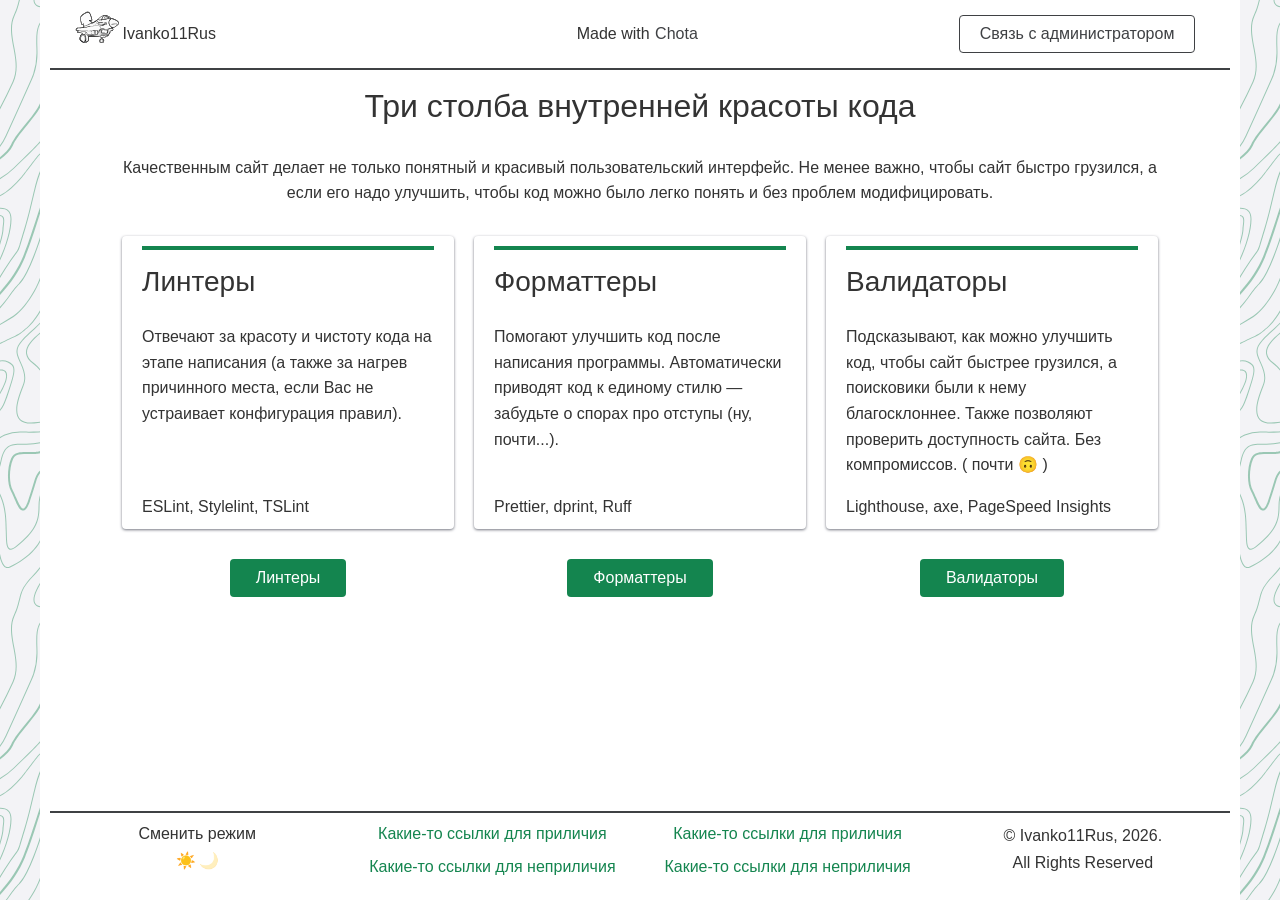
<file: index.html>
<!DOCTYPE html>
<html lang="ru">
<head>
    <meta charset="UTF-8">
    <meta name="viewport" content="width=device-width, initial-scale=1.0">
    <meta name="description" content="Сайт о линтерах, форматтерах и валидаторах — инструментах качества кода. Узнайте, как ESLint, Prettier, Lighthouse делают ваш код чище и быстрее.">
    <link rel="stylesheet" href="css/chota.css">
    <link rel="stylesheet" href="css/style.css">
    <link rel="stylesheet" href="css/bg-side-primary-color-relief.css">
    <title>Линтеры, форматтеры, валидаторы</title>
</head>
<body>
    <div id="header-placeholder"></div>


    <main class="container main-content">
        <div class="container">
            <div class="row">
                <header>
                    <div class="col text-center">
                        <h1 class="text-center">Три столба внутренней красоты кода</h1>
                        <span class="intro"> Качественным сайт делает не только понятный и красивый пользовательский интерфейс. Не менее важно, чтобы сайт быстро грузился, а если его надо улучшить, 
                        чтобы код можно было легко понять и без проблем модифицировать. </span>
                    </div>
                </header>
            </div>

            <!-- Строка с тремя основными разделами (только карточки) -->
            <div class="row stretch-childs">
                <div class="col">
                    <div class="card stretch-childs cards-all">
                        <h2>Линтеры</h2>
                        <p>Отвечают за красоту и чистоту кода на этапе написания (а также за нагрев причинного места, если Вас не устраивает конфигурация правил).</p>
                        <p class="card-footer">ESLint, Stylelint, TSLint</p>
                    </div>
                </div>
                <div class="col">
                    <div class="card stretch-childs cards-all">
                        <h2>Форматтеры</h2>
                        <p>Помогают улучшить код после написания программы. Автоматически приводят код к единому стилю — забудьте о спорах про отступы (ну, почти...).</p>
                        <p class="card-footer">Prettier, dprint, Ruff</p>
                    </div>
                </div>
                <div class="col">
                    <div class="card stretch-childs cards-all">
                        <h2>Валидаторы</h2>
                        <p>Подсказывают, как можно улучшить код, чтобы сайт быстрее грузился, а поисковики были к нему благосклоннее. Также позволяют проверить доступность сайта. Без компромиссов. ( почти 🙃 )</p>
                        <p class="card-footer">Lighthouse, axe, PageSpeed Insights</p>
                    </div>
                </div>
            </div>

            <!-- Новый ряд с кнопками (под карточками) -->
            <div class="row" style="margin-top: 2rem;">
                <div class="col text-center">
                    <a href="pages/linters.html" class="button primary">Линтеры</a>
                </div>
                <div class="col text-center">
                    <a href="pages/formattors.html" class="button primary">Форматтеры</a>
                </div>
                <div class="col text-center">
                    <a href="pages/validators.html" class="button primary">Валидаторы</a>
                </div>
            </div>
        </div>
    </main>

    <div id="footer-placeholder"></div>
    
    <script>window.rootPath = '.';</script>
    <script src="js/main.js"></script>
</body>
</html>
</file>
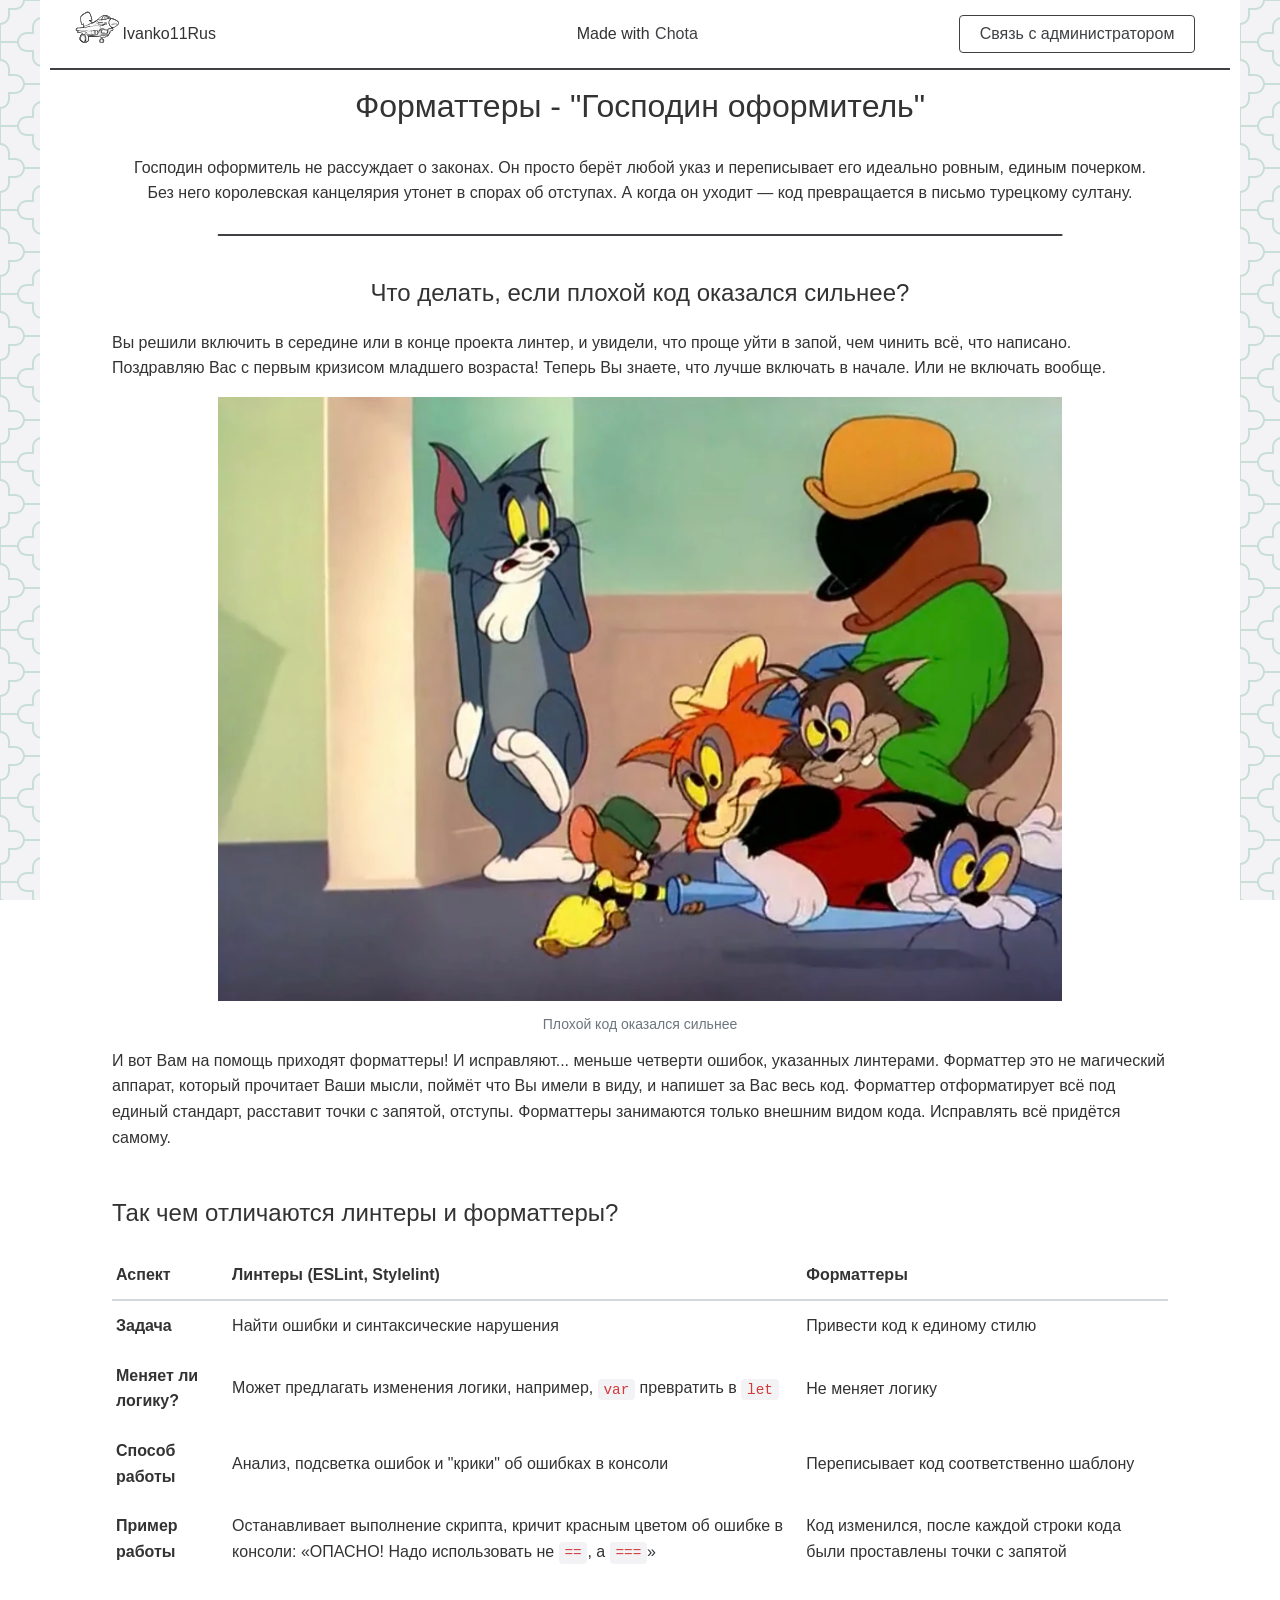
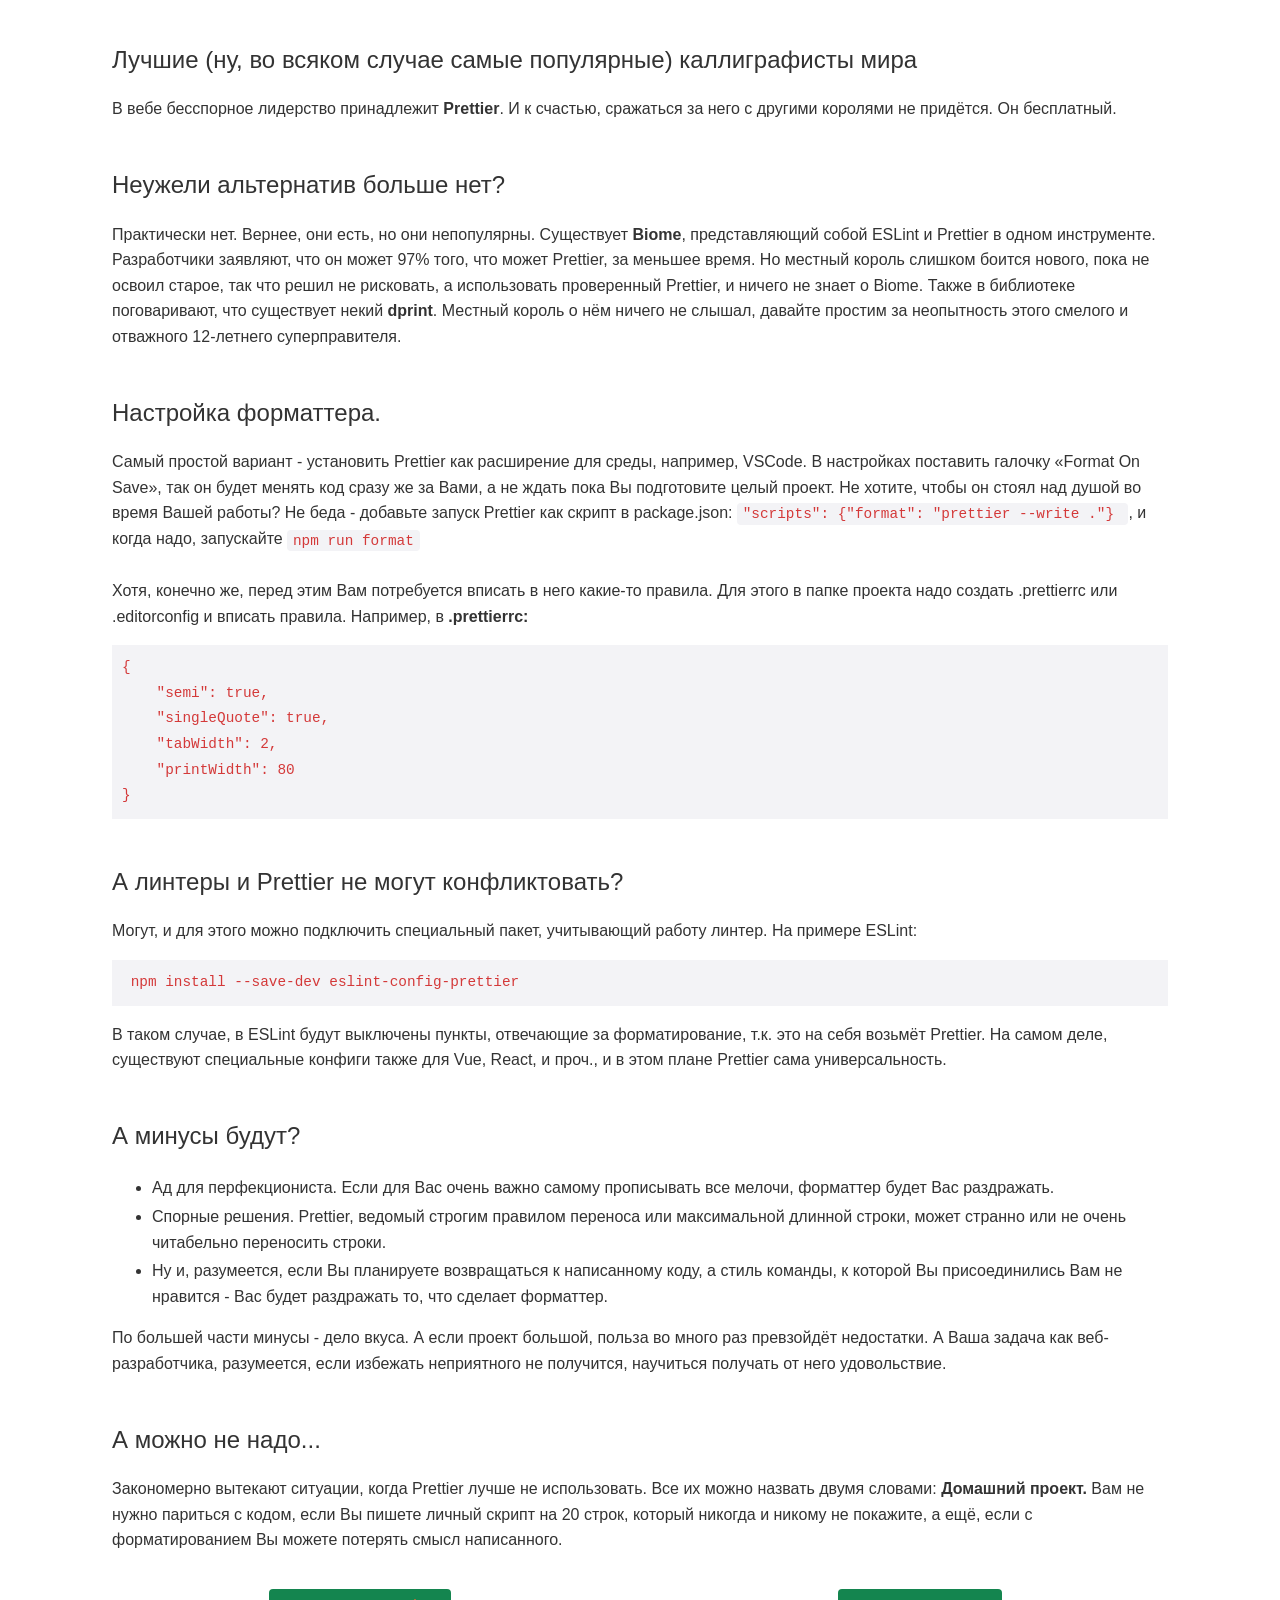
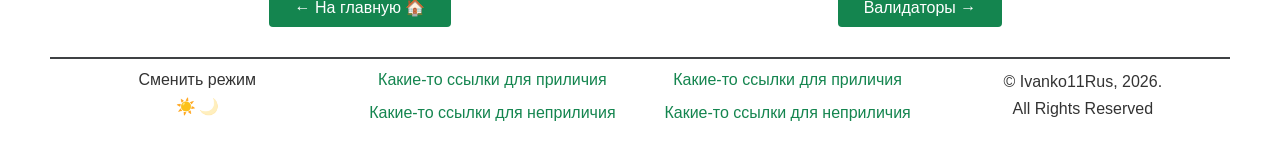
<file: pages/formattors.html>
<!DOCTYPE html>
<html lang="ru">
<head>
    <meta charset="UTF-8">
    <meta name="viewport" content="width=device-width, initial-scale=1.0">
    <meta name="description" content="Страница о форматтерах: Узнайте, как Prettier помогает тратить меньше времени на разработку сайта">
    <link rel="stylesheet" href="../css/chota.css">
    <link rel="stylesheet" href="../css/style.css">
    <link rel="stylesheet" href="../css/bg-side-primary-color-rounded-plus-connected.css">
    <title>Форматтеры - "Господин оформитель"</title>
</head>
<body>
    <div id="header-placeholder"></div>

    <main class="container main-content" style="margin-bottom: 2rem;">
         <div class="container">
            
            <div class="row">
                <div class="description">
                    <div class="col text-center">
                        <h1 class="text-center">Форматтеры - "Господин оформитель"</h1>
                        <span class="intro"> 
                            Господин оформитель не рассуждает о законах. Он просто берёт любой указ и переписывает его идеально ровным, единым почерком. Без него королевская канцелярия утонет в спорах об отступах.
                            А когда он уходит — код превращается в письмо турецкому султану.
                        </span>
                    </div>
                </div>

                <div class="main-text">

                    <section>
                        <h3 class="text-center">
                            Что делать, если плохой код оказался сильнее?
                        </h3>
                        <p>
                            Вы решили включить в середине или в конце проекта линтер, и увидели, что проще уйти в запой, чем чинить всё, что написано. Поздравляю Вас с первым кризисом младшего возраста! Теперь Вы знаете, что лучше включать в начале.
                            Или не включать вообще.
                            <div style="text-align: center">
                                <img src="../assets/images/linters_n-bad-code-win.webp" alt="Плохой код победил разработчика" style="padding-top: 0rem; max-width: 80%; height: auto"> 
                                <div class="img-caption"> Плохой код оказался сильнее </div>
                            </div>
                            И вот Вам на помощь приходят форматтеры! И исправляют... меньше четверти ошибок, указанных линтерами. Форматтер это не магический аппарат, который прочитает Ваши мысли, поймёт что Вы имели в виду, и напишет за Вас весь код.  
                            Форматтер отформатирует всё под единый стандарт, расставит точки с запятой, отступы. Форматтеры занимаются только внешним видом кода. Исправлять всё придётся самому.
                            </p>
                    </section>

                    <section>
                        <h3>
                            Так чем отличаются линтеры и форматтеры?
                        </h3>
                        <p>
                            <div style="overflow-x: auto;">
                                <table>
                                    <thead>
                                        <th>Аспект</th>
                                        <th>Линтеры (ESLint, Stylelint)</th>
                                        <th>Форматтеры</th>
                                    </thead>
                                    <tbody>
                                        <tr>
                                            <td><b> Задача </b></td>
                                            <td>Найти ошибки и синтаксические нарушения</td>
                                            <td>Привести код к единому стилю</td>
                                        </tr>
                                        <tr>
                                            <td><b> Меняет ли логику? </b></td>
                                            <td>Может предлагать изменения логики, например, <code>var</code> превратить в <code>let</code> </td>
                                            <td>Не меняет логику</td>
                                        </tr>
                                        <tr>
                                            <td><b> Способ работы </b></td>
                                            <td>Анализ, подсветка ошибок и "крики" об ошибках в консоли</td>
                                            <td>Переписывает код соответственно шаблону</td>
                                        </tr>
                                        <tr>
                                            <td><b> Пример работы </b></td>
                                            <td> Останавливает выполнение скрипта, кричит красным цветом об ошибке в консоли: «ОПАСНО! Надо использовать не <code>==</code>, а <code>===</code>» </td>
                                            <td> Код изменился, после каждой строки кода были проставлены точки с запятой </td>
                                        </tr>
                                    </tbody>
                                </table>
                            </div>
                        </p>
                    </section>

                    <section>
                        <h3>
                            Лучшие (ну, во всяком случае самые популярные) каллиграфисты мира
                        </h3>
                        <p>
                            В вебе бесспорное лидерство принадлежит <b>Prettier</b>. И к счастью, сражаться за него с другими королями не придётся. Он бесплатный.
                        </p>
                    </section>

                    <section>
                        <h3>
                            Неужели альтернатив больше нет?
                        </h3>
                        <p>
                            Практически нет. Вернее, они есть, но они непопулярны. Существует <b>Biome</b>, представляющий собой ESLint и Prettier в одном инструменте. Разработчики заявляют, что он может 97% того, что может Prettier,
                            за меньшее время. Но местный король слишком боится нового, пока не освоил старое, так что решил не рисковать, а использовать проверенный Prettier, и ничего не знает о Biome.
                            Также в библиотеке поговаривают, что существует некий <b>dprint</b>. Местный король о нём ничего не слышал, давайте простим за неопытность этого смелого и отважного 12-летнего суперправителя.
                        </p>
                    </section>

                    <section>
                        <h3>
                            Настройка форматтера.
                        </h3>
                        <p>
                            Самый простой вариант - установить Prettier как расширение для среды, например, VSCode. В настройках поставить галочку «Format On Save», так он будет менять код сразу же за Вами, а не ждать пока Вы подготовите целый проект. 
                            Не хотите, чтобы он стоял над душой во время Вашей работы? Не беда - добавьте запуск Prettier как скрипт в package.json: <code>"scripts": {"format": "prettier --write ."} </code>, 
                            и когда надо, запускайте <code>npm run format</code>
                            <br><br>
                            Хотя, конечно же, перед этим Вам потребуется вписать в него какие-то правила. Для этого в папке проекта надо создать .prettierrc или .editorconfig и вписать правила. Например, в <b>.prettierrc:</b>
<pre><code>{
    "semi": true,
    "singleQuote": true,
    "tabWidth": 2,
    "printWidth": 80
}</code></pre>
                        </p>
                    </section>

                    <section>
                        <h3>
                            А линтеры и Prettier не могут конфликтовать?
                        </h3>
                        <p>
                            Могут, и для этого можно подключить специальный пакет, учитывающий работу линтер. На примере ESLint: <pre><code> npm install --save-dev eslint-config-prettier </code></pre>
                            В таком случае, в ESLint будут выключены пункты, отвечающие за форматирование, т.к. это на себя возьмёт Prettier. 
                            На самом деле, существуют специальные конфиги также для Vue, React, и проч., и в этом плане Prettier сама универсальность.
                        </p>
                    </section>

                    <section>
                        <h3>
                            А минусы будут?
                        </h3>
                        <p>
                            <ul>
                                <li>Ад для перфекциониста. Если для Вас очень важно самому прописывать все мелочи, форматтер будет Вас раздражать.</li>
                                <li>Спорные решения. Prettier, ведомый строгим правилом переноса или максимальной длинной строки, может странно или не очень читабельно переносить строки. </li>
                                <li>Ну и, разумеется, если Вы планируете возвращаться к написанному коду, а стиль команды, к которой Вы присоединились Вам не нравится - Вас будет раздражать то, что сделает форматтер.</li>
                            </ul>
                            По большей части минусы - дело вкуса. А если проект большой, польза во много раз превзойдёт недостатки. А Ваша задача как веб-разработчика, разумеется, если избежать неприятного не получится,
                            научиться получать от него удовольствие.

                        </p>
                    </section>

                    <section>
                        <h3>
                            А можно не надо...
                        </h3>
                        <p>
                            Закономерно вытекают ситуации, когда Prettier лучше не использовать. Все их можно назвать двумя словами: <b> Домашний проект.</b> Вам не нужно париться с кодом, если Вы пишете личный скрипт на 20 строк, который никогда и никому
                            не покажите, а ещё, если с форматированием Вы можете потерять смысл написанного.
                        </p>
                    </section>


                </div>
            </div>

        </div> 

        

        <!-- кнопки -->
        <div class="row" style="margin-top: 2rem;">
            <div class="col text-center">
                <a href="../index.html" class="button primary">← На главную 🏠</a>
            </div>
            <div class="col text-center">
                <a href="validators.html" class="button primary">Валидаторы →</a>
            </div>
        </div>

        <!-- думал сделать третью кнопку, но мне показалось, что красота теряется, лучше сделаю практику одной страницей.
        <div class="row" style="margin-top: 2rem;">
            <div class="col text-center">
                <a href="/formattors-practik.html" class="button primary button-vertical">
                    <span class="button-text">Форматтеры на практике</span>
                    <span class="button-arrow">↓</span>
                </a>
            </div>
        </div>
        -->
    </main>
    
    <div id="footer-placeholder"></div>
    <script>window.rootPath = '..';</script>
    <script src="../js/main.js"></script>
</body>
</html>
</file>
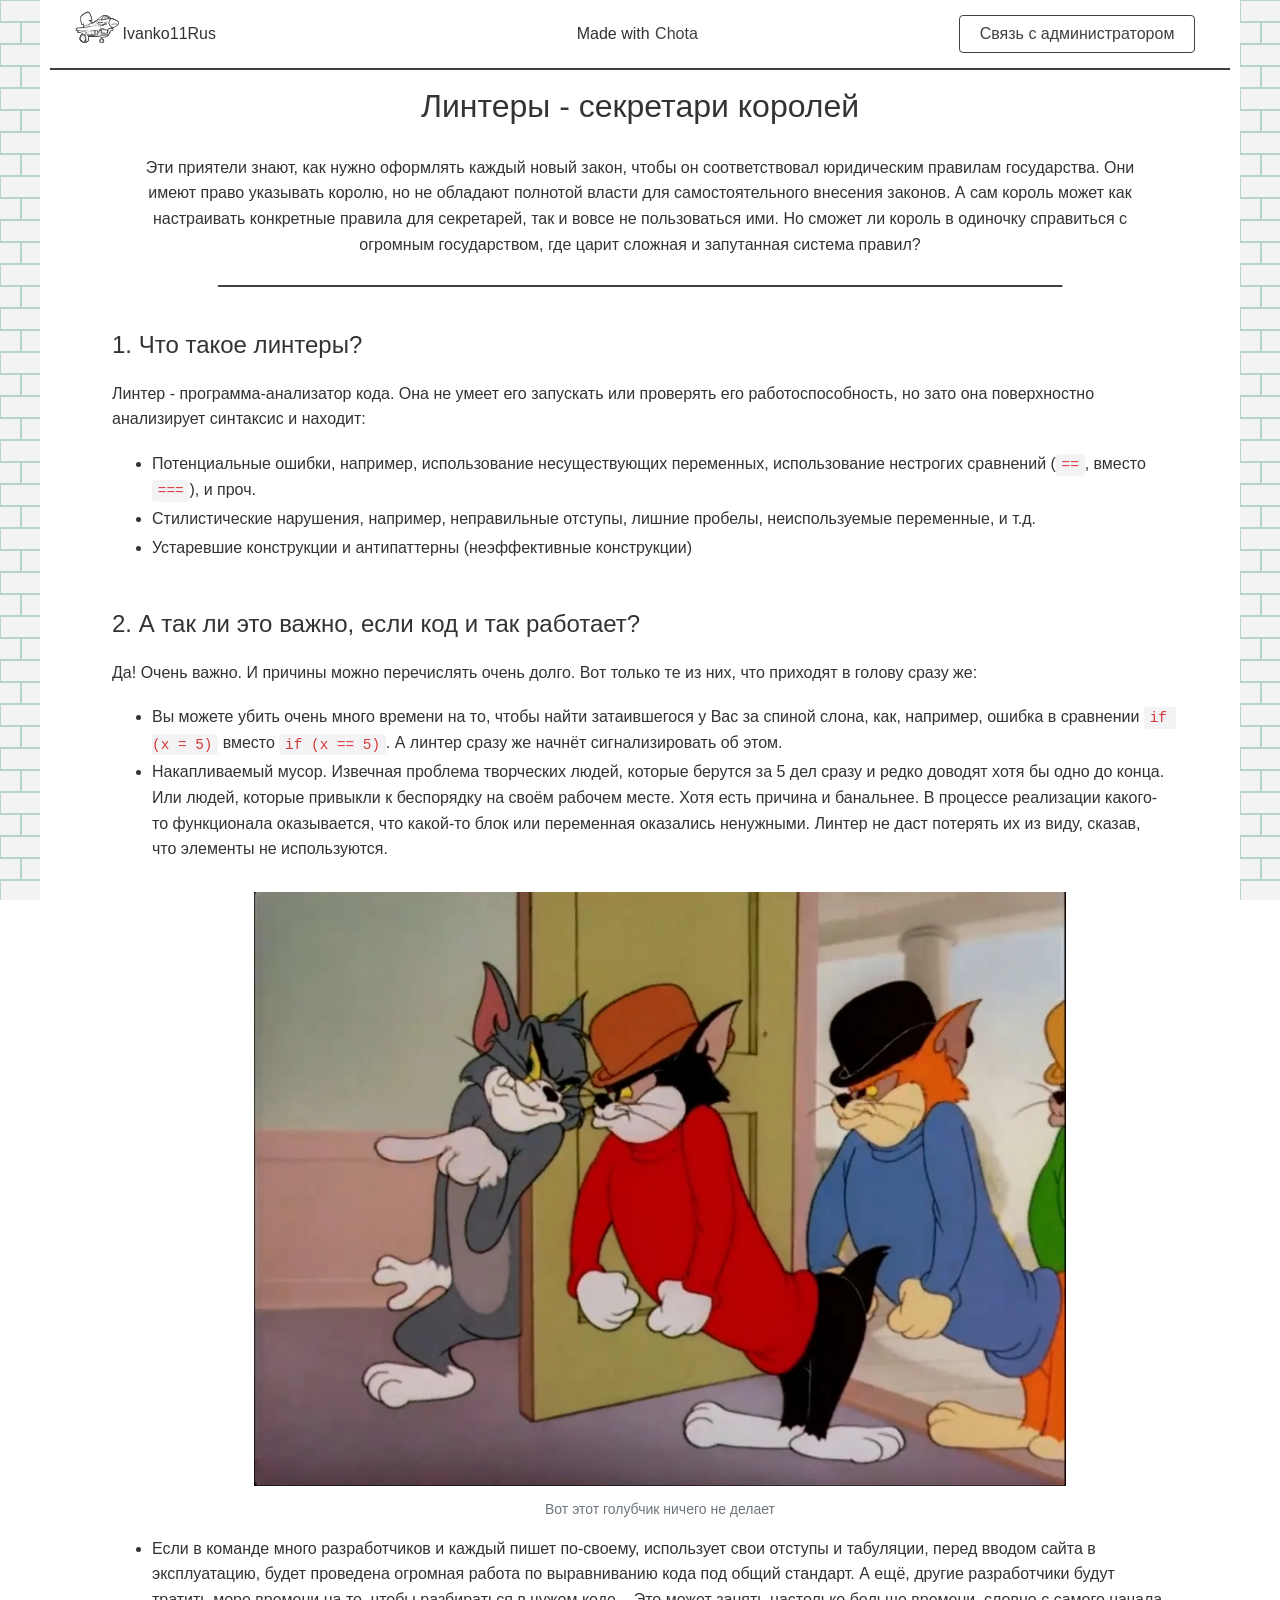
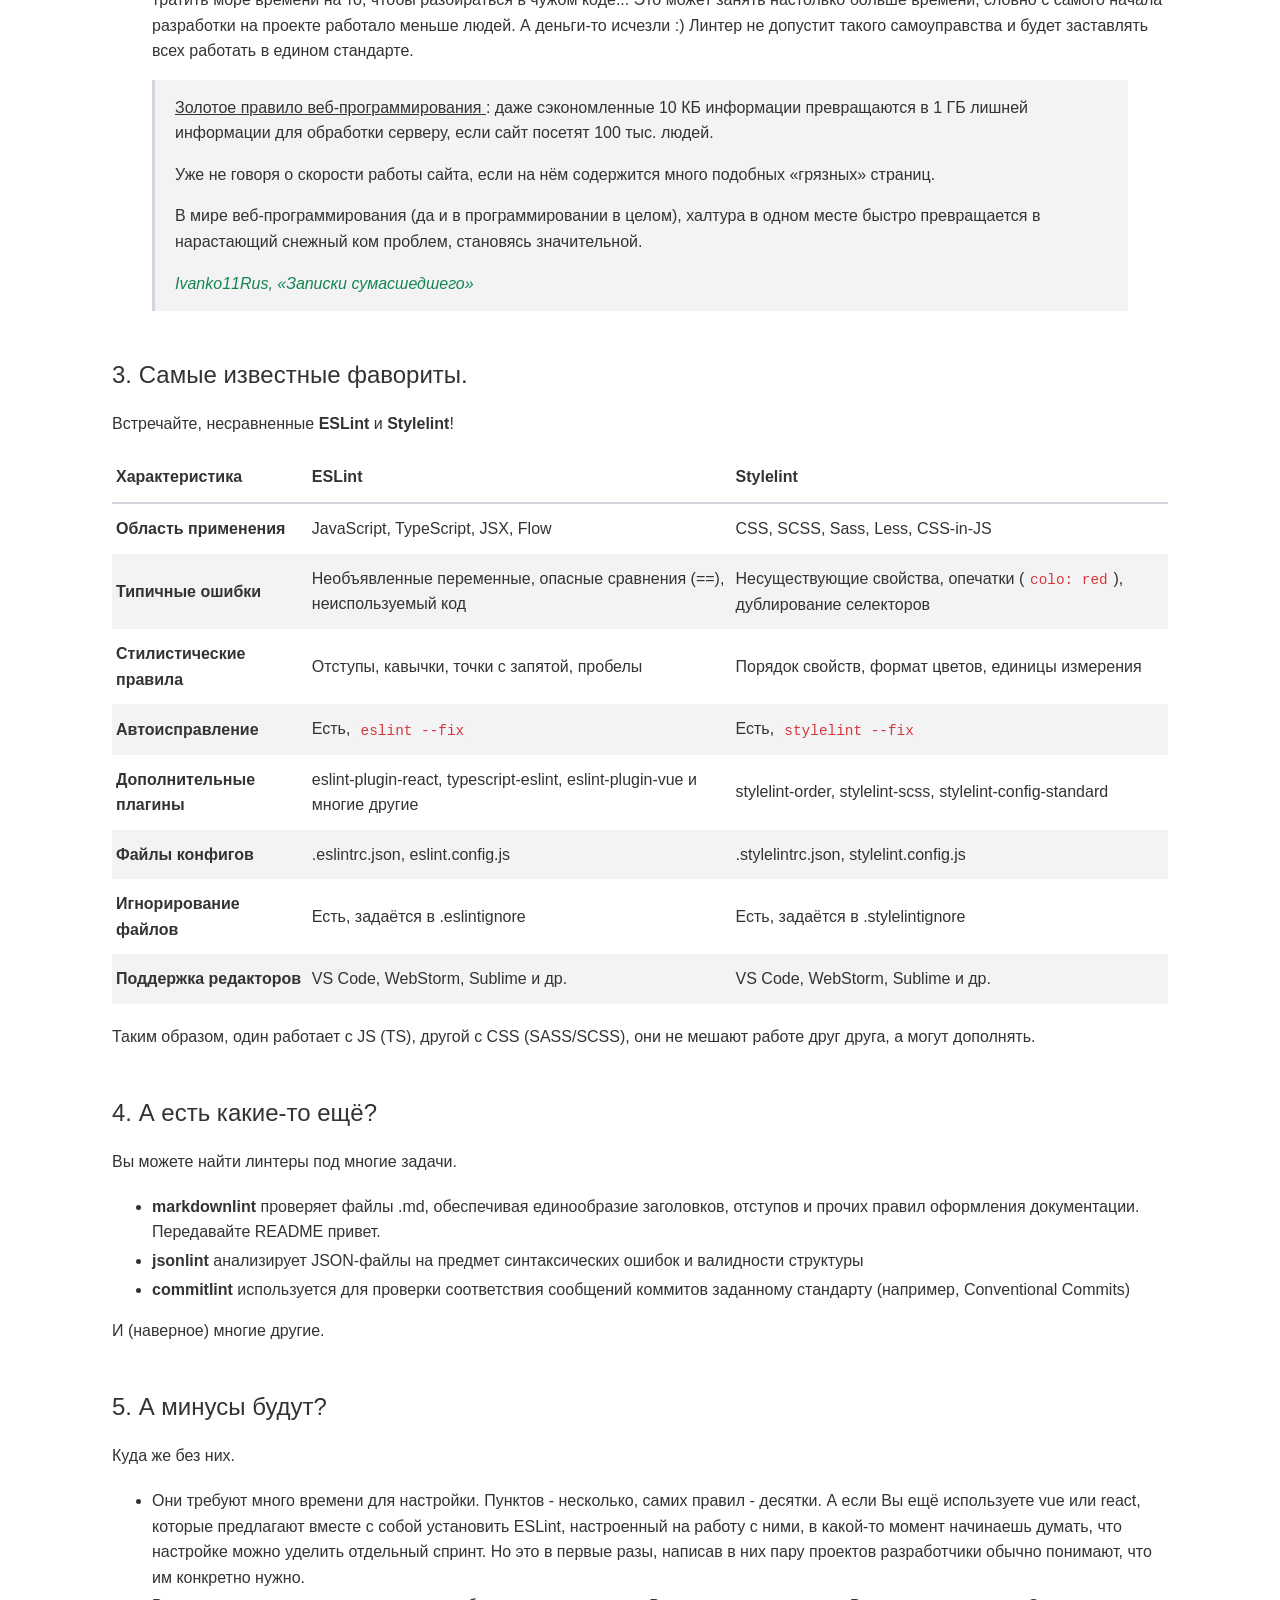
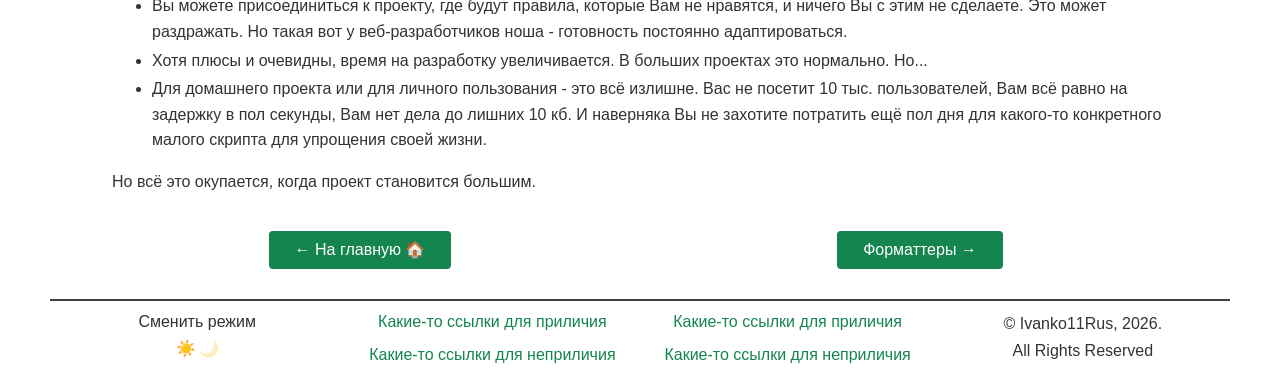
<file: pages/linters.html>
<!DOCTYPE html>
<html lang="ru">
<head>
    <meta charset="UTF-8">
    <meta name="viewport" content="width=device-width, initial-scale=1.0">
    <meta name="description" content="Страница о линтерах: Узнайте, как ESLint делают ваш код чище и быстрее.">
    <link rel="stylesheet" href="../css/chota.css">
    <link rel="stylesheet" href="../css/style.css">
    <link rel="stylesheet" href="../css/bg-side-primary-color-bricks.css">
    <title>Линтеры - секретари королей</title>
</head>
<body>
    <div id="header-placeholder"></div>

    <main class="container main-content" style="margin-bottom: 2rem;">
        <div class="container">
            
            <div class="row">
                <div class="description">
                    <div class="col text-center">
                        <h1 class="text-center">Линтеры - секретари королей</h1>
                        <span class="intro"> 
                            Эти приятели знают, как нужно оформлять каждый новый закон, чтобы он соответствовал юридическим правилам государства. Они имеют право указывать королю,
                            но не обладают полнотой власти для самостоятельного внесения законов. А сам король может как настраивать конкретные правила для секретарей, так и вовсе не пользоваться ими.
                            Но сможет ли король в одиночку справиться с огромным государством, где царит сложная и запутанная система правил?
                        </span>
                    </div>
                </div>

                <div class="main-text">

                    <section>
                        <h3>
                            1. Что такое линтеры?
                        </h3>
                        <p>
                            Линтер - программа-анализатор кода. Она не умеет его запускать или проверять его работоспособность, но зато она поверхностно анализирует синтаксис и находит:
                            <ul>
                                <li>Потенциальные ошибки, например, использование несуществующих переменных, использование нестрогих сравнений (<code>==</code>, вместо <code>===</code>), и проч.</li>
                                <li>Стилистические нарушения, например, неправильные отступы, лишние пробелы, неиспользуемые переменные, и т.д.</li>
                                <li>Устаревшие конструкции и антипаттерны (неэффективные конструкции)</li>

                            </ul>
                        </p>
                    </section>

                    <section>
                        <h3>
                            2. А так ли это важно, если код и так работает?
                        </h3>
                        <p>
                            Да! Очень важно. И причины можно перечислять очень долго. Вот только те из них, что приходят в голову сразу же:
                            <ul>
                                <li>Вы можете убить очень много времени на то, чтобы найти затаившегося у Вас за спиной слона, как, например, ошибка в сравнении <code>if (x = 5)</code> вместо <code>if (x == 5)</code>. А линтер сразу же начнёт сигнализировать об этом.</li>
                                <li>Накапливаемый мусор. Извечная проблема творческих людей, которые берутся за 5 дел сразу и редко доводят хотя бы одно до конца. Или людей, которые привыкли к беспорядку на своём рабочем месте. 
                                Хотя есть причина и банальнее. В процессе реализации какого-то функционала оказывается, что какой-то блок или переменная оказались ненужными. Линтер не даст потерять их из виду, сказав, что элементы не используются. 
                                <div style="text-align: center">
                                    <img src="../assets/images/linters_1-linter-shows-error.webp" alt="Линтер показывает разработчикам на ошибку" style="padding-top: 3rem; max-width: 80%; height: auto"> 
                                    <div class="img-caption"> Вот этот голубчик ничего не делает </div> <!-- Линтер показывает разработчикам на ошибку -->
                                </div>
                                </li>
                                <li>Если в команде много разработчиков и каждый пишет по-своему, использует свои отступы и табуляции, перед вводом сайта в эксплуатацию, будет проведена огромная работа по выравниванию кода под общий стандарт. А ещё, другие
                                    разработчики будут тратить море времени на то, чтобы разбираться в чужом коде... Это может занять настолько больше времени, словно с самого начала разработки на проекте работало меньше людей. А деньги-то исчезли :)
                                    Линтер не допустит такого самоуправства и будет заставлять всех работать в едином стандарте.
                                </li>
                            </ul>
                            <blockquote>
                                <p> <span style="text-decoration: underline;">Золотое правило веб-программирования </span>: даже сэкономленные 10 КБ информации превращаются в 1 ГБ лишней информации для обработки серверу, если сайт посетят 100 тыс. людей. </p>
                                <p> Уже не говоря о скорости работы сайта, если на нём содержится много подобных «грязных» страниц. </p>
                                <p> В мире веб-программирования (да и в программировании в целом), халтура в одном месте быстро превращается в нарастающий снежный ком проблем, становясь значительной. </p>
                                <cite> <span class="text-primary">Ivanko11Rus, «Записки сумасшедшего»</span> </cite>
                            </blockquote>
                        </p>
                    </section>

                    <section>
                        <h3>
                           3. Самые известные фавориты.
                        </h3>
                        <p>
                            Встречайте, несравненные <b>ESLint</b> и <b>Stylelint</b>!

                            <div style="overflow-x: auto;">
                                <table class="striped">
                                    <thead>
                                        <tr>
                                            <th>Характеристика</th>
                                            <th>ESLint</th>
                                            <th>Stylelint</th>
                                        </tr>
                                    </thead>
                                    <tbody>

                                        <tr>
                                            <td><b> Область применения </b></td>
                                            <td>JavaScript, TypeScript, JSX, Flow</td>
                                            <td>CSS, SCSS, Sass, Less, CSS-in-JS</td>
                                        </tr>
                                        <tr>
                                            <td><b> Типичные ошибки </b></td>
                                            <td>Необъявленные переменные, опасные сравнения (==), неиспользуемый код </td>
                                            <td>Несуществующие свойства, опечатки (<code>colo: red</code>), дублирование селекторов</td>
                                        </tr>
                                        <tr>
                                            <td><b> Стилистические правила </b></td>
                                            <td>Отступы, кавычки, точки с запятой, пробелы</td>
                                            <td>Порядок свойств, формат цветов, единицы измерения</td>
                                        </tr>
                                        <tr>
                                            <td><b> Автоисправление </b></td>
                                            <td>Есть, <code>eslint --fix</code> </td>
                                            <td>Есть, <code>stylelint --fix</code> </td>
                                        </tr>
                                        <tr>
                                            <td><b> Дополнительные плагины </b></td>
                                            <td> eslint-plugin-react, typescript-eslint, eslint-plugin-vue и многие другие</td>
                                            <td> stylelint-order, stylelint-scss, stylelint-config-standard</td>
                                        </tr>
                                        <tr>
                                            <td><b> Файлы конфигов </b></td>
                                            <td>.eslintrc.json, eslint.config.js</td>
                                            <td>.stylelintrc.json, stylelint.config.js</td>
                                        </tr>
                                        <tr>
                                            <td><b> Игнорирование файлов </b></td>
                                            <td>Есть, задаётся в .eslintignore</td>
                                            <td>Есть, задаётся в .stylelintignore</td>
                                        </tr>
                                        <tr>
                                            <td><b> Поддержка редакторов </b></td>
                                            <td>VS Code, WebStorm, Sublime и др.</td>
                                            <td>VS Code, WebStorm, Sublime и др.</td>
                                        </tr>
                                        
                                    </tbody>
                                </table>
                            </div>
                            

                            Таким образом, один работает с JS (TS), другой с CSS (SASS/SCSS), они не мешают работе друг друга, а могут дополнять.
                            
                        </p>
                    </section>

                    <section>
                        <h3>
                           4. А есть какие-то ещё?
                        </h3>
                        <p>
                            Вы можете найти линтеры под многие задачи.
                            <ul>
                                <li><b>markdownlint</b> проверяет файлы .md, обеспечивая единообразие заголовков, отступов и прочих правил оформления документации. Передавайте README привет.</li>
                                <li><b>jsonlint</b> анализирует JSON-файлы на предмет синтаксических ошибок и валидности структуры</li>
                                <li><b>commitlint</b> используется для проверки соответствия сообщений коммитов заданному стандарту (например, Conventional Commits)</li>
                            </ul>
                            И (наверное) многие другие.
                        </p>
                    </section>

                    <section>
                        <h3>
                           5. А минусы будут?
                        </h3>
                        <p>
                            Куда же без них.
                            <ul>
                                <li>
                                    Они требуют много времени для настройки. Пунктов - несколько, самих правил - десятки. А если Вы ещё используете vue или react, которые предлагают вместе с собой установить ESLint, настроенный на работу с ними,
                                    в какой-то момент начинаешь думать, что настройке можно уделить отдельный спринт. Но это в первые разы, написав в них пару проектов разработчики обычно понимают, что им конкретно нужно.
                                </li>
                                <li>
                                    Вы можете присоединиться к проекту, где будут правила, которые Вам не нравятся, и ничего Вы с этим не сделаете. Это может раздражать. Но такая вот у веб-разработчиков ноша - готовность постоянно адаптироваться.
                                </li>
                                <li>
                                    Хотя плюсы и очевидны, время на разработку увеличивается. В больших проектах это нормально. Но... 
                                </li>
                                <li>
                                    Для домашнего проекта или для личного пользования - это всё излишне. Вас не посетит 10 тыс. пользователей, Вам всё равно на задержку в пол секунды, Вам нет дела до лишних 10 кб. И наверняка Вы не захотите потратить ещё
                                    пол дня для какого-то конкретного малого скрипта для упрощения своей жизни.
                                </li>
                            </ul>
                            Но всё это окупается, когда проект становится большим. 
                        </p>
                    </section>
                    
                </div>
            </div>

        </div>
        
        

        

        <!-- кнопки -->
        <div class="row" style="margin-top: 2rem;">
            <div class="col text-center">
                <a href="../index.html" class="button primary">← На главную 🏠</a>
            </div>
            <div class="col text-center">
                <a href="formattors.html" class="button primary">Форматтеры →</a>
            </div>
        </div>
        <!--  
        <div class="row" style="margin-top: 2rem;">
            <div class="col text-center">
                <a href="/linters-practik.html" class="button primary button-vertical">
                    <span class="button-text">Линтеры на практике</span>
                    <span class="button-arrow">↓</span>
                </a>
            </div>
        </div>
        -->
    </main>
    

    <div id="footer-placeholder"></div>
    <script>window.rootPath = '..';</script>
    <script src="../js/main.js"></script>
</body>
</html>
</file>
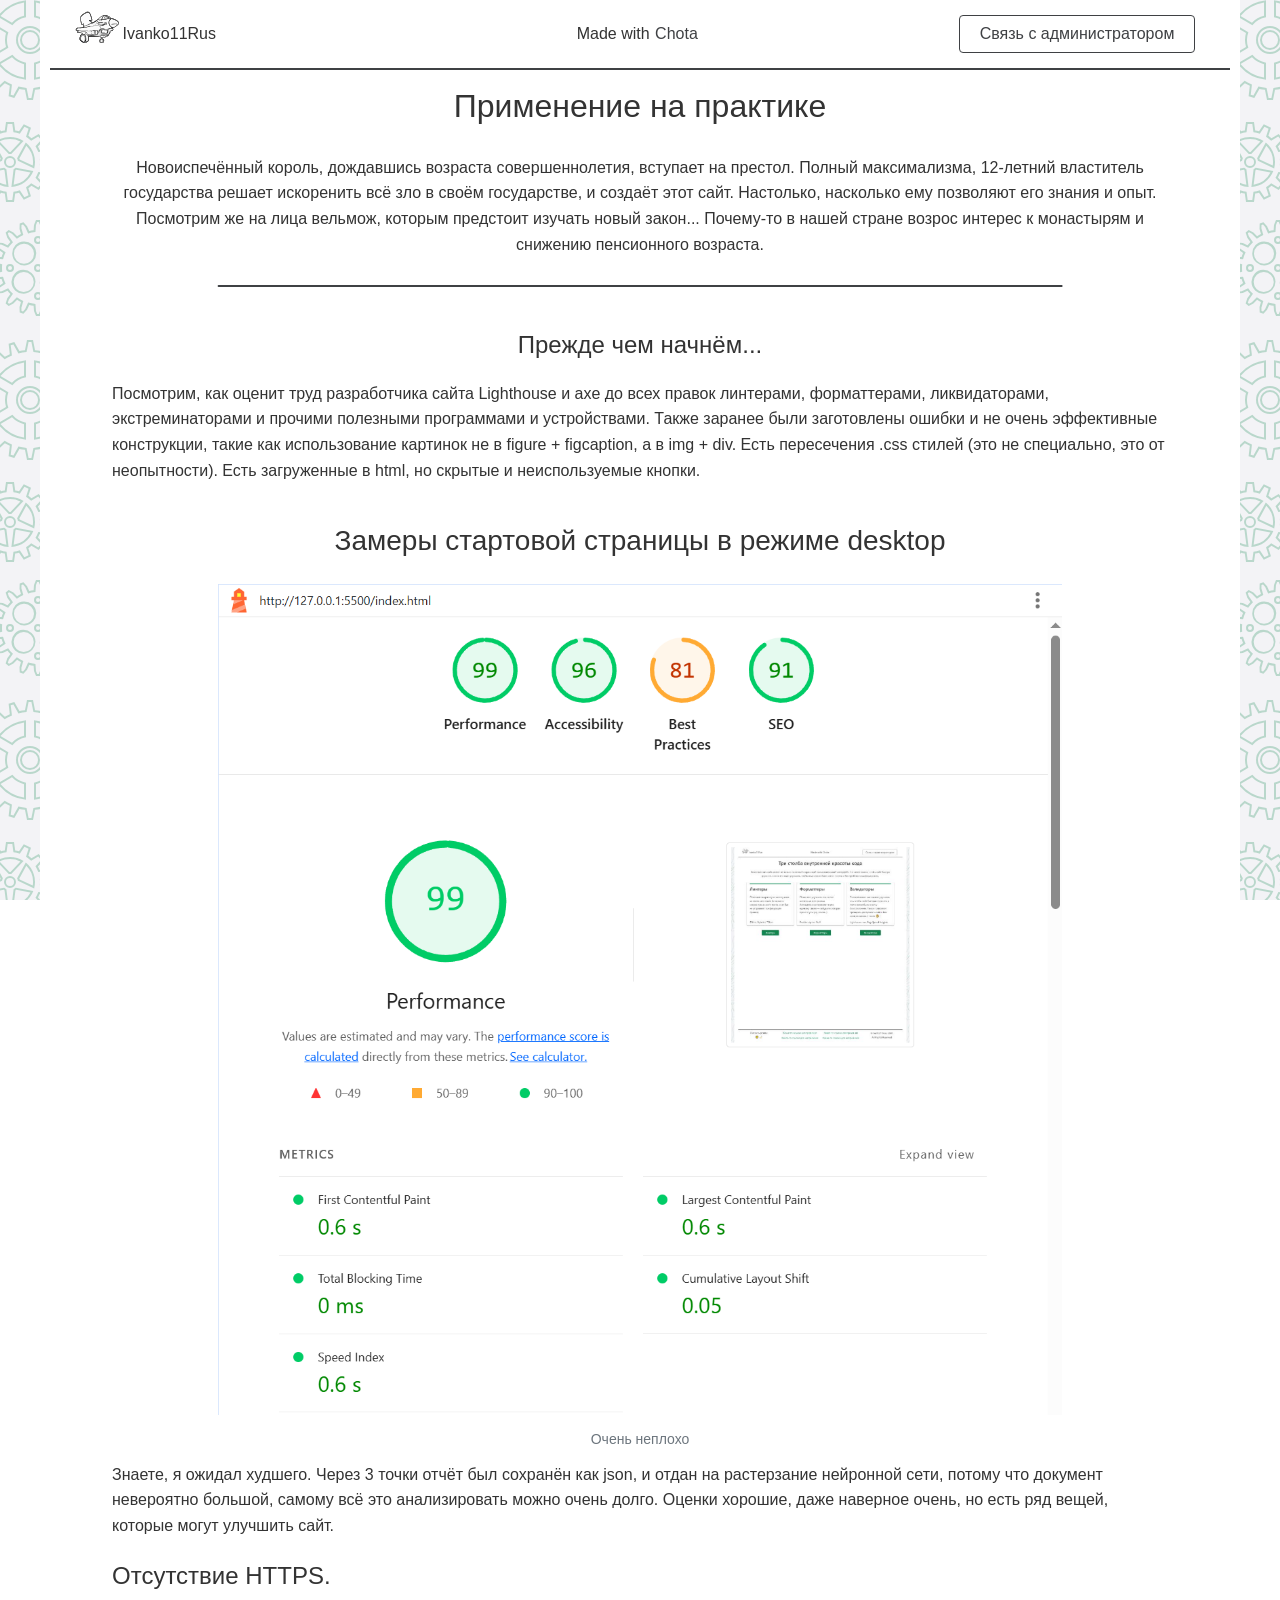
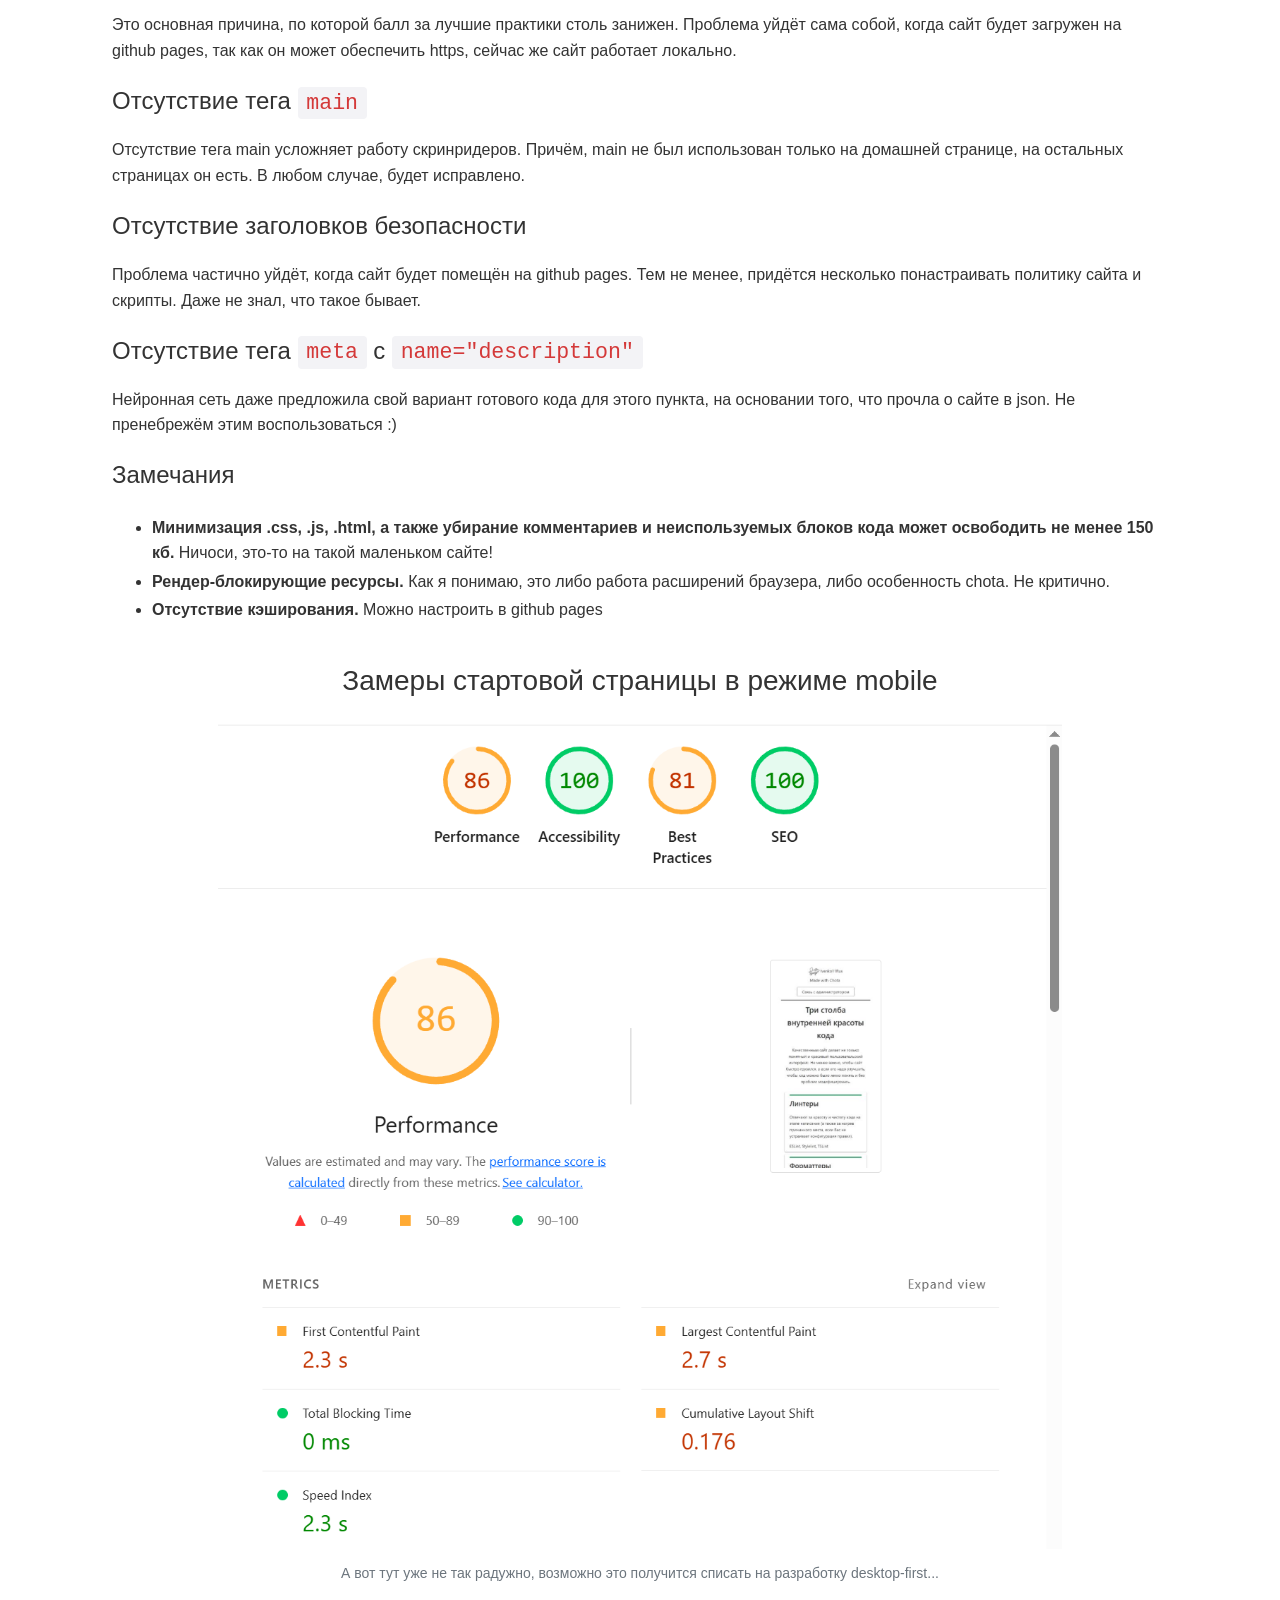
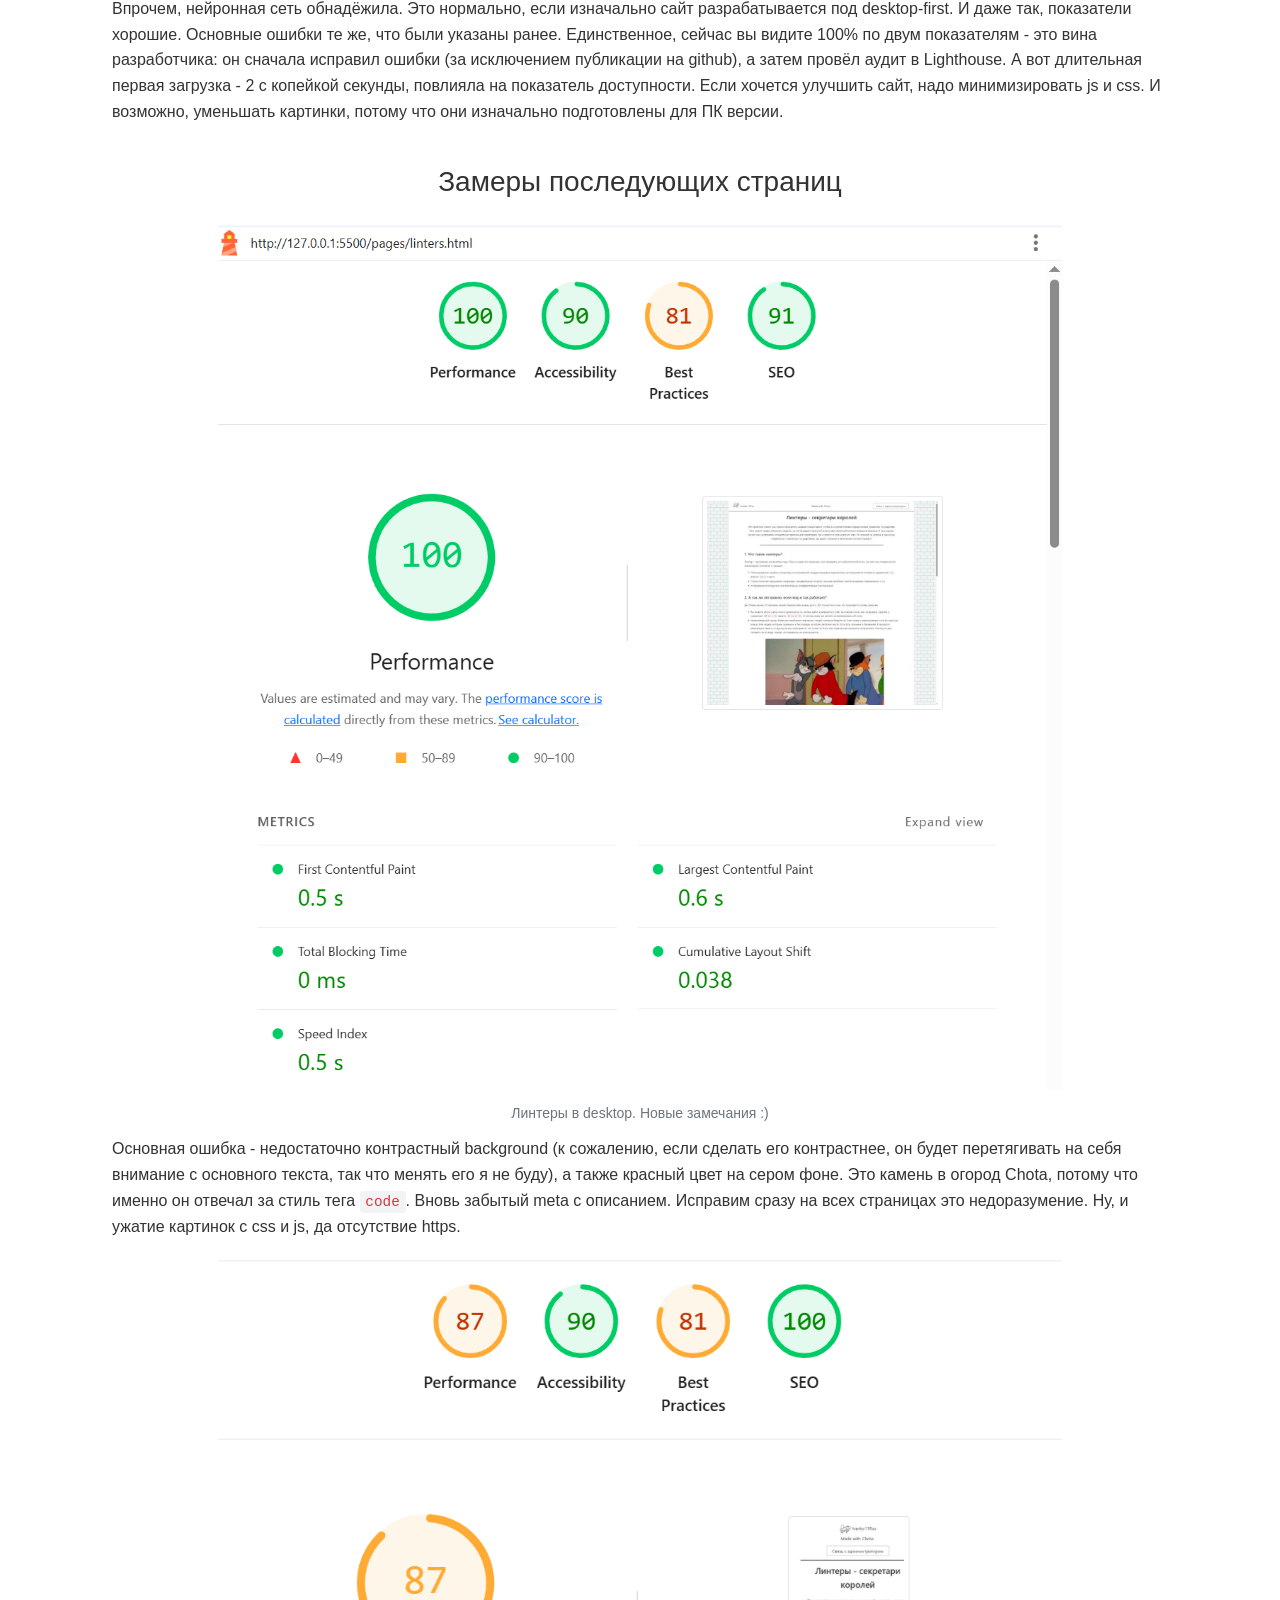
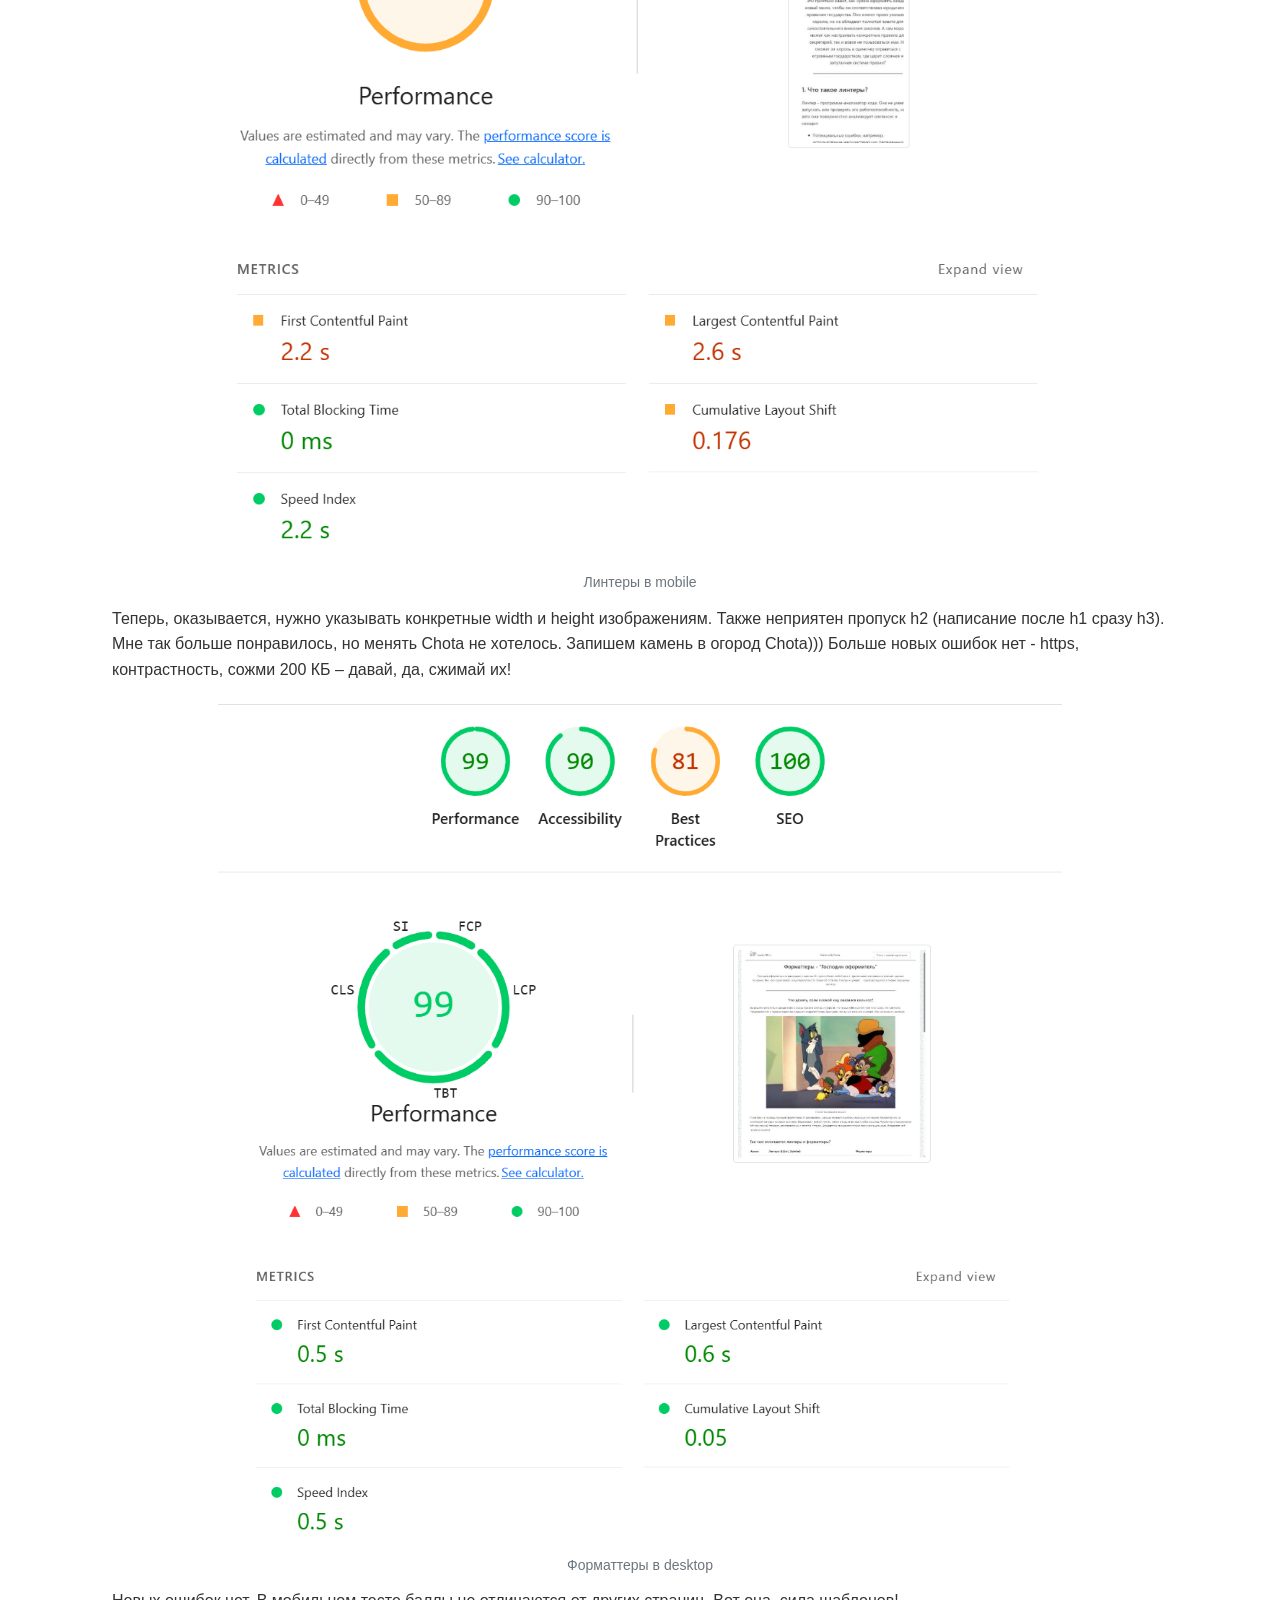
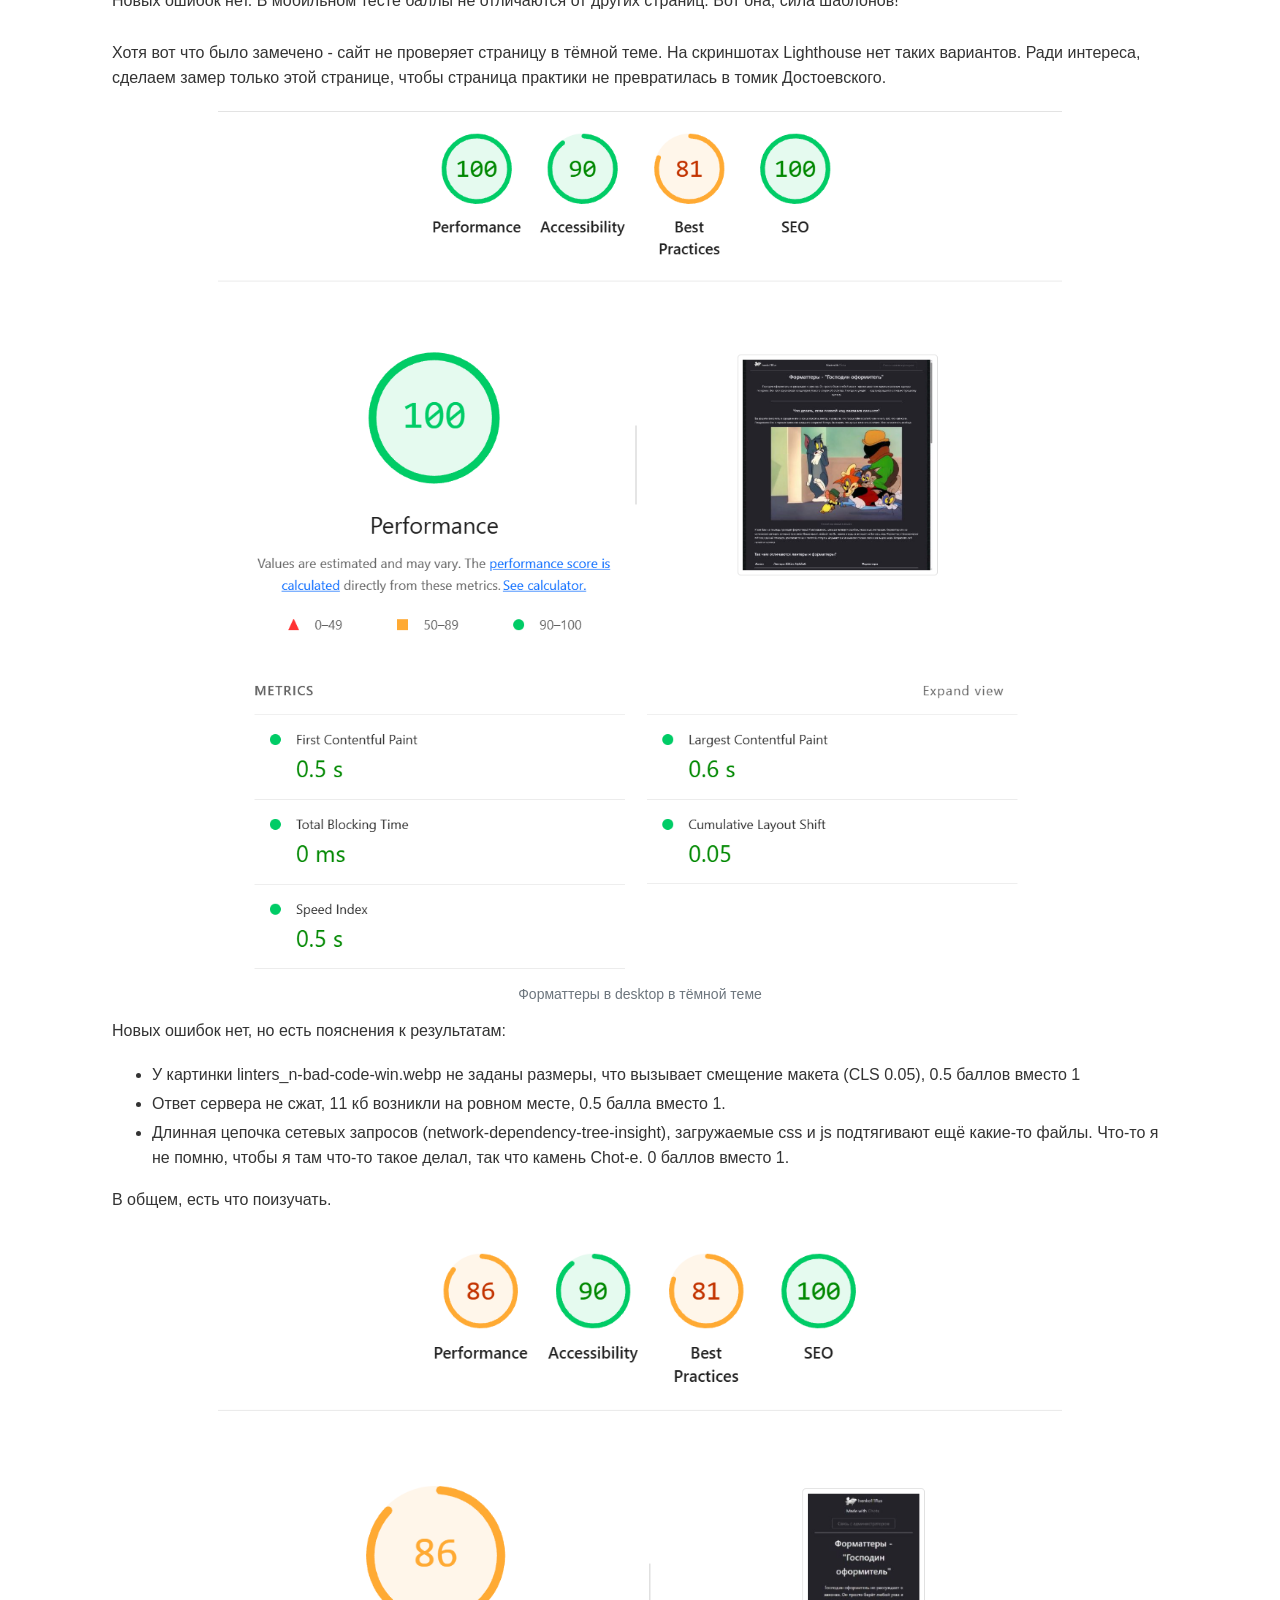
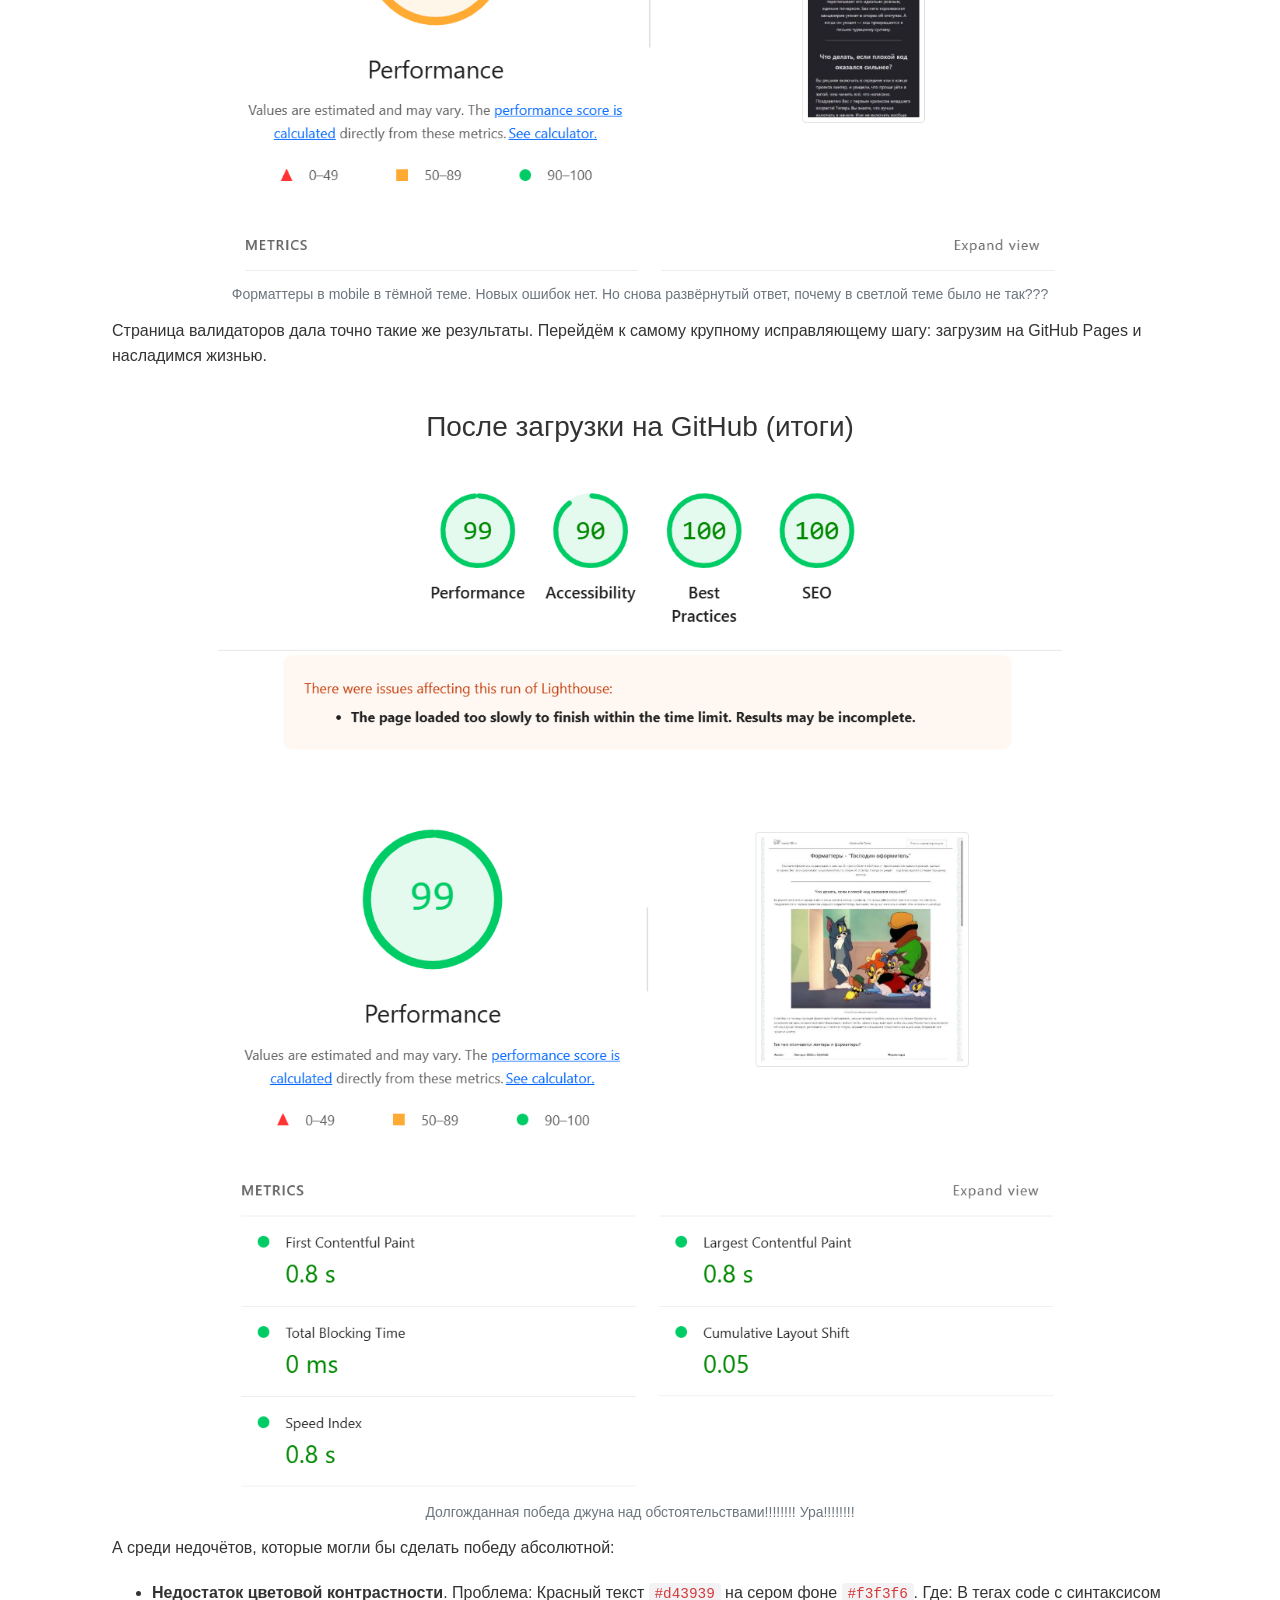
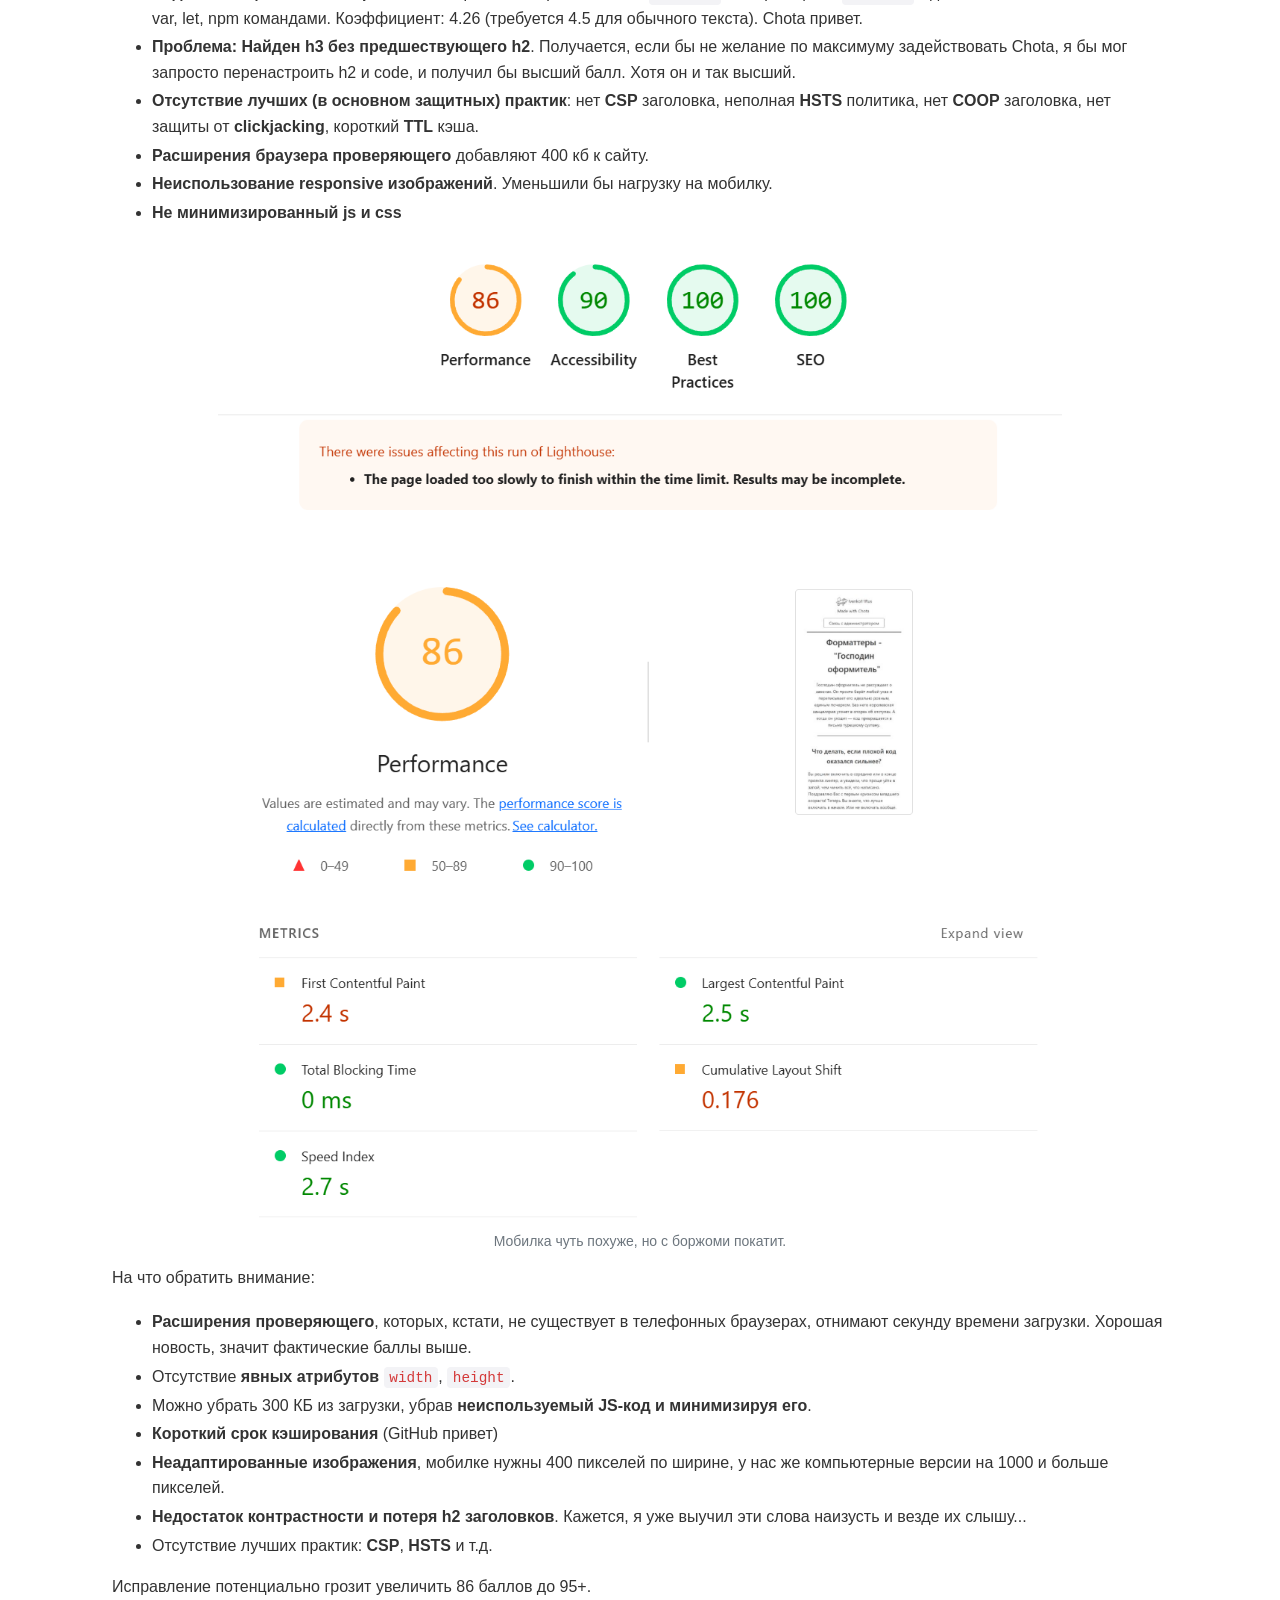
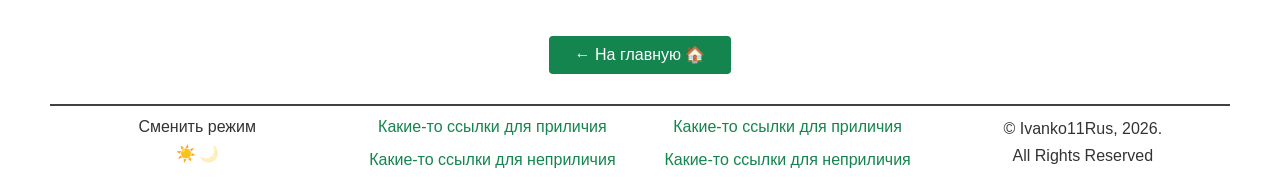
<file: pages/practice.html>
<!DOCTYPE html>
<html lang="ru">
<head>
    <meta charset="UTF-8">
    <meta name="viewport" content="width=device-width, initial-scale=1.0">
    <meta name="description" content="Страница практики: Применение Lighthouse на практике!">
    <link rel="stylesheet" href="../css/chota.css">
    <link rel="stylesheet" href="../css/style.css">
    <link rel="stylesheet" href="../css/bg-side-primary-color-cogs.css">
    <title>Применение Lighthouse на практике</title>
</head>
<body>
    <div id="header-placeholder"></div>

    <main class="container main-content" style="margin-bottom: 2rem;">
        <div class="container">

            <div class="row">
                <div class="description">
                    <div class="col text-center">
                        <h1 class="text-center">Применение на практике</h1>
                        <span class="intro"> 
                            Новоиспечённый король, дождавшись возраста совершеннолетия, вступает на престол. Полный максимализма, 12-летний властитель государства решает искоренить всё зло в своём государстве, и создаёт этот сайт.
                            Настолько, насколько ему позволяют его знания и опыт. Посмотрим же на лица вельмож, которым предстоит изучать новый закон... Почему-то в нашей стране возрос интерес к монастырям и снижению пенсионного возраста.
                        </span>
                    </div>
                </div>

                <div class="main-text">
                    
                    <section>
                        <h3 class="text-center"> Прежде чем начнём...</h3>
                        <p> Посмотрим, как оценит труд разработчика сайта Lighthouse и axe до всех правок линтерами, форматтерами, ликвидаторами, экстреминаторами и прочими полезными программами и устройствами. Также заранее были заготовлены ошибки и не очень
                        эффективные конструкции, такие как использование картинок не в figure + figcaption, а в img + div. Есть пересечения .css стилей (это не специально, это от неопытности). Есть загруженные в html, но скрытые и неиспользуемые кнопки. </p>
                    </section>

                    <section>
                        <h2 class="text-center"> Замеры стартовой страницы в режиме desktop</h2>
                        <p> 
                            <div style="text-align: center; margin-top: 2rem;">
                                <img src="../assets/tests/Practice_1_1_desktop.png" alt="Тест Lighthouse стартовой страницы в режиме desktop" style="padding-top: 0rem; max-width: 80%; height: auto"> 
                                <div class="img-caption"> Очень неплохо </div>
                            </div>
                            Знаете, я ожидал худшего. Через 3 точки отчёт был сохранён как json, и отдан на растерзание нейронной сети, потому что документ невероятно большой, самому всё это анализировать можно очень долго.
                            Оценки хорошие, даже наверное очень, но есть ряд вещей, которые могут улучшить сайт.
                        

                            <h3>Отсутствие HTTPS.</h3>
                            Это основная причина, по которой балл за лучшие практики столь занижен. Проблема уйдёт сама собой, когда сайт будет загружен на github pages, так как он может обеспечить https, сейчас же сайт работает локально.

                            <h3>Отсутствие тега <code>main</code></h3>
                            Отсутствие тега main усложняет работу скринридеров. Причём, main не был использован только на домашней странице, на остальных страницах он есть. В любом случае, будет исправлено.

                            <h3>Отсутствие заголовков безопасности</h3>
                            Проблема частично уйдёт, когда сайт будет помещён на github pages. Тем не менее, придётся несколько понастраивать политику сайта и скрипты. Даже не знал, что такое бывает.

                            <h3>Отсутствие тега <code>meta</code> с <code>name="description"</code></h3>
                            Нейронная сеть даже предложила свой вариант готового кода для этого пункта, на основании того, что прочла о сайте в json. Не пренебрежём этим воспользоваться :)

                            <h3> Замечания </h3>
                            <ul>
                                <li> <b>Минимизация .css, .js, .html, а также убирание комментариев и неиспользуемых блоков кода может освободить не менее 150 кб.</b> Ничоси, это-то на такой маленьком сайте! </li>
                                <li> <b>Рендер-блокирующие ресурсы.</b> Как я понимаю, это либо работа расширений браузера, либо особенность chota. Не критично. </li>
                                <li> <b>Отсутствие кэширования.</b> Можно настроить в github pages</li>
                            </ul>
                        </p>
                    </section>

                    <section>
                        <h2 class="text-center"> Замеры стартовой страницы в режиме mobile</h2>
                        <p> 
                            <div style="text-align: center; margin-top: 2rem;">
                                <img src="../assets/tests/Practice_1_2_mobile.png" alt="Тест Lighthouse стартовой страницы в режиме mobile" style="padding-top: 0rem; max-width: 80%; height: auto"> 
                                <div class="img-caption"> А вот тут уже не так радужно, возможно это получится списать на разработку desktop-first... </div>
                            </div>
                            
                            Впрочем, нейронная сеть обнадёжила. Это нормально, если изначально сайт разрабатывается под desktop-first. И даже так, показатели хорошие. Основные ошибки те же, что были указаны ранее. Единственное, сейчас
                            вы видите 100% по двум показателям - это вина разработчика: он сначала исправил ошибки (за исключением публикации на github), а затем провёл аудит в Lighthouse. А вот длительная первая загрузка - 2 с копейкой секунды,
                            повлияла на показатель доступности. Если хочется улучшить сайт, надо минимизировать js и css. И возможно, уменьшать картинки, потому что они изначально подготовлены для ПК версии. 
                        </p>
                    </section>

                    <section>
                        <h2 class="text-center"> Замеры последующих страниц</h2>
                        <p> 
                            <div style="text-align: center; margin-top: 2rem;">
                                <img src="../assets/tests/Practice_2_1_desktop.png" alt="Тест Lighthouse страницы линтеров в режиме desktop" style="padding-top: 0rem; max-width: 80%; height: auto"> 
                                <div class="img-caption"> Линтеры в desktop. Новые замечания :) </div>
                            </div>
                            
                            Основная ошибка - недостаточно контрастный background (к сожалению, если сделать его контрастнее, он будет перетягивать на себя внимание с основного текста, так что менять его я не буду), а также красный цвет на сером фоне. 
                            Это камень в огород Chota, потому что именно он отвечал за стиль тега <code>code</code>. Вновь забытый meta с описанием. Исправим сразу на всех страницах это недоразумение. Ну, и ужатие картинок с css и js, да отсутствие https.

                            <div style="text-align: center; margin-top: 2rem;">
                                <img src="../assets/tests/Practice_2_2_mobile.png" alt="Тест Lighthouse страницы линтеров в режиме mobile" style="padding-top: 0rem; max-width: 80%; height: auto"> 
                                <div class="img-caption"> Линтеры в mobile </div>
                            </div>

                            Теперь, оказывается, нужно указывать конкретные width и height изображениям. Также неприятен пропуск h2 (написание после h1 сразу h3). Мне так больше понравилось, но менять Chota не хотелось. Запишем камень в огород Chota))) 
                            Больше новых ошибок нет - https, контрастность, сожми 200 КБ – давай, да, сжимай их!

                            <div style="text-align: center; margin-top: 2rem;">
                                <img src="../assets/tests/Practice_3_1_desktop.png" alt="Тест Lighthouse страницы форматтеров в режиме desktop" style="padding-top: 0rem; max-width: 80%; height: auto"> 
                                <div class="img-caption"> Форматтеры в desktop </div>
                            </div>

                            Новых ошибок нет. В мобильном тесте баллы не отличаются от других страниц. Вот она, сила шаблонов! 
                            <br><br>
                            Хотя вот что было замечено - сайт не проверяет страницу в тёмной теме. На скриншотах Lighthouse нет таких вариантов. Ради интереса, сделаем замер только этой странице, чтобы страница практики не превратилась
                            в томик Достоевского.

                            <div style="text-align: center; margin-top: 2rem;">
                                <img src="../assets/tests/Practice_3_3_desktop.png" alt="Тест Lighthouse страницы форматтеров в режиме desktop в тёмной теме" style="padding-top: 0rem; max-width: 80%; height: auto"> 
                                <div class="img-caption"> Форматтеры в desktop в тёмной теме </div>
                            </div>

                            Новых ошибок нет, но есть пояснения к результатам:
                            <ul>
                                <li>У картинки linters_n-bad-code-win.webp не заданы размеры, что вызывает смещение макета (CLS 0.05), 0.5 баллов вместо 1</li>
                                <li>Ответ сервера не сжат, 11 кб возникли на ровном месте, 0.5 балла вместо 1.</li>
                                <li>Длинная цепочка сетевых запросов (network-dependency-tree-insight), загружаемые css и js подтягивают ещё какие-то файлы. Что-то я не помню, чтобы я там что-то такое делал, так что камень Chot-е. 0 баллов вместо 1.</li>
                            </ul>
                            В общем, есть что поизучать. 

                            <div style="text-align: center; margin-top: 2rem;">
                                <img src="../assets/tests/Practice_3_4_mobile.png" alt="Тест Lighthouse страницы форматтеров в режиме mobile в тёмной теме" style="padding-top: 0rem; max-width: 80%; height: auto"> 
                                <div class="img-caption"> Форматтеры в mobile в тёмной теме. Новых ошибок нет. Но снова развёрнутый ответ, почему в светлой теме было не так???</div>
                            </div>

                            Страница валидаторов дала точно такие же результаты. Перейдём к самому крупному исправляющему шагу: загрузим на GitHub Pages и насладимся жизнью.
                        </p>
                    </section>

                    <section>
                        <h2 class="text-center"> После загрузки на GitHub (итоги)</h2>
                        <p> 
                             
                            <div style="text-align: center; margin-top: 2rem;">
                                <img src="../assets/tests/Practice_4_desktop.png" alt="Тест Lighthouse страницы formatters на github desktop" style="padding-top: 0rem; max-width: 80%; height: auto"> 
                                <div class="img-caption"> Долгожданная победа джуна над обстоятельствами!!!!!!!! Ура!!!!!!!! </div>
                            </div>
                            А среди недочётов, которые могли бы сделать победу абсолютной:
                            <ul>
                                <li><b>Недостаток цветовой контрастности</b>. Проблема: Красный текст <code>#d43939</code> на сером фоне <code>#f3f3f6</code>. Где: В тегах code с синтаксисом var, let, npm командами. 
                                Коэффициент: 4.26 (требуется 4.5 для обычного текста). Chota привет.</li>
                                <li><b>Проблема: Найден h3 без предшествующего h2</b>. Получается, если бы не желание по максимуму задействовать Chota, я бы мог запросто перенастроить h2 и code, и получил бы высший балл. Хотя он и так высший.</li>
                                <li><b>Отсутствие лучших (в основном защитных) практик</b>: нет <b>CSP</b> заголовка, неполная <b>HSTS</b> политика, нет <b>COOP</b> заголовка, нет защиты от <b>clickjacking</b>, короткий <b>TTL</b> кэша.</li>
                                <li><b>Расширения браузера проверяющего</b> добавляют 400 кб к сайту.</li>
                                <li><b>Неиспользование responsive изображений</b>. Уменьшили бы нагрузку на мобилку.</li>
                                <li><b>Не минимизированный js и css</b></li>
                            </ul>

                            <div style="text-align: center; margin-top: 2rem;">
                                <img src="../assets/tests/Practice_4_mobile.png" alt="Тест Lighthouse страницы formatters на github mobile" style="padding-top: 0rem; max-width: 80%; height: auto"> 
                                <div class="img-caption"> Мобилка чуть похуже, но с боржоми покатит. </div>
                            </div>

                            На что обратить внимание:
                            <ul>
                                <li> <b>Расширения проверяющего</b>, которых, кстати, не существует в телефонных браузерах, отнимают секунду времени загрузки. Хорошая новость, значит фактические баллы выше.</li>
                                <li>Отсутствие <b>явных атрибутов</b> <code>width</code>, <code>height</code>.</li>
                                <li>Можно убрать 300 КБ из загрузки, убрав <b>неиспользуемый JS-код и минимизируя его</b>.</li>
                                <li><b>Короткий срок кэширования</b> (GitHub привет)</li>
                                <li><b>Неадаптированные изображения</b>, мобилке нужны 400 пикселей по ширине, у нас же компьютерные версии на 1000 и больше пикселей.</li>
                                <li><b>Недостаток контрастности и потеря h2 заголовков</b>. Кажется, я уже выучил эти слова наизусть и везде их слышу... </li>
                                <li>Отсутствие лучших практик: <b>CSP</b>, <b>HSTS</b> и т.д.</li>
                            </ul>
                            Исправление потенциально грозит увеличить 86 баллов до 95+.
                               
                        </p>
                    </section>
                    
                </div>
            </div>
        </div> 

        
        <!-- кнопки -->
        <div class="row" style="margin-top: 2rem;">
            <div class="col text-center">
                <a href="../index.html" class="button primary">← На главную 🏠</a>
            </div>
        </div>
    </main>
        
    
    <div id="footer-placeholder"></div>
    <script>window.rootPath = '..';</script>
    <script src="../js/main.js"></script>
</body>
</html>
</file>
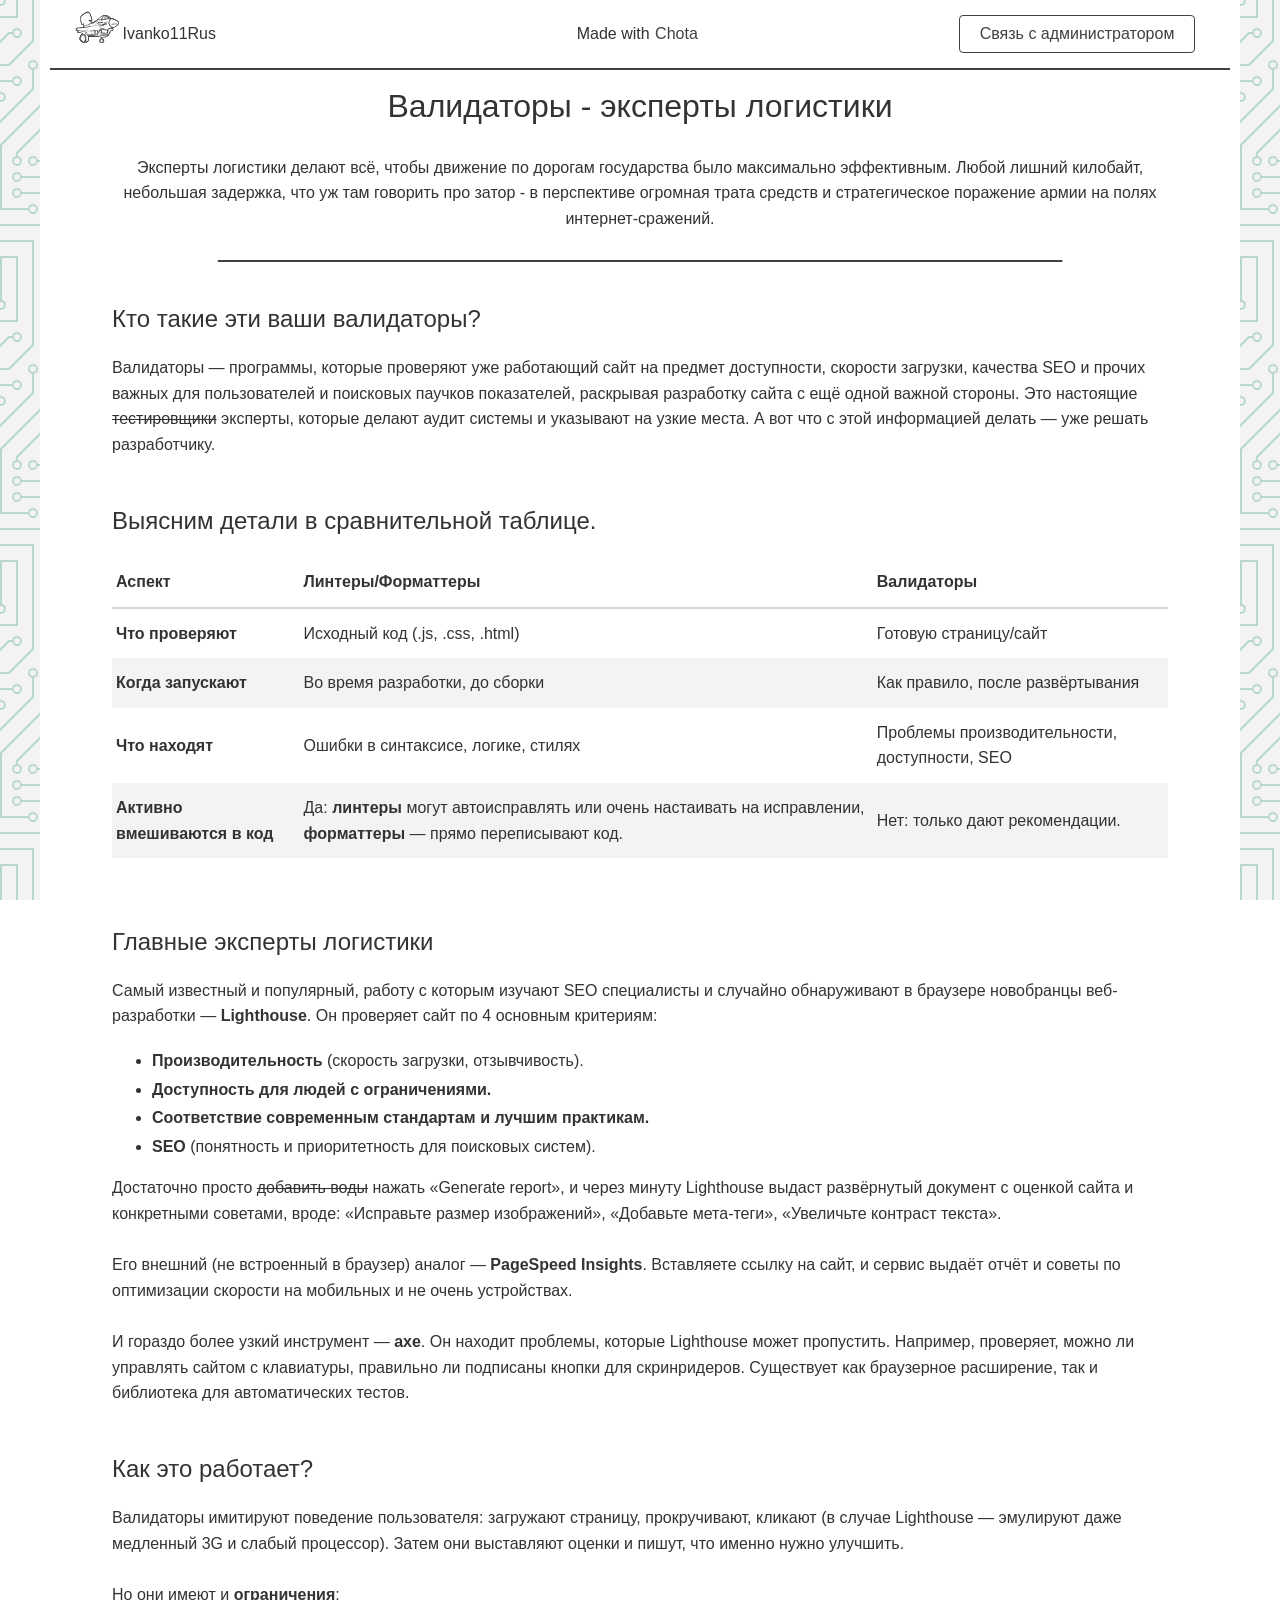
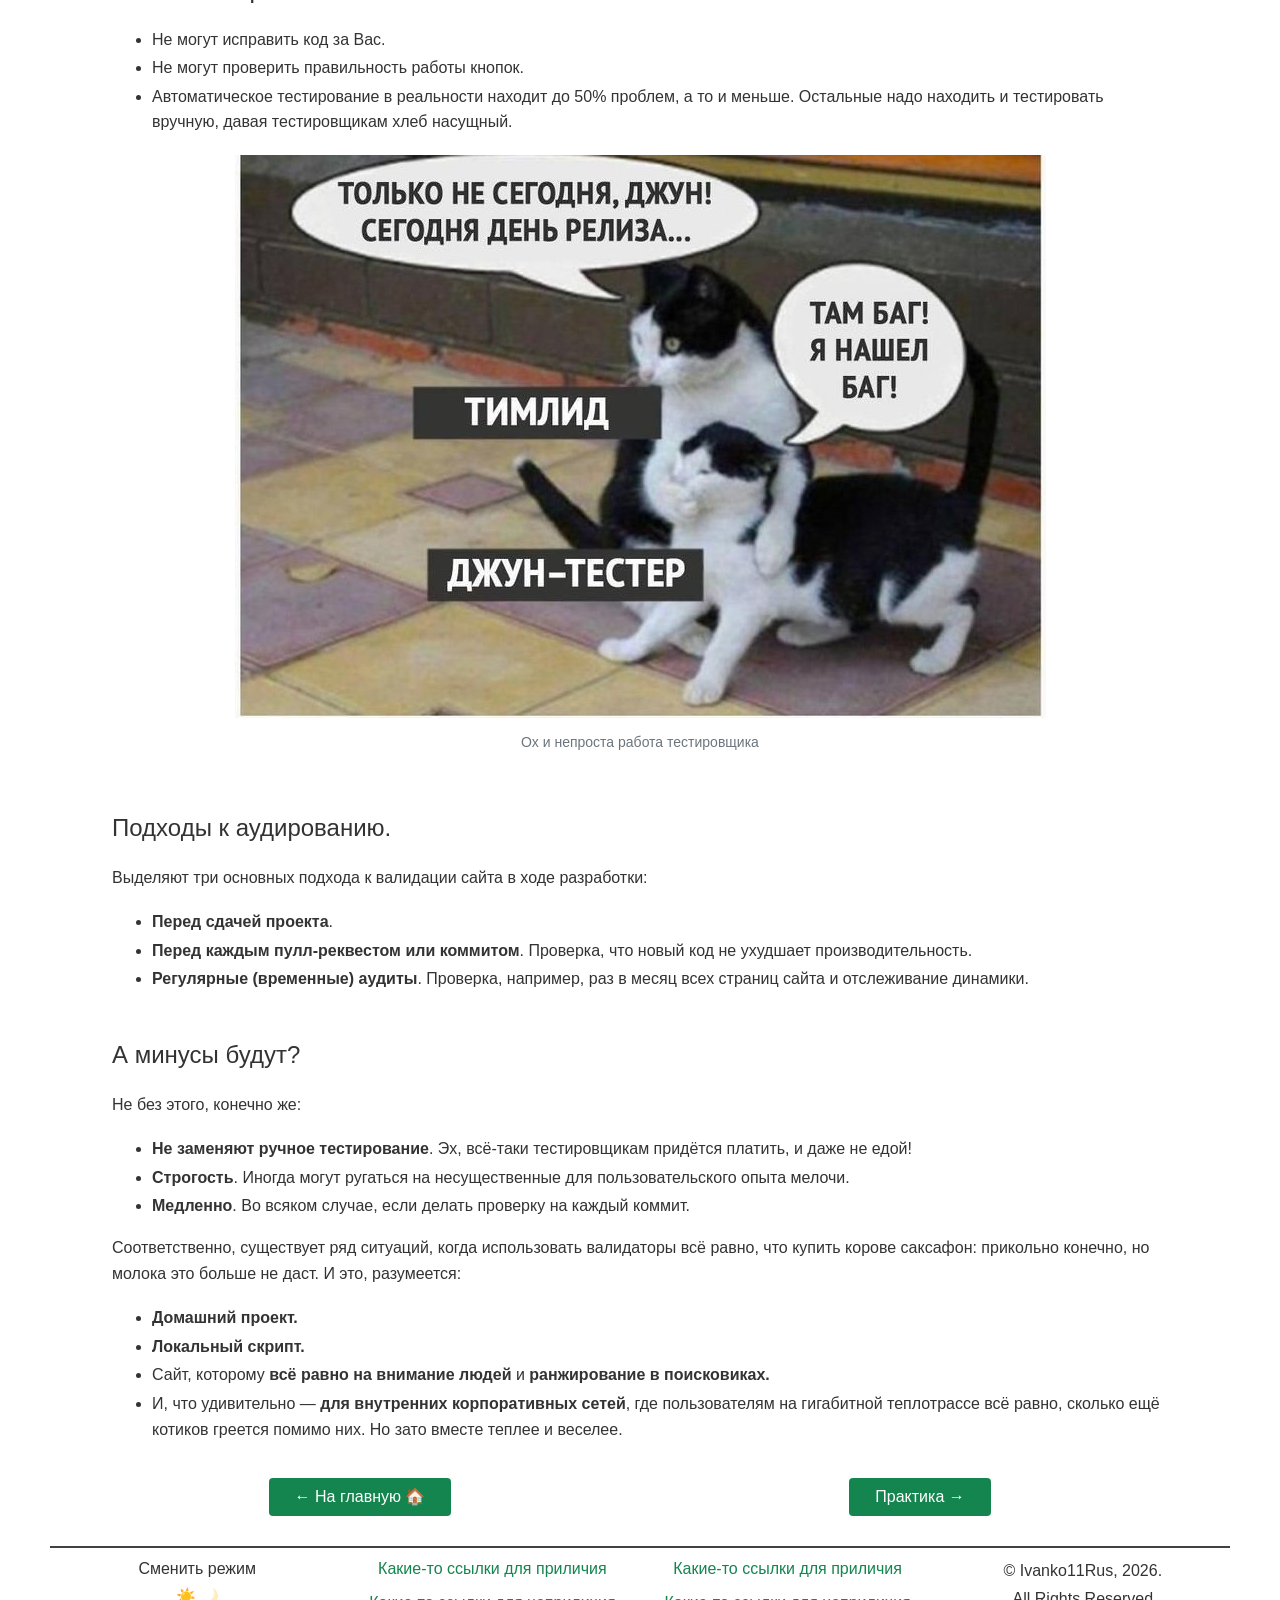
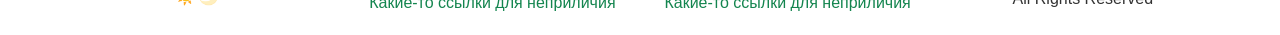
<file: pages/validators.html>
<!DOCTYPE html>
<html lang="ru">
<head>
    <meta charset="UTF-8">
    <meta name="viewport" content="width=device-width, initial-scale=1.0">
    <meta name="description" content="Страница о валидаторах: Узнайте, как LightHouse помогает уже запущенному сайту стать ещё лучше!">
    <link rel="stylesheet" href="../css/chota.css">
    <link rel="stylesheet" href="../css/style.css">
    <link rel="stylesheet" href="../css/bg-side-primary-color-circuit-board.css">
    <title>Валидаторы - эксперты логистики</title>
</head>
<body>
    <div id="header-placeholder"></div>

    <main class="container main-content" style="margin-bottom: 2rem;">
        <div class="container">
            
            <div class="row">
                <div class="description">
                    <div class="col text-center">
                        <h1 class="text-center">Валидаторы - эксперты логистики</h1>
                        <span class="intro"> 
                            Эксперты логистики делают всё, чтобы движение по дорогам государства было максимально эффективным. Любой лишний килобайт, небольшая задержка, что уж там говорить про затор - в перспективе огромная трата средств
                            и стратегическое поражение армии на полях интернет-сражений.
                        </span>
                    </div>
                </div>

                <div class="main-text">
                    
                    <section>
                        <h3>
                            Кто такие эти ваши валидаторы?
                        </h3>
                        <p>
                            Валидаторы — программы, которые проверяют уже работающий сайт на предмет доступности, скорости загрузки, качества SEO и прочих важных для пользователей и поисковых паучков показателей, раскрывая
                            разработку сайта с ещё одной важной стороны. Это настоящие <s>тестировщики</s> эксперты, которые делают аудит системы и указывают на узкие места. А вот что с этой информацией делать — уже решать разработчику.
                        </p>
                    </section>

                    <section>
                        <h3>
                            Выясним детали в сравнительной таблице.
                        </h3>
                        <p>
                            <div style="overflow-x: auto;">
                                <table class="striped">
                                    <thead>
                                        <th>Аспект</th>
                                        <th>Линтеры/Форматтеры</th>
                                        <th>Валидаторы</th>
                                    </thead>
                                    <tbody>
                                        <tr>
                                            <td><b> Что проверяют </b></td>
                                            <td>Исходный код (.js, .css, .html) </td>
                                            <td>Готовую страницу/сайт</td>
                                        </tr>
                                        <tr>
                                            <td><b> Когда запускают </b></td>
                                            <td>Во время разработки, до сборки</td>
                                            <td>Как правило, после развёртывания</td>
                                        </tr>
                                        <tr>
                                            <td><b> Что находят </b></td>
                                            <td>Ошибки в синтаксисе, логике, стилях</td>
                                            <td>Проблемы производительности, доступности, SEO</td>
                                        </tr>
                                        <tr>
                                            <td><b> Активно вмешиваются в код </b></td>
                                            <td> Да: <b>линтеры</b> могут автоисправлять или очень настаивать на исправлении, <b>форматтеры</b> — прямо переписывают код.</td>
                                            <td> Нет: только дают рекомендации. </td>
                                        </tr>
                                    </tbody>
                                </table>
                            </div>
                        </p>
                    </section>

                    <section>
                        <h3>
                            Главные эксперты логистики
                        </h3>
                        <p>
                            Самый известный и популярный, работу с которым изучают SEO специалисты и случайно обнаруживают в браузере новобранцы веб-разработки — <b>Lighthouse</b>. Он проверяет сайт по 4 основным критериям:
                            <ul>
                                <li><b>Производительность</b> (скорость загрузки, отзывчивость).</li>
                                <li><b>Доступность для людей с ограничениями.</b></li>
                                <li><b>Соответствие современным стандартам и лучшим практикам.</b></li>
                                <li><b>SEO</b> (понятность и приоритетность для поисковых систем).</li>
                            </ul>
                            Достаточно просто <s>добавить воды</s> нажать «Generate report», и через минуту Lighthouse выдаст развёрнутый документ с оценкой сайта и конкретными советами, вроде: «Исправьте размер изображений», «Добавьте мета-теги»,
                            «Увеличьте контраст текста».
                            <br><br>
                            Его внешний (не встроенный в браузер) аналог — <b>PageSpeed Insights</b>. Вставляете ссылку на сайт, и сервис выдаёт отчёт и советы по оптимизации скорости на мобильных и не очень устройствах.
                            <br><br>
                            И гораздо более узкий инструмент — <b>axe</b>. Он находит проблемы, которые Lighthouse может пропустить. Например, проверяет, можно ли управлять сайтом с клавиатуры, правильно ли подписаны кнопки для скринридеров.
                            Существует как браузерное расширение, так и библиотека для автоматических тестов.
                        </p>
                    </section>

                    <section>
                        <h3>
                            Как это работает?
                        </h3>
                        <p>
                            Валидаторы имитируют поведение пользователя: загружают страницу, прокручивают, кликают (в случае Lighthouse — эмулируют даже медленный 3G и слабый процессор). Затем они выставляют оценки и пишут, что именно нужно улучшить.
                            <br><br>
                            Но они имеют и <b>ограничения</b>:
                            <ul>
                                <li>Не могут исправить код за Вас.</li>
                                <li>Не могут проверить правильность работы кнопок.</li>
                                <li>Автоматическое тестирование в реальности находит до 50% проблем, а то и меньше. Остальные надо находить и тестировать вручную, давая тестировщикам хлеб насущный.</li>
                            </ul>
                            <div style="text-align: center; margin-top: 2rem;">
                                <img src="../assets/images/validators_2_tester-3.jpg" alt="Тестировщик нашёл баг в день релиза, котик закрывает другому рот и говорит: только не сегодня" style="padding-top: 0rem; max-width: 80%; height: auto"> 
                                <div class="img-caption"> Ох и непроста работа тестировщика </div>
                            </div>
                        </p>
                    </section>

                    <section>
                        <h3>
                            Подходы к аудированию.
                        </h3>
                        <p>
                            Выделяют три основных подхода к валидации сайта в ходе разработки:
                            <ul>
                                <li><b>Перед сдачей проекта</b>.</li>
                                <li><b>Перед каждым пулл-реквестом или коммитом</b>. Проверка, что новый код не ухудшает производительность.</li>
                                <li><b>Регулярные (временные) аудиты</b>. Проверка, например, раз в месяц всех страниц сайта и отслеживание динамики.</li>
                            </ul>
                        </p>
                    </section>

                    <section>
                        <h3>
                            А минусы будут?
                        </h3>
                        <p>
                            Не без этого, конечно же:
                            <ul>
                                <li><b>Не заменяют ручное тестирование</b>. Эх, всё-таки тестировщикам придётся платить, и даже не едой!</li>
                                <li><b>Строгость</b>. Иногда могут ругаться на несущественные для пользовательского опыта мелочи.</li>
                                <li><b>Медленно</b>. Во всяком случае, если делать проверку на каждый коммит.</li>
                            </ul>
                            Соответственно, существует ряд ситуаций, когда использовать валидаторы всё равно, что купить корове саксафон: прикольно конечно, но молока это больше не даст. И это, разумеется: 
                            <ul>
                                <li><b>Домашний проект.</b></li>
                                <li><b>Локальный скрипт.</b></li> 
                                <li>Сайт, которому <b>всё равно на внимание людей</b> и <b>ранжирование в поисковиках.</b></li>
                                <li>И, что удивительно — <b>для внутренних корпоративных сетей</b>, где пользователям на гигабитной теплотрассе всё равно, сколько ещё котиков греется помимо них. Но зато вместе теплее и веселее.</li>
                            </ul>
                            <!-- <div style="text-align: center">
                                <img src="../assets/images/validators_n_cats-1.png" alt="Котики греются на теплотрассе" style="padding-top: 0rem; max-width: 80%; height: auto"> 
                                <div class="img-caption"></div>
                            </div> -->
                        </p>
                    </section>




                </div>
            </div>

        </div> 

        

        <!-- кнопки -->
        <div class="row" style="margin-top: 2rem;">
            <div class="col text-center">
                <a href="../index.html" class="button primary">← На главную 🏠</a>
            </div>
            <div class="col text-center">
                <a href="practice.html" class="button primary">Практика →</a>
            </div>
        </div>
    </main>
        
    </div>
    
    <div id="footer-placeholder"></div>
    <script>window.rootPath = '..';</script>
    <script src="../js/main.js"></script>
</body>
</html>
</file>
<file: css/chota.css>
/*!
 * chota.css v0.9.2 | MIT License | https://github.com/jenil/chota
 */
:root {
  --bg-color: #fff;
  --bg-secondary-color: #f3f3f6;
  --color-primary: #14854f;
  --color-lightGrey: #d2d6dd;
  --color-grey: #747681;
  --color-darkGrey: #3f4144;
  --color-error: #d43939;
  --color-success: #28bd14;
  --grid-maxWidth: 120rem;
  --grid-gutter: 2rem;
  --font-size: 1.6rem;
  --font-color: #333;
  --font-family-sans: -apple-system, "BlinkMacSystemFont", "Avenir",
    "Avenir Next", "Segoe UI", "Roboto", "Oxygen", "Ubuntu", "Cantarell",
    "Fira Sans", "Droid Sans", "Helvetica Neue", sans-serif;
  --font-family-mono: monaco, "Consolas", "Lucida Console", monospace;
}
html {
  -webkit-box-sizing: border-box;
          box-sizing: border-box;
  font-size: 62.5%;
  line-height: 1.15;
  -webkit-text-size-adjust: 100%;
     -moz-text-size-adjust: 100%;
      -ms-text-size-adjust: 100%;
          text-size-adjust: 100%;
}
*,
*::before,
*::after {
  -webkit-box-sizing: inherit;
          box-sizing: inherit;
}
body {
  background-color: var(--bg-color);
  line-height: 1.6;
  font-size: var(--font-size);
  color: var(--font-color);
  font-family: "Segoe UI", "Helvetica Neue", sans-serif; /* fallback */
  font-family: var(--font-family-sans);
  margin: 0;
  padding: 0;
}
h1,
h2,
h3,
h4,
h5,
h6 {
  font-weight: 500;
  margin: 0.35em 0 0.7em;
}
h1 {
  font-size: 2em;
}
h2 {
  font-size: 1.75em;
}
h3 {
  font-size: 1.5em;
}
h4 {
  font-size: 1.25em;
}
h5 {
  font-size: 1em;
}
h6 {
  font-size: 0.85em;
}
a {
  color: var(--color-primary);
  text-decoration: none;
}
a:hover:not(.button) {
  opacity: 0.75;
}
button {
  font-family: inherit;
}
p {
  margin-top: 0;
}
blockquote {
  background-color: var(--bg-secondary-color);
  padding: 1.5rem 2rem;
  border-left: 3px solid var(--color-lightGrey);
}
dl dt {
  font-weight: bold;
}
hr {
  border: none;
  background-color: var(--color-lightGrey);
  height: 1px;
  margin: 1rem 0;
}
table {
  width: 100%;
  border: none;
  border-collapse: collapse;
  border-spacing: 0;
  text-align: left;
}
table.striped tr:nth-of-type(2n) {
  background-color: var(--bg-secondary-color);
}
td,
th {
  vertical-align: middle;
  padding: 1.2rem 0.4rem;
}
thead {
  border-bottom: 2px solid var(--color-lightGrey);
}
tfoot {
  border-top: 2px solid var(--color-lightGrey);
}
code,
kbd,
pre,
samp,
tt {
  font-family: var(--font-family-mono);
}
code,
kbd {
  font-size: 90%;
  white-space: pre-wrap;
  border-radius: 4px;
  padding: 0.2em 0.4em;
  background-color: var(--bg-secondary-color);
  color: var(--color-error);
}
pre {
  background-color: var(--bg-secondary-color);
  font-size: 1em;
  padding: 1rem;
  overflow-x: auto;
}
pre code {
  background: none;
  padding: 0;
}
abbr[title] {
  border-bottom: none;
  text-decoration: underline;
  -webkit-text-decoration: underline dotted;
          text-decoration: underline dotted;
}
img {
  max-width: 100%;
}
fieldset {
  border: 1px solid var(--color-lightGrey);
}
iframe {
  border: 0;
}
.container {
  max-width: var(--grid-maxWidth);
  margin: 0 auto;
  width: 96%;
  padding: 0 calc(var(--grid-gutter) / 2);
}
.row {
  display: -webkit-box;
  display: -ms-flexbox;
  display: flex;
  -webkit-box-orient: horizontal;
  -webkit-box-direction: normal;
      -ms-flex-flow: row wrap;
          flex-flow: row wrap;
  -webkit-box-pack: start;
      -ms-flex-pack: start;
          justify-content: flex-start;
  margin-left: calc(var(--grid-gutter) / -2);
  margin-right: calc(var(--grid-gutter) / -2);
}
.row.reverse {
  -webkit-box-orient: horizontal;
  -webkit-box-direction: reverse;
      -ms-flex-direction: row-reverse;
          flex-direction: row-reverse;
}
.col {
  -webkit-box-flex: 1;
      -ms-flex: 1;
          flex: 1;
}
.col,
[class*=" col-"],
[class^="col-"] {
  margin: 0 calc(var(--grid-gutter) / 2) calc(var(--grid-gutter) / 2);
}
.col-1 {
  -webkit-box-flex: 0;
      -ms-flex: 0 0 calc((100% / (12/1)) - var(--grid-gutter));
          flex: 0 0 calc((100% / (12/1)) - var(--grid-gutter));
  max-width: calc((100% / (12/1)) - var(--grid-gutter));
}
.col-2 {
  -webkit-box-flex: 0;
      -ms-flex: 0 0 calc((100% / (12/2)) - var(--grid-gutter));
          flex: 0 0 calc((100% / (12/2)) - var(--grid-gutter));
  max-width: calc((100% / (12/2)) - var(--grid-gutter));
}
.col-3 {
  -webkit-box-flex: 0;
      -ms-flex: 0 0 calc((100% / (12/3)) - var(--grid-gutter));
          flex: 0 0 calc((100% / (12/3)) - var(--grid-gutter));
  max-width: calc((100% / (12/3)) - var(--grid-gutter));
}
.col-4 {
  -webkit-box-flex: 0;
      -ms-flex: 0 0 calc((100% / (12/4)) - var(--grid-gutter));
          flex: 0 0 calc((100% / (12/4)) - var(--grid-gutter));
  max-width: calc((100% / (12/4)) - var(--grid-gutter));
}
.col-5 {
  -webkit-box-flex: 0;
      -ms-flex: 0 0 calc((100% / (12/5)) - var(--grid-gutter));
          flex: 0 0 calc((100% / (12/5)) - var(--grid-gutter));
  max-width: calc((100% / (12/5)) - var(--grid-gutter));
}
.col-6 {
  -webkit-box-flex: 0;
      -ms-flex: 0 0 calc((100% / (12/6)) - var(--grid-gutter));
          flex: 0 0 calc((100% / (12/6)) - var(--grid-gutter));
  max-width: calc((100% / (12/6)) - var(--grid-gutter));
}
.col-7 {
  -webkit-box-flex: 0;
      -ms-flex: 0 0 calc((100% / (12/7)) - var(--grid-gutter));
          flex: 0 0 calc((100% / (12/7)) - var(--grid-gutter));
  max-width: calc((100% / (12/7)) - var(--grid-gutter));
}
.col-8 {
  -webkit-box-flex: 0;
      -ms-flex: 0 0 calc((100% / (12/8)) - var(--grid-gutter));
          flex: 0 0 calc((100% / (12/8)) - var(--grid-gutter));
  max-width: calc((100% / (12/8)) - var(--grid-gutter));
}
.col-9 {
  -webkit-box-flex: 0;
      -ms-flex: 0 0 calc((100% / (12/9)) - var(--grid-gutter));
          flex: 0 0 calc((100% / (12/9)) - var(--grid-gutter));
  max-width: calc((100% / (12/9)) - var(--grid-gutter));
}
.col-10 {
  -webkit-box-flex: 0;
      -ms-flex: 0 0 calc((100% / (12/10)) - var(--grid-gutter));
          flex: 0 0 calc((100% / (12/10)) - var(--grid-gutter));
  max-width: calc((100% / (12/10)) - var(--grid-gutter));
}
.col-11 {
  -webkit-box-flex: 0;
      -ms-flex: 0 0 calc((100% / (12/11)) - var(--grid-gutter));
          flex: 0 0 calc((100% / (12/11)) - var(--grid-gutter));
  max-width: calc((100% / (12/11)) - var(--grid-gutter));
}
.col-12 {
  -webkit-box-flex: 0;
      -ms-flex: 0 0 calc((100% / (12/12)) - var(--grid-gutter));
          flex: 0 0 calc((100% / (12/12)) - var(--grid-gutter));
  max-width: calc((100% / (12/12)) - var(--grid-gutter));
}
@media screen and (max-width: 599px) {
  .container {
    width: 100%;
  }

  .col,
  [class*="col-"],
  [class^="col-"] {
    -webkit-box-flex: 0;
        -ms-flex: 0 1 100%;
            flex: 0 1 100%;
    max-width: 100%;
  }
}
@media screen and (min-width: 900px) {
  .col-1-md {
    -webkit-box-flex: 0;
        -ms-flex: 0 0 calc((100% / (12/1)) - var(--grid-gutter));
            flex: 0 0 calc((100% / (12/1)) - var(--grid-gutter));
    max-width: calc((100% / (12/1)) - var(--grid-gutter));
  }

  .col-2-md {
    -webkit-box-flex: 0;
        -ms-flex: 0 0 calc((100% / (12/2)) - var(--grid-gutter));
            flex: 0 0 calc((100% / (12/2)) - var(--grid-gutter));
    max-width: calc((100% / (12/2)) - var(--grid-gutter));
  }

  .col-3-md {
    -webkit-box-flex: 0;
        -ms-flex: 0 0 calc((100% / (12/3)) - var(--grid-gutter));
            flex: 0 0 calc((100% / (12/3)) - var(--grid-gutter));
    max-width: calc((100% / (12/3)) - var(--grid-gutter));
  }

  .col-4-md {
    -webkit-box-flex: 0;
        -ms-flex: 0 0 calc((100% / (12/4)) - var(--grid-gutter));
            flex: 0 0 calc((100% / (12/4)) - var(--grid-gutter));
    max-width: calc((100% / (12/4)) - var(--grid-gutter));
  }

  .col-5-md {
    -webkit-box-flex: 0;
        -ms-flex: 0 0 calc((100% / (12/5)) - var(--grid-gutter));
            flex: 0 0 calc((100% / (12/5)) - var(--grid-gutter));
    max-width: calc((100% / (12/5)) - var(--grid-gutter));
  }

  .col-6-md {
    -webkit-box-flex: 0;
        -ms-flex: 0 0 calc((100% / (12/6)) - var(--grid-gutter));
            flex: 0 0 calc((100% / (12/6)) - var(--grid-gutter));
    max-width: calc((100% / (12/6)) - var(--grid-gutter));
  }

  .col-7-md {
    -webkit-box-flex: 0;
        -ms-flex: 0 0 calc((100% / (12/7)) - var(--grid-gutter));
            flex: 0 0 calc((100% / (12/7)) - var(--grid-gutter));
    max-width: calc((100% / (12/7)) - var(--grid-gutter));
  }

  .col-8-md {
    -webkit-box-flex: 0;
        -ms-flex: 0 0 calc((100% / (12/8)) - var(--grid-gutter));
            flex: 0 0 calc((100% / (12/8)) - var(--grid-gutter));
    max-width: calc((100% / (12/8)) - var(--grid-gutter));
  }

  .col-9-md {
    -webkit-box-flex: 0;
        -ms-flex: 0 0 calc((100% / (12/9)) - var(--grid-gutter));
            flex: 0 0 calc((100% / (12/9)) - var(--grid-gutter));
    max-width: calc((100% / (12/9)) - var(--grid-gutter));
  }

  .col-10-md {
    -webkit-box-flex: 0;
        -ms-flex: 0 0 calc((100% / (12/10)) - var(--grid-gutter));
            flex: 0 0 calc((100% / (12/10)) - var(--grid-gutter));
    max-width: calc((100% / (12/10)) - var(--grid-gutter));
  }

  .col-11-md {
    -webkit-box-flex: 0;
        -ms-flex: 0 0 calc((100% / (12/11)) - var(--grid-gutter));
            flex: 0 0 calc((100% / (12/11)) - var(--grid-gutter));
    max-width: calc((100% / (12/11)) - var(--grid-gutter));
  }

  .col-12-md {
    -webkit-box-flex: 0;
        -ms-flex: 0 0 calc((100% / (12/12)) - var(--grid-gutter));
            flex: 0 0 calc((100% / (12/12)) - var(--grid-gutter));
    max-width: calc((100% / (12/12)) - var(--grid-gutter));
  }
}
@media screen and (min-width: 1200px) {
  .col-1-lg {
    -webkit-box-flex: 0;
        -ms-flex: 0 0 calc((100% / (12/1)) - var(--grid-gutter));
            flex: 0 0 calc((100% / (12/1)) - var(--grid-gutter));
    max-width: calc((100% / (12/1)) - var(--grid-gutter));
  }

  .col-2-lg {
    -webkit-box-flex: 0;
        -ms-flex: 0 0 calc((100% / (12/2)) - var(--grid-gutter));
            flex: 0 0 calc((100% / (12/2)) - var(--grid-gutter));
    max-width: calc((100% / (12/2)) - var(--grid-gutter));
  }

  .col-3-lg {
    -webkit-box-flex: 0;
        -ms-flex: 0 0 calc((100% / (12/3)) - var(--grid-gutter));
            flex: 0 0 calc((100% / (12/3)) - var(--grid-gutter));
    max-width: calc((100% / (12/3)) - var(--grid-gutter));
  }

  .col-4-lg {
    -webkit-box-flex: 0;
        -ms-flex: 0 0 calc((100% / (12/4)) - var(--grid-gutter));
            flex: 0 0 calc((100% / (12/4)) - var(--grid-gutter));
    max-width: calc((100% / (12/4)) - var(--grid-gutter));
  }

  .col-5-lg {
    -webkit-box-flex: 0;
        -ms-flex: 0 0 calc((100% / (12/5)) - var(--grid-gutter));
            flex: 0 0 calc((100% / (12/5)) - var(--grid-gutter));
    max-width: calc((100% / (12/5)) - var(--grid-gutter));
  }

  .col-6-lg {
    -webkit-box-flex: 0;
        -ms-flex: 0 0 calc((100% / (12/6)) - var(--grid-gutter));
            flex: 0 0 calc((100% / (12/6)) - var(--grid-gutter));
    max-width: calc((100% / (12/6)) - var(--grid-gutter));
  }

  .col-7-lg {
    -webkit-box-flex: 0;
        -ms-flex: 0 0 calc((100% / (12/7)) - var(--grid-gutter));
            flex: 0 0 calc((100% / (12/7)) - var(--grid-gutter));
    max-width: calc((100% / (12/7)) - var(--grid-gutter));
  }

  .col-8-lg {
    -webkit-box-flex: 0;
        -ms-flex: 0 0 calc((100% / (12/8)) - var(--grid-gutter));
            flex: 0 0 calc((100% / (12/8)) - var(--grid-gutter));
    max-width: calc((100% / (12/8)) - var(--grid-gutter));
  }

  .col-9-lg {
    -webkit-box-flex: 0;
        -ms-flex: 0 0 calc((100% / (12/9)) - var(--grid-gutter));
            flex: 0 0 calc((100% / (12/9)) - var(--grid-gutter));
    max-width: calc((100% / (12/9)) - var(--grid-gutter));
  }

  .col-10-lg {
    -webkit-box-flex: 0;
        -ms-flex: 0 0 calc((100% / (12/10)) - var(--grid-gutter));
            flex: 0 0 calc((100% / (12/10)) - var(--grid-gutter));
    max-width: calc((100% / (12/10)) - var(--grid-gutter));
  }

  .col-11-lg {
    -webkit-box-flex: 0;
        -ms-flex: 0 0 calc((100% / (12/11)) - var(--grid-gutter));
            flex: 0 0 calc((100% / (12/11)) - var(--grid-gutter));
    max-width: calc((100% / (12/11)) - var(--grid-gutter));
  }

  .col-12-lg {
    -webkit-box-flex: 0;
        -ms-flex: 0 0 calc((100% / (12/12)) - var(--grid-gutter));
            flex: 0 0 calc((100% / (12/12)) - var(--grid-gutter));
    max-width: calc((100% / (12/12)) - var(--grid-gutter));
  }
}
fieldset {
  padding: 0.5rem 2rem;
}
legend {
  text-transform: uppercase;
  font-size: 0.8em;
  letter-spacing: 0.1rem;
}
input:not([type="checkbox"], [type="radio"], [type="submit"], [type="color"], [type="button"], [type="reset"]),
select,
textarea,
textarea[type="text"] {
  font-family: inherit;
  padding: 0.8rem 1rem;
  border-radius: 4px;
  border: 1px solid var(--color-lightGrey);
  font-size: 1em;
  -webkit-transition: all 0.2s ease;
  transition: all 0.2s ease;
  display: block;
  width: 100%;
}
input[type="checkbox"],
input[type="radio"],
input[type="range"],
progress {
  accent-color: var(--color-primary);
}
select {
  -webkit-appearance: none;
     -moz-appearance: none;
          appearance: none;
  background: #f3f3f6 no-repeat 100%;
  background-size: 1ex;
  background-origin: content-box;
  background-image: url("data:image/svg+xml;utf8,<svg xmlns='http://www.w3.org/2000/svg' width='60' height='40' fill='%23555'><polygon points='0,0 60,0 30,40'/></svg>");
}
.button,
[type="button"],
[type="reset"],
[type="submit"],
button {
  padding: 1rem 2.5rem;
  color: var(--color-darkGrey);
  background: var(--color-lightGrey);
  border-radius: 4px;
  border: 1px solid transparent;
  font-size: var(--font-size);
  line-height: 1;
  text-align: center;
  -webkit-transition: opacity 0.2s ease;
  transition: opacity 0.2s ease;
  text-decoration: none;
  -webkit-transform: scale(1);
          transform: scale(1);
  display: inline-block;
  cursor: pointer;
}
.button.primary,
.button.secondary,
.button.dark,
.button.error,
.button.success,
[type="submit"] {
  color: #fff;
  z-index: 1; /* hightlight from other button's border when grouped */
  background-color: #000;
  background-color: var(--color-primary);
}
.button:hover,
[type="button"]:hover,
[type="reset"]:hover,
[type="submit"]:hover,
button:hover {
  opacity: 0.8;
}
input:disabled,
input:disabled:hover,
button:disabled,
button:disabled:hover {
  opacity: 0.4;
  cursor: not-allowed;
}
.grouped {
  display: -webkit-box;
  display: -ms-flexbox;
  display: flex;
}
.grouped > *:not(:last-child) {
  margin-right: 16px;
}
.grouped.gapless > * {
  margin: 0 0 0 -1px !important;
  border-radius: 0 !important;
}
.grouped.gapless > *:first-child {
  margin: 0 !important;
  border-radius: 4px 0 0 4px !important;
}
.grouped.gapless > *:last-child {
  border-radius: 0 4px 4px 0 !important;
}
input:not([type="checkbox"], [type="radio"], [type="submit"], [type="color"], [type="button"], [type="reset"], :disabled):hover,
select:hover,
textarea:hover,
textarea[type="text"]:hover {
  border-color: var(--color-grey);
}
input:not([type="checkbox"], [type="radio"], [type="submit"], [type="color"], [type="button"], [type="reset"]):focus,
select:focus,
textarea:focus,
textarea[type="text"]:focus {
  outline: none;
  border-color: var(--color-primary);
  -webkit-box-shadow: 0 0 1px var(--color-primary);
          box-shadow: 0 0 1px var(--color-primary);
}
input.error:not([type="checkbox"], [type="radio"], [type="submit"], [type="color"], [type="button"], [type="reset"]),
textarea.error {
  border-color: var(--color-error);
}
input.success:not([type="checkbox"], [type="radio"], [type="submit"], [type="color"], [type="button"], [type="reset"]),
textarea.success {
  border-color: var(--color-success);
}
[type="checkbox"],
[type="radio"] {
  width: 2rem;
  height: 1.6rem;
}
/* BUTTONS */
.button + .button {
  margin-left: 1rem;
}
.button.secondary {
  background-color: var(--color-grey);
}
.button.dark {
  background-color: var(--color-darkGrey);
}
.button.error {
  background-color: var(--color-error);
}
.button.success {
  background-color: var(--color-success);
}
.button.outline {
  background-color: transparent;
  border-color: var(--color-lightGrey);
}
.button.outline.primary {
  border-color: var(--color-primary);
  color: var(--color-primary);
}
.button.outline.secondary {
  border-color: var(--color-grey);
  color: var(--color-grey);
}
.button.outline.dark {
  border-color: var(--color-darkGrey);
  color: var(--color-darkGrey);
}
.button.clear {
  background-color: transparent;
  border-color: transparent;
  color: var(--color-primary);
}
.button.icon {
  display: -webkit-inline-box;
  display: -ms-inline-flexbox;
  display: inline-flex;
  -webkit-box-align: center;
      -ms-flex-align: center;
          align-items: center;
}
.button.icon > img {
  margin-left: 2px;
}
.button.icon-only {
  padding: 1rem;
}
.button:active:not(:disabled),
[type="button"]:active:not(:disabled),
[type="reset"]:active:not(:disabled),
[type="submit"]:active:not(:disabled),
button:active:not(:disabled) {
  -webkit-transform: scale(0.98);
          transform: scale(0.98);
}
::-webkit-input-placeholder {
  color: #bdbfc4;
}
::-moz-placeholder {
  color: #bdbfc4;
}
:-ms-input-placeholder {
  color: #bdbfc4;
}
::-ms-input-placeholder {
  color: #bdbfc4;
}
::placeholder {
  color: #bdbfc4;
}
.nav {
  display: -webkit-box;
  display: -ms-flexbox;
  display: flex;
  min-height: 5rem;
  -webkit-box-align: stretch;
      -ms-flex-align: stretch;
          align-items: stretch;
}
.nav img {
  max-height: 3rem;
}
.nav > .container {
  display: -webkit-box;
  display: -ms-flexbox;
  display: flex;
}
.nav-center,
.nav-left,
.nav-right {
  display: -webkit-box;
  display: -ms-flexbox;
  display: flex;
  -webkit-box-flex: 1;
      -ms-flex: 1;
          flex: 1;
}
.nav-left {
  -webkit-box-pack: start;
      -ms-flex-pack: start;
          justify-content: flex-start;
}
.nav-right {
  -webkit-box-pack: end;
      -ms-flex-pack: end;
          justify-content: flex-end;
}
.nav-center {
  -webkit-box-pack: center;
      -ms-flex-pack: center;
          justify-content: center;
}
@media screen and (max-width: 480px) {
  .nav,
  .nav > .container {
    -webkit-box-orient: vertical;
    -webkit-box-direction: normal;
        -ms-flex-direction: column;
            flex-direction: column;
  }

  .nav-center,
  .nav-left,
  .nav-right {
    -ms-flex-wrap: wrap;
        flex-wrap: wrap;
    -webkit-box-pack: center;
        -ms-flex-pack: center;
            justify-content: center;
  }
}
.nav a,
.nav .brand {
  text-decoration: none;
  display: -webkit-box;
  display: -ms-flexbox;
  display: flex;
  -webkit-box-align: center;
      -ms-flex-align: center;
          align-items: center;
  padding: 1rem 2rem;
  color: var(--color-darkGrey);
}
.nav [aria-current="page"]:not(.button),
.nav .active:not(.button) {
  color: #000; /* fallback */
  color: var(--color-primary);
}
.nav .brand {
  font-size: 1.75em;
  padding-top: 0;
  padding-bottom: 0;
}
.nav .brand img {
  padding-right: 1rem;
}
.nav .button {
  margin: auto 1rem;
}
.card {
  padding: 1rem 2rem;
  border-radius: 4px;
  background: var(--bg-color);
  -webkit-box-shadow: 0 1px 3px var(--color-grey);
          box-shadow: 0 1px 3px var(--color-grey);
}
.card p:last-child {
  margin: 0;
}
.card header > * {
  margin-top: 0;
  margin-bottom: 1rem;
}
.tabs {
  display: -webkit-box;
  display: -ms-flexbox;
  display: flex;
}
.tabs a {
  text-decoration: none;
}
.tabs > .dropdown > summary,
.tabs > a {
  padding: 1rem 2rem;
  -webkit-box-flex: 0;
      -ms-flex: 0 1 auto;
          flex: 0 1 auto;
  color: var(--color-darkGrey);
  border-bottom: 2px solid var(--color-lightGrey);
  text-align: center;
}
.tabs > a[aria-current="page"],
.tabs > a.active,
.tabs > a:hover {
  opacity: 1;
  border-bottom: 2px solid var(--color-darkGrey);
}
.tabs > a[aria-current="page"],
.tabs > a.active {
  border-color: var(--color-primary);
}
.tabs.is-full a {
  -webkit-box-flex: 1;
      -ms-flex: 1 1 auto;
          flex: 1 1 auto;
}
.tag {
  display: inline-block;
  border: 1px solid var(--color-lightGrey);
  text-transform: uppercase;
  color: var(--color-grey);
  padding: 0.5rem;
  line-height: 1;
  letter-spacing: 0.5px;
}
.tag.is-small {
  padding: 0.4rem;
  font-size: 0.75em;
}
.tag.is-large {
  padding: 0.7rem;
  font-size: 1.125em;
}
.tag + .tag {
  margin-left: 1rem;
}
details.dropdown {
  position: relative;
  display: inline-block;
}
details.dropdown > :last-child {
  position: absolute;
  left: 0;
  white-space: nowrap;
}
/* Colors */
.bg-primary {
  background-color: var(--color-primary) !important;
}
.bg-light {
  background-color: var(--color-lightGrey) !important;
}
.bg-dark {
  background-color: var(--color-darkGrey) !important;
}
.bg-grey {
  background-color: var(--color-grey) !important;
}
.bg-error {
  background-color: var(--color-error) !important;
}
.bg-success {
  background-color: var(--color-success) !important;
}
.bd-primary {
  border: 1px solid var(--color-primary) !important;
}
.bd-light {
  border: 1px solid var(--color-lightGrey) !important;
}
.bd-dark {
  border: 1px solid var(--color-darkGrey) !important;
}
.bd-grey {
  border: 1px solid var(--color-grey) !important;
}
.bd-error {
  border: 1px solid var(--color-error) !important;
}
.bd-success {
  border: 1px solid var(--color-success) !important;
}
.text-primary {
  color: var(--color-primary) !important;
}
.text-light {
  color: var(--color-lightGrey) !important;
}
.text-dark {
  color: var(--color-darkGrey) !important;
}
.text-grey {
  color: var(--color-grey) !important;
}
.text-error {
  color: var(--color-error) !important;
}
.text-success {
  color: var(--color-success) !important;
}
.text-white {
  color: #fff !important;
}
/* Position & alignment */
.pull-right {
  float: right !important;
}
.pull-left {
  float: left !important;
}
.text-center {
  text-align: center;
}
.text-left {
  text-align: left;
}
.text-right {
  text-align: right;
}
.text-justify {
  text-align: justify;
}
.text-uppercase {
  text-transform: uppercase;
}
.text-lowercase {
  text-transform: lowercase;
}
.text-capitalize {
  text-transform: capitalize;
}
.is-full-screen {
  width: 100%;
  min-height: 100vh;
}
.is-full-width {
  width: 100% !important;
}
.is-full-height {
  height: 100% !important;
}
.is-vertical-align {
  display: -webkit-box;
  display: -ms-flexbox;
  display: flex;
  -webkit-box-align: center;
      -ms-flex-align: center;
          align-items: center;
}
.is-horizontal-align {
  display: -webkit-box;
  display: -ms-flexbox;
  display: flex;
  -webkit-box-pack: center;
      -ms-flex-pack: center;
          justify-content: center;
}
.is-center {
  display: -webkit-box;
  display: -ms-flexbox;
  display: flex;
  -webkit-box-align: center;
      -ms-flex-align: center;
          align-items: center;
  -webkit-box-pack: center;
      -ms-flex-pack: center;
          justify-content: center;
}
.is-right {
  display: -webkit-box;
  display: -ms-flexbox;
  display: flex;
  -webkit-box-align: center;
      -ms-flex-align: center;
          align-items: center;
  -webkit-box-pack: end;
      -ms-flex-pack: end;
          justify-content: flex-end;
}
.is-left {
  display: -webkit-box;
  display: -ms-flexbox;
  display: flex;
  -webkit-box-align: center;
      -ms-flex-align: center;
          align-items: center;
  -webkit-box-pack: start;
      -ms-flex-pack: start;
          justify-content: flex-start;
}
.is-fixed {
  position: fixed;
  width: 100%;
}
.is-paddingless {
  padding: 0 !important;
}
.is-marginless {
  margin: 0 !important;
}
.is-pointer {
  cursor: pointer !important;
}
.is-rounded {
  border-radius: 100%;
}
.clearfix {
  content: "";
  display: table;
  clear: both;
}
.is-hidden {
  display: none !important;
}
@media screen and (max-width: 599px) {
  .hide-xs {
    display: none !important;
  }
}
@media screen and (min-width: 600px) and (max-width: 899px) {
  .hide-sm {
    display: none !important;
  }
}
@media screen and (min-width: 900px) and (max-width: 1199px) {
  .hide-md {
    display: none !important;
  }
}
@media screen and (min-width: 1200px) {
  .hide-lg {
    display: none !important;
  }
}
@media print {
  .hide-pr {
    display: none !important;
  }
}
</file>
<file: css/style.css>
body {
    display: grid;
    grid-template-rows: auto 1fr auto;
    min-height: 100vh;   /* вместо min-height: 100% */
    margin: 0;
}

.row.stretch-childs {
    margin-top: 2rem;
}

.card.stretch-childs {
    display: flex;
    flex-direction: column;
    height: 100%; /*Заставляем карточку растягиваться на всю высоту колонки */
}

/* Зачем, зачем ты, chota, делаешь последний элемент контейнера всегда без отступа????? */
.card .card-footer:last-child {
    margin-top: auto;
}

div.btn-after-card {
    margin-top: 3rem;
}

/* Основные цвета для карточек */
/* увы, 3 разных цвета не смотрятся
.card-linters, .button-linters { background-color: rgba(59, 130, 246, 0.15); }     
.card-formatters, .button-formatters { background-color: rgba(20, 184, 166, 0.15); }   
.card-validators, .button-validators { background-color: rgba(16, 185, 129, 0.15); } 
*/

/* Дизайним карточки чтобы не было скучно */
.cards-all::before {
    content: '';
    /* position: absolute; */
    top: 0;
    left: 0;
    right: 0;
    height: 4px;
    background-color: var(--color-primary);
}

.main-content {
    padding-left: 3rem;   /* стандартный отступ Chota — 1rem, можно увеличить */
    padding-right: 3rem;
}

@media (min-width: 1200px) {
    .main-content {
        padding-left: 5rem;
        padding-right: 5rem;
    }
}

@media (min-width: 1400px) {
    .main-content {
        padding-left: 8rem;
        padding-right: 8rem;
    }
}

.nav {
    padding-left: 2.5rem;
    padding-right: 2.5rem;
}


/*////////////////// Стили footer /////////////////*/

footer {
    padding-left: 2.5rem;
    padding-right: 2.5rem;
}

/* Border-ы для footer и hooter */
/* Да что с тобой не так, chota, неужели я не могу напрямую указать border для шапки?????? */
/* Chota не виноват!!! */
.bordered-top {
    border-top: 0.2rem solid var(--color-darkGrey);
}

.bordered-bottom {
    border-bottom: 0.2rem solid var(--color-darkGrey);
}

.rights {
    gap: 0.2rem;   /* Небольшой отступ между ячейками */
    display: flex;
    flex-direction: column;
    /* justify-content: flex-start; */  /* строки прижаты к верху */
    align-items: center;

}

.rights p {
    margin-bottom: 0;   /* убираем нижний отступ у p */
}
.rights p.currentYear {
    margin-top: 1rem
}

.footer-links-container {
    display: flex;
    flex-direction: column;
    /* justify-content: flex-start; */  /* строки прижаты к верху */
    align-items: center;
    justify-content: center;
}

.footer-links-container a{
    margin-top: 0.8rem;
}

.theme-switcher {
    display: flex;
    gap: 0.2rem;   /* Небольшой отступ между ячейками */
    flex-direction: column;
    align-items: center;
    justify-content: center;
}

.theme-switcher > span:first-child {
    margin-top: 0.8rem;
}

/* ///////////////////// Тёмный режим /////////////////// */

body.dark {
      --bg-color: #25232b; /* был #000, но это перебор  */
      --bg-secondary-color: #131316;
      --font-color: #f5f5f5;
      --color-grey: #ccc;
      --color-darkGrey: #777;
    }

.theme-icons {
    display: flex;
    gap: 0.3rem;
}
.theme-icon-sun, .theme-icon-moon {
    transition: opacity 0.2s;
}
body.dark .theme-icon-sun { opacity: 0.3; }
body:not(.dark) .theme-icon-moon { opacity: 0.3; }

/* ////////////////////////////////////////////////////////////// */

/* ////////////// Вёрстка основного текста страницы ////////////////// */

/* Разделим основной текст и краткое описание */
.description {
    text-align: center;   /* центрируем содержимое */
    padding-bottom: 2rem;
    position: relative;
}

/* Заняли псевдоэлемент ::after, который отображается после основного содержимого header, для отображение полоски шириной в 80% и высотой в 0.2rem */
.description::after {
    content: ''; /* Без этого элемент не будет отображаться */
    position: absolute; /* сделали у header position: relative, чтобы этот position:absolute, работал относительно header-а, а не всей страницы. */
    bottom: 0;
    left: 50%;
    transform: translateX(-50%);
    width: 80%;  /* разместили элемент-полоску ровно по центру relative элемента (left, transform) и в самом низу (bottom), при этом сделав интересующую ширину - 80%. */
    height: 0.2rem;
    background-color: var(--color-darkGrey);
    border-radius: 2px;
}

.main-text {
    padding-top: 1rem;
}

h3 {
    padding-top: 1rem;
    margin-left: 0rem;
}

section {
    padding-top: 1rem;
}

li {
    padding-top: 0.3rem;
}


/* Сделаем подпись к картинке адаптивной, потому что 0.85 это очень мало на 4к */
.img-caption {
    margin-top: 0.5rem;
    font-size: 0.85rem;
    color: #6c757d;
    padding-bottom: 1.2rem;
}

/* Для планшетов и небольших десктопов */
@media (min-width: 500px) {
    .img-caption {
        font-size: 1rem;
    }
}

/* Для планшетов и небольших десктопов */
@media (min-width: 700px) {
    .img-caption {
        font-size: 1.1rem;
    }
}

@media (min-width: 850px) {
    .img-caption {
        font-size: 1.2rem;
    }
}


/* Для больших экранов (Full HD и выше) */
@media (min-width: 1000px) {
    .img-caption {
        font-size: 1.3rem;
    }
}

/* Для 4K и очень широких экранов */
@media (min-width: 1120px) {
    .img-caption {
        font-size: 1.4rem;
    }
}

table {
    margin-bottom: 2rem;
}


/* Сделаем третью кнопку, ведущую в практику */
.button-vertical {
    Display: inline-flex;
    flex-direction: column;
    align-items: center;
    gap: 0.25rem;  /* отступ между текстом и стрелкой */
    text-decoration: none;
}

.button-arrow {
    font-size: 1.2em; /* чуть крупнее, если нужно */
    line-height: 1;
}
</file>
<file: css/bg-side-primary-color-relief.css>
/* Полоски по бокам */
body::before,
body::after {
    content: '';
    position: fixed;
    top: 0;
    bottom: 0;
    width: 20%;
    background-color: var(--color-primary);
    z-index: -1;
}

body::before {
    left: 0;
}

body::after {
    right: 0;
}

/* Продолжаю мучаться с фоном, решил, что лучше это быть так. */
body::before, body::after {
    background-color: var(--bg-secondary-color);
    background-image: url("data:image/svg+xml,%3Csvg xmlns='http://www.w3.org/2000/svg' width='600' height='600' viewBox='0 0 600 600'%3E%3Cpath fill='%2314854f' fill-opacity='0.4' d='M600 325.1v-1.17c-6.5 3.83-13.06 7.64-14.68 8.64-10.6 6.56-18.57 12.56-24.68 19.09-5.58 5.95-12.44 10.06-22.42 14.15-1.45.6-2.96 1.2-4.83 1.9l-4.75 1.82c-9.78 3.75-14.8 6.27-18.98 10.1-4.23 3.88-9.65 6.6-16.77 8.84-1.95.6-3.99 1.17-6.47 1.8l-6.14 1.53c-5.29 1.35-8.3 2.37-10.54 3.78-3.08 1.92-6.63 3.26-12.74 5.03a384.1 384.1 0 0 1-4.82 1.36c-2.04.58-3.6 1.04-5.17 1.52a110.03 110.03 0 0 0-11.2 4.05c-2.7 1.15-5.5 3.93-8.78 8.4a157.68 157.68 0 0 0-6.15 9.2c-5.75 9.07-7.58 11.74-10.24 14.51a50.97 50.97 0 0 1-4.6 4.22c-2.33 1.9-10.39 7.54-11.81 8.74a14.68 14.68 0 0 0-3.67 4.15c-1.24 2.3-1.9 4.57-2.78 8.87-2.17 10.61-3.52 14.81-8.2 22.1-4.07 6.33-6.8 9.88-9.83 12.99-.47.48-.95.96-1.5 1.48l-3.75 3.56c-1.67 1.6-3.18 3.12-4.86 4.9a42.44 42.44 0 0 0-9.89 16.94c-2.5 8.13-2.72 15.47-1.76 27.22.47 5.82.51 6.36.51 8.18 0 10.51.12 17.53.63 25.78.24 4.05.56 7.8.97 11.22h.9c-1.13-9.58-1.5-21.83-1.5-37 0-1.86-.04-2.4-.52-8.26-.94-11.63-.72-18.87 1.73-26.85a41.44 41.44 0 0 1 9.65-16.55c1.67-1.76 3.18-3.27 4.83-4.85.63-.6 3.13-2.96 3.75-3.57a71.6 71.6 0 0 0 1.52-1.5c3.09-3.16 5.86-6.76 9.96-13.15 4.77-7.42 6.15-11.71 8.34-22.44.86-4.21 1.5-6.4 2.68-8.6.68-1.25 1.79-2.48 3.43-3.86 1.38-1.15 9.43-6.8 11.8-8.72 1.71-1.4 3.26-2.81 4.7-4.3 2.72-2.85 4.56-5.54 10.36-14.67a156.9 156.9 0 0 1 6.1-9.15c3.2-4.33 5.9-7.01 8.37-8.07 3.5-1.5 7.06-2.77 11.1-4.02a233.84 233.84 0 0 1 7.6-2.2l2.38-.67c6.19-1.79 9.81-3.16 12.98-5.15 2.14-1.33 5.08-2.33 10.27-3.65l6.14-1.53c2.5-.63 4.55-1.2 6.52-1.82 7.24-2.27 12.79-5.06 17.15-9.05 4.05-3.72 9-6.2 18.66-9.9l4.75-1.82c1.87-.72 3.39-1.31 4.85-1.91 10.1-4.15 17.07-8.32 22.76-14.4 6.05-6.45 13.95-12.4 24.49-18.92 1.56-.96 7.82-4.6 14.15-8.33v-64.58c-4 8.15-8.52 14.85-12.7 17.9-2.51 1.82-5.38 4.02-9.04 6.92a1063.87 1063.87 0 0 0-6.23 4.98l-1.27 1.02a2309.25 2309.25 0 0 1-4.87 3.9c-7.55 6-12.9 10.05-17.61 13.19-3.1 2.06-3.86 2.78-8.06 7.13-5.84 6.07-11.72 8.62-29.15 10.95-11.3 1.5-20.04 4.91-30.75 11.07-1.65.94-7.27 4.27-6.97 4.1-2.7 1.58-4.69 2.69-6.64 3.66-5.63 2.8-10.47 4.17-15.71 4.17-17.13 0-41.44 11.51-51.63 22.83-12.05 13.4-31.42 27.7-45.25 31.16-7.4 1.85-11.85 7.05-14.04 14.69-1.26 4.4-1.58 8.28-1.58 13.82 0 .82.01.98.24 3.63.45 5.18.35 8.72-.77 13.26-1.53 6.2-4.89 12.6-10.59 19.43-13.87 16.65-22.88 46.58-22.88 71.68 0 2.39.02 4.26.06 8.75.12 10.8.1 15.8-.22 21.95-.56 11.18-2.09 20.73-5 29.3h-1.05c2.94-8.56 4.49-18.12 5.05-29.35.31-6.13.34-11.1.22-21.9-.04-4.48-.06-6.36-.06-8.75 0-25.32 9.07-55.47 23.12-72.32 5.6-6.72 8.88-12.99 10.38-19.03 1.09-4.4 1.18-7.85.74-12.93-.23-2.7-.24-2.86-.24-3.72 0-5.62.32-9.57 1.62-14.1 2.28-7.95 6.97-13.44 14.76-15.39 13.6-3.4 32.82-17.59 44.75-30.84C409 360.14 433.58 348.5 451 348.5c5.07 0 9.77-1.33 15.26-4.07 1.93-.96 3.9-2.05 6.58-3.62-.3.18 5.33-3.16 6.98-4.11 10.82-6.21 19.66-9.67 31.11-11.2 17.23-2.3 22.9-4.75 28.57-10.64 4.25-4.41 5.04-5.16 8.22-7.28 4.68-3.11 10.01-7.14 17.55-13.14a1113.33 1113.33 0 0 0 4.86-3.89l1.28-1.02a4668.54 4668.54 0 0 1 6.23-4.98c3.67-2.9 6.55-5.12 9.07-6.95 4.37-3.19 9.16-10.56 13.29-19.4v66.9zm0-116.23c-.62.01-1.27.06-1.95.13-6.13.63-13.83 3.45-21.83 7.45-3.64 1.82-8.46 2.67-14.17 2.71-4.7.04-9.72-.47-14.73-1.33-1.7-.3-3.26-.61-4.67-.93a31.55 31.55 0 0 0-3.55-.57 273.4 273.4 0 0 0-16.66-.88c-10.42-.16-17.2.74-17.97 2.73-.38.97.6 2.55 3.03 4.87 1.01.97 2.22 2.03 4.04 3.55a1746.07 1746.07 0 0 0 4.79 4.02c1.39 1.2 3.1 1.92 5.5 2.5.7.16.86.2 2.64.54 3.53.7 5.03 1.25 6.15 2.63 1.41 1.76 1.4 4.54-.15 8.88-2.44 6.83-5.72 10.05-10.19 10.33-3.63.23-7.6-1.29-14.52-5.06-4.53-2.47-6.82-7.3-8.32-15.26-.17-.87-.32-1.78-.5-2.86l-.43-2.76c-1.05-6.58-1.9-9.2-3.73-10.11-.81-.4-1.59-.74-2.36-1-2.27-.77-4.6-1.02-8.1-.92-2.29.07-14.7 1-13.77.93-20.55 1.37-28.8 5.05-37.09 14.99a133.07 133.07 0 0 0-4.25 5.44l-2.3 3.09-2.51 3.32c-4.1 5.36-7.06 8.48-10.39 11.12-.65.52-1.33 1.04-2.13 1.62l-4.11 2.94a106.8 106.8 0 0 0-5.16 3.99c-4.55 3.74-9.74 8.6-16.25 15.38-8.25 8.58-11.78 13.54-11.7 15.95.07 1.65 1.64 2.11 6.79 2.38 1.61.09 2.15.12 2.98.2 2.95.24 5.09.73 6.81 1.68 7.48 4.15 11.63 7.26 13.95 11.58 3.3 6.15.8 12.88-8.89 20.26-8.28 6.3-11.1 10.37-11.31 14.96-.06 1.17 0 1.93.26 4.43.69 6.47.25 10.65-2.8 17.42a44.23 44.23 0 0 1-4.16 7.53c-2.82 3.97-5.47 5.74-10.6 7.69-.43.16-3.34 1.23-4.27 1.59-1.8.68-3.38 1.36-5.01 2.14-4.18 2-8.4 4.6-13.1 8.24-8.44 6.51-13.23 14.56-15.98 25.06-1.1 4.2-1.55 6.81-2.8 15.21-1.26 8.6-2.17 12.64-4.08 16.55-2.1 4.28-11.93 26.59-12.97 28.88a382.7 382.7 0 0 1-6.37 13.41c-4.07 8.11-7.61 14.07-10.73 17.81-5.38 6.46-8.98 14.37-13.77 28.42a810.14 810.14 0 0 0-1.89 5.6c-1.8 5.35-2.96 8.6-4.26 11.85-6.13 15.32-25.43 26.31-46.46 26.31-11.2 0-20.58-2.74-31.02-8.55-5.6-3.13-4.55-2.42-22.26-14.54-14.33-9.8-17.7-10.73-20.47-6.9-.37.5-1.81 2.74-1.83 2.77a52.24 52.24 0 0 1-4.94 5.9c-.73.79-5.52 5.87-6.97 7.45-2.38 2.6-4.3 4.81-5.98 6.93a45.6 45.6 0 0 0-5.08 7.66c-1.29 2.57-1.9 5.25-2.66 10.6a997.6 997.6 0 0 1-.46 3.18h-1l.47-3.32c.77-5.45 1.4-8.2 2.75-10.9a46.54 46.54 0 0 1 5.2-7.84c1.7-2.14 3.63-4.38 6.03-6.98 1.45-1.59 6.24-6.68 6.96-7.46a51.58 51.58 0 0 0 4.84-5.78s1.47-2.26 1.86-2.8c3.25-4.5 7.08-3.44 21.84 6.67 17.67 12.08 16.62 11.38 22.19 14.48 10.3 5.73 19.5 8.43 30.53 8.43 20.65 0 39.57-10.77 45.54-25.69a219.7 219.7 0 0 0 4.24-11.8 6752.32 6752.32 0 0 0 1.88-5.6c4.83-14.16 8.47-22.14 13.96-28.73 3.05-3.66 6.56-9.57 10.6-17.61 1.97-3.93 4.04-8.31 6.35-13.38 1.03-2.28 10.88-24.61 12.98-28.91 1.85-3.79 2.75-7.76 4-16.25 1.24-8.44 1.7-11.07 2.81-15.32 2.8-10.7 7.71-18.94 16.33-25.6a73.18 73.18 0 0 1 13.29-8.35c1.66-.8 3.27-1.48 5.08-2.18.94-.36 3.86-1.43 4.28-1.59 4.95-1.88 7.44-3.55 10.14-7.33 1.35-1.9 2.68-4.3 4.06-7.37 2.97-6.58 3.39-10.59 2.72-16.9a27.13 27.13 0 0 1-.27-4.58c.22-4.94 3.21-9.24 11.7-15.7 9.33-7.11 11.66-13.34 8.62-19-2.2-4.09-6.25-7.12-13.55-11.17-1.57-.88-3.6-1.33-6.42-1.57-.8-.07-1.34-.1-2.95-.19-5.77-.3-7.63-.85-7.72-3.34-.1-2.81 3.5-7.87 11.97-16.69 6.53-6.8 11.75-11.69 16.33-15.45 1.79-1.47 3.42-2.72 5.2-4.03l4.12-2.94c.79-.58 1.46-1.08 2.1-1.59 3.26-2.6 6.16-5.65 10.21-10.94a383.2 383.2 0 0 0 2.5-3.32l2.31-3.09c1.8-2.39 3.04-4 4.29-5.48 8.47-10.17 16.98-13.96 37.27-15.3-.44.02 12-.9 14.32-.98 3.62-.1 6.05.16 8.46.98.8.27 1.62.62 2.47 1.04 2.27 1.14 3.17 3.87 4.27 10.85l.44 2.76c.17 1.07.33 1.97.5 2.83 1.44 7.69 3.62 12.29 7.8 14.57 6.76 3.68 10.6 5.15 13.99 4.94 4-.25 6.99-3.17 9.3-9.67 1.45-4.04 1.46-6.49.32-7.92-.9-1.12-2.28-1.62-5.57-2.27a55.8 55.8 0 0 1-2.67-.55c-2.54-.6-4.39-1.4-5.93-2.71a252.63 252.63 0 0 0-4.78-4.01 84.35 84.35 0 0 1-4.08-3.6c-2.73-2.6-3.86-4.43-3.28-5.95 1.02-2.64 7.82-3.54 18.93-3.37a230.56 230.56 0 0 1 16.73.88c2.76.39 3.2.49 3.68.6 1.4.3 2.95.62 4.62.91a82.9 82.9 0 0 0 14.56 1.32c5.56-.04 10.24-.86 13.73-2.6 8.1-4.05 15.89-6.9 22.17-7.56.7-.07 1.4-.11 2.05-.13v1zm0-100.94v1.5c-8.62 16.05-17.27 29.55-23.65 35.92-3.19 3.2-7.62 4.9-13.54 5.56-4.45.48-8.28.4-19.18-.2-9.91-.55-15.32-.44-20.52.78a84.05 84.05 0 0 1-15 2.11l-2.25.14c-12.49.75-19.37 1.78-32.72 5.74-4.5 1.33-9.27 2.49-14.3 3.48a246.27 246.27 0 0 1-32.6 3.97c-7.56.45-13.21.57-20.24.57-5.4 0-11.9 1.61-18 5.18-8.3 4.87-15.06 12.87-19.53 24.5a68.57 68.57 0 0 1-4.56 9.8c-3.6 6.2-6.92 8.99-13.38 12.18l-4.03 1.96a64.48 64.48 0 0 0-15.16 10.25c-8.2 7.33-13.72 16.63-22.54 35.6l-2.08 4.49c-7.3 15.7-11.5 23.3-17.35 29.87-7.7 8.66-20.25 14.42-40.31 20.08-4.37 1.23-19.04 5.08-19.24 5.13-6.92 1.87-11.68 3.34-15.63 4.92-10.55 4.22-18.71 10.52-36.38 26.52l-1.7 1.54c-8.58 7.76-13.41 11.9-18.81 15.88-3.95 2.9-8 5.67-12.97 8.91-2.06 1.34-10.3 6.6-12.33 7.94-11.52 7.5-18.53 13.04-24.62 20.08a62.01 62.01 0 0 0-6.44 8.85c-4.13 6.91-6.27 13.15-9.2 25.11l-1.54 6.26c-.6 2.45-1.15 4.54-1.72 6.58-2.97 10.7-6.9 17.36-14.78 26.91L69.6 491a148.51 148.51 0 0 0-4.19 5.3 23.9 23.9 0 0 0-3.44 6.28c-1.16 3.23-1.52 5.9-1.87 11.94-.58 10.05-1.42 15.04-4.63 22.67-1.57 3.72-5.66 14.02-6.41 15.8a73.46 73.46 0 0 1-3.57 7.4c-2.88 5.14-6.71 10.12-13.12 16.95-5.96 6.36-8.87 10.9-10.61 16a56.88 56.88 0 0 0-1.38 4.82l-.46 1.84h-1.03l.52-2.08c.52-2.09.92-3.49 1.4-4.9 1.8-5.25 4.78-9.9 10.84-16.36 6.35-6.78 10.13-11.7 12.97-16.77a72.5 72.5 0 0 0 3.52-7.29c.75-1.76 4.84-12.06 6.4-15.8 3.17-7.5 3.99-12.4 4.56-22.33.35-6.14.72-8.88 1.93-12.23a24.9 24.9 0 0 1 3.58-6.54c1.27-1.7 2.6-3.37 4.22-5.34l4.11-4.95c7.8-9.46 11.66-16 14.59-26.54.56-2.04 1.1-4.12 1.71-6.56l1.53-6.26c2.96-12.04 5.13-18.36 9.32-25.39 1.84-3.08 4-6.05 6.54-8.99 6.17-7.12 13.24-12.7 24.83-20.26 2.05-1.33 10.28-6.6 12.33-7.94 4.96-3.22 9-5.98 12.92-8.87 5.37-3.95 10.19-8.08 18.74-15.82l1.7-1.54c17.76-16.09 25.98-22.43 36.67-26.7 4-1.6 8.8-3.09 15.75-4.96.21-.06 14.87-3.9 19.22-5.13 19.9-5.61 32.32-11.31 39.85-19.78 5.76-6.48 9.93-14.02 17.18-29.64l2.09-4.5c8.87-19.07 14.44-28.46 22.77-35.9a65.48 65.48 0 0 1 15.38-10.4l4.04-1.97c6.3-3.1 9.47-5.77 12.96-11.77a67.6 67.6 0 0 0 4.48-9.67c4.56-11.84 11.47-20.02 19.97-25 6.25-3.66 12.93-5.32 18.5-5.32 7.01 0 12.65-.12 20.17-.57a245.3 245.3 0 0 0 32.47-3.96c5-.98 9.75-2.13 14.22-3.45 13.43-3.98 20.38-5.02 32.94-5.78l2.24-.14c5.76-.37 9.8-.9 14.85-2.09 5.31-1.25 10.79-1.35 22.6-.7 9.04.5 12.84.58 17.21.1 5.71-.62 9.94-2.26 12.95-5.26 6.44-6.45 15.3-20.37 24.35-36.72zm0 450.21c-1.28-4.6-2.2-10.55-3.33-20.25l-.24-2.04-.23-2.03c-1.82-15.7-3.07-21.98-5.55-24.47-2.46-2.46-3.04-5.03-2.52-8.64.1-.6.18-1.1.39-2.15.69-3.54.77-5.04.08-6.84-.91-2.38-3.31-4.41-7.79-6.26-5.08-2.09-6.52-4.84-4.89-8.44.66-1.45 1.79-3.02 3.52-5.01 1.04-1.2 5.48-5.96 5.08-5.53 6.15-6.7 8.98-11.34 8.98-16.48a15.2 15.2 0 0 1 6.5-12.89v1.26a14.17 14.17 0 0 0-5.5 11.63c0 5.47-2.93 10.29-9.24 17.16.38-.42-4.04 4.33-5.07 5.5-1.67 1.93-2.75 3.43-3.36 4.77-1.37 3.04-.23 5.22 4.36 7.1 4.71 1.95 7.32 4.16 8.34 6.83.78 2.04.7 3.67-.03 7.4-.2 1.03-.3 1.51-.38 2.09-.48 3.33.03 5.59 2.23 7.8 2.74 2.74 3.98 8.96 5.84 25.06l.24 2.03.23 2.04c.82 7.01 1.53 12.06 2.34 16.03v4.33zm0-62.16c-1.4-3.13-4.43-9.9-4.95-11.17-1.02-2.53-1.25-3.8-.91-5.18.2-.84 2.05-4.68 2.32-5.33a70.79 70.79 0 0 0 3.54-11.2v3.99a62.82 62.82 0 0 1-2.62 7.6c-.31.75-2.09 4.46-2.27 5.18-.28 1.12-.08 2.22.87 4.57.41 1.02 2.5 5.7 4.02 9.09v2.45zm0-85.09c-1.65 1.66-3.66 2.9-6.4 4.13-.25.1-13.97 5.47-20.4 8.43-9.35 4.32-16.7 5.9-23.03 5.25-5.08-.53-9.02-2.25-14.77-5.92l-3.2-2.07a77.4 77.4 0 0 0-5.44-3.27c-4.05-2.18-3.25-5.8 1.47-10.47 3.71-3.68 9.6-7.93 18.73-13.8l4.46-2.82c17.95-11.33 18.22-11.5 22.27-14.74 11.25-9 19.69-14.02 26.31-15.1v1.02c-6.37 1.1-14.62 6-25.69 14.86-4.1 3.28-4.34 3.44-22.36 14.8a652.4 652.4 0 0 0-4.45 2.83c-9.07 5.83-14.92 10.05-18.57 13.66-4.31 4.28-4.95 7.13-1.7 8.88 1.7.91 3.29 1.88 5.5 3.3l3.2 2.08c5.64 3.59 9.45 5.25 14.34 5.76 6.13.64 13.32-.9 22.52-5.15 6.46-2.98 20.18-8.35 20.4-8.44 3.04-1.37 5.1-2.71 6.81-4.69v1.47zm0-41.37v1c-6.56.26-12.11 3.13-19.71 9.08l-4.63 3.68a51.87 51.87 0 0 1-4.4 3.14c-.82.52-5.51 3.33-6.22 3.76-3.31 2-6.15 3.8-8.87 5.6a112.61 112.61 0 0 0-8.16 5.92c-4.61 3.72-7.4 6.9-7.97 9.35-.63 2.67 1.48 4.53 7.05 5.46 10.7 1.78 20.92-.05 30.45-4.65a61.96 61.96 0 0 0 17.1-12.2 41.8 41.8 0 0 0 5.36-7.42v1.92a38.94 38.94 0 0 1-4.64 6.19 62.95 62.95 0 0 1-17.39 12.41c-9.7 4.68-20.13 6.55-31.05 4.73-6.06-1-8.65-3.29-7.85-6.67.64-2.74 3.53-6.05 8.31-9.9 2.35-1.9 5.1-3.88 8.24-5.97 2.73-1.82 5.58-3.61 8.9-5.62.72-.44 5.4-3.24 6.22-3.75 1.26-.8 2.6-1.76 4.3-3.09.8-.62 3.9-3.1 4.63-3.67 7.77-6.1 13.49-9.04 20.33-9.3zm0-154.6v1c-1.75-.24-4.3.23-7.82 1.55-10.01 3.75-13.8 5.07-19.15 6.76-1.78.56-2.63.83-3.87 1.24-1.48.5-3.16.76-6.74 1.16a1550.34 1550.34 0 0 0-2.64.3c-7.8.94-11.28 2.47-11.28 6.07 0 4.45 2.89 13.18 7.96 25.81a57.34 57.34 0 0 1 2.33 7.6 258.32 258.32 0 0 1 .84 3.46c1.86 7.62 3.17 10.71 5.56 11.67 2.21.88 4.7.6 7.47-.72 3.48-1.69 7.22-4.94 11.2-9.47 1.52-1.7 2.97-3.49 4.59-5.57l3.16-4.1c2.59-3.23 6.07-12.21 8.39-20.23v3.45c-2.29 7.2-5.27 14.5-7.61 17.41-.44.55-2.67 3.46-3.15 4.09-1.63 2.1-3.1 3.9-4.62 5.62-4.08 4.61-7.9 7.94-11.53 9.7-2.99 1.44-5.77 1.75-8.28.74-2.84-1.13-4.2-4.34-6.15-12.35a2097.48 2097.48 0 0 1-.84-3.46c-.8-3.2-1.47-5.45-2.28-7.46-5.14-12.8-8.04-21.55-8.04-26.19 0-4.37 3.84-6.06 12.16-7.07a160.9 160.9 0 0 1 2.65-.3c3.5-.39 5.15-.64 6.53-1.1 1.26-.42 2.1-.7 3.88-1.26 5.34-1.68 9.11-3 19.1-6.74 3.53-1.32 6.22-1.84 8.18-1.61zM0 292c10.13-11.31 18.13-23.2 23.07-35.39 3.3-8.14 6.09-16.12 10.81-30.55l1.59-4.84c6.53-19.94 10.11-29.82 14.77-39.56 6.07-12.72 12.55-21.18 20.27-25.54 6.66-3.76 10.2-7.86 12.22-13.15a46.6 46.6 0 0 0 1.86-6.58c1.23-5.2 2.05-7.59 3.93-10.36 2.45-3.62 6.27-6.53 12.1-8.96 15.78-6.58 16.73-7.04 18.05-9.01.65-.98.83-2.15.74-4.51-.03-.73-.23-3.82-.24-4A93.8 93.8 0 0 1 119 94c0-10.04.18-11.37 2.37-13.15.52-.42 1.13-.8 2.07-1.3.27-.14 2.18-1.12 2.84-1.48a68.4 68.4 0 0 0 9.12-5.87c2.06-1.54 2.64-2.14 8.01-7.93 3.78-4.09 6.21-6.36 8.96-8.12 3.64-2.33 7.2-3.12 10.9-2.11 4.4 1.2 10.81 2 18.78 2.46 6.9.4 12.9.5 21.95.5 4.87 0 8.97.47 15.4 1.57 7.77 1.33 9.3 1.54 12.38 1.54 4.05 0 7.43-.88 10.68-2.95 5.06-3.22 8.11-4.67 11.2-5.2 3.62-.64 4.77-.46 16.55 2.06 17.26 3.7 30.85 1.36 41.06-9.7 5.1-5.53 5.48-8.9 3.48-14.8-.83-2.42-1.03-3.1-1.17-4.3-.29-2.52.5-4.71 2.71-6.93 2.65-2.65 4.72-9.17 6.22-18.29h2.03c-1.56 9.71-3.77 16.65-6.83 19.7-1.79 1.8-2.36 3.39-2.14 5.28.11 1 .3 1.63 1.07 3.9 2.22 6.53 1.76 10.66-3.9 16.8-10.77 11.66-25.07 14.13-42.95 10.3-11.42-2.45-12.55-2.62-15.78-2.06-2.77.48-5.62 1.84-10.47 4.92a20.93 20.93 0 0 1-11.76 3.27c-3.25 0-4.81-.22-12.73-1.57C212.74 59.46 208.73 59 204 59c-9.1 0-15.11-.1-22.07-.5-8.09-.47-14.62-1.29-19.2-2.54-5.62-1.53-10.17 1.38-17.85 9.66-5.5 5.94-6.08 6.53-8.28 8.18a70.38 70.38 0 0 1-9.38 6.03c-.68.37-2.58 1.35-2.84 1.49-.84.44-1.35.76-1.75 1.08C121.16 83.6 121 84.8 121 94c0 1.85.06 3.54.17 5.44 0 .17.2 3.28.24 4.03.1 2.75-.13 4.29-1.08 5.71-1.67 2.5-2.27 2.8-18.95 9.74-5.48 2.29-8.99 4.96-11.2 8.24-1.71 2.51-2.47 4.73-3.64 9.7-.83 3.5-1.21 4.92-1.94 6.83-2.18 5.73-6.05 10.19-13.1 14.18-7.3 4.12-13.55 12.28-19.46 24.66-4.6 9.64-8.17 19.46-14.67 39.32l-1.58 4.84c-4.75 14.47-7.54 22.48-10.86 30.69-5.28 13.01-13.95 25.65-24.93 37.6v-2.97zm0 78v-.5l1-.01c6.32 0 7.47 5.2 4.6 13.36a60.36 60.36 0 0 1-5.6 11.3v-1.92a57.76 57.76 0 0 0 4.65-9.72c2.69-7.6 1.71-12.02-3.65-12.02-.34 0-.67 0-1 .02v-46.59a340.96 340.96 0 0 0 13.71-8.34c13.66-9.46 29.79-37.6 29.79-53.59 0-18.1 21.57-72.64 32.23-79.42 12.71-8.09 32.24-27.96 35.8-37.75 1.93-5.3 5.5-7.27 14.42-9.37 6.15-1.44 8.64-2.42 10.67-4.79 1.5-1.74 2.72-4.79 4.33-10.3.23-.78 1.9-6.68 2.43-8.46 3.62-12.08 7.3-18.49 13.47-20.39 2.5-.76 3.03-.98 9.74-3.7 7.49-3.03 11.97-4.43 17.12-4.92 6.75-.65 13.13.75 19.55 4.67 5.43 3.32 12.19 4.72 20.17 4.56 6.03-.12 12.2-1.07 19.83-2.8 1.82-.4 7.38-1.74 8.26-1.94 2.69-.6 4.34-.89 5.48-.89 4.97 0 8.93-.05 14.2-.27 7.9-.32 15.56-.92 22.75-1.88 8.5-1.14 15.9-2.73 21.88-4.82 18.9-6.62 32.64-18.3 33.67-27.59.29-2.56.4-2.96 2.79-11.11 2.33-7.95 3.21-12.93 2.72-18.23-.2-2.24-.69-4.38-1.48-6.42-1.5-3.92-2.63-9.4-3.43-16.18h.9c.77 6.47 1.89 11.72 3.47 15.82a24.93 24.93 0 0 1 1.54 6.69c.5 5.46-.4 10.54-2.77 18.6-2.36 8.06-2.47 8.47-2.74 10.95-1.09 9.75-15.1 21.68-34.33 28.41-6.06 2.12-13.52 3.72-22.09 4.87-7.22.96-14.92 1.57-22.83 1.89-5.3.21-9.27.27-14.25.27-1.04 0-2.64.27-5.26.87-.87.2-6.43 1.53-8.26 1.94-7.68 1.73-13.92 2.7-20.03 2.82-8.15.17-15.1-1.27-20.71-4.7-6.23-3.81-12.4-5.16-18.93-4.54-5.04.48-9.44 1.86-16.84 4.86-6.75 2.74-7.29 2.95-9.82 3.73-5.73 1.76-9.28 7.96-12.81 19.72-.53 1.77-2.2 7.66-2.43 8.46-1.66 5.65-2.91 8.78-4.53 10.67-2.22 2.58-4.84 3.62-12.01 5.3-7.8 1.83-11.13 3.66-12.9 8.54-3.65 10.04-23.32 30.06-36.2 38.25C65.94 190 44.5 244.2 44.5 262c0 16.34-16.3 44.78-30.22 54.41-2.14 1.48-8.24 5.12-14.28 8.68v-1.16 46.09zm0-173.7v-1.11c7.42-3.82 14.55-10.23 21.84-18.98 3.8-4.56 14.21-18.78 15.79-20.55 1.8-2.04 4.06-3.96 7.42-6.45 1.08-.8 4.92-3.57 5.49-3.99 9.36-6.85 14-11.96 15.98-19.36.8-2.98 1.54-6.78 2.46-12.3.23-1.44 2-12.46 2.56-15.79 2.87-16.77 5.73-26.79 10.07-32.1C92.46 52.43 101.5 38.13 101.5 33c0-2.54.34-3.35 6.05-15.71.68-1.49 1.25-2.74 1.77-3.93 2.5-5.75 3.9-10.04 4.14-13.36h1c-.23 3.48-1.66 7.87-4.23 13.76-.52 1.2-1.09 2.45-1.78 3.95-5.54 12.01-5.95 12.99-5.95 15.29 0 5.47-9.09 19.84-20.11 33.31-4.2 5.12-7.03 15.06-9.86 31.64-.57 3.33-2.33 14.33-2.57 15.78-.92 5.56-1.67 9.38-2.48 12.4-2.05 7.68-6.82 12.93-16.35 19.91l-5.49 3.98c-3.3 2.45-5.51 4.34-7.27 6.31-1.53 1.73-11.94 15.93-15.76 20.53-7.52 9.02-14.88 15.6-22.61 19.46zm0 361.83v-4.33c.48 2.36 1 4.35 1.6 6.15 2 6.03 4.6 8.26 8.19 6.59C28.76 557.69 43.5 542.4 43.5 527c0-16.2 6.37-31.99 17.1-46.3 1.88-2.5 3.66-4.4 5.53-6 .73-.62 1.45-1.18 2.3-1.8l2-1.43c3.68-2.68 5.32-5.28 7.08-12.59.75-3.07 1.38-5.02 4.2-13.26l.63-1.88c3.24-9.58 4.56-14.97 4.17-18.65-.48-4.43-3.8-5.23-11.3-1.64a81.12 81.12 0 0 1-9.15 3.7c-13.89 4.67-26.96 5.8-42.66 5.42l-1.95-.05-1.45-.02a39.8 39.8 0 0 0-15.05 2.96A21.81 21.81 0 0 0 0 438.37v-1.26a23.55 23.55 0 0 1 4.55-2.57 40.77 40.77 0 0 1 16.92-3.02l1.95.05c15.6.38 28.57-.75 42.32-5.37a80.12 80.12 0 0 0 9.04-3.65c8.04-3.84 12.16-2.85 12.72 2.43.42 3.89-.92 9.34-4.21 19.08l-.64 1.88c-2.8 8.2-3.43 10.15-4.16 13.18-1.82 7.52-3.59 10.34-7.47 13.16l-2 1.43c-.84.6-1.54 1.15-2.25 1.75a35.45 35.45 0 0 0-5.37 5.84c-10.61 14.15-16.9 29.74-16.9 45.7 0 15.88-15 31.45-34.29 40.45-4.3 2.01-7.39-.66-9.56-7.18-.23-.68-.44-1.39-.65-2.13zm0-62.16v-2.45l1.46 3.27c2.1 4.8 3.46 10.33 4.26 16.77.66 5.3.84 9.3 1.04 18.5.2 9.32.5 12.75 1.63 15.05 1.28 2.6 3.67 2.35 8.29-1.5 17.14-14.3 21.82-22.9 21.82-38.62 0-7.17 1.1-12.39 3.7-17.68 2.27-4.67 3.65-6.62 13.4-19.62a69.8 69.8 0 0 1 7.6-8.79 44.76 44.76 0 0 1 3.54-3.06c.38-.3.64-.52.89-.74a10.47 10.47 0 0 0 2.63-3.32 35.78 35.78 0 0 0 2.26-5.94l.37-1.2.36-1.15c.29-.91.48-1.55.66-2.16.45-1.53.74-2.68.91-3.66.38-2.2.12-3.49-.85-4.15-2.35-1.61-9.28-.24-23.8 4.94-9.54 3.4-16.12 4.17-27.85 4.26-7.71.06-10.43.4-13.25 2.12-3.48 2.12-5.84 6.4-7.58 14.26-.5 2.2-.99 4.19-1.49 5.98v-3.98l.51-2.22c1.8-8.1 4.28-12.6 8.04-14.9 3.04-1.85 5.86-2.2 13.77-2.26 11.61-.09 18.1-.84 27.51-4.2 14.93-5.32 21.95-6.71 24.7-4.83 1.38.94 1.71 2.6 1.28 5.15a33.69 33.69 0 0 1-.94 3.78l-.66 2.17-.36 1.15-.37 1.2a36.64 36.64 0 0 1-2.33 6.1c-.8 1.53-1.61 2.52-2.86 3.61l-.92.77-1.02.83c-.9.74-1.65 1.4-2.47 2.18a68.84 68.84 0 0 0-7.48 8.66c-9.7 12.93-11.07 14.87-13.31 19.46-2.52 5.15-3.59 10.22-3.59 17.24 0 16.04-4.82 24.91-22.18 39.38-5.04 4.2-8.18 4.55-9.83 1.18-1.22-2.5-1.52-5.94-1.73-15.47-.2-9.16-.38-13.15-1.03-18.4-.79-6.34-2.12-11.8-4.19-16.49L0 495.98zM379.27 0h1.04l1.5 5.26c3.28 11.56 4.89 19.33 5.26 27.8.49 11.01-1.52 21.26-6.63 31.17-7.8 15.13-20.47 26.5-36.22 34.1-12.38 5.96-26.12 9.17-36.22 9.17-6.84 0-17.24 1.38-37.27 4.62l-2.27.37c-24.5 3.99-31.65 5-37.46 5-3.49 0-4.08-.08-19.54-2.8-3.56-.64-6.32-1.1-9-1.5-20.23-2.96-31-1.2-31.96 7.86-.1.85-.18 1.72-.29 2.81l-.27 2.73c-1.1 10.9-2.02 15.73-4.31 19.96-2.9 5.34-7.77 7.95-15.63 7.95-10.2 0-12.92.6-15.5 3.17.52-.51-5.03 5.85-8.16 8.7-2.75 2.5-14.32 12.55-15.77 13.83a341.27 341.27 0 0 0-6.54 5.92c-6.97 6.49-11.81 11.76-14.6 16.15-5.92 9.3-10.48 18.04-11.69 24.08-1.66 8.3 3.67 9.54 19.02 1.21a626.23 626.23 0 0 1 44.54-21.9c3.5-1.56 14.04-6.2 15.68-6.95 5.05-2.25 8.3-3.8 10.78-5.15l1.95-1.07 2.18-1.18c1.76-.94 3.38-1.76 5-2.55 18.1-8.72 34.48-10.46 50.33-1.2 22.89 13.34 38.28 37.02 38.28 56.44 0 19.12-.73 25.13-5.18 33.2a45.32 45.32 0 0 1-4.94 7.12c-6.47 7.77-11.81 16.2-12.76 21.27-1.2 6.34 4.69 7.03 20.17-.05 13.31-6.08 22.4-14.95 28.5-26.32a80.51 80.51 0 0 0 6.1-15.13c.9-2.98 3.17-11.65 3.41-12.48a29.02 29.02 0 0 1 1.75-4.83c7.47-14.93 21.09-30.5 36.25-37.24 7.61-3.38 13-9.65 19.4-20.79.84-1.48 4.26-7.64 5.14-9.17 3.52-6.1 6.22-9.7 9.37-11.98 10.15-7.4 28.7-11.1 50.29-11.1 7.52 0 16.54-1.24 27.51-3.58a420.1 420.1 0 0 0 14.96-3.52c-1.3.33 15.54-3.98 19.42-4.89 14.15-3.33 41.07-5.01 64.11-5.01 17.36 0 27.82-9.23 38.53-38.67 6.62-18.21 6.62-26.37 2.69-34.35l-1.18-2.37A13.36 13.36 0 0 1 587.5 58c0-4.03 0-4.01 2.5-24.56.46-3.73.8-6.74 1.12-9.64.9-8.45 1.38-15.2 1.38-20.8 0-.94-.02-1.94-.04-3h1c.03 1.06.04 2.06.04 3 0 5.65-.48 12.43-1.39 20.9-.3 2.91-.66 5.93-1.11 9.66-2.5 20.45-2.5 20.47-2.5 24.44 0 1.97.45 3.57 1.45 5.68.24.51 1.16 2.35 1.17 2.36 4.06 8.24 4.06 16.68-2.65 35.13-10.84 29.8-21.63 39.33-39.47 39.33-22.96 0-49.83 1.68-63.89 4.99-3.86.9-20.69 5.2-19.4 4.88a421.05 421.05 0 0 1-14.99 3.53c-11.04 2.35-20.11 3.6-27.72 3.6-21.4 0-39.76 3.67-49.7 10.9-3 2.19-5.64 5.7-9.1 11.68-.87 1.52-4.29 7.68-5.14 9.17-6.49 11.3-12 17.71-19.86 21.2-14.9 6.63-28.38 22.03-35.75 36.77a28.17 28.17 0 0 0-1.69 4.67c-.23.8-2.5 9.49-3.4 12.5a81.48 81.48 0 0 1-6.19 15.3c-6.2 11.56-15.44 20.58-28.96 26.76-16.1 7.36-23 6.55-21.58-1.04 1-5.29 6.4-13.83 12.99-21.73a44.33 44.33 0 0 0 4.82-6.96c4.35-7.88 5.06-13.77 5.06-32.72 0-19.04-15.19-42.4-37.72-55.55-15.57-9.08-31.62-7.38-49.45 1.21a132.9 132.9 0 0 0-7.14 3.71l-1.95 1.07a158.83 158.83 0 0 1-10.85 5.19c-1.65.74-12.18 5.38-15.69 6.95a625.25 625.25 0 0 0-44.46 21.86c-15.95 8.66-22.37 7.16-20.48-2.29 1.24-6.2 5.83-15.02 11.82-24.42 2.85-4.48 7.74-9.8 14.77-16.34 1.98-1.85 4.12-3.79 6.56-5.94 1.46-1.29 13.02-11.33 15.75-13.82 3.09-2.8 8.6-9.14 8.14-8.67 2.82-2.82 5.75-3.46 16.2-3.46 7.5 0 12.04-2.43 14.75-7.42 2.2-4.07 3.11-8.84 4.2-19.59l.26-2.73.3-2.81c.56-5.42 4.47-8.5 11.23-9.6 5.44-.88 12.51-.51 21.86.86 2.7.4 5.47.86 9.04 1.49 15.33 2.7 15.96 2.8 19.36 2.8 5.73 0 12.9-1.03 37.3-5l2.27-.36c20.1-3.26 30.52-4.64 37.43-4.64 9.95 0 23.54-3.18 35.78-9.08 15.57-7.5 28.09-18.73 35.78-33.65 5.02-9.75 7-19.82 6.51-30.67-.37-8.37-1.96-16.08-5.23-27.57L379.27 0zm13.68 0h1.02c.78 3.9 1.92 8.7 3.51 14.88 3.63 14.05 3.06 27.03-.75 38.77a61 61 0 0 1-11.35 20.68 138.36 138.36 0 0 1-19.32 18.77c-11.32 9.02-23.36 15.49-35.95 18.39a258.63 258.63 0 0 1-22.57 4.07c-3.17.44-6.36.85-10.3 1.32l-9.39 1.12c-11.53 1.41-17.45 2.55-21.64 4.46-9.28 4.21-28.35 6.04-49.21 6.04-1.37 0-2.8-.12-4.3-.35-2.62-.41-5-1.03-9.14-2.29-7.34-2.21-9.63-2.75-12.63-2.56-3.9.23-6.63 2.29-8.47 6.89-1.86 4.66-2.42 7.53-3.34 14.98-1.1 8.98-2.87 12.12-9.97 14.3a40.12 40.12 0 0 0-6.8 2.66c-.63.33-1.16.64-1.76 1.02l-1.34.86c-1.9 1.14-3.86 1.49-9.25 1.49-3.2 0-8.83-.55-9.51-.39-1.22.28-.75-.14-7.14 6.24-1.5 1.5-3.49 3.18-6.32 5.37-1.52 1.18-7.16 5.43-7.94 6.03-4.96 3.78-8.33 6.6-11.06 9.38-4.88 4.98-6.85 9.15-5.56 12.7 1.34 3.67 4.07 4.42 8.9 2.82a55.72 55.72 0 0 0 7.77-3.48c1.5-.77 7.78-4.13 9.37-4.96a116.8 116.8 0 0 1 12.31-5.68 162.2 162.2 0 0 0 11.04-4.84c2.04-.97 10.74-5.16 13-6.22 4.41-2.1 8.1-3.78 11.65-5.29 17.14-7.3 29.32-9.9 37.67-6.65l5.43 2.1c2.3.88 4.17 1.62 6.02 2.38a150.9 150.9 0 0 1 13.07 6c18.34 9.63 30.35 22.13 34.79 39.87 6.96 27.85 3.6 45.53-8.08 62.4-3.97 5.75-3.52 9.2.06 8.97 4.14-.28 10.21-4.95 15.11-12.52 3.1-4.8 5.1-10.45 8.05-21.53l1.69-6.35c.66-2.47 1.24-4.52 1.83-6.5 4.93-16.56 11-27.28 21.56-34.76 7.15-5.06 23.73-15.5 25.48-16.75 6.74-4.81 10.53-9.44 14.34-18 7.74-17.44 21.09-24.34 44.47-24.34 9.36 0 17.91-1.13 29.53-3.49a624.86 624.86 0 0 0 6.2-1.28c2.4-.5 4.07-.84 5.66-1.13 4.03-.74 7.04-1.1 9.61-1.1 4.44 0 9.39-1 31.39-5.99l2.95-.66c16.34-3.67 25.64-5.35 31.66-5.35 1.54 0 2.4.01 6.4.1 7.8.15 12.27.13 17.33-.2 16.41-1.06 26.73-5.36 29.8-14.56a87.1 87.1 0 0 1 3.55-8.83c-.15.31 2.29-4.96 2.9-6.38 5.38-12.3 5.57-21.92-1.44-39.44a86.4 86.4 0 0 1-5.26-20.72c-1.61-11.98-1.38-23.14.1-40.35l.2-2.12h1l-.2 2.2c-1.48 17.15-1.7 28.24-.11 40.14a85.4 85.4 0 0 0 5.2 20.47c7.1 17.78 6.91 27.67 1.43 40.22-.62 1.43-3.06 6.72-2.91 6.4a86.17 86.17 0 0 0-3.52 8.73c-3.23 9.72-13.9 14.15-30.68 15.24-5.1.33-9.58.35-17.42.2-3.98-.09-4.84-.1-6.37-.1-5.91 0-15.18 1.67-31.44 5.32l-2.95.67c-22.16 5.02-27.05 6.01-31.61 6.01-2.5 0-5.45.36-9.43 1.09-1.58.29-3.25.62-5.64 1.11a4894.21 4894.21 0 0 0-6.2 1.29c-11.68 2.37-20.3 3.51-29.73 3.51-23.02 0-36 6.71-43.53 23.66-3.9 8.8-7.82 13.58-14.7 18.5-1.78 1.27-18.36 11.7-25.48 16.75-10.34 7.32-16.3 17.87-21.19 34.23-.58 1.96-1.15 4-1.82 6.47l-1.69 6.35c-2.98 11.18-5 16.9-8.17 21.81-5.05 7.81-11.37 12.68-15.89 12.98-4.7.31-5.3-4.23-.94-10.53 11.52-16.64 14.82-34.03 7.92-61.6-4.35-17.42-16.16-29.72-34.27-39.22-4-2.1-8.2-4-12.99-5.97-1.84-.75-3.7-1.49-6-2.38l-5.43-2.08c-8.03-3.12-20.02-.58-36.92 6.63-3.52 1.5-7.21 3.19-11.61 5.27l-13 6.22c-4.71 2.22-8.16 3.75-11.11 4.88a115.87 115.87 0 0 0-12.21 5.63c-1.58.83-7.86 4.18-9.37 4.96a56.55 56.55 0 0 1-7.9 3.54c-5.3 1.75-8.62.85-10.17-3.43-1.46-4.02.66-8.5 5.8-13.74 2.75-2.82 6.16-5.66 11.15-9.48.79-.6 6.43-4.85 7.94-6.02a66.96 66.96 0 0 0 6.23-5.28c6.74-6.74 6.1-6.16 7.61-6.51.87-.2 6.69.36 9.74.36 5.22 0 7.03-.32 8.74-1.35l1.31-.84c.62-.4 1.18-.72 1.84-1.07a41.07 41.07 0 0 1 6.96-2.72c6.64-2.04 8.22-4.84 9.28-13.47.93-7.53 1.5-10.47 3.4-15.24 1.99-4.95 5.04-7.26 9.34-7.51 3.17-.2 5.5.35 12.97 2.6a63.54 63.54 0 0 0 9.02 2.26c1.45.22 2.83.34 4.14.34 20.71 0 39.7-1.82 48.8-5.96 4.32-1.96 10.29-3.1 21.93-4.53l9.4-1.12c3.92-.48 7.11-.88 10.27-1.32 8.16-1.14 15.4-2.43 22.49-4.06 12.42-2.86 24.33-9.26 35.55-18.2a137.4 137.4 0 0 0 19.18-18.64 60.02 60.02 0 0 0 11.15-20.32c3.76-11.57 4.32-24.36.75-38.23A284.86 284.86 0 0 1 392.95 0zM506.7 0h1.26c-.5.66-.9 1.18-1.17 1.51-3.95 4.96-6.9 7.92-9.82 9.57A10.02 10.02 0 0 1 492 12.5c-2.38 0-4.24.67-6.71 2.21l-2.65 1.71c-4.38 2.8-8.01 4.08-13.64 4.08-5.6 0-9.99-1.26-16.08-4.05a202.63 202.63 0 0 1-2.3-1.06l-2.18-.98c-1.6-.7-2.92-1.17-4.17-1.48a13.42 13.42 0 0 0-3.27-.43c-2.3 0-4.3-.68-11-3.37l-1.56-.62c-5-1.97-8.1-2.82-10.52-2.66-2.93.2-4.42 2.03-4.42 6.15 0 20.76-5.21 50.42-12.15 57.35-7.58 7.59-26.55 23.7-34.06 29.06-13.16 9.4-31.17 20.2-44.11 25.06a106.87 106.87 0 0 1-13.32 4.03c-3.28.78-6.6 1.43-11.25 2.24-.53.1-8.8 1.5-11.5 1.99-4.86.87-9.3 1.74-14 2.76-20.62 4.48-25.07 5.01-38.11 5.01-2.49 0-2.9-.07-14.05-2-2.42-.42-4.31-.73-6.15-1-8.11-1.19-13.83-1.36-17.64-.2-4.54 1.4-5.93 4.65-3.7 10.52 2.02 5.28 4.84 8.61 8.84 10.74 3.26 1.74 6.75 2.6 13.82 3.71 9.42 1.48 10.94 1.75 15.5 2.92a78.2 78.2 0 0 1 18.62 7.37c8.3 4.58 14.58 11.5 19.98 20.89 2.73 4.73 9.46 19.33 10.54 21.19 3.4 5.85 6.26 6.63 10.89 2 4.95-4.94 10.35-8.37 21.13-14.06.47-.25 2.06-1.1 2.12-1.12 7.98-4.21 11.92-6.51 15.87-9.54 5.11-3.9 8.66-8.1 10.77-13.11 8.52-20.24 20.75-33.31 32.46-33.31l5.5.03c10.53.08 17.35.02 24.9-.31 13.66-.62 23.78-2.09 29.39-4.67 5.85-2.7 13.42-5.49 24.18-9.02 3.46-1.14 6.29-2.05 12.7-4.1 7.7-2.45 11.08-3.54 15.17-4.9a1059.43 1059.43 0 0 1 11.33-3.72c3.67-1.2 5.96-2 8.03-2.78a59.88 59.88 0 0 0 6.66-2.94c1.87-.98 3.76-2.1 5.86-3.5 3.48-2.33 6.15-3.13 12.04-4.13l1.15-.2c5.71-1.01 9-2.3 12.76-5.63 7.82-6.96 8.58-23.18 3.84-44.52-1.7-7.67-2.1-19.28-1.57-35.47A837.22 837.22 0 0 1 546.76 0h1l-.15 3.06c-.32 6.42-.53 11.02-.68 15.62-.51 16.1-.12 27.65 1.56 35.21 4.82 21.68 4.04 38.2-4.16 45.48-3.91 3.48-7.37 4.84-13.24 5.87l-1.16.2c-5.76.99-8.32 1.75-11.65 3.98a63.73 63.73 0 0 1-5.96 3.56 60.86 60.86 0 0 1-6.77 2.99c-2.09.79-4.39 1.58-8.07 2.79a5398.31 5398.31 0 0 1-11.32 3.71c-4.1 1.37-7.48 2.46-15.18 4.92-6.42 2.04-9.24 2.95-12.7 4.08-10.73 3.53-18.27 6.3-24.07 8.98-5.76 2.66-15.97 4.14-29.77 4.77-7.56.33-14.4.39-24.95.31l-5.49-.03c-11.19 0-23.16 12.79-31.54 32.7-2.19 5.19-5.84 9.52-11.08 13.52-4.02 3.07-7.99 5.39-16.01 9.62l-2.12 1.12c-10.7 5.65-16.04 9.04-20.9 13.9-5.14 5.14-8.75 4.15-12.45-2.22-1.12-1.92-7.85-16.5-10.54-21.2-5.33-9.24-11.48-16.02-19.6-20.5a77.2 77.2 0 0 0-18.4-7.28c-4.5-1.17-6.02-1.43-15.4-2.9-7.17-1.12-10.74-2-14.13-3.81-4.22-2.25-7.2-5.77-9.3-11.27-2.43-6.39-.78-10.26 4.34-11.83 4-1.22 9.82-1.05 18.08.17 1.84.27 3.74.58 6.17 1 11.02 1.9 11.48 1.98 13.88 1.98 12.96 0 17.35-.52 37.9-4.99 4.71-1.02 9.16-1.9 14.03-2.77 2.71-.48 10.98-1.9 11.5-1.98 4.64-.81 7.95-1.46 11.2-2.23 4.55-1.07 8.76-2.34 13.2-4 12.83-4.81 30.79-15.59 43.88-24.94 7.47-5.33 26.4-21.4 33.94-28.94C407.3 61.98 412.5 32.49 412.5 12c0-4.61 1.86-6.9 5.35-7.15 2.63-.18 5.8.7 10.96 2.73l1.56.62c6.53 2.62 8.53 3.3 10.63 3.3 1.14 0 2.3.16 3.5.46 1.32.33 2.68.82 4.34 1.53a90.97 90.97 0 0 1 3.34 1.52l1.15.54c5.98 2.73 10.23 3.95 15.67 3.95 5.41 0 8.87-1.21 13.1-3.92.2-.13 2.1-1.38 2.66-1.72 2.62-1.63 4.64-2.36 7.24-2.36 1.47 0 2.94-.43 4.47-1.3 2.78-1.56 5.67-4.45 9.54-9.31l.7-.89zM324.54 600h-2.03c.49-2.96.91-6.2 1.28-9.66.44-4.1.76-8.25.98-12.21.08-1.39.14-2.65-.35-7.29-.47-1.94-.93-4.14-1.36-6.54-2.01-11.26-2.66-22.9-1.14-33.78a60.76 60.76 0 0 1 5.18-17.95 70.78 70.78 0 0 1 12.6-18.22c3.38-3.6 5.53-5.5 11.83-10.79 4.5-3.78 6.35-5.56 7.52-7.5.64-1.07.95-2.06.95-3.06 0-1.75 0-1.74-.75-9.23-.36-3.7-.57-6.3-.68-8.96-.5-12.1 1.62-19.6 8.11-21.76 15.9-5.3 25.89-12.1 33.45-25.54C409.6 390.65 425.85 376 436 376c12.36 0 20-1.96 29.41-8.8 6.76-4.92 9.5-6.6 12.47-7.46 2.22-.64 3.8-.74 9.12-.74 1.86 0 3.53-.83 5.57-2.62 1.08-.96 5.11-5.12 5.6-5.6 6.04-5.85 11.98-8.78 20.83-8.78 2.45 0 4.54.04 7.32.12 7.51.23 8.87.17 11.27-.7 3.03-1.1 5.53-3.03 14.75-11.17 8-7.06 10.72-8.92 22.87-16.47 1.44-.9 2.59-1.63 3.69-2.37a69.45 69.45 0 0 0 9.46-7.5c4.12-3.88 8.02-7.85 11.64-11.9v2.98a201.58 201.58 0 0 1-10.27 10.38c-3.18 3-6.2 5.35-9.72 7.7-1.12.76-2.28 1.5-3.75 2.4-12.05 7.5-14.71 9.32-22.6 16.28-9.46 8.35-12.01 10.32-15.39 11.55-2.74 1-4.19 1.06-12.01.82-2.76-.08-4.83-.12-7.26-.12-8.27 0-13.75 2.7-19.43 8.22-.44.43-4.52 4.64-5.68 5.66-2.37 2.09-4.46 3.12-6.89 3.12-5.1 0-6.6.1-8.56.66-2.67.78-5.29 2.37-11.85 7.15-9.8 7.13-17.85 9.19-30.59 9.19-9.22 0-24.96 14.2-34.13 30.49-7.84 13.94-18.24 21.02-34.55 26.46-5.31 1.77-7.21 8.51-6.75 19.78.1 2.6.31 5.19.68 8.84.75 7.62.75 7.58.75 9.43 0 1.38-.42 2.73-1.24 4.09-1.33 2.2-3.26 4.07-7.94 8-6.25 5.24-8.36 7.12-11.67 10.63a68.8 68.8 0 0 0-12.25 17.71 58.8 58.8 0 0 0-5 17.36c-1.49 10.66-.85 22.09 1.13 33.15.43 2.37.88 4.53 1.33 6.44.16.66.3 1.25.6 4.06a249.3 249.3 0 0 1-1.17 16.12c-.37 3.37-.78 6.53-1.25 9.44zm-13.4 0h-1.05l.12-.28c3.07-7.16 4.29-11.83 4.29-18.72 0-3.57-.07-4.93-.76-15.65-.77-12.04-1-19.64-.55-28.3.58-11.5 2.4-22.1 5.81-32.16 1.3-3.8 2.8-7.5 4.55-11.1 3.46-7.14 6.83-12.39 10.42-16.6a59.02 59.02 0 0 1 4.35-4.56c.43-.4 3-2.8 3.67-3.45 5.72-5.6 7.51-11.52 7.51-29.18 0-18.84 2.9-23.77 15.82-28.24 1.09-.37 1.92-.67 2.77-.98a51.3 51.3 0 0 0 6.1-2.7c4.95-2.6 9.64-6.22 14.44-11.42 25.5-27.63 37.15-35.16 56.37-35.16 8.28 0 14.54-1.95 22-6.3 1.78-1.03 13.82-8.82 18.16-11.27 2.83-1.59 5.66-3.03 8.63-4.39 7.92-3.6 13.97-4.45 26.6-4.8 7.53-.2 10.7-.49 14.26-1.58 4.55-1.4 8.06-4 10.93-8.43 2.2-3.41 6.85-7.08 14.66-12.06 1.61-1.03 3.27-2.05 5.65-3.5 9.53-5.85 11.56-7.13 14.81-9.57 5.34-4 9.3-8.37 13.68-14.77a204.2 204.2 0 0 0 5.62-8.75v1.9c-1.97 3.17-3.4 5.38-4.8 7.42-4.42 6.48-8.46 10.92-13.9 15-3.29 2.46-5.32 3.75-14.89 9.61a375.06 375.06 0 0 0-5.63 3.5c-7.7 4.9-12.26 8.52-14.36 11.76-3 4.63-6.7 7.39-11.48 8.85-3.68 1.12-6.9 1.42-14.53 1.63-12.5.34-18.44 1.18-26.2 4.7a111.08 111.08 0 0 0-8.56 4.35c-4.3 2.43-16.34 10.22-18.15 11.27-7.6 4.43-14.03 6.43-22.5 6.43-18.87 0-30.3 7.4-55.63 34.84-4.88 5.28-9.67 8.97-14.7 11.62-2 1.05-4 1.92-6.23 2.75-.86.32-1.7.62-5.37 1.87-5.08 1.76-7.44 3.25-9.28 6.37-2.23 3.78-3.29 9.94-3.29 20.05 0 17.9-1.87 24.07-7.8 29.89-.69.67-3.27 3.06-3.69 3.46a58.04 58.04 0 0 0-4.28 4.49c-3.53 4.14-6.86 9.32-10.28 16.38a95.19 95.19 0 0 0-4.5 10.99c-3.38 9.97-5.18 20.48-5.76 31.9-.44 8.6-.22 16.17.55 28.17.69 10.76.76 12.12.76 15.72 0 6.35-1.02 10.87-4.35 19zm25.08 0h-1c-.04-4.73.06-9.39.28-15.02.26-6.41-.4-11.79-2.53-24.37l-.31-1.86c-2.12-12.55-2.76-19.35-1.97-26.47 1.03-9.25 4.75-16.68 12-22.67 22.04-18.2 29.81-30.18 29.81-44.61 0-2.6-.3-4.81-.98-8.17-.97-4.79-1.1-5.68-.97-7.57.2-2.56 1.27-4.7 3.56-6.72 2.67-2.35 7.05-4.6 13.72-7.01 9.72-3.5 15.52-9.18 24.3-21.57l1.78-2.5c4.48-6.33 7.1-9.63 10.43-12.78 4.31-4.07 8.98-6.77 14.54-8.17 13.3-3.32 20.37-5.47 25.34-7.64a49.5 49.5 0 0 0 5.28-2.7c1.1-.65 1.75-1.04 4.24-2.6 2.7-1.68 5.22-2.08 11.38-2.28 5.44-.18 7.9-.43 10.97-1.41a21.47 21.47 0 0 0 9.54-6.22c4.87-5.3 10.03-7.61 17.79-8.9 1.07-.18 1.88-.3 3.86-.58 6.9-.97 9.94-1.69 13.48-3.62 4.5-2.45 6.79-4.44 23.46-19.68l3.14-2.85c9.65-8.71 16.12-13.83 21.42-16.48 4.25-2.12 7.6-4.69 11.22-8.6v1.45c-3.42 3.57-6.69 6-10.78 8.05-5.18 2.59-11.61 7.67-21.2 16.32l-3.12 2.85c-16.8 15.35-19.05 17.3-23.66 19.82-3.68 2-6.8 2.75-13.82 3.73-1.97.28-2.78.4-3.84.57-7.56 1.26-12.52 3.48-17.21 8.6a22.47 22.47 0 0 1-9.97 6.5c-3.2 1-5.72 1.27-11.25 1.45-5.98.2-8.39.57-10.89 2.13a144 144 0 0 1-4.25 2.61 50.48 50.48 0 0 1-5.39 2.75c-5.04 2.2-12.15 4.37-25.5 7.7-9.74 2.44-15.26 7.65-24.4 20.56l-1.77 2.5c-8.9 12.54-14.82 18.34-24.78 21.93-6.57 2.36-10.85 4.57-13.4 6.82-2.1 1.86-3.05 3.74-3.22 6.04-.13 1.76 0 2.63.95 7.3.7 3.42 1 5.7 1 8.37 0 14.79-7.93 27-30.18 45.39-7.03 5.8-10.64 13-11.64 22-.78 7-.14 13.73 1.96 26.2l.32 1.85c2.15 12.65 2.8 18.07 2.54 24.58-.22 5.57-.32 10.2-.28 14.98zM95.9 600h-2.04c.68-3.82 1.14-8.8 1.61-15.98.2-3.11.27-4.06.39-5.6 1.3-17.54 4.04-27.14 11.5-33.2 4.65-3.77 7.22-8.92 8.67-16 .51-2.52.7-3.87 1.33-9.17.66-5.5 1.16-8.06 2.24-10.36 1.45-3.09 3.82-4.69 7.39-4.69 14.28 0 38.48 9.12 53.6 20.2 8.66 6.35 21.26 13.32 31.74 17.11 13.03 4.71 21.89 4.41 24.75-1.73 1.7-3.64 1.92-4.11 2.65-5.77 2.93-6.67 4.69-12.2 5.25-17.5.23-2.17.24-4.23.02-6.2-.32-2.75-1.42-4.55-4.08-7.35l-1.32-1.37a30.59 30.59 0 0 1-2.41-2.79 30.37 30.37 0 0 1-2.5-4.07l-1.13-2.14c-1.62-3.1-2.68-4.6-4.12-5.56-5.26-3.5-14.8-5.5-28.55-6.83a272.42 272.42 0 0 0-9.04-.71l-2.18-.17c-9.57-.73-15.12-1.56-19.06-3.2C156.57 471.07 136 450.5 136 440c0-5.34 1.74-9.53 5.47-14.13 1.98-2.44 11.12-11.71 12.79-13.54 4.52-4.97 10.16-9.54 17.68-14.66 2.8-1.9 14.78-9.6 17.49-11.49a50.54 50.54 0 0 0 6.34-5.43c1.53-1.5 6.96-7.13 7.12-7.3 7.18-7.3 12.7-11.56 19.74-14.38 3.36-1.34 8.13-2.79 17.45-5.38a9577.18 9577.18 0 0 1 11.78-3.28 602.6 602.6 0 0 0 12.67-3.7c20.4-6.24 34-12.08 40.79-18.44 8.74-8.2 11.78-13.84 15.73-26.02 2.02-6.22 3.09-9.04 5.07-12.72 9.54-17.71 28.71-39.37 43.5-45.45C383.77 238.25 389 232.34 389 226c0-2.89 2.73-8.4 6.83-13.73 4.76-6.2 10.65-11.36 16.75-14.18 12.5-5.77 33.5-10.09 47.42-10.09 5.32 0 9.83-1.5 16.42-4.89 9.2-4.71 10.1-5.11 13.58-5.11 10.42 0 32.06-2.55 45.76-5.97l3.88-.98 3.47-.89c2.6-.66 4.33-1.08 5.93-1.43 3.9-.86 6.76-1.23 9.58-1.17 2.74.06 5.47.52 8.67 1.48 4.56 1.37 13.71-.9 22.87-5.68a68.07 68.07 0 0 0 9.84-6.2v2.4c-11.09 8.14-25.76 13.66-33.29 11.4a29.72 29.72 0 0 0-8.13-1.4c-2.63-.05-5.36.3-9.11 1.12a238 238 0 0 0-9.33 2.3l-3.9.99C522.38 177.43 500.58 180 490 180c-2.99 0-3.91.4-12.67 4.89-6.85 3.51-11.61 5.11-17.33 5.11-13.65 0-34.35 4.26-46.58 9.9-5.78 2.67-11.42 7.62-16 13.58-3.85 5.02-6.42 10.2-6.42 12.52 0 7.27-5.8 13.82-20.62 19.92-14.27 5.88-33.16 27.21-42.5 44.55-1.9 3.55-2.95 6.28-4.93 12.4-4.05 12.47-7.23 18.39-16.27 26.86-7.08 6.64-20.87 12.57-41.57 18.89a604.52 604.52 0 0 1-12.7 3.71 1495.1 1495.1 0 0 1-11.8 3.28c-9.24 2.58-13.97 4.01-17.24 5.32-6.73 2.69-12.05 6.8-19.05 13.92-.15.15-5.6 5.8-7.15 7.32a52.4 52.4 0 0 1-6.6 5.65c-2.74 1.92-14.75 9.63-17.5 11.5-7.4 5.04-12.94 9.52-17.33 14.35-1.72 1.9-10.8 11.11-12.71 13.46-3.47 4.26-5.03 8.03-5.03 12.87 0 9.5 20 29.5 33.38 35.08 3.67 1.53 9.1 2.34 18.45 3.05a586.23 586.23 0 0 0 4.34.32c3.24.23 5.07.37 6.93.55 14.08 1.37 23.82 3.4 29.45 7.17 1.82 1.2 3.02 2.91 4.8 6.29l1.11 2.13a28.55 28.55 0 0 0 2.34 3.81c.62.83 1.3 1.6 2.26 2.61.23.24 1.1 1.16 1.32 1.37 2.93 3.09 4.24 5.23 4.61 8.5.24 2.12.23 4.33-.01 6.64-.59 5.55-2.4 11.25-5.41 18.1-.74 1.67-.96 2.15-2.66 5.8-3.49 7.47-13.33 7.8-27.25 2.77-10.67-3.86-23.43-10.92-32.25-17.38C164.62 515.96 140.82 507 127 507c-5 0-6.4 3.02-7.64 13.29a99.03 99.03 0 0 1-1.36 9.33c-1.53 7.5-4.3 13.04-9.37 17.16-6.87 5.58-9.5 14.78-10.77 31.8-.11 1.52-.18 2.47-.38 5.57-.46 7.01-.91 11.99-1.57 15.85zm8.05 0h-1.02c.29-1.41.58-2.94.9-4.59l1.05-5.62c2.5-13.3 4.2-19.92 6.68-24.05 1.7-2.84 3.68-5.5 8.05-11.03 8.21-10.36 10.88-14.55 10.88-18.71l-.02-1.69c-.02-1.78-.02-2.7.02-3.77.21-5.05 1.47-8.2 4.64-9.4 3.92-1.5 10.39.44 20.12 6.43 9.56 5.88 17.53 10.7 25.91 15.66 1.31.78 14.27 8.41 17.67 10.45a714.21 714.21 0 0 1 6.42 3.9c13.82 8.5 38.94 5.05 46.3-7.83 3.6-6.28 4.54-8.52 7.78-17.32a82.3 82.3 0 0 1 1.18-3.07 42.27 42.27 0 0 1 4.06-7.64c9.33-13.98 14.92-26.1 14.92-36.72 0-3.66.75-6.62 3.36-14.85.52-1.64.83-2.66 1.15-3.73 3.64-12.23 3.04-19.12-4.29-24a23.1 23.1 0 0 0-9.98-3.78c-7.2-.93-14.49 1.17-23.91 5.88-1.55.78-6.64 3.44-7.6 3.93a62.6 62.6 0 0 0-4.14 2.3l-4.4 2.66c-11.62 6.92-20.4 9.18-32.81 6.08-3.32-.84-6.24-1.4-13.1-2.64-13.25-2.39-18.7-3.75-23.33-6.46-6.23-3.67-7.46-9.02-2.88-16.65A93.1 93.1 0 0 1 172 415.42a157 157 0 0 1 8.32-7.66c-.07.05 6.16-5.3 7.82-6.77a85.12 85.12 0 0 0 6.5-6.33c7.7-8.46 12.78-13.36 20.08-18.57 9.94-7.1 21.4-12.36 35.18-15.58 37.03-8.64 51-12.7 58.83-17.93 8.6-5.73 21.3-24.77 36.84-54.81 5.22-10.1 12.27-18.4 21.13-25.71 5.13-4.24 9.56-7.25 17.55-12.23 7.42-4.62 9.62-6.14 11.38-8.16a21.15 21.15 0 0 0 2.95-4.87c.61-1.3 2.87-6.47 3-6.77 1.36-3 2.56-5.4 3.95-7.73 6.53-10.97 16.03-18 31.4-20.8 12.73-2.3 19.85-2.7 29.68-2.3 3.25.13 4.13.16 5.6.14 5.15-.07 9.71-1.04 16.61-3.8 20.74-8.3 38.75-12.04 59.19-12.04 3.05 0 6.03.15 10.48.48l2.09.16c12.45.96 18.08.96 25.34-.63a49.65 49.65 0 0 0 14.09-5.45v1.15a50.52 50.52 0 0 1-13.88 5.28c-7.38 1.61-13.08 1.61-25.63.65l-2.08-.16c-4.43-.33-7.39-.48-10.41-.48-20.3 0-38.2 3.72-58.81 11.96-7.01 2.8-11.7 3.8-16.97 3.88-1.5.02-2.39-.01-5.66-.14-9.76-.4-16.8-.01-29.47 2.3-15.06 2.73-24.32 9.58-30.71 20.31a72.8 72.8 0 0 0-3.9 7.63c-.12.28-2.39 5.47-3.01 6.79a22 22 0 0 1-3.1 5.1c-1.86 2.13-4.07 3.66-11.6 8.35-7.95 4.96-12.35 7.95-17.44 12.15-8.76 7.23-15.73 15.43-20.89 25.4-15.61 30.2-28.36 49.32-37.16 55.19-7.98 5.32-21.97 9.39-59.17 18.07-13.65 3.18-24.98 8.39-34.82 15.42-7.22 5.16-12.27 10.01-19.92 18.43a86.07 86.07 0 0 1-6.57 6.4c-1.67 1.48-7.91 6.83-7.84 6.77-3.27 2.84-5.8 5.16-8.26 7.62a92.1 92.1 0 0 0-14.27 18.13c-4.3 7.16-3.22 11.89 2.53 15.26 4.47 2.63 9.88 3.99 23.24 6.39a185.7 185.7 0 0 1 12.92 2.6c12.11 3.03 20.64.84 32.06-5.96l4.4-2.65c1.66-1 2.96-1.73 4.2-2.35.95-.48 6.04-3.14 7.6-3.92 9.59-4.8 17.04-6.94 24.49-5.98a24.1 24.1 0 0 1 10.4 3.93c7.82 5.21 8.45 12.52 4.7 25.13-.32 1.07-.64 2.1-1.16 3.74-2.57 8.12-3.31 11.04-3.31 14.55 0 10.88-5.66 23.14-15.08 37.28a41.28 41.28 0 0 0-3.97 7.46c-.37.9-.73 1.82-1.18 3.04-3.25 8.85-4.21 11.13-7.84 17.47-7.67 13.42-33.43 16.95-47.7 8.18a578.4 578.4 0 0 0-6.4-3.89c-3.4-2.04-16.36-9.67-17.67-10.45-8.38-4.97-16.36-9.78-25.92-15.66-9.5-5.85-15.7-7.7-19.24-6.36-2.68 1.02-3.8 3.82-4 8.51a61.12 61.12 0 0 0-.02 3.72l.02 1.7c0 4.5-2.69 8.73-11.52 19.87-3.92 4.95-5.87 7.59-7.55 10.39-2.39 3.97-4.08 10.56-6.56 23.72l-1.05 5.62-.86 4.4zm10.5 0h-1c.03-.34.04-.68.04-1 0-12.39 8.48-33.57 19.16-43.37a26.18 26.18 0 0 0 3.67-4.17 35.8 35.8 0 0 0 2.88-4.9c.36-.72 1.75-3.66 2.1-4.36 3.22-6.29 6.84-6.54 16.97.39 1.34.9 6.07 4.16 6.4 4.38 2.62 1.8 4.67 3.2 6.7 4.56 5.03 3.39 9.37 6.2 13.51 8.7 14.33 8.67 25.49 13.27 34.11 13.27 16.86 0 32.71-5.95 39.6-14.8 1.59-2.04 3.2-5.17 5.06-9.63.8-1.92 1.64-4.06 2.67-6.8l2.74-7.33c4.66-12.44 7.76-19.06 11.56-23.27 7.9-8.79 14.87-36 14.87-52.67 0-1.9.17-3.11 1.02-8.27.37-2.2.58-3.6.74-5.07.63-5.51.21-9.46-1.68-12.39-4.6-7.1-19.7-9.23-38.46-4.78a100.57 100.57 0 0 0-18.94 6.3c-5.17 2.37-17.11 9.74-16.5 9.4-6.72 3.64-12.97 4.15-24.8 1.3-29.55-7.14-30.43-8.62-15.26-26.81 17.44-20.93 47.12-46.18 56.38-46.18 9.92 0 53.84-11.98 65.78-17.95 9.46-4.73 24.32-21.18 36.82-37.85.71-.95 13.5-21.6 19.2-29.6 9.35-13.13 18.22-22.55 26.95-27.53 7.29-4.17 13.16-10.28 18.8-18.73 1.93-2.9 10.52-17.65 12.73-20.41 1.54-1.93 3-3.21 4.52-3.89 14.07-6.25 24.22-9.04 39.2-9.04h29c4.05 0 7.36-.4 22.93-2.5l4.3-.57c9.92-1.3 16.57-1.93 21.77-1.93 1.66 0 2.95.01 6.03.04 18.61.19 28.55-.48 44.86-4.03 3.1-.67 6.13-1.78 9.11-3.31v1.12a37.96 37.96 0 0 1-8.9 3.17c-16.4 3.56-26.4 4.24-45.08 4.05-3.08-.03-4.36-.04-6.02-.04-5.15 0-11.76.63-21.64 1.92l-4.3.58c-15.64 2.11-18.94 2.5-23.06 2.5h-29c-14.81 0-24.84 2.75-38.8 8.96-1.34.6-2.69 1.78-4.14 3.6-2.16 2.68-10.72 17.39-12.68 20.33-5.72 8.57-11.7 14.8-19.13 19.04-8.57 4.9-17.36 14.23-26.63 27.24-5.68 7.97-18.47 28.64-19.22 29.63-12.6 16.8-27.52 33.32-37.18 38.15-12.06 6.03-56.14 18.05-66.22 18.05-8.82 0-38.39 25.15-55.62 45.82-14.6 17.52-14.19 18.21 14.74 25.2 11.6 2.8 17.6 2.3 24.09-1.2-.67.35 11.31-7.03 16.56-9.44 5.41-2.48 11.6-4.59 19.11-6.37 19.13-4.53 34.65-2.35 39.54 5.22 2.05 3.17 2.48 7.32 1.84 13.04a96.34 96.34 0 0 1-.75 5.13c-.84 5.08-1.01 6.29-1.01 8.1 0 16.9-7.03 44.33-15.13 53.33-3.68 4.09-6.76 10.65-11.37 22.96-.35.93-2.2 5.94-2.73 7.33-1.04 2.76-1.88 4.9-2.68 6.84-1.9 4.53-3.55 7.73-5.2 9.85-7.1 9.13-23.25 15.19-40.39 15.19-8.86 0-20.15-4.65-34.63-13.42-4.15-2.51-8.5-5.32-13.55-8.72a861.54 861.54 0 0 1-6.71-4.56l-6.4-4.39c-9.68-6.63-12.61-6.42-15.5-.75-.35.68-1.74 3.62-2.1 4.35a36.77 36.77 0 0 1-2.96 5.03c-1.12 1.57-2.37 3-3.81 4.33-10.47 9.6-18.84 30.51-18.84 42.63l-.03 1zm-29.65 0h-1.1c1.17-2.52 1.79-5.2 1.79-8 0-20 4.83-42.04 12.15-49.35 5.17-5.18 7.77-8.38 9.9-12.74 2.64-5.41 3.95-12 3.95-20.91 0-6.82 1.14-11.59 3.37-15.07 1.74-2.7 3.6-4.21 8.91-7.52a31.64 31.64 0 0 0 3.9-2.79c4.61-3.96 6.58-6.2 7.72-9.41 1.43-4.02.93-9.04-1.86-16.02a68.98 68.98 0 0 0-3.99-8.07l-.93-1.7a75.47 75.47 0 0 1-2.64-5c-5.16-10.71-3.77-18.9 7.68-29.78a204 204 0 0 1 26.81-21.55c3.96-2.69 16.8-10.8 19.24-12.5 1.99-1.4 4.33-3.3 7.77-6.3-.02 0 7.23-6.39 9.47-8.3 4.97-4.26 9.09-7.5 13.05-10.15 4.72-3.15 8.97-5.28 12.87-6.32 12.78-3.41 15.6-4.18 21.77-5.97 12.55-3.64 21.96-6.9 28.14-10a45.47 45.47 0 0 1 7.47-2.79c8.66-2.66 12.02-4.1 16.97-8.1 6.78-5.46 13.07-14.25 19.33-27.87 15.97-34.77 19.08-39.39 32.15-49.19 3.14-2.36 6.37-4.1 11.43-6.4l2.33-1.04c11.93-5.35 16.87-8.93 21.1-17.38 1.88-3.77 2.48-6.29 3.37-12.27.78-5.19 1.48-7.56 3.53-10.25 2.57-3.4 7.03-6.27 14.36-9.01 3.37-1.26 7.36-2.5 12.05-3.73 16.33-4.3 25.28-5.36 39.6-5.81 6.9-.22 9.5-.56 12.66-2 1.19-.54 2.36-1.23 3.58-2.11 3.7-2.7 8.14-4.54 13.24-5.67 5.71-1.27 10.69-1.54 18.7-1.45l2.35.02c2.82 0 6.8-1 19.7-4.69 10.83-3.08 15.95-4.31 19.3-4.31.82 0 1.9.13 3.55.41l5.01.9c9.82 1.68 17.44 1.89 25.15-.21 7.98-2.18 14.8-6.77 20.29-14.24V147c-5.47 7.04-12.21 11.42-20.03 13.55-7.88 2.15-15.63 1.94-25.58.23l-5-.9c-1.6-.26-2.64-.39-3.39-.39-3.2 0-8.32 1.22-19.74 4.48-12.35 3.53-16.3 4.52-19.26 4.52l-2.36-.02c-7.94-.1-12.85.17-18.47 1.42-4.97 1.11-9.3 2.9-12.88 5.5a21.4 21.4 0 0 1-3.75 2.22c-3.32 1.5-6 1.87-13.04 2.09-14.25.44-23.13 1.5-39.37 5.77a125.56 125.56 0 0 0-11.95 3.7c-7.17 2.7-11.49 5.46-13.93 8.68-1.9 2.52-2.58 4.76-3.33 9.8-.9 6.08-1.53 8.68-3.47 12.56a30.6 30.6 0 0 1-9.66 11.45c-3.12 2.26-5.95 3.73-11.93 6.4l-2.31 1.04c-5.01 2.27-8.18 3.99-11.25 6.29-12.9 9.68-15.93 14.17-31.85 48.8-6.31 13.76-12.7 22.68-19.6 28.25-5.08 4.1-8.53 5.57-17.3 8.27a44.64 44.64 0 0 0-7.33 2.73c-6.24 3.12-15.7 6.4-28.3 10.06a867.4 867.4 0 0 1-21.8 5.97c-3.77 1.01-7.93 3.1-12.56 6.19a137.35 137.35 0 0 0-12.95 10.07c-2.24 1.92-9.48 8.3-9.48 8.3a98.2 98.2 0 0 1-7.84 6.37c-2.46 1.72-15.32 9.83-19.26 12.5a203 203 0 0 0-26.69 21.45c-11.13 10.58-12.43 18.3-7.47 28.63a74.52 74.52 0 0 0 2.62 4.95l.94 1.7a69.84 69.84 0 0 1 4.03 8.17c2.88 7.2 3.4 12.46 1.89 16.73-1.22 3.43-3.28 5.77-8.02 9.84-1.14.97-2.32 1.8-5.3 3.67-3.92 2.45-5.69 3.89-7.31 6.42-2.13 3.3-3.22 7.89-3.22 14.53 0 9.05-1.34 15.79-4.05 21.34-2.19 4.49-4.85 7.77-10.1 13.01-7.07 7.07-11.85 28.9-11.85 48.65 0 2.8-.58 5.48-1.7 8zm282.54 0h-1.01l-1.1-5.8c-3.08-16.26-4.05-26.2-2.74-37.26.7-5.8.77-9.68.55-15.3-.18-4.45-.17-5.68.19-7.63.78-4.3 3.44-8.53 10.39-16.34 9.07-10.2 12.26-15.41 19.8-30.15 1.35-2.64 2.33-4.47 3.38-6.3.9-1.58 1.82-3.06 2.77-4.5 3.14-4.7 7.03-8.42 16.84-16.81 11.22-9.6 15.5-13.86 18.13-19.13.7-1.4 1.3-2.8 1.93-4.4a206 206 0 0 0 1.49-4.05c3.63-9.94 8.01-13.93 22.9-17.81 4.99-1.3 20.55-5.13 21.38-5.34 16.19-4.1 25.33-7.36 33.48-12.6 5.86-3.77 5.84-3.76 27.66-16.53l2.6-1.52c10.23-6 17.1-10.2 22.73-13.95a149.3 149.3 0 0 0 8.8-6.3 723.7 723.7 0 0 0 6.37-5.08A87.74 87.74 0 0 1 600 342.95v1.12a85.76 85.76 0 0 0-15.49 9.9c.18-.14-4.76 3.84-6.38 5.1a150.3 150.3 0 0 1-8.85 6.35c-5.65 3.76-12.53 7.96-22.78 13.97l-2.6 1.53c-21.8 12.75-21.78 12.74-27.63 16.5-8.27 5.32-17.49 8.61-33.78 12.73-.83.21-16.39 4.04-21.36 5.33-8.03 2.1-13.15 4.5-16.45 7.5-2.66 2.42-4 4.86-5.77 9.7l-1.5 4.07a51.12 51.12 0 0 1-1.96 4.47c-2.72 5.45-7.04 9.75-18.38 19.45-9.73 8.32-13.6 12.02-16.65 16.6a77.18 77.18 0 0 0-2.74 4.45c-1.05 1.81-2.01 3.63-3.35 6.25-7.58 14.81-10.82 20.08-19.96 30.36-6.83 7.7-9.4 11.78-10.15 15.86-.34 1.85-.34 3.04-.17 7.4.22 5.68.14 9.6-.55 15.47-1.3 10.92-.34 20.79 2.73 36.95l1.12 5.99zm-76.59 0h-2.1l1.39-4.3c1.04-3.3 1.93-6.78 2.68-10.4 2.65-12.73 3.27-23.63 3.27-41.3 0-5.71-1.86-9.75-4.13-9.75-2.94 0-6.96 5.61-10.93 17.08C271.14 579.68 258.3 593 238 593c-22.42 0-29.26-1.35-48.42-10.09a87.69 87.69 0 0 1-9.42-5.04c-2.95-1.8-12.78-8.57-14.84-9.72-4.2-2.36-7-2.71-9.72-.99-.63.4-1.26.91-1.9 1.55a57.69 57.69 0 0 1-4.31 3.86 147.88 147.88 0 0 1-3.06 2.44l-1 .8C137.01 582.43 134 587.18 134 597c0 1.02-.02 2.01-.07 3h-2c.05-.99.07-1.98.07-3 0-10.52 3.33-15.78 12.09-22.76a265.61 265.61 0 0 1 2-1.6c.83-.64 1.43-1.13 2.03-1.61a55.76 55.76 0 0 0 4.17-3.74c.74-.73 1.48-1.34 2.24-1.82 3.47-2.2 7-1.75 11.77.93 2.15 1.21 12.03 8 14.9 9.76a85.7 85.7 0 0 0 9.22 4.93C209.29 589.7 215.85 591 238 591c19.25 0 31.49-12.7 41.06-40.33 4.24-12.25 8.66-18.42 12.81-18.42 3.8 0 6.13 5.06 6.13 11.75 0 17.8-.63 28.8-3.3 41.7-.77 3.7-1.68 7.23-2.75 10.6-.4 1.3-.8 2.53-1.19 3.7zm-149.25 0l.5-.94a160.1 160.1 0 0 0 6.53-13.26c2.73-6.29 5.78-9.64 9.24-10.52 3.74-.95 7.15.74 12.56 5.13 5.43 4.4 6.07 4.86 7.73 5.1 1.6.22 4.28 1.14 8.86 2.95 1.3.5 10.78 4.35 13.85 5.55 3.07 1.2 5.85 2.25 8.49 3.18 3.1 1.1 5.98 2.04 8.65 2.81h-3.45c-1.76-.56-3.6-1.18-5.54-1.87a281.2 281.2 0 0 1-8.51-3.19c-3.08-1.2-12.57-5.04-13.86-5.55-4.5-1.78-7.15-2.68-8.63-2.9-1.94-.27-2.53-.7-8.22-5.3-5.17-4.2-8.36-5.78-11.69-4.94-3.1.78-5.94 3.92-8.56 9.95a161 161 0 0 1-6.82 13.8h-1.13zm112.89 0a30.34 30.34 0 0 0 11.27-6.27c1.55-1.36 3.32-3.46 5.34-6.29 1.05-1.46 2.15-3.1 3.41-5.04a349.73 349.73 0 0 0 2.5-3.9l.47-.75.93-1.47a89.17 89.17 0 0 1 3.25-4.86c1.05-1.43 1.82-2.23 2.44-2.46 1.02-.37 1.49.48 1.49 2.04l.01 2.11c.05 6.91-.08 11.32-.7 16.33a48.4 48.4 0 0 1-2.38 10.56h-1.07a46.47 46.47 0 0 0 2.45-10.68c.62-4.96.75-9.33.7-16.2l-.01-2.12c0-.97-.08-1.12-.15-1.1-.36.14-1.05.85-1.97 2.1a88.44 88.44 0 0 0-3.22 4.82l-.92 1.46-.48.75a1268.1 1268.1 0 0 1-2.5 3.92c-1.26 1.95-2.38 3.6-3.44 5.08-2.06 2.88-3.87 5.04-5.5 6.45a30.87 30.87 0 0 1-8.94 5.52h-2.98zm-183.72 0H69.3c3.37-3.43 5.19-8.33 5.19-15 0-18.6-.04-17.35 1.02-20.77.6-1.93 1.5-3.74 3.27-6.63.42-.7 4.92-7.8 6.78-10.86 3.04-4.97 11.04-16.5 12.21-18.56 3.48-6.08 4.72-12.06 4.72-24.18 0-7.85 2.5-14.2 8.1-23.44l2.84-4.63a72.67 72.67 0 0 0 2.49-4.4c1.62-3.15 2.48-5.78 2.62-8.28.2-3.78-1.3-7.29-4.9-10.9-5.13-5.12-8.6-5.43-11.2-1.85-2.12 2.92-3.48 7.74-5.06 16.47-.2 1.03-.82 4.6-.82 4.57-.83 4.67-1.4 7.33-2.1 9.6-1.35 4.42-3.7 7.61-8.36 12.26l-3.26 3.2c-6.38 6.39-9.68 11.51-11.36 19.5l-1.16 5.52c-.87 4.1-1.56 7.04-2.33 9.94-3.67 13.74-9.65 25.97-22.59 44.72-7.68 11.14-11.05 18.87-10.92 23.72h-1c-.12-5.16 3.35-13.05 11.1-24.28 12.87-18.67 18.8-30.8 22.44-44.42.77-2.88 1.45-5.8 2.32-9.89l1.16-5.51c1.73-8.22 5.13-13.5 11.64-20 .63-.64 2.84-2.8 3.25-3.21 4.57-4.54 6.82-7.62 8.12-11.84a81.58 81.58 0 0 0 2.07-9.48l.81-4.57c1.62-8.9 3-13.8 5.24-16.89 3-4.15 7.2-3.78 12.71 1.74 3.8 3.8 5.42 7.58 5.2 11.66-.15 2.66-1.05 5.41-2.73 8.68a73.6 73.6 0 0 1-2.52 4.46l-2.84 4.63c-5.52 9.1-7.96 15.3-7.96 22.92 0 12.28-1.28 18.43-4.85 24.68-1.2 2.1-9.21 13.65-12.22 18.58-1.87 3.06-6.37 10.18-6.78 10.86-1.73 2.82-2.6 4.57-3.17 6.4-1.02 3.28-.98 2.1-.98 20.48 0 6.52-1.7 11.44-4.82 15zM310.09 0h1.06c-.37.9-.77 1.83-1.2 2.82-3.9 9.06-5.45 15.15-5.45 25.18 0 7.64-2.1 11.6-6.64 13.05-3.46 1.1-5.72.98-17.57-.43-11.55-1.36-19.17-1.58-28.16-.14-6.24 2.49-25.91 7.02-32.13 7.02-11.15 0-36.76-2.88-54.12-7.01a22.08 22.08 0 0 0-16.95 2.48c-4.05 2.33-7.09 5.03-13.9 11.97-6.28 6.39-9.53 9.23-13.8 11.5-7.09 3.79-11.22 7.65-13.4 12.27-1.82 3.85-2.33 7.84-2.33 15.29 0 4.4-2.65 6.69-9.45 9.74.1-.05-2.97 1.31-3.84 1.71-8.78 4.06-12.71 8.29-12.71 16.55 0 12.52-4.86 19.22-17.34 27.96l-4.56 3.14c-1.9 1.3-3.3 2.3-4.67 3.3-.92.68-1.79 1.34-2.62 2-7.16 5.62-11 14.54-15.56 33.28-.63 2.57-3.3 14-4.07 17.14a350.44 350.44 0 0 1-5.2 19.33c-1.37 4.5-4.5 15.07-4.96 16.53-1.05 3.4-1.64 4.94-2.46 6.32-.82 1.4-6.85 9.08-12.64 18.27L0 277.98v-1.9l4.58-7.35a270.8 270.8 0 0 1 12.61-18.23c-.3.5 1.35-2.8 2.38-6.12.45-1.44 3.58-12.01 4.95-16.53 1.83-6.03 3.44-12.09 5.19-19.27.76-3.13 3.44-14.56 4.06-17.14 4.62-18.95 8.52-28.02 15.92-33.83.84-.67 1.72-1.33 2.65-2.01 1.38-1.02 2.8-2.01 4.7-3.32l4.54-3.14C73.83 140.57 78.5 134.13 78.5 122c0-8.74 4.2-13.26 13.29-17.45.88-.41 3.96-1.77 3.85-1.73 6.46-2.9 8.86-4.97 8.86-8.82 0-7.6.53-11.7 2.42-15.71 2.29-4.84 6.57-8.85 13.84-12.73 4.15-2.21 7.35-5 14.15-11.93 6.28-6.4 9.36-9.13 13.52-11.53a23.07 23.07 0 0 1 17.69-2.59c17.27 4.12 42.8 6.99 53.88 6.99 6.1 0 25.73-4.53 31.92-7 9.12-1.46 16.83-1.25 28.49.13 11.63 1.38 13.9 1.5 17.15.47 4.06-1.3 5.94-4.85 5.94-12.1 0-10.1 1.56-16.3 6.6-28zm25.12 0h1c.05 5.62.26 11.48.65 19.4.47 9.7.64 14.57.64 21.6 0 9.81-4.68 17.46-13.1 23.16-6.53 4.43-14.94 7.46-24.33 9.33-3.74.54-9.42.56-22.68.23-6.74-.17-9.35-.22-12.39-.22-2.77 0-4.97.43-7.63 1.36-.88.3-4.55 1.74-5.58 2.11-6.55 2.35-13.59 3.53-24.79 3.53-8.1 0-13.58-1.38-22.46-4.9l-3.18-1.25c-12.55-4.87-21.27-5.15-37.18 1.12-11.15 4.39-18.13 9.2-22.28 14.81-3.15 4.26-4.33 7.8-5.94 15.8-1.22 6.09-1.93 8.74-3.5 12.13-1.65 3.53-3.97 5.81-7.07 7.22-2.33 1.07-4.35 1.5-9.32 2.19-9.04 1.27-12.77 3.09-15.61 9.58-3.71 8.48-7.72 13.87-14.22 19.76-2.4 2.18-13.14 11.02-15.91 13.42-8.2 7.1-13.85 17.37-18.7 31.97a258.81 258.81 0 0 0-3.27 10.7c-.01.05-2.26 7.97-2.88 10.1-8.49 28.85-17.88 52.95-26.13 61.2-2.8 2.8-5.06 5.64-10.4 12.96-3.4 4.68-6.23 8.25-8.95 11.1v-1.55c2.74-2.98 5.73-6.82 9.48-11.97 4.03-5.52 6.32-8.4 9.17-11.24 8.07-8.08 17.44-32.14 25.87-60.8.62-2.1 2.86-10.03 2.88-10.08 1.21-4.24 2.21-7.53 3.28-10.74 4.9-14.75 10.63-25.16 19-32.4 2.78-2.42 13.5-11.25 15.89-13.4 6.4-5.8 10.32-11.09 13.97-19.43 1.68-3.83 4.05-6.31 7.2-7.86 2.4-1.17 4.64-1.67 9.53-2.36 4.54-.63 6.5-1.05 8.7-2.06 2.89-1.31 5.03-3.42 6.58-6.73 1.53-3.3 2.23-5.9 3.43-11.9 1.64-8.14 2.85-11.79 6.11-16.2 4.28-5.79 11.41-10.7 22.73-15.16 16.15-6.36 25.13-6.07 37.9-1.11l3.19 1.26c8.77 3.47 14.13 4.82 22.09 4.82 11.09 0 18.02-1.16 24.46-3.47 1-.36 4.68-1.8 5.58-2.11A22.5 22.5 0 0 1 265 72.5c3.05 0 5.67.05 14.07.26 11.53.29 17.2.27 20.83-.25 9.25-1.85 17.54-4.83 23.94-9.17C332 57.8 336.5 50.46 336.5 41c0-7-.17-11.86-.7-22.7-.35-7.26-.55-12.83-.59-18.3zM93.87 0h2.04c-.7 4-1.61 6.82-3.03 9.47-2.33 4.38-2.85 5.75-5.26 13.03a40.46 40.46 0 0 1-1.94 5.03c-2.24 4.66-5.92 8.8-13.07 14.26-8.01 6.13-14.27 16.55-20.03 31.55-2.4 6.23-8.75 25.63-9.64 28.01-2.69 7.16-6.56 12.7-15.63 23.68l-2.68 3.24c-6.02 7.34-9.35 12.07-11.72 17.15-2.3 4.94-7.12 9.9-12.91 14.15v-2.4c5.14-3.94 9.1-8.3 11.1-12.6 2.46-5.27 5.87-10.1 11.98-17.56l2.68-3.26c8.94-10.8 12.72-16.22 15.3-23.1.88-2.33 7.24-21.74 9.65-28.03 5.89-15.31 12.3-26 20.68-32.41 6.92-5.3 10.4-9.2 12.48-13.55.65-1.35 1.16-2.7 1.85-4.79 2.45-7.4 3-8.83 5.4-13.34A27.68 27.68 0 0 0 93.87 0zm9.07 0h1.02c-1.66 8.3-2.91 12.67-4.54 15.26a59.14 59.14 0 0 0-4.1 8.21c-1.27 3-2.44 6.2-3.5 9.4-.38 1.12-.7 2.16-2.41 5.39a251.48 251.48 0 0 0-12.81 13.3c-3.48 3.96-5.95 7.27-7.15 9.66-.95 1.9-2.06 5.99-3.61 12.97-.64 2.9-3.65 17.15-4.51 21.07-3.63 16.45-6.63 26.69-9.9 32-7.66 12.45-10.64 15.71-37.08 41.1A69.78 69.78 0 0 1 0 179.21v-1.15a69.39 69.39 0 0 0 13.65-10.42c26.4-25.33 29.32-28.55 36.92-40.9 3.2-5.18 6.18-15.37 9.78-31.7.86-3.91 3.87-18.16 4.51-21.06 1.57-7.09 2.7-11.2 3.7-13.2 1.24-2.5 3.76-5.86 7.29-9.89.9-1.03 1.86-2.1 2.86-3.18 2.4-2.6 4.96-5.22 7.53-7.76.9-.88 1.73-1.7 3.37-3.4a129.02 129.02 0 0 1 4.78-13.46 60.07 60.07 0 0 1 4.19-8.35c1.52-2.44 2.74-6.71 4.36-14.74zM83.71 0h1.1c-2.09 4.74-6.03 8.92-11.42 12.3-7.2 4.52-16.5 7.2-24.39 7.2-8.9 0-11.8 7-11.74 21.52 0 1.7.04 3.17.12 5.99.1 3.3.12 4.45.12 5.99 0 5.73-.76 11.3-2.01 16.5a66.67 66.67 0 0 1-2.15 6.97 2597.76 2597.76 0 0 1-7 15.86A4270.8 4270.8 0 0 1 6.44 136.2 54.64 54.64 0 0 1 0 147v-1.65a54.87 54.87 0 0 0 5.55-9.57A4269.82 4269.82 0 0 0 30.7 79.97c.53-1.2.99-2.23 2.44-5.9A69.23 69.23 0 0 0 36.5 53c0-1.52-.03-2.66-.12-5.95-.08-2.83-.12-4.31-.12-6.01-.03-6.79.53-11.62 2.07-15.34 1.94-4.68 5.39-7.19 10.67-7.19 7.7 0 16.81-2.63 23.86-7.05C77.93 8.27 81.66 4.38 83.7 0zm282.63 0h1.01c1.86 10.02 2.18 12.67 2.32 18.3a123.43 123.43 0 0 1 .37 27.83c-.96 8.78-3.1 16.01-6.63 21.15-11.34 16.5-39.8 29.22-66.41 29.22-5.09 0-10.47.28-16.31.83a413.8 413.8 0 0 0-24.37 3.16c-21.56 3.26-27.66 4.01-36.32 4.01-6.92 0-12.2-1.05-21.69-3.9l-2.78-.83c-1.39-.41-2.54-.74-3.65-1.02-8-2.05-14.22-2.04-21.7.72a16.32 16.32 0 0 0-9.17 8.18c-1.6 3.05-2.5 6.06-4.02 12.83-1.5 6.64-2.34 9.52-3.99 12.64a16.16 16.16 0 0 1-9.85 8.36 104.8 104.8 0 0 0-9.5 3.42c-6.55 2.8-10.1 5.57-13.8 10.47-1.33 1.75-1.03 1.3-5.43 7.9-1.98 2.97-4.66 5.8-8.48 9.14-2.01 1.76-10.71 8.83-12.88 10.7-7.37 6.35-12.58 12.14-16.63 19.14-4.22 7.3-7.8 18.3-11.28 33.26-.87 3.73-1.72 7.64-2.64 12.14l-1.18 5.8-1.09 5.45c-1.8 8.96-2.77 13.28-3.77 16.26-6.8 20.44-17.26 42.16-27.13 51.2-5.11 4.7-8.1 7.07-11.1 8.86-.9.54-1.84 1.04-2.92 1.57-.44.22-9.6 4.4-14.1 6.66l-1.22.62v-1.13l.78-.39c4.52-2.26 13.67-6.44 14.1-6.65a41.19 41.19 0 0 0 2.84-1.54c2.94-1.75 5.88-4.09 10.94-8.73 9.71-8.9 20.1-30.51 26.87-50.79.97-2.92 1.94-7.22 3.73-16.13l1.1-5.46a490.5 490.5 0 0 1 3.82-17.96c3.5-15.06 7.1-26.14 11.39-33.54 4.11-7.11 9.4-12.98 16.83-19.4 2.19-1.88 10.88-8.95 12.88-10.7 3.77-3.28 6.39-6.05 8.3-8.93 4.43-6.64 4.12-6.18 5.47-7.96 3.8-5.03 7.5-7.91 14.21-10.78 2.61-1.12 5.74-2.24 9.59-3.46a15.17 15.17 0 0 0 9.27-7.86c1.59-3.02 2.42-5.85 4.03-12.99 1.41-6.27 2.32-9.33 3.98-12.48a17.31 17.31 0 0 1 9.7-8.66c7.7-2.83 14.1-2.84 22.3-.75 1.12.29 2.28.61 3.68 1.03l3.73 1.11c8.47 2.54 13.66 3.58 20.46 3.58 8.59 0 14.67-.75 36.18-4a414.64 414.64 0 0 1 24.41-3.17c5.88-.54 11.29-.83 16.41-.83 26.3 0 54.45-12.58 65.59-28.78 3.42-4.98 5.5-12.06 6.46-20.7.84-7.74.73-16.02.02-23.9a136.2 136.2 0 0 0-.57-5.12c0-4.47-.3-6.94-2.16-17zM18.88 0h1.03C18 7.57 17.15 10.18 14.46 16.2c-1.95 4.37-2.67 9.19-2.42 14.89.2 4.33.71 7.7 2.28 16.13 1.09 5.88 1.57 8.77 1.94 12.2.96 8.9.24 16.08-2.8 22.79A463.4 463.4 0 0 1 0 109.43v-2.12a465 465 0 0 0 12.54-25.52c2.97-6.52 3.67-13.53 2.72-22.27-.36-3.4-.84-6.26-1.93-12.12-1.57-8.47-2.1-11.88-2.29-16.27-.26-5.84.48-10.81 2.5-15.33 2.64-5.9 3.48-8.47 5.34-15.8zm280.47 0a70.78 70.78 0 0 1-4.91 11.24c-2.56 4.7-4.01 8.45-4.86 11.98l-.4 1.8-.28 1.45a5.28 5.28 0 0 1-.74 2.07c-.74 1.03-1.93 1.28-5.13 1.25.92 0-9.85-.29-15.03-.29-10.2 0-18.45.82-29.46 2.56-16.87 2.66-17.73 2.77-23.66 2.52a42.57 42.57 0 0 1-8-1.09c-17.7-4.16-46.18-5.86-54.72-3.01-2.72.9-5.88 2.8-9.52 5.59a112.37 112.37 0 0 0-6.54 5.48c-1.4 1.25-9.17 8.5-10.78 9.84-1.45 1.2-8.18 7.42-8.85 8.02a114.65 114.65 0 0 1-4.55 3.9c-4.99 4.03-8.9 6.2-11.92 6.2-3.52.05-4.32 0-5.14-.4-1.13-.56-1.5-1.72-1.13-3.57.74-3.63 4.47-10.84 12.84-24.8 5.69-9.48 9.42-18 11.78-26.2 1.45-5.04 1.94-7.4 2.97-14.54h1.01c-1.05 7.3-1.54 9.7-3.01 14.82-2.39 8.28-6.16 16.89-11.9 26.44-8.3 13.84-12 21.01-12.7 24.48-.3 1.45-.08 2.14.59 2.47.6.3 1.35.35 3.48.3 3.92 0 7.69-2.1 12.5-5.98 1.4-1.13 2.87-2.39 4.51-3.86.66-.59 7.41-6.83 8.88-8.05 1.59-1.33 9.34-8.55 10.75-9.82 2.4-2.15 4.55-3.96 6.6-5.53 3.72-2.85 6.97-4.8 9.81-5.74 8.76-2.92 37.41-1.22 55.27 2.99 2.57.6 5.14.95 7.81 1.06 5.84.25 6.7.14 23.47-2.51 11.05-1.75 19.36-2.57 29.6-2.57 5.2 0 15.99.3 15.05.29 2.87.03 3.84-.17 4.3-.83.23-.32.4-.8.58-1.7l.28-1.43.4-1.85c.88-3.6 2.36-7.44 4.96-12.22 1.87-3.43 3.44-7 4.73-10.76h1.06zm-8.59 0c-5.91 17.94-9.55 22-19.76 22-4.5 0-10.22.32-28.69 1.5l-1.53.1c-15.6.99-23.47 1.4-28.78 1.4-5.35 0-13.24-.96-28.86-3.28l-1.54-.23C163.18 18.75 157.47 18 153 18c-4.45 0-7.3 1.01-10.96 3.34-.1.06-1.8 1.17-2.3 1.47-2.43 1.5-4.32 2.19-6.74 2.19-2.8 0-4.11-1.46-4.11-4.22 0-1.04.16-2.29.5-4.1.16-.82.9-4.4 1.07-5.32.8-4.11 1.3-7.68 1.47-11.36h2c-.17 3.82-.68 7.5-1.5 11.75-.19.94-.92 4.5-1.07 5.31a21.04 21.04 0 0 0-.47 3.72c0 1.7.46 2.22 2.11 2.22 1.99 0 3.55-.57 5.7-1.9.47-.28 2.15-1.37 2.26-1.44C144.92 17.14 148.12 16 153 16c4.62 0 10.3.74 28.9 3.51l1.53.23C198.93 22.04 206.8 23 212 23c5.25 0 13.11-.41 28.65-1.4l1.54-.1C260.73 20.32 266.43 20 271 20c8.95 0 12.15-3.4 17.66-20h2.1zM141.51 0h1.13c-2.06 3.86-2.63 5.1-2.77 6.19-.15 1.12.42 1.64 2.32 1.96 1.8.3 3.85.35 10.81.35 6.02 0 13 .56 21.35 1.62 3.95.5 8.03 1.1 13.13 1.89 24 3.7 22.5 3.49 26.83 3.49 24.02 0 51.83-2.24 60.45-6.94 2.88-1.57 5.05-4.49 6.6-8.56h1.07c-1.64 4.47-3.98 7.69-7.2 9.44-8.83 4.82-36.67 7.06-60.92 7.06-4.41 0-2.84.22-26.98-3.5-5.1-.8-9.17-1.38-13.1-1.88-8.31-1.06-15.26-1.62-21.23-1.62-7.04 0-9.1-.05-10.97-.37-2.38-.4-3.38-1.32-3.15-3.07.16-1.22.69-2.41 2.63-6.06zm76.4 0c5.69 1.64 10.37 2.5 14.09 2.5 9.59 0 16.7-.71 22.4-2.5h2.98C251.12 2.53 243.2 3.5 232 3.5c-4.5 0-10.32-1.21-17.53-3.5h3.45zM70.69 0c-2.87 3.27-6.95 5.39-12.02 6.53-3.98.89-7.5 1.08-12.92 1A97.24 97.24 0 0 0 44 7.5c-5.37 0-8.86-1.24-10.1-4.97A8.6 8.6 0 0 1 33.5 0h.99c.02.82.14 1.56.36 2.22C35.91 5.39 39.02 6.5 44 6.5l1.76.02c5.35.09 8.8-.1 12.69-.97C62.95 4.54 66.63 2.74 69.3 0h1.37zM0 207.87c7.31-.16 11.5 3.33 11.5 11.13 0 11.41-5.05 28.35-11.5 41.5v-2.3c5.93-12.72 10.5-28.47 10.5-39.2 0-7.18-3.7-10.3-10.5-10.13v-1zm0 7.05c1.23.14 2.18.58 2.87 1.31 1.4 1.48 1.6 3.72 1.16 7.58l-.16 1.3A28.93 28.93 0 0 0 3.5 229c0 3.2-1.48 9.52-3.5 15.9v-3.45c1.49-5.13 2.5-9.87 2.5-12.45 0-.98.08-1.75.37-4.02l.16-1.29c.42-3.56.24-5.59-.88-6.77-.5-.53-1.21-.87-2.15-1v-1zM0 410.9v-1.47a21.67 21.67 0 0 0 2.97-4.7c1.32-2.7 2.68-6.28 4.56-11.89 7.85-23.55 7.83-26.6.25-30.4-2.25-1.12-4.8-1.43-7.78-.91v-1.02a13.1 13.1 0 0 1 8.22 1.04c8.24 4.12 8.26 7.6.25 31.6-1.88 5.66-3.25 9.27-4.6 12.02A20.82 20.82 0 0 1 0 410.9zM33.64 452c1.68 0 3.04-.23 8.34-1.31l2.38-.47c8.26-1.57 12.72-1.3 14.53 2.33 1.38 2.75-.47 5.86-4.75 9.68a75.6 75.6 0 0 1-5.08 4.07c-.94.7-4.89 3.59-5.79 4.27-1.86 1.4-2.97 2.37-3.47 3.03a19.08 19.08 0 0 0-2.89 5.5c.07-.2-4.02 13.65-6.96 22.22-2.7 7.85-5.56 10.72-8.82 8.59-2.11-1.4-3.66-4.24-6.6-11.03-1.98-4.62-2.5-5.76-3.4-7.4-4.55-8.18-3.9-23.9-.05-32.87a9.6 9.6 0 0 1 6.98-5.96c2.59-.66 4.86-.75 11.78-.67l3.8.02zm0 2c-1.13 0-2.09 0-3.82-.02-12.07-.13-14.83.57-16.9 5.41-3.63 8.47-4.26 23.55-.05 31.12.96 1.73 1.48 2.88 3.5 7.58 2.72 6.3 4.24 9.08 5.86 10.14 1.64 1.08 3.5-.8 5.82-7.55a682.9 682.9 0 0 0 6.97-22.24 21.03 21.03 0 0 1 3.18-6.04c.65-.87 1.85-1.9 3.86-3.43.92-.7 4.87-3.57 5.8-4.27 2.02-1.5 3.6-2.77 4.95-3.97 3.63-3.23 5.09-5.7 4.3-7.28-1.21-2.42-5.07-2.65-12.38-1.27l-2.35.47c-5.49 1.11-6.86 1.35-8.74 1.35zm345.63 146c-3.45-12.26-3.77-14.13-3.77-19 0-3.33-.13-6.27-.43-11.34-.63-10.33-.65-13.5.26-17.07 1.21-4.74 4.21-7.1 9.67-7.1h26c4.08 0 5.19 1.85 5.93 7.11.1.79.13.97.19 1.32.84 5.35 2.8 7.58 8.88 7.58 3.64 0 5.54.4 6.43 1.37.76.83.76 1.44.36 3.93-.85 5.26.5 8.85 7.5 13.8 6.32 4.45 11.63 5.36 16.55 3.37 3.8-1.54 6.73-4.16 11.92-10l1.1-1.23 1.09-1.23a75.6 75.6 0 0 1 2.7-2.86 35.81 35.81 0 0 1 9.57-6.73c1.52-.76 1.72-.86 5.66-2.63 6.1-2.73 9.01-4.5 11.74-7.62 2.63-3 4.67-4.85 6.7-6.04 3.18-1.85 5.46-2.13 13.68-2.13 5.98 0 10.56-4.32 18-14.99l2.82-4.03c1.06-1.5 1.94-2.7 2.79-3.79 7.87-10.12 19.38-10.4 30.74.96 5.54 5.53 10.17 19.43 13.64 38.51 2.5 13.75 4.18 29.46 4.47 39.84h-1c-.3-10.32-1.96-25.97-4.45-39.66-3.43-18.87-8.02-32.65-13.36-37.99-10.95-10.95-21.76-10.68-29.26-1.04-.83 1.07-1.7 2.26-2.75 3.75l-2.81 4.02c-7.65 10.95-12.38 15.42-18.83 15.42-8.04 0-10.21.26-13.17 2-1.92 1.12-3.9 2.9-6.45 5.83-2.86 3.26-5.87 5.09-12.09 7.88a103.35 103.35 0 0 0-5.62 2.6 34.84 34.84 0 0 0-9.32 6.54 74.67 74.67 0 0 0-3.75 4.05l-1.1 1.24c-5.28 5.95-8.29 8.64-12.28 10.25-5.26 2.13-10.92 1.17-17.5-3.48-7.33-5.17-8.82-9.15-7.92-14.77.34-2.12.34-2.6-.1-3.1-.64-.69-2.34-1.04-5.7-1.04-6.63 0-8.96-2.63-9.87-8.42l-.2-1.34c-.67-4.82-1.53-6.24-4.93-6.24h-26c-5 0-7.6 2.04-8.7 6.34-.88 3.43-.85 6.57-.23 16.76a177 177 0 0 1 .43 11.4c0 4.78.32 6.63 3.81 19h-1.04zm13.68 0c-1.31-6.58-1.61-10.71-1.36-14.84.04-.7.1-1.44.18-2.38l.23-2.56c.34-3.81.5-6.97.5-11.22 0-4.94 1.46-7.76 4.21-8.42 2.38-.58 5.56.54 9.2 3 6.64 4.52 13.99 13.07 16.55 19.23 4.77 11.44 14.12 15.69 33.54 15.69 8.6 0 14.32-2.35 20.67-7.88 1.45-1.26 15.06-15 21-20 7.21-6.07 11.77-7.59 20.62-8.32 5.52-.45 7.98-.9 11.44-2.36 4.58-1.95 9.36-5.48 14.9-11.29 7.43-7.76 13.25-8.92 17.47-4.3 3.32 3.63 5.46 10.58 6.82 20.24.73 5.17.94 7.74 1.58 17.38.25 3.75.17 5.32-.92 18.03h-1c1.09-12.7 1.17-14.28.92-17.97-.64-9.6-.85-12.16-1.57-17.3-1.33-9.47-3.43-16.27-6.56-19.7-3.76-4.11-8.93-3.08-16 4.32-5.65 5.9-10.54 9.5-15.25 11.5-3.58 1.53-6.13 1.99-11.6 2.44-8.8.72-13.17 2.18-20.2 8.1-5.9 4.96-19.5 18.7-21 19.99-6.52 5.68-12.47 8.12-21.32 8.12-19.78 0-29.5-4.42-34.46-16.3-2.49-5.97-9.71-14.38-16.2-18.79-3.42-2.32-6.36-3.35-8.4-2.86-2.2.53-3.44 2.92-3.44 7.45 0 4.28-.16 7.47-.5 11.31l-.23 2.56c-.09.93-.14 1.65-.19 2.35-.24 4.08.06 8.18 1.39 14.78h-1.02zm113.75 0c2.52-3.26 8.93-11.79 10.9-14.3 5.48-6.98 13.05-12.38 19.4-13.94 7.01-1.71 11.5 1.45 11.5 9.24 0 4.02-.04 5.16-.74 19h-1c.7-13.85.74-15 .74-19 0-7.12-3.86-9.83-10.26-8.26-6.11 1.5-13.5 6.77-18.85 13.57-1.86 2.36-7.65 10.07-10.43 13.69h-1.26zm-9.86-338.96c3.44 2.71 7 5.1 11.44 7.75 1.06.64 8.42 4.9 10.35 6.1 11.27 7 15 13.35 12.35 25.33-1.45 6.52-4.53 11.1-9.39 14.44-3.83 2.63-8.07 4.26-16.08 6.56-11.97 3.45-13.68 3.99-18.82 6.28a60.18 60.18 0 0 0-7.81 4.18c-11.11 7.07-19.1 7.7-27.96 3.28-3.56-1.77-17.2-11-17.2-11.01a101.77 101.77 0 0 0-5.2-3.07c-16.04-8.83-34.27-24.16-34.52-31.85-.11-3.46 1.99-6.57 6.28-10.26 1.03-.9 2.18-1.81 3.68-2.95.72-.55 3.38-2.56 3.94-3 4.47-3.4 7.18-5.79 9.32-8.45 11.12-13.82 26.55-28.68 34.36-32.28 12.06-5.54 19.84-5.77 27.37.12 3.25 2.54 5.65 6.54 8.58 13.35.29.65 2.3 5.45 2.88 6.74 1.62 3.65 2.9 5.8 4.24 6.94.72.6 1.45 1.2 2.2 1.8zm-3.49-.28c-1.63-1.39-3.03-3.74-4.77-7.65-.58-1.3-2.6-6.12-2.88-6.76-2.81-6.5-5.08-10.3-7.98-12.56-6.83-5.35-13.85-5.15-25.3.12-7.45 3.42-22.7 18.12-33.64 31.72-2.27 2.82-5.08 5.3-9.67 8.79l-3.94 2.98a79.98 79.98 0 0 0-3.59 2.88c-3.87 3.33-5.67 6-5.58 8.69.21 6.64 18.14 21.72 33.48 30.15 1.76.97 3.5 2 5.3 3.13.12.08 13.61 9.22 17.03 10.92 8.22 4.1 15.46 3.52 26-3.18a62.17 62.17 0 0 1 8.07-4.31c5.25-2.35 7-2.9 19.08-6.38 7.8-2.24 11.9-3.82 15.5-6.3 4.44-3.04 7.23-7.18 8.56-13.22 2.44-11.02-.83-16.6-11.45-23.2-1.9-1.18-9.23-5.42-10.32-6.08-4.5-2.69-8.13-5.12-11.64-7.9-.77-.6-1.52-1.21-2.26-1.84zM87.72 241.6c4.3-2.98 7.88-5 12.14-6.95.84-.4 1.73-.78 2.78-1.24l4.37-1.88a164.3 164.3 0 0 0 17.74-8.96 320.67 320.67 0 0 1 27.87-14.5c4.22-1.95 21.89-9.84 21.17-9.52 19.17-8.62 28.1-6.93 49.5 8.05 7.91 5.54 13.24 13.25 16.45 22.66 3.02 8.83 3.76 16.51 3.76 27.75 0 8.32-.66 12.95-3.68 18.97-4.18 8.36-12.3 16.14-25.58 23.47-24.45 13.49-38.83 27.55-52.83 47.84-8.83 12.8-47.76 44.21-65.16 54.15C75.04 413.55 48.89 423.5 31 423.5c-10.05 0-14.67-4.78-14.76-13.37-.07-6.32 2.06-13.73 6.3-24.32 2.95-7.37 2.02-12.9-2.16-22.29-3.19-7.17-3.88-9.14-3.88-12.52 0-3.35 1.87-6.9 5.52-11.07 2.61-3 3.5-3.83 11.9-11.5 5.09-4.66 8.08-7.6 10.7-10.75 9.46-11.36 12.62-19.47 17.9-44.78 3.12-15.05 6.63-20.28 15.12-25.25.8-.47 3.95-2.25 4.7-2.68a76.66 76.66 0 0 0 5.38-3.38zm.56.82a77.63 77.63 0 0 1-5.44 3.43l-4.7 2.67c-8.23 4.82-11.57 9.81-14.65 24.6-5.3 25.45-8.51 33.7-18.1 45.21-2.66 3.19-5.68 6.16-10.8 10.84-8.36 7.64-9.24 8.48-11.82 11.42-3.5 4.01-5.27 7.36-5.27 10.42 0 3.18.68 5.1 3.8 12.12 4.27 9.6 5.24 15.37 2.16 23.07-4.18 10.47-6.29 17.78-6.22 23.93.08 8.06 4.26 12.38 13.76 12.38 17.67 0 43.68-9.9 64.75-21.93 17.28-9.88 56.1-41.2 64.84-53.85 14.08-20.42 28.57-34.59 53.17-48.16 13.12-7.23 21.09-14.87 25.17-23.03 2.92-5.86 3.57-10.35 3.57-18.53 0-11.13-.74-18.73-3.7-27.43-3.15-9.22-8.36-16.75-16.09-22.16-21.13-14.8-29.7-16.42-48.5-7.95.7-.32-16.96 7.56-21.17 9.5-1.7.8-3.3 1.55-4.86 2.3a319.68 319.68 0 0 0-22.93 12.17 165.3 165.3 0 0 1-17.85 9.01l-4.37 1.88c-1.04.45-1.92.84-2.76 1.23a74.56 74.56 0 0 0-11.99 6.86zm-7.6 12.2c7.7-6.25 12.3-8.17 23.68-11.27 6.12-1.67 9.12-2.95 12.31-5.72 3.8-3.3 7.47-4.52 15.86-6.1 2.75-.52 3.67-.7 5.06-1.02 5.48-1.24 9.48-2.93 13.1-5.89 10.42-8.53 25.4-14.11 36.31-14.11 5.33 0 16.77 7.58 25.74 17.16 10.73 11.46 15.96 23.27 12.73 32.5-3.18 9.1-11.39 18.57-23.03 27.86-8.44 6.73-18.36 13-25.22 16.43-3.72 1.86-6.59 4.88-9.77 9.99-.69 1.1-11.1 20.25-16.03 27.83-5.62 8.65-15.4 17.36-30.23 27.96a552.58 552.58 0 0 1-9.2 6.42c-.13.09-6.81 4.65-8.6 5.89-6.47 4.46-10.35 7.35-13.05 9.83-11.64 10.67-37.14 15.54-43.7 8.98-1.96-1.96-2.2-4.06-1.95-10.52.37-9.42-.5-14.5-4.95-20.51a34.09 34.09 0 0 0-7.04-6.92c-3.93-2.95-6.07-6.11-6.56-9.49-.97-6.61 3.87-13.06 14.17-21.69 1.58-1.32 6.67-5.44 7.09-5.78a48.03 48.03 0 0 0 5.23-4.77c4.1-4.63 5.85-9.55 7.8-20.07a501.52 501.52 0 0 0 .8-4.37c.33-1.87.6-3.3.88-4.73.74-3.78 1.5-7.18 2.4-10.63 1-3.78 1.38-5.5 2.36-10.37.6-3.02.93-4.21 1.56-5.47 1.22-2.45 1.27-2.5 12.25-11.42zm.64.78c-10.77 8.74-10.88 8.84-12 11.08-.58 1.16-.88 2.3-1.47 5.22-.98 4.89-1.36 6.63-2.37 10.44-.9 3.43-1.65 6.8-2.39 10.56a339.79 339.79 0 0 0-1.29 6.95l-.39 2.15c-1.98 10.68-3.77 15.74-8.04 20.54a48.77 48.77 0 0 1-5.34 4.88c-.42.34-5.5 4.47-7.07 5.78-10.04 8.4-14.72 14.65-13.83 20.78.45 3.1 2.44 6.03 6.17 8.83 3 2.25 5.39 4.62 7.24 7.12 4.63 6.24 5.52 11.52 5.15 21.15-.25 6.14-.01 8.1 1.66 9.78 6.1 6.1 31.02 1.33 42.31-9.02 2.75-2.52 6.66-5.43 13.16-9.92l8.6-5.89c3.63-2.48 6.45-4.44 9.19-6.4 14.73-10.54 24.44-19.18 29.97-27.7 4.9-7.54 15.31-26.68 16.02-27.8 3.27-5.26 6.26-8.41 10.18-10.37 6.79-3.4 16.65-9.63 25.03-16.32 11.52-9.18 19.61-18.53 22.72-27.4 3.07-8.78-2.02-20.27-12.52-31.49-8.8-9.4-20.04-16.84-25.01-16.84-10.67 0-25.43 5.5-35.68 13.89-3.76 3.07-7.9 4.81-13.5 6.09-1.41.32-2.35.5-5.11 1.02-8.21 1.55-11.76 2.73-15.38 5.88-3.34 2.9-6.45 4.22-12.7 5.92-11.26 3.07-15.75 4.94-23.31 11.09zM212 251.85c0 7.56-.6 10.92-2.6 14.3-1.1 1.84-7.66 10.05-8.6 11.3-5.96 7.94-9.33 10.28-17.26 13.76-1.34.58-2.2 1-3.03 1.5-.55.33-1.2.66-2 1.02-.71.33-4.46 1.9-5.52 2.39-6.05 2.78-8.99 5.8-8.99 10.73 0 10.97-18.95 36.12-34.51 44.87-8.18 4.6-21.3 9.36-32.78 11.86-13.33 2.9-22.49 2.48-24.62-2.32-1.32-2.97-4.4-4.26-11.98-5.81l-.6-.12c-4.84-.99-6.94-1.55-9.03-2.64-2.92-1.5-4.48-3.7-4.48-6.84 0-2.74 1.08-5.77 3.25-9.67.85-1.53 1.82-3.13 3.23-5.35-.16.25 2.83-4.4 3.67-5.76 6.69-10.7 9.85-18.5 9.85-27.22 0-18.41 11.22-33.37 27.5-42.86 5.22-3.05 9.23-3.31 15.2-2.12 5.04 1 6.05.9 7.43-1.52 4.5-7.85 7.04-9.5 15.87-9.5 3.93 0 6.97-.98 10.47-3.16 1.56-.97 8.67-6.17 10.99-7.68 9.2-5.98 11.34-7 25.2-11.95 6.95-2.48 15.18 1.28 22.33 9.12 6.55 7.19 11.01 16.61 11.01 23.67zm-2 0c0-6.5-4.25-15.48-10.49-22.32-6.67-7.32-14.16-10.74-20.17-8.59-13.73 4.9-15.73 5.85-24.8 11.75-2.24 1.46-9.37 6.68-11.01 7.7-3.8 2.36-7.2 3.46-11.53 3.46-8.08 0-9.98 1.23-14.13 8.5-1.1 1.91-2.51 2.88-4.35 3.09-1.3.14-1.9.05-5.22-.61-5.53-1.1-9.07-.88-13.8 1.88-15.72 9.17-26.5 23.55-26.5 41.14 0 9.2-3.28 17.29-10.15 28.28l-3.68 5.77c-1.39 2.19-2.35 3.77-3.17 5.25-2.02 3.63-3 6.38-3 8.7 0 4.19 2.87 5.67 11.9 7.52l.61.12c8.27 1.7 11.7 3.13 13.4 6.95 3.17 7.14 36 0 54.6-10.46 14.98-8.43 33.49-32.99 33.49-43.13 0-5.9 3.47-9.48 10.16-12.55 1.1-.5 4.85-2.08 5.52-2.38.74-.34 1.32-.64 1.8-.93.92-.55 1.85-1 3.25-1.62 7.65-3.35 10.75-5.5 16.47-13.12 1.02-1.36 7.47-9.42 8.47-11.11 1.79-3.01 2.33-6.06 2.33-13.3zm-37.18-22.4c.15-.1 2.4-1.51 2.95-1.84.96-.57 1.7-.94 2.43-1.17 2.57-.83 5.06-.1 11.04 3.12 14.86 8 19.43 22.87 9.18 38.71-4.04 6.24-9.37 9-18.72 11.11-.85.2-1.2.27-3.13.68-6.04 1.29-8.78 2.08-11.6 3.65-3.63 2.02-6.09 4.98-7.5 9.44-7.87 24.93-19.72 43.34-36.28 50.31-16.45 6.93-21.13 8.53-27.98 8.89-4.94.25-9.8-.65-15.4-2.89a44.45 44.45 0 0 1-5.64-2.6c-4.02-2.33-5.14-4.74-4.5-9.31.3-2.13 3.77-15.53 4.84-20.65.63-3.05 1.19-6.14 1.75-9.69a464.04 464.04 0 0 0 1.35-8.9c1.42-9.41 2.5-14.27 4.49-18.65 2.46-5.43 6.13-9.03 11.72-11.13 6.59-2.47 10.54-3.1 18.03-3.53 4.75-.27 6.68-.64 9-2.05.61-.37 1.22-.81 1.82-1.33a30.61 30.61 0 0 0 3.37-3.4c.59-.69 2.38-2.9 2.63-3.19 3.36-4 6.3-5.53 12.33-5.53 3.94 0 5.9-.92 8.18-3.36-.17.18 2.75-3.14 3.85-4.22a30.95 30.95 0 0 1 6.79-5c1.5-.83 3.15-1.62 4.99-2.38a64.92 64.92 0 0 0 10.01-5.1zm-14.52 8.34a29.95 29.95 0 0 0-6.57 4.84 116.68 116.68 0 0 0-3.82 4.2c-2.46 2.63-4.68 3.67-8.91 3.67-5.72 0-8.39 1.39-11.57 5.17-.23.28-2.03 2.5-2.63 3.2a31.6 31.6 0 0 1-3.47 3.51c-.65.55-1.3 1.03-1.96 1.43-2.5 1.51-4.55 1.9-9.47 2.19-7.39.42-11.25 1.04-17.72 3.47-5.34 2-8.82 5.4-11.17 10.6-1.93 4.27-3 9.07-4.41 18.39l-.65 4.34-.7 4.57c-.57 3.56-1.12 6.67-1.76 9.73-1.08 5.18-4.54 18.53-4.83 20.59-.59 4.17.35 6.18 4.01 8.3 1.35.77 3.1 1.58 5.52 2.55 5.46 2.18 10.18 3.05 14.97 2.8 6.69-.34 11.32-1.93 27.65-8.8 16.21-6.83 27.92-25.01 35.71-49.7 1.49-4.7 4.12-7.86 7.97-10 2.93-1.63 5.74-2.45 11.87-3.76 1.92-.4 2.28-.49 3.12-.68 9.12-2.06 14.24-4.7 18.1-10.67 9.92-15.34 5.55-29.55-8.82-37.29-5.75-3.1-8.03-3.76-10.25-3.05-.65.2-1.33.54-2.23 1.08-.55.32-2.77 1.72-2.93 1.82a65.91 65.91 0 0 1-10.16 5.17c-1.8.75-3.42 1.52-4.89 2.33zm-42.39 32.72c16.15-2.87 26.36-.97 32.47 6.16 5.08 5.93 1.13 21.42-5.93 35.55-4.79 9.58-10.6 16.21-23.16 25.19-14.15 10.1-35.5 12.2-40.71 3.85-1.86-2.97-2.1-8.14-1.06-15.73.78-5.68 1.86-10.71 4.73-22.98l.12-.51c1.59-6.8 2.37-10.31 3.14-14.14 1.45-7.25 3.74-11.47 7.26-13.74 2.81-1.8 5.53-2.28 12.33-2.62 5.33-.27 7.56-.46 10.81-1.03zm.18.98c-3.3.59-5.56.78-10.94 1.05-6.62.33-9.23.78-11.84 2.46-3.25 2.1-5.42 6.09-6.82 13.1-.77 3.84-1.56 7.35-3.15 14.17l-.12.5c-2.86 12.24-3.93 17.26-4.7 22.9-1.03 7.36-.79 12.36.9 15.07 4.82 7.7 25.54 5.67 39.29-4.15 12.43-8.88 18.13-15.39 22.84-24.81 6.86-13.72 10.75-29 6.07-34.45-5.84-6.81-15.7-8.65-31.53-5.84zM132 276.5c7.12 0 10.66 3.08 11.25 8.7.42 4.02-.43 8.14-2.77 15.94-2.56 8.52-18.36 25.38-27.2 31.28-7.01 4.67-20.02 5.67-26.57.99-3.99-2.85-3.53-12.08.02-26.46.68-2.75 1.47-5.65 2.37-8.76a412.6 412.6 0 0 1 3.05-10.14l.37-1.2c1.48-4.8 5.1-7.75 10.73-9.27 4.4-1.2 9.54-1.5 17.48-1.33l3.89.1c3.87.11 5.42.15 7.38.15zm0 1c-1.97 0-3.53-.04-7.41-.15l-3.88-.1c-7.85-.17-12.92.13-17.2 1.3-5.32 1.43-8.67 4.16-10.03 8.6a1277.83 1277.83 0 0 1-1.6 5.21c-.68 2.2-1.27 4.17-1.82 6.1-.9 3.1-1.68 5.99-2.36 8.73-3.43 13.88-3.87 22.93-.4 25.4 6.17 4.42 18.73 3.45 25.42-1 8.66-5.78 24.33-22.49 26.8-30.73 2.3-7.67 3.14-11.71 2.73-15.56-.53-5.1-3.64-7.8-10.25-7.8zm-17.79 7a31.3 31.3 0 0 1 8.57 1.4c5.42 1.78 8.72 5.03 8.72 10.1 0 9.59-9.51 17.2-22.34 21.47-9.82 3.28-13.62-1.79-11.66-16.54.84-6.28 3.82-10.67 8.24-13.46a20.38 20.38 0 0 1 8.47-2.97zm-.6 1.08a19.39 19.39 0 0 0-7.34 2.73c-4.18 2.64-6.98 6.78-7.77 12.76-1.89 14.11 1.36 18.45 10.34 15.46C121.3 312.37 130.5 305 130.5 296c0-4.56-2.98-7.5-8.03-9.15a28.05 28.05 0 0 0-8.2-1.35c-.13 0-.35.03-.66.08zm80.87-23.45c-2.72 9.8-14.93 9.86-26.72 3.3-10.17-5.64-13.8-17.98-5-22.87a66.53 66.53 0 0 0 4.48-2.7l2.03-1.3a50.15 50.15 0 0 1 3.92-2.3c4.73-2.43 8.82-2.8 14-.72 9.16 3.66 10.98 13.33 7.3 26.6zm-20.83-24.98a49.26 49.26 0 0 0-3.84 2.25l-2.03 1.3c-.84.53-1.5.95-2.16 1.35-.82.5-1.6.96-2.38 1.39-7.94 4.4-4.59 15.8 5 21.12 11.31 6.29 22.8 6.23 25.28-2.7 3.57-12.83 1.85-21.97-6.7-25.4-4.9-1.95-8.69-1.62-13.17.7zm17.85 12.15c0 5.7-2.44 9-6.64 9.96-3.3.76-7.56-.05-11.08-1.81l-1.89-.94c-.67-.34-1.18-.62-1.63-.88-4.07-2.38-4.13-4.97.34-10.93 6.8-9.06 20.9-7.16 20.9 4.6zm-1 0c0-5.3-2.87-8.55-7.32-9.16-4.23-.57-8.99 1.44-11.78 5.16-4.15 5.54-4.1 7.44-.64 9.47.44.25.93.51 1.59.85l1.87.93c3.34 1.67 7.36 2.44 10.42 1.74 3.73-.86 5.86-3.74 5.86-9zM387 530.3c0-12.8 2.44-16.74 18.48-29.77a56.8 56.8 0 0 1 7.61-5.2c2.6-1.5 5.33-2.82 8.5-4.18 1.24-.53 2.48-1.05 4.1-1.7l3.92-1.57c9.4-3.83 13.74-6.7 16.62-12.05 1.2-2.22 2.21-4.4 3.23-6.83a148.57 148.57 0 0 0 1.54-3.84l.3-.74.56-1.44c3.2-8.02 6.05-12.08 12.7-16.5a35.26 35.26 0 0 0 4.96-4 46.36 46.36 0 0 0 3.88-4.29c.27-.34 2.55-3.2 3.2-3.98 3.48-4.15 6.51-5.9 11.51-5.9 3.08 0 5.62-.63 9.57-2.1 5.42-2.02 6.53-2.34 8.96-2.2 2.53.13 4.85 1.26 7.18 3.59 1.3 1.3 5.55 5.83 6.52 6.78 5.06 5 9.44 6.92 17.77 6.92a197.5 197.5 0 0 1 12.08.45c15.93.87 21.94.57 25.28-2.21 6.91-5.77 11.64-2.73 11.64 7.76 0 10.73-8.6 20-19 20-4.8 0-8.32 1.43-9.34 3.67-1.12 2.48.68 6.15 5.98 10.57 13.6 11.33 11.24 20.76-7.64 20.76a21.91 21.91 0 0 0-14.6 5.24c-3.28 2.71-5.8 5.86-9.85 11.82l-1.52 2.25c-3.1 4.57-5.01 7.1-7.32 9.4-6.21 6.21-9.3 7.64-13.05 6.89l-1-.23a10.82 10.82 0 0 0-2.66-.37c-1.6 0-2.41.67-8.18 6.22-4.85 4.67-8.07 6.78-11.82 6.78-1.33 0-3.46 1.15-6.45 3.45-1.27.98-2.68 2.14-4.5 3.7l-4.92 4.29a181.11 181.11 0 0 1-4.54 3.82c-9.33 7.56-15.63 10.2-20.21 6.52-2.7-2.15-4.14-4.51-4.63-7.26-.37-2.04-.26-3.63.29-7.3.87-5.85.65-8.42-1.83-11.6-2.32-2.98-2.96-3.22-3.77-2.39-.25.26-1.35 1.63-1.61 1.94-2.21 2.5-4.85 3.57-9 2.82-4.6-.84-5.57-4.11-4.72-10.09l.24-1.56c.6-3.66.68-4.93.25-5.8-.44-.86-1.9-.94-5.23.4l-.74.29c-13.78 5.54-15.26 6.09-19.43 6.67-6.03.84-9.31-1.6-9.31-7.9zm2 0c0 5 2.14 6.6 7.04 5.92 3.91-.55 5.43-1.1 18.95-6.55l.75-.3c4.17-1.66 6.7-1.54 7.76.58.71 1.43.62 2.76-.06 7l-.24 1.53c-.72 5.04-.06 7.27 3.09 7.84 3.43.62 5.38-.17 7.15-2.18.2-.23 1.34-1.66 1.68-2 1.9-1.96 3.82-1.25 6.78 2.55 2.9 3.74 3.17 6.77 2.22 13.12-1 6.75-.52 9.4 3.62 12.71 3.49 2.8 9.1.45 17.7-6.51 1.35-1.1 2.75-2.28 4.49-3.78l4.93-4.3c1.84-1.58 3.27-2.76 4.58-3.77 3.34-2.56 5.74-3.86 7.67-3.86 3.04 0 5.95-1.9 10.43-6.22l2.46-2.39c.94-.89 1.67-1.56 2.37-2.13 1.81-1.49 3.3-2.26 4.74-2.26 1.03 0 1.81.13 3.1.42.7.16.71.17.96.21 2.96.6 5.45-.55 11.23-6.33 2.2-2.2 4.06-4.65 7.09-9.11l1.52-2.25c4.15-6.11 6.76-9.37 10.22-12.24a23.9 23.9 0 0 1 15.88-5.7c16.87 0 18.62-7.01 6.36-17.23-5.9-4.92-8.12-9.41-6.52-12.93 1.42-3.12 5.67-4.84 11.16-4.84 9.25 0 17-8.34 17-18 0-8.94-2.88-10.79-8.36-6.23-3.94 3.28-9.98 3.59-26.67 2.68l-1.02-.06c-5.09-.27-7.99-.39-10.95-.39-8.88 0-13.76-2.14-19.18-7.5-1-.98-5.26-5.53-6.53-6.79-1.99-1.99-3.86-2.9-5.87-3-2.03-.12-3.06.18-8.15 2.07-4.15 1.55-6.9 2.22-10.27 2.22-4.33 0-6.84 1.46-9.98 5.2-.63.74-2.89 3.6-3.18 3.95a48.29 48.29 0 0 1-4.04 4.46 37.26 37.26 0 0 1-5.24 4.23c-6.26 4.17-8.9 7.91-11.95 15.58l-.57 1.43-.28.74a531.5 531.5 0 0 1-1.56 3.88 77.49 77.49 0 0 1-3.32 7c-3.16 5.88-7.82 8.97-17.63 12.96l-3.92 1.58c-1.6.64-2.84 1.15-4.05 1.67a79.2 79.2 0 0 0-8.3 4.08 54.8 54.8 0 0 0-7.35 5.02C391.12 514.78 389 518.21 389 530.31zm133.22-79.76c3.06 1.53 6.54 2.02 10.68 1.7 2.53-.2 4.91-.62 8.8-1.49 5.36-1.19 6.33-1.38 8.33-1.54 2.78-.23 4.82.17 6.29 1.4 1.58 1.31 1.96 2.72 1.26 4.22-.66 1.38-1.05 1.74-5.05 5.07-3.53 2.93-5.03 4.83-5.03 7.09 0 7.3 1.29 10.02 7.83 15.62 3.86 3.3 5.93 6.84 5.28 9.62-.75 3.25-4.96 5.02-12.61 5.02-7.18 0-12.7 4.61-20.03 14.68-.5.7-3.96 5.57-4.94 6.87a38.89 38.89 0 0 1-4.72 5.5c-1.06.98-2.09 1.7-3.1 2.15-2.85 1.26-5.05 1.57-9.83 1.74-7.66.27-10.87 1.45-14.98 7.1-1.58 2.17-3.11 4-4.68 5.6a42.87 42.87 0 0 1-8.65 6.69c-.15.08-10.69 6.19-14.8 8.83-3.76 2.42-6.45 2.04-8.22-.77-1.28-2.03-1.9-4.54-2.87-10.35-.84-5.08-1.27-7.08-2.06-8.93-.97-2.3-2.21-3.24-4.02-2.88-6.2 1.24-8.95 1.39-10.98.2-2.37-1.4-3.13-4.62-2.62-10.73.16-1.96-1.04-2.87-3.76-3.04-2.24-.13-4.9.2-9.94 1.12l-.69.12c-7.97 1.45-10.72 1.72-12.72.73-2.91-1.43-1.6-5.27 4.23-12.21 5.48-6.53 10.6-10.81 15.76-13.53 3.74-1.97 5.94-2.65 12.16-4.1 7.29-1.72 10.4-3.51 14.04-9.31 2.96-4.75 10.74-18.62 12.14-20.84 3.59-5.67 6.8-9.1 11.05-11.34 2.6-1.38 4.72-2.82 9.17-6.07l1.38-1.01c7.85-5.72 12.3-7.98 17.68-7.98 4.22 0 6.49 1.36 9.13 4.77.34.43 1.67 2.22 2 2.67.85 1.09 1.6 1.98 2.45 2.83a24.29 24.29 0 0 0 6.64 4.78zm-.44.9c-2.8-1.4-5-3.03-6.92-4.97-.87-.9-1.65-1.81-2.51-2.93-.35-.46-1.68-2.25-2.01-2.67-2.47-3.18-4.46-4.38-8.34-4.38-5.09 0-9.4 2.2-17.09 7.78l-1.38 1.01c-4.49 3.29-6.63 4.74-9.3 6.15-4.06 2.15-7.16 5.45-10.66 11-1.39 2.19-9.16 16.05-12.15 20.82-3.79 6.07-7.13 7.98-14.66 9.75-6.13 1.45-8.27 2.1-11.92 4.02-5.04 2.66-10.05 6.86-15.46 13.3-5.43 6.46-6.53 9.69-4.55 10.66 1.7.84 4.48.57 12.1-.81l.7-.13c5.12-.93 7.82-1.27 10.17-1.12 3.21.2 4.92 1.48 4.7 4.11-.48 5.76.2 8.64 2.13 9.78 1.73 1.02 4.34.88 10.27-.31 2.35-.47 4 .78 5.14 3.47.83 1.95 1.27 4 2.07 8.8l.06.36c.94 5.65 1.55 8.11 2.72 9.98 1.46 2.3 3.52 2.6 6.84.46 4.14-2.66 14.69-8.77 14.81-8.85a41.9 41.9 0 0 0 8.46-6.54 47.89 47.89 0 0 0 4.6-5.48c4.32-5.95 7.81-7.23 15.74-7.5 4.66-.17 6.76-.47 9.46-1.67.9-.4 1.85-1.06 2.84-1.96a38.03 38.03 0 0 0 4.6-5.36c.96-1.3 4.4-6.16 4.93-6.87 7.5-10.31 13.22-15.09 20.83-15.09 7.24 0 11.02-1.6 11.64-4.24.54-2.32-1.36-5.55-4.97-8.64-6.75-5.79-8.17-8.79-8.17-16.38 0-2.67 1.64-4.74 5.39-7.86 3.8-3.17 4.23-3.56 4.78-4.73.5-1.06.25-1.99-.99-3.03-2.23-1.85-4.72-1.65-13.76.36-3.93.87-6.35 1.3-8.94 1.5-4.3.34-7.97-.18-11.2-1.8zm-28-3.9c5.65-2.82 8.96-2.2 12.9 1.37.56.5 2.6 2.47 3.02 2.87 4.2 3.89 8.07 5.71 14.3 5.71 11.37 0 14 1.41 16.1 8.09.26.83 1.35 4.6 1.66 5.62.8 2.63 1.64 5.03 2.7 7.6 2.13 5.17 2.64 8.32 1.72 10.24-.77 1.61-2.1 2.18-5.37 2.79-2.32.43-2.8.53-3.85.85-1.85.58-3.35 1.4-4.6 2.66-1 1-2.02 2.13-3.31 3.66-.6.71-2.91 3.5-3.46 4.14-7.2 8.54-12.43 12.35-19.59 12.35-3.76 0-6.95 1.28-10.59 4-1.84 1.37-11.62 10.31-15.22 13.06a73.09 73.09 0 0 1-8.95 5.88c-4.58 2.54-7.35 3.22-8.98 2.23-1.32-.8-1.65-2.07-1.94-5.5a52.53 52.53 0 0 0-.16-1.81c-.54-4.73-2.24-6.86-7.16-6.86-7.11 0-8.85-1.23-9.73-5.41-.96-4.61-2.1-6.7-6.55-9.67-3.97-2.65-4.31-5.42-1.52-8.22 2-2 4.63-3.5 11.35-6.87 6.61-3.3 9.2-4.8 11.1-6.68a39.09 39.09 0 0 0 5.3-6.48c.98-1.5 1.83-3.04 2.88-5.13l2.12-4.3c.91-1.83 1.72-3.37 2.61-4.98 5.74-10.32 10.37-14.78 23.22-21.2zm-22.34 21.7c-.89 1.59-1.69 3.12-2.6 4.94l-2.11 4.3a52.9 52.9 0 0 1-2.94 5.23 40.08 40.08 0 0 1-5.44 6.63c-2 2-4.62 3.51-11.35 6.87-6.6 3.3-9.2 4.8-11.1 6.69-2.33 2.34-2.08 4.37 1.38 6.67 4.7 3.14 5.96 5.46 6.97 10.3.78 3.7 2.09 4.62 8.75 4.62 5.5 0 7.57 2.57 8.15 7.75.06.5.09.82.17 1.84.25 3.06.55 4.17 1.46 4.72 1.2.74 3.69.13 7.98-2.25a72.09 72.09 0 0 0 8.82-5.8c3.55-2.7 13.34-11.65 15.24-13.07 3.79-2.83 7.18-4.19 11.18-4.19 6.77 0 11.8-3.67 18.83-12l3.45-4.13a60.07 60.07 0 0 1 3.37-3.72 11.72 11.72 0 0 1 5.01-2.91c1.1-.34 1.6-.45 3.97-.89 2.95-.55 4.07-1.02 4.65-2.23.76-1.59.28-4.5-1.74-9.43a84.46 84.46 0 0 1-2.74-7.69c-.31-1.03-1.4-4.8-1.66-5.61-1.95-6.2-4.16-7.39-15.14-7.39-6.5 0-10.61-1.93-14.98-5.98-.44-.4-2.46-2.37-3.01-2.86-3.65-3.3-6.52-3.85-11.79-1.21-12.67 6.33-17.15 10.65-22.78 20.8zm55.86 11.93c-2.98 6.45-16.78 15.26-26.74 15.26-5.33 0-7.56-2.98-7.11-7.86.32-3.48 2.1-7.91 3.93-10.61l1.52-2.32a44.95 44.95 0 0 1 1.88-2.7c3.66-4.8 7.85-7.45 13.62-7.45 9.06 0 15.75 9.52 12.9 15.68zm-.9-.42c2.52-5.47-3.65-14.26-12-14.26-5.4 0-9.33 2.48-12.82 7.06-.6.8-1.17 1.6-1.85 2.64 0 0-1.2 1.87-1.52 2.33-1.74 2.57-3.46 6.85-3.77 10.14-.4 4.33 1.43 6.77 6.12 6.77 9.57 0 23.02-8.58 25.83-14.68zm-69.67 20.74c2.08.18 4.44.81 5.88 1.8 2.12 1.47 2.2 3.6-.26 6.05-5.14 5.15-12.85 4.34-12.85-1.35 0-4.66 3.14-6.84 7.23-6.5zm-.09 1c-3.56-.3-6.14 1.5-6.14 5.5 0 4.58 6.53 5.26 11.15.65 2.03-2.04 1.98-3.43.4-4.52-1.27-.88-3.48-1.47-5.4-1.63zm29.59-225.95c4.64 2.35 17.27 8.24 19.39 9.43a24.14 24.14 0 0 1 7.05 5.64 45.03 45.03 0 0 1 3.75 5.2c2.4 3.78.04 7.66-6.2 11.63-4.97 3.16-12.18 6.3-21.95 9.82-4.84 1.74-19.63 6.68-21.1 7.2-6.59 2.33-14.85.1-25.14-5.86-3.93-2.27-8-5-12.94-8.54-2.23-1.61-9.5-6.99-10.7-7.85a81.21 81.21 0 0 0-8.63-5.7c-4.82-2.6-4.45-6.64.17-12.13 3.27-3.88 4.17-4.67 18.1-16.33a230.2 230.2 0 0 0 8.89-7.74 95.2 95.2 0 0 0 4.72-4.66c5.08-5.43 9.8-6.49 14.97-3.92 2.24 1.1 4.53 2.85 7.43 5.52 1.48 1.37 6.94 6.72 7.98 7.7 5.2 4.91 9.46 8.2 14.2 10.6zm-.46.9c-4.85-2.45-9.18-5.79-14.44-10.76-1.05-1-6.5-6.34-7.97-7.69-2.83-2.61-5.06-4.3-7.2-5.37-4.75-2.36-9-1.4-13.8 3.71a96.18 96.18 0 0 1-4.76 4.71c-2.48 2.3-5.16 4.62-8.92 7.77-13.86 11.6-14.77 12.4-17.98 16.21-4.28 5.08-4.58 8.4-.46 10.61 2.23 1.2 4.9 2.99 8.74 5.77 1.2.87 8.47 6.24 10.7 7.85a154.8 154.8 0 0 0 12.85 8.49c10.06 5.82 18.07 7.98 24.3 5.78 1.48-.52 16.27-5.47 21.1-7.2 9.7-3.5 16.86-6.61 21.75-9.72 5.84-3.71 7.9-7.1 5.9-10.26a44.09 44.09 0 0 0-3.67-5.08 23.16 23.16 0 0 0-6.78-5.42c-2.08-1.16-14.68-7.05-19.36-9.4zm-38.83 8.05c3.11-.37 5.7-.13 8.4.7 2.15.66 2.74.93 8.64 3.77 4.75 2.29 8.39 3.86 13.19 5.56 8.38 2.97 11.32 6.23 8.83 9.76-2.08 2.94-8.04 5.92-17.84 9.18-8.45 2.82-15.48 2.35-21.43-.9-4.65-2.55-8.33-6.5-12.15-12.3-2.9-4.41-2.73-8.2.16-11.06 2.48-2.45 6.87-4.07 12.2-4.7zm.12 1c-5.13.6-9.33 2.16-11.62 4.42-2.53 2.5-2.68 5.77-.02 9.8 3.73 5.68 7.3 9.51 11.8 11.97 5.7 3.11 12.43 3.57 20.62.84 9.59-3.2 15.44-6.12 17.34-8.82 1.94-2.75-.5-5.45-8.35-8.24-4.84-1.72-8.5-3.3-13.28-5.6-5.84-2.81-6.42-3.07-8.5-3.71a18.42 18.42 0 0 0-8-.66zM202.5 500.38c0 4.78-1.45 7.56-4.43 8.93-2.29 1.05-4.55 1.23-10.79 1.2l-1.78-.01c-9.19 0-17-7.65-17-15.5 0-7.59 10.6-10.51 19.74-5.44 2.78 1.55 4.21 1.94 8.57 2.75 4.44.83 5.69 2.27 5.69 8.07zm-1 0c0-5.3-.9-6.34-4.88-7.08-4.45-.83-5.96-1.25-8.86-2.86-8.57-4.76-18.26-2.1-18.26 4.56 0 7.3 7.36 14.5 16 14.5h1.79c6.06.04 8.26-.14 10.36-1.1 2.6-1.2 3.85-3.6 3.85-8.02zm33.33-117.85c3.71-1.31 8.7-2.7 16.1-4.55 2.58-.65 16.53-4.04 20.56-5.05 19.59-4.93 31.55-8.9 38.23-13.35 14.93-9.95 36.87-33.88 43.83-47.8 2.25-4.5 4.65-6.38 7.68-6.25 1.26.06 2.61.45 4.32 1.2a50.81 50.81 0 0 1 3.54 1.7l1.26.63c4.78 2.34 8.38 3.44 12.65 3.44 7.2 0 10.01 3.07 8.35 7.91-1.4 4.06-5.92 8.91-11.1 12.02-8.3 4.98-11.75 17.3-11.75 33.57 0 3.59-1.37 6.28-3.98 8.36-1.98 1.58-4.2 2.6-8.47 4.16l-1.02.37c-4.85 1.75-6.98 2.77-8.68 4.46-5.09 5.1-12.54 7.15-20.35 7.15-1.38 0-2.47.92-3.99 3.1-.29.41-1.32 1.95-1.47 2.18-2.68 3.92-4.93 5.72-8.54 5.72-7.84 0-10.74.93-21.76 6.94-5.18 2.82-8.8 3.58-14.66 3.68-.26 0-.47 0-.92.02-4.82.06-7.12.3-10.51 1.34a73.43 73.43 0 0 0-8.89 3.56c-2.17 1-10.53 5.01-10.23 4.87-7.79 3.7-13.32 5.98-18.9 7.57-12.41 3.55-18.58 2.24-27.42-4.07-2.58-1.85-2.72-4.43-.83-7.62 1.45-2.45 3.9-5.09 8.08-8.97l1.78-1.64c3.92-3.6 4.48-4.11 5.9-5.53 2.32-2.32 3.12-3.5 5.48-7.63 1.93-3.36 3.37-5.11 6.27-7.06 2.3-1.54 5.34-2.98 9.44-4.43zm.34.94c-4.03 1.42-7 2.83-9.22 4.32-2.75 1.85-4.1 3.49-5.96 6.73-2.4 4.2-3.24 5.44-5.64 7.83-1.43 1.44-2 1.96-5.94 5.57l-1.77 1.63c-4.1 3.82-6.52 6.41-7.9 8.75-1.65 2.79-1.54 4.8.55 6.3 8.6 6.14 14.46 7.38 26.57 3.92 5.5-1.57 11-3.84 18.74-7.51-.3.14 8.06-3.88 10.24-4.88a74.3 74.3 0 0 1 9.01-3.6c3.51-1.09 5.89-1.33 10.8-1.4h.91c5.72-.1 9.18-.83 14.2-3.57 11.16-6.08 14.2-7.06 22.24-7.06 3.19 0 5.2-1.6 7.71-5.28l1.48-2.2c1.7-2.43 3-3.52 4.81-3.52 7.57 0 14.78-2 19.65-6.85 1.83-1.84 4.04-2.9 9.04-4.7l1.02-.37c8.6-3.13 11.79-5.67 11.79-11.58 0-16.6 3.53-29.2 12.24-34.43 5-3 9.35-7.67 10.66-11.48 1.42-4.13-.83-6.59-7.4-6.59-4.45 0-8.19-1.14-13.09-3.54-7.52-3.67-6.78-3.34-8.72-3.43-2.58-.1-4.65 1.52-6.74 5.7-7.04 14.07-29.1 38.14-44.17 48.19-6.81 4.54-18.84 8.52-38.55 13.48-4.03 1.02-17.98 4.4-20.56 5.05-7.37 1.84-12.33 3.23-16 4.52zM252 387.5c2.08 0 4-.2 7.25-.69 5.22-.77 6.64-.9 8.46-.5 2.52.56 3.79 2.35 3.79 5.69 0 4.05-2.27 7.29-6.62 10.11-3.24 2.1-6.53 3.53-14.15 6.4l-.27.1-2.28.86c-3.04 1.16-5.27 2.52-9.33 5.43l-.8.57c-8.19 5.88-13.35 8.03-23.05 8.03-4.98 0-6.88-2.03-5.75-5.62.87-2.81 3.58-6.56 7.8-11.13 1.26-1.37 2.64-2.8 4.15-4.3 3.17-3.14 11.25-10.61 11.45-10.8.46-.47.93-.89 1.4-1.26 3.38-2.71 5.77-3.08 14.18-2.93 1.65.03 2.63.04 3.77.04zm0 1c-1.15 0-2.13-.01-3.79-.04-8.18-.14-10.4.2-13.54 2.71-.44.35-.88.74-1.32 1.18-.2.21-8.3 7.69-11.45 10.82a134.6 134.6 0 0 0-4.12 4.26c-4.12 4.47-6.76 8.12-7.58 10.75-.9 2.88.45 4.32 4.8 4.32 9.46 0 14.44-2.07 22.46-7.84l.8-.57c4.13-2.96 6.42-4.36 9.56-5.56l2.3-.86.25-.1c7.55-2.84 10.8-4.25 13.97-6.3 4.08-2.65 6.16-5.6 6.16-9.27 0-2.89-.97-4.26-3-4.7-1.65-.37-3.05-.25-8.1.5-3.3.5-5.26.7-7.4.7zm112.47-45.34c-1.88 5.44-1.98 6.76-.98 12.76 1.18 7.06-1.38 16.58-5.49 16.58a16.89 16.89 0 0 0-1.51.07l-.64.04c-2.86.18-4.83.17-6.94-.17-6.55-1.06-10.41-5.14-10.41-13.44 0-13.9 2.14-19.69 8.13-26.33a21.9 21.9 0 0 0 2.52-3.75c.59-1.03 2.78-5.13 2.72-5.01 4.44-8.14 7.71-11.53 12.25-10.4 1.17.3 2.2.77 3.58 1.59l1.39.84a20 20 0 0 0 3.1 1.6c.7.27 1.8.32 4.75.26l.72-.01c3.16-.05 4.78.08 5.83.66 1.61.89 1.2 2.56-1.14 4.9a215.9 215.9 0 0 1-3.86 3.76c-10.6 10.1-12.75 12.4-14.02 16.05zm-.94-.32c1.34-3.9 3.46-6.17 14.27-16.46 1.55-1.47 2.73-2.62 3.85-3.73 1.94-1.95 2.17-2.88 1.35-3.33-.82-.45-2.37-.58-5.32-.53l-.72.01c-3.14.06-4.26.02-5.14-.34-1.06-.41-1.97-.9-3.25-1.67l-1.38-.83a12.1 12.1 0 0 0-3.31-1.47c-3.88-.97-6.92 2.17-11.13 9.9.07-.13-2.14 3.98-2.73 5.02a22.71 22.71 0 0 1-2.65 3.92c-5.81 6.47-7.87 12-7.87 25.67 0 7.79 3.48 11.47 9.57 12.45 2.01.33 3.92.34 6.71.16a371.33 371.33 0 0 0 1.23-.07c.42-.03.73-.04.99-.04 3.2 0 5.6-8.9 4.5-15.42-1.02-6.16-.91-7.64 1.03-13.24zm-9.26 12.42c.58.52 2.5 1.9 2.55 1.93 1.96 1.57 2.04 3.31.01 6.36-3.74 5.64-8.83 3.09-8.83-4.55 0-3.81.51-5.67 2.07-6.02 1.18-.26 2 .3 4.2 2.28zm-1.34 1.48c-1.5-1.35-2.23-1.85-2.43-1.8-.17.03-.5 1.23-.5 4.06 0 5.87 2.67 7.21 5.17 3.45 1.5-2.26 1.47-2.84.4-3.7.03.03-1.95-1.4-2.64-2zm222.9-130.19c2.2-1.1 3.67-1.66 5.88-2.36l.28-.09a48.92 48.92 0 0 0 8.79-3.55c4.17-2.08 6.35-1.88 6.96.84.44 2 .2 4.01-1.25 12.7-2.27 13.62-9.16 26.14-21.17 36.3-4.3 3.63-7.41 4.39-9.75 2.44-1.88-1.57-3.1-4.57-4.61-10.48-.3-1.15-1.43-5.83-1.72-6.96a114.18 114.18 0 0 0-2.71-9.22c-2.4-6.82-3.03-10.78-2.1-12.94.77-1.83 2.08-2.24 5.6-2.45 1.49-.09 2.09-.14 2.97-.28l1.95-.33c.72-.12 1.22-.2 1.68-.29 1.1-.2 1.92-.38 2.71-.6 1.7-.49 3.42-1.2 6.49-2.73zm.44.9c-3.11 1.54-4.88 2.29-6.65 2.79-.84.23-1.69.42-2.81.63a108.77 108.77 0 0 1-3.81.63c-.77.13-1.39.19-2.92.28-3.13.18-4.17.51-4.74 1.85-.78 1.84-.2 5.62 2.13 12.2a115.12 115.12 0 0 1 2.74 9.31l1.72 6.96c1.46 5.7 2.62 8.58 4.28 9.96 1.87 1.56 4.49.93 8.47-2.44 11.82-10 18.6-22.3 20.83-35.7 1.4-8.45 1.65-10.51 1.25-12.31-.41-1.87-1.86-2-5.54-.16a49.87 49.87 0 0 1-8.93 3.6l-.28.1a35.4 35.4 0 0 0-5.74 2.3zm-4.5 6.58c1.37-.32 2.5-.75 3.9-1.42.35-.18 2.57-1.31 3.32-1.67 1.5-.71 2.97-1.31 4.7-1.89 2.7-.9 4.64-.77 5.88.4.98.94 1.34 2.26 1.41 4.18.02.4.02.7.02 1.37 0 5.63-4.63 16.88-11.34 22.75-4.34 3.8-7.31 4.67-9.92 2.52-2.06-1.7-3.5-4.65-6.67-12.91-1.86-4.83-2.05-8.1-.68-10.2 1.12-1.7 2.9-2.36 5.83-2.7l1.26-.12c1.19-.12 1.75-.19 2.3-.31zm-2.1 2.3l-1.22.12c-2.4.27-3.7.76-4.39 1.81-.93 1.43-.78 4.1.87 8.38 3.02 7.84 4.41 10.71 6.08 12.09 1.63 1.34 3.64.75 7.33-2.48C584.6 250.77 589 240.08 589 235c0-.64 0-.93-.02-1.29-.05-1.44-.3-2.33-.79-2.8-.6-.57-1.8-.65-3.87.04a37.95 37.95 0 0 0-4.47 1.8c-.72.34-2.93 1.47-3.32 1.66a19.54 19.54 0 0 1-4.3 1.56c-.66.16-1.28.24-2.56.36zm-227.73-88.98c-1.59 4.3-3.54 7.25-7.14 11.4l-2.6 2.97a67.02 67.02 0 0 0-2.63 3.23 46.4 46.4 0 0 0-4.68 7.5c-2.85 5.7-7.14 10.18-12.85 13.89-4.25 2.76-8.25 4.62-15.67 7.59-11.01 4.4-16.43 1.26-27.22-16.4-2.86-4.69-8.8-8.63-17.98-12.66-3-1.33-12.88-5.24-14.43-5.92-4.96-2.18-7.04-3.72-6.42-5.85.67-2.32 5.3-4.05 15.48-6.08 16.63-3.32 26.93-3.82 39.93-3.02 7.9.49 9.67.5 12.74-.26 1.99-.48 3.92-1.3 6-2.6l2.79-1.71c9.86-6.14 12.94-7.96 17.3-9.9 6.03-2.71 10.57-3.32 13.94-1.4 7.2 4.12 7.68 7.7 3.44 19.22zm-1.88-.7c3.95-10.7 3.6-13.26-2.56-16.78-2.66-1.52-6.62-.99-12.12 1.48-4.24 1.9-7.3 3.7-17.07 9.77l-2.79 1.73a22.6 22.6 0 0 1-6.57 2.84c-3.36.81-5.22.8-13.34.3-12.84-.78-22.97-.29-39.41 3-4.9.97-8.45 1.88-10.79 2.75-2.03.76-3.04 1.45-3.17 1.91-.16.57 1.48 1.79 5.3 3.46 1.5.67 11.39 4.58 14.44 5.93 9.52 4.19 15.74 8.3 18.87 13.44 10.35 16.93 14.87 19.56 24.78 15.6 7.3-2.93 11.21-4.75 15.33-7.42 5.42-3.53 9.47-7.75 12.15-13.1 1.44-2.9 3.02-5.4 4.86-7.82a68.95 68.95 0 0 1 2.72-3.33l2.6-2.97c3.46-3.99 5.28-6.75 6.77-10.79zm-6.64-.39c-7.94 12.8-18.53 21.75-33.3 25.23-7.82 1.83-12.47-.79-13.12-5.93-.55-4.45 2.29-9.06 6-9.06 3.02 0 5.6-1.68 15.38-9.16 1.47-1.12 2.57-1.96 3.66-2.74 4.4-3.2 7.77-5.17 10.82-6.08 5.57-1.67 9.33-2.15 11.35-1.22 2.5 1.14 2.22 4.13-.79 8.96zm-.84-.52c2.72-4.4 2.94-6.74 1.21-7.53-1.71-.79-5.32-.33-10.65 1.27-2.9.87-6.2 2.79-10.51 5.92-1.08.79-2.18 1.62-3.65 2.74-10.08 7.72-12.62 9.36-15.98 9.36-3.02 0-5.5 4.02-5 7.94.56 4.5 4.62 6.78 11.89 5.07 14.48-3.4 24.86-12.18 32.69-24.77zM461.17 33.53c13.88 4.96 20.75 4.96 31.62.01 3.02-1.37 5.47-2.94 11-6.82 5.57-3.92 8.05-5.51 11.14-6.92 4.14-1.88 7.78-2.38 11.22-1.28 3.92 1.26 6.2 12.3 6.78 28.45.5 14.2-.52 28.93-2.46 34.2-1.82 4.93-5.86 8.17-11.51 10.02A41.7 41.7 0 0 1 506 93.01c-5.79 0-9 2.4-12.2 7.64-.37.59-1.55 2.6-1.71 2.87-1.75 2.9-3.05 4.33-4.93 4.95-.94.32-2.07.83-3.87 1.74l-2.43 1.23c-1.03.53-1.87.94-2.7 1.34-6.43 3.1-11.73 4.72-17.16 4.72-5.71 0-10.04 2.09-14.02 5.92-1.16 1.11-4.2 4.53-4.63 4.94-2.54 2.44-5.93 4.24-10.85 6.1-1.4.52-5.98 2.13-6.25 2.22l-2.06.78c-.89.36-1.78.63-2.7.81-5.55 1.14-11.14-.54-17.98-4.42-1.27-.73-5.13-3.06-5.76-3.42-2.05-1.16-4.12-1.53-9.09-1.9l-1.73-.15c-4.78-.4-7.68-1.14-10.22-2.97-5-3.61-6.77-7.76-5.65-12.33 1.33-5.42 6.5-11.02 14.85-17.28a169.2 169.2 0 0 1 6.5-4.61c-.33.23 4.33-2.92 5.3-3.6 2.73-1.91 4.8-3.9 12.75-12.04l1.09-1.1c3.49-3.56 5.89-5.89 8.12-7.83 2.9-2.5 4.72-5.95 7.5-13.05l.63-1.61c2.7-6.92 4.28-10 6.87-12.33 1.42-1.28 6.68-6.54 7.93-7.5 3.98-3 8.01-2.73 19.57 1.4zm-.34.94c-11.26-4.02-15-4.28-18.62-1.53-1.19.9-6.4 6.11-7.88 7.43-2.42 2.18-3.96 5.19-6.6 11.95l-.63 1.61c-2.83 7.26-4.72 10.8-7.77 13.45a141.85 141.85 0 0 0-9.16 8.87c-8.02 8.2-10.08 10.2-12.88 12.16-.99.69-5.65 3.84-5.31 3.6-2.5 1.71-4.52 3.13-6.47 4.59-8.17 6.13-13.23 11.6-14.48 16.72-1.02 4.15.58 7.9 5.26 11.27 2.36 1.7 5.11 2.4 9.72 2.8l1.73.13c5.12.4 7.28.78 9.5 2.05.65.36 4.5 2.7 5.76 3.4 6.66 3.78 12.04 5.4 17.29 4.32.86-.17 1.7-.42 2.52-.75a67 67 0 0 1 2.1-.8c.28-.1 4.86-1.7 6.24-2.22 4.8-1.8 8.08-3.56 10.5-5.88.4-.38 3.44-3.8 4.63-4.94 4.16-4 8.72-6.2 14.72-6.2 5.25 0 10.42-1.59 16.73-4.62.82-.4 1.65-.8 2.68-1.33.12-.06 1.93-.99 2.43-1.23 1.84-.93 3-1.46 4-1.8 1.6-.52 2.76-1.82 4.39-4.52l1.7-2.88c3.39-5.5 6.87-8.11 13.07-8.11 4.45 0 8.73-.49 12.64-1.77 5.4-1.76 9.2-4.8 10.9-9.41 1.87-5.11 2.9-19.75 2.39-33.83-.56-15.53-2.81-26.48-6.08-27.52-3.18-1.02-6.57-.55-10.5 1.23-3.02 1.37-5.47 2.94-11 6.83-5.57 3.92-8.05 5.5-11.14 6.92-11.13 5.05-18.26 5.05-32.38.01zM475 55c5.38 0 7.55-.21 9.72-.96 1.26-.43 9.95-4.8 14.88-6.96 1.9-.82 3.56-2.44 6.6-6.04 2.56-3.04 3.19-3.75 4.4-4.84 3.7-3.35 7.07-3.28 10.22 1.23 6.23 8.9 5.61 15.94.07 27.02a71.26 71.26 0 0 0-2.5 5.48c-.32.8-1 2.7-1.09 2.9-.17.45-.34.81-.54 1.17-.63 1.14-1.56 2.21-4.05 4.7-2.4 2.4-5.16 3.27-11.68 4.33-1.81.3-2.2.36-3 .51-6.02 1.1-9.6 2.69-12.24 6.07-3.57 4.59-7.9 7.48-14.98 10.74-.55.24-1.1.5-1.8.8l-1.78.8a60.08 60.08 0 0 0-7.7 3.9c-2.57 1.6-4.79 2.35-9.42 3.46-8.58 2.06-12.28 3.76-17.37 9.36-5.12 5.64-10.17 7.64-16.63 6.7-5.36-.79-10.63-3.01-23.56-9.48-6.3-3.15-6.43-7.78-1.5-13.56 3.38-3.94 3.52-4.06 19.4-16.44 8.12-6.33 12.97-10.57 16.63-14.88 2.53-2.98 4.2-5.73 4.96-8.3 5.5-18.3 12.5-21.98 22.78-15.56 1.95 1.22 6.61 4.55 7.18 4.9 3.36 2.15 6.52 2.95 13 2.95zm0 2c-6.84 0-10.37-.89-14.08-3.26-.63-.4-5.27-3.71-7.16-4.9-9.05-5.65-14.66-2.7-19.8 14.45-.86 2.87-2.67 5.85-5.35 9.01-3.78 4.45-8.7 8.75-16.94 15.17-15.66 12.21-15.86 12.38-19.1 16.16-4.17 4.9-4.09 8 .88 10.48 12.71 6.35 17.89 8.54 22.94 9.28 5.78.84 10.18-.9 14.87-6.06 5.42-5.96 9.45-7.82 18.38-9.96 4.43-1.07 6.5-1.76 8.83-3.22a61.7 61.7 0 0 1 7.94-4.02l1.78-.8 1.78-.8c6.82-3.13 10.91-5.87 14.24-10.14 3-3.87 7-5.64 13.46-6.82.83-.15 1.21-.21 3.04-.51 6.1-1 8.6-1.78 10.58-3.77 2.36-2.36 3.21-3.34 3.72-4.26.15-.27.29-.56.44-.94.06-.15.75-2.06 1.09-2.9.64-1.6 1.45-3.4 2.57-5.64 5.24-10.49 5.8-16.8.07-24.98-2.4-3.44-4.37-3.48-7.24-.89-1.11 1-1.73 1.7-4.22 4.65-3.24 3.85-5.04 5.59-7.32 6.59-4.82 2.1-13.62 6.53-15.03 7.01-2.44.84-4.79 1.07-10.37 1.07zm-12.7 8.6c5.47 3.9 10.34 3.72 18.23.88 5.39-1.94 5.92-2.1 7.7-2.1 2.5-.01 4.21 1.36 5.24 4.46 1.66 4.98-2.32 8.52-12.3 12.68-2.7 1.13-16.25 6.18-20 7.73-7.86 3.24-13.93 6.42-18.87 10.15-13.02 9.84-18.36 11.93-23.71 9.68a24.67 24.67 0 0 1-3.62-1.98l-1.99-1.28a90.4 90.4 0 0 0-2.24-1.4c-3.33-2-2.82-4.28.85-7.34 1.35-1.13 10.66-7.61 13.53-9.91 7.1-5.69 11.91-11.47 14.41-18.34 3.07-8.45 4.89-12.1 6.8-13.39 1.73-1.16 3.36-.53 6.18 1.9.63.56 3.4 3.08 4.11 3.7 1.93 1.7 3.71 3.15 5.67 4.55zm-.6.8c-1.98-1.42-3.79-2.88-5.74-4.6-.73-.64-3.48-3.16-4.1-3.7-2.5-2.16-3.75-2.65-4.97-1.83-1.66 1.11-3.44 4.7-6.42 12.9-2.57 7.07-7.5 12.99-14.72 18.78-2.91 2.33-12.21 8.8-13.52 9.9-3.22 2.68-3.56 4.17-.97 5.72l2.26 1.4 1.99 1.28c1.47.93 2.48 1.5 3.47 1.91 4.9 2.07 9.96.07 22.72-9.56 5.02-3.79 11.15-7 19.1-10.28 3.76-1.55 17.3-6.6 20-7.72 9.5-3.97 13.14-7.2 11.73-11.44-.9-2.71-2.25-3.8-4.3-3.79-1.6 0-2.15.17-7.36 2.05-8.17 2.94-13.34 3.14-19.16-1.01z'%3E%3C/path%3E%3C/svg%3E");
} 

/* На узких экранах (где контент и так почти вплотную) убираем полоски или уменьшаем */
@media (max-width: 90rem) { /* когда экран сужается, полоски мешают */
    body::before,
    body::after {
        width: 10%;
    }
}

@media (max-width: 70rem) {
    body::before,
    body::after {
        display: none;
    }
}

@media (min-width: 1100px) {
    body::before,
    body::after {
        width: calc((100% - 1200px) / 2);
        min-width: 20px; /* чтобы совсем не исчезали */
    }

    body
}
</file>
<file: css/bg-side-primary-color-rounded-plus-connected.css>
/* Полоски по бокам */
body::before,
body::after {
    content: '';
    position: fixed;
    top: 0;
    bottom: 0;
    width: 20%;
    background-color: var(--color-primary);
    z-index: -1;
}

body::before {
    left: 0;
}

body::after {
    right: 0;
}

/* Продолжаю мучаться с фоном, решил, что лучше это быть так. */
body::before, body::after {
    background-color: var(--bg-secondary-color);
    background-image: url("data:image/svg+xml,%3Csvg width='84' height='84' viewBox='0 0 84 84' xmlns='http://www.w3.org/2000/svg'%3E%3Cg fill='none' fill-rule='evenodd'%3E%3Cg fill='%2314854f' fill-opacity='0.19'%3E%3Cpath d='M84 23c-4.417 0-8-3.584-8-7.998V8h-7.002C64.58 8 61 4.42 61 0H23c0 4.417-3.584 8-7.998 8H8v7.002C8 19.42 4.42 23 0 23v38c4.417 0 8 3.584 8 7.998V76h7.002C19.42 76 23 79.58 23 84h38c0-4.417 3.584-8 7.998-8H76v-7.002C76 64.58 79.58 61 84 61V23zM59.05 83H43V66.95c5.054-.5 9-4.764 9-9.948V52h5.002c5.18 0 9.446-3.947 9.95-9H83v16.05c-5.054.5-9 4.764-9 9.948V74h-5.002c-5.18 0-9.446 3.947-9.95 9zm-34.1 0H41V66.95c-5.053-.502-9-4.768-9-9.948V52h-5.002c-5.184 0-9.447-3.946-9.95-9H1v16.05c5.053.502 9 4.768 9 9.948V74h5.002c5.184 0 9.447 3.946 9.95 9zm0-82H41v16.05c-5.054.5-9 4.764-9 9.948V32h-5.002c-5.18 0-9.446 3.947-9.95 9H1V24.95c5.054-.5 9-4.764 9-9.948V10h5.002c5.18 0 9.446-3.947 9.95-9zm34.1 0H43v16.05c5.053.502 9 4.768 9 9.948V32h5.002c5.184 0 9.447 3.946 9.95 9H83V24.95c-5.053-.502-9-4.768-9-9.948V10h-5.002c-5.184 0-9.447-3.946-9.95-9zM50 50v7.002C50 61.42 46.42 65 42 65c-4.417 0-8-3.584-8-7.998V50h-7.002C22.58 50 19 46.42 19 42c0-4.417 3.584-8 7.998-8H34v-7.002C34 22.58 37.58 19 42 19c4.417 0 8 3.584 8 7.998V34h7.002C61.42 34 65 37.58 65 42c0 4.417-3.584 8-7.998 8H50z'/%3E%3C/g%3E%3C/g%3E%3C/svg%3E");
} 

/* На узких экранах (где контент и так почти вплотную) убираем полоски или уменьшаем */
@media (max-width: 90rem) { /* когда экран сужается, полоски мешают */
    body::before,
    body::after {
        width: 10%;
    }
}

@media (max-width: 70rem) {
    body::before,
    body::after {
        display: none;
    }
}

@media (min-width: 1100px) {
    body::before,
    body::after {
        width: calc((100% - 1200px) / 2);
        min-width: 20px; /* чтобы совсем не исчезали */
    }

    body
}
</file>
<file: css/bg-side-primary-color-bricks.css>
/* Полоски по бокам */
body::before,
body::after {
    content: '';
    position: fixed;
    top: 0;
    bottom: 0;
    width: 20%;
    background-color: var(--color-primary);
    z-index: -1;
}

body::before {
    left: 0;
}

body::after {
    right: 0;
}

/* Продолжаю мучаться с фоном, решил, что лучше это быть так. */
body::before, body::after {
    background-color: var(--bg-secondary-color);
    background-image: url("data:image/svg+xml,%3Csvg width='42' height='44' viewBox='0 0 42 44' xmlns='http://www.w3.org/2000/svg'%3E%3Cg id='Page-1' fill='none' fill-rule='evenodd'%3E%3Cg id='brick-wall' fill='%2314854f' fill-opacity='0.27'%3E%3Cpath d='M0 0h42v44H0V0zm1 1h40v20H1V1zM0 23h20v20H0V23zm22 0h20v20H22V23z'/%3E%3C/g%3E%3C/g%3E%3C/svg%3E");
} 

/* На узких экранах (где контент и так почти вплотную) убираем полоски или уменьшаем */
@media (max-width: 90rem) { /* когда экран сужается, полоски мешают */
    body::before,
    body::after {
        width: 10%;
    }
}

@media (max-width: 70rem) {
    body::before,
    body::after {
        display: none;
    }
}

@media (min-width: 1100px) {
    body::before,
    body::after {
        width: calc((100% - 1200px) / 2);
        min-width: 20px; /* чтобы совсем не исчезали */
    }

    body
}
</file>
<file: css/bg-side-primary-color-cogs.css>
/* Полоски по бокам */
body::before,
body::after {
    content: '';
    position: fixed;
    top: 0;
    bottom: 0;
    width: 20%;
    background-color: var(--color-primary);
    z-index: -1;
}

body::before {
    left: 0;
}

body::after {
    right: 0;
}

/* Продолжаю мучаться с фоном, решил, что лучше это быть так. */
body::before, body::after {
    background-color: var(--bg-secondary-color);
    background-image: url("data:image/svg+xml,%3Csvg xmlns='http://www.w3.org/2000/svg' width='360' height='360' viewBox='0 0 360 360'%3E%3Cpath fill='%2314854f' fill-opacity='0.26' d='M0 85.02l4.62-4.27a49.09 49.09 0 0 0 7.33 3.74l-1.2 10.24 2.66.87 5.05-9c2.62.65 5.34 1.08 8.12 1.28L28.6 98h2.8l2.02-10.12c2.74-.2 5.46-.62 8.12-1.28l5.05 8.99 2.66-.86-1.2-10.24c2.55-1.03 5-2.29 7.33-3.74l7.58 7 2.26-1.65-4.3-9.38a48.3 48.3 0 0 0 5.8-5.8l9.38 4.3 1.65-2.26-7-7.58a49.09 49.09 0 0 0 3.74-7.33l10.24 1.2.87-2.66-9-5.05a48.07 48.07 0 0 0 1.28-8.12L88 41.4v-2.8l-10.12-2.02c-.2-2.74-.62-5.46-1.28-8.12l8.99-5.05-.86-2.66-10.24 1.2c-1.03-2.55-2.29-5-3.74-7.33l7-7.58-1.65-2.26-9.38 4.3a48.3 48.3 0 0 0-5.8-5.8L62.42 0h2.16l-1.25 2.72a50.31 50.31 0 0 1 3.95 3.95l9.5-4.36 3.52 4.85-7.08 7.68c.94 1.6 1.79 3.27 2.54 4.98l10.38-1.21 1.85 5.7-9.11 5.12c.39 1.8.68 3.65.87 5.52L90 37v6l-10.25 2.05a49.9 49.9 0 0 1-.87 5.52l9.11 5.12-1.85 5.7-10.38-1.21c-.75 1.7-1.6 3.37-2.54 4.98l7.08 7.68-3.52 4.85-9.5-4.36a50.31 50.31 0 0 1-3.95 3.95l4.36 9.5-4.85 3.52-7.68-7.08c-1.6.94-3.27 1.79-4.98 2.54l1.21 10.38-5.7 1.85-5.12-9.11c-1.8.39-3.65.68-5.52.87L33 100h-6l-2.05-10.25a49.9 49.9 0 0 1-5.52-.87l-5.12 9.11-5.7-1.85 1.21-10.38c-1.7-.75-3.37-1.6-4.98-2.54L0 87.68v-2.66zM0 52.7V27.3l8.38 4.84a22.96 22.96 0 0 0 0 15.72L0 52.7zm0-39.16A39.91 39.91 0 0 1 26 .2v17.15a22.98 22.98 0 0 0-13.62 7.86L0 18.06v-4.52zm0 52.92v-4.52l12.38-7.15A22.98 22.98 0 0 0 26 62.65V79.8A39.91 39.91 0 0 1 0 66.46zM34 79.8V62.65a22.98 22.98 0 0 0 13.62-7.86l14.85 8.58A39.97 39.97 0 0 1 34 79.8zm32.48-23.36l-14.86-8.58a22.96 22.96 0 0 0 0-15.72l14.86-8.58A39.86 39.86 0 0 1 70 40a39.9 39.9 0 0 1-3.52 16.44zm-4.01-39.8L47.62 25.2A22.98 22.98 0 0 0 34 17.35V.2a39.97 39.97 0 0 1 28.47 16.43v.01zM0 50.38l5.98-3.45a25.01 25.01 0 0 1 0-13.88L0 29.6v20.78zm.5-34.35l11.48 6.63c3.27-3.4 7.44-5.8 12.02-6.94V2.47A37.96 37.96 0 0 0 .5 16.04v-.01zm0 47.92A37.96 37.96 0 0 0 24 77.53V64.28a24.97 24.97 0 0 1-12.02-6.95L.5 63.96v-.01zM36 77.53a37.96 37.96 0 0 0 23.5-13.57l-11.48-6.63A24.97 24.97 0 0 1 36 64.28v13.25zm29.5-23.96a37.91 37.91 0 0 0 0-27.14l-11.48 6.63a25.01 25.01 0 0 1 0 13.88l11.49 6.63h-.01zm-6-37.53A37.96 37.96 0 0 0 36 2.47v13.25c4.66 1.15 8.8 3.6 12.02 6.95l11.48-6.63zM30 54a14 14 0 1 1 0-28 14 14 0 0 1 0 28zm0-2a12 12 0 1 0 0-24 12 12 0 0 0 0 24zm0-2a10 10 0 1 1 0-20 10 10 0 0 1 0 20zm0-2a8 8 0 1 0 0-16 8 8 0 0 0 0 16zm77.47 45.17l-1.62-5.97 5.67-2.06 2.61 5.64c1.09-.25 2.2-.44 3.33-.58l.52-6.2h6.04l.52 6.2c1.13.14 2.24.33 3.33.58l2.6-5.64 5.68 2.06-1.62 5.97c1.02.51 2 1.07 2.95 1.69l4.35-4.38 4.62 3.88-3.53 5c.8.84 1.53 1.71 2.23 2.62l5.52-2.6 3.02 5.23-4.98 3.46c.46 1.06.86 2.14 1.2 3.25l6.02-.54 1.05 5.94-5.84 1.54c.07 1.16.07 2.32 0 3.48l5.84 1.54-1.05 5.94-6.02-.54c-.34 1.1-.74 2.2-1.2 3.25l4.98 3.46-3.02 5.22-5.52-2.6c-.7.92-1.44 1.8-2.23 2.62l3.53 5-4.62 3.89-4.35-4.38a30.2 30.2 0 0 1-2.95 1.69l1.62 5.97-5.67 2.06-2.61-5.64c-1.09.25-2.2.44-3.33.58l-.52 6.2h-6.04l-.52-6.2a30.27 30.27 0 0 1-3.33-.58l-2.6 5.64-5.68-2.06 1.62-5.97c-1.01-.5-2-1.07-2.95-1.69l-4.35 4.38-4.62-3.88 3.53-5a32.5 32.5 0 0 1-2.23-2.62l-5.52 2.6-3.02-5.23 4.98-3.46a29.66 29.66 0 0 1-1.2-3.25l-6.02.54-1.05-5.94 5.84-1.54a30.28 30.28 0 0 1 0-3.48l-5.84-1.54 1.05-5.94 6.02.54c.34-1.1.74-2.2 1.2-3.25l-4.98-3.46 3.02-5.22 5.52 2.6c.7-.92 1.44-1.8 2.23-2.62l-3.53-5 4.62-3.89 4.35 4.38a30.2 30.2 0 0 1 2.95-1.69zm15.2-1.12l-.5-6.05h-2.34l-.5 6.05c-2.18.13-4.3.5-6.32 1.1l-2.54-5.5-2.2.8 1.6 5.85a27.97 27.97 0 0 0-5.56 3.21l-4.27-4.3-1.79 1.5 3.5 4.95a28.14 28.14 0 0 0-4.12 4.92l-5.5-2.59-1.16 2.02 4.98 3.46a27.8 27.8 0 0 0-2.2 6.03l-6.03-.55-.4 2.3 5.86 1.54a28.3 28.3 0 0 0 0 6.42l-5.87 1.55.4 2.3 6.05-.56a27.8 27.8 0 0 0 2.2 6.03l-5 3.47 1.17 2.02 5.49-2.59a28.14 28.14 0 0 0 4.12 4.92l-3.5 4.96 1.79 1.5 4.27-4.31a27.97 27.97 0 0 0 5.56 3.21l-1.6 5.85 2.2.8 2.54-5.5c2.02.6 4.14.97 6.32 1.1l.5 6.05h2.34l.5-6.05c2.18-.13 4.3-.5 6.32-1.1l2.54 5.5 2.2-.8-1.6-5.85a27.97 27.97 0 0 0 5.56-3.21l4.27 4.3 1.79-1.5-3.5-4.95a28.14 28.14 0 0 0 4.12-4.92l5.5 2.59 1.16-2.02-4.98-3.46a27.8 27.8 0 0 0 2.2-6.03l6.03.55.4-2.3-5.86-1.54a28.3 28.3 0 0 0 0-6.42l5.87-1.55-.4-2.3-6.05.56a27.8 27.8 0 0 0-2.2-6.03l4.99-3.46-1.17-2.02-5.49 2.59a28.14 28.14 0 0 0-4.12-4.92l3.5-4.96-1.79-1.5-4.27 4.31a27.97 27.97 0 0 0-5.56-3.21l1.6-5.85-2.2-.8-2.54 5.5c-2.02-.6-4.14-.97-6.32-1.1l.01-.01zM121 128a8 8 0 1 1 0-16 8 8 0 0 1 0 16zm0-2a6 6 0 1 0 0-12 6 6 0 0 0 0 12zm0-18a5 5 0 1 1 0-10 5 5 0 0 1 0 10zm8.49 3.51a5 5 0 1 1 6.95-7.2 5 5 0 0 1-6.95 7.2zM133 120a5 5 0 1 1 10 0 5 5 0 0 1-10 0zm-3.51 8.49a5 5 0 1 1 7.2 6.95 5 5 0 0 1-7.2-6.95zM121 132a5 5 0 1 1 0 10 5 5 0 0 1 0-10zm-8.49-3.51a5 5 0 1 1-6.95 7.2 5 5 0 0 1 6.95-7.2zM109 120a5 5 0 1 1-10 0 5 5 0 0 1 10 0zm3.51-8.49a5 5 0 1 1-7.2-6.95 5 5 0 0 1 7.2 6.95zM121 106a3 3 0 1 0 0-6 3 3 0 0 0 0 6zm9.9 4.1a3 3 0 1 0 4.39-4.09 3 3 0 0 0-4.39 4.09zm4.1 9.9a3 3 0 1 0 6 0 3 3 0 0 0-6 0zm-4.1 9.9a3 3 0 1 0 4.09 4.39 3 3 0 0 0-4.09-4.39zM121 134a3 3 0 1 0 0 6 3 3 0 0 0 0-6zm-9.9-4.1a3 3 0 1 0-4.39 4.09 3 3 0 0 0 4.39-4.09zM107 120a3 3 0 1 0-6 0 3 3 0 0 0 6 0zm4.1-9.9a3 3 0 1 0-4.09-4.39 3 3 0 0 0 4.09 4.39zm129.42-6.95v.01c.87.07 1.74.17 2.6.3l1.5-3.91 1.94-3.64 3.89.97v4.13l-.5 4.13c.83.28 1.64.59 2.44.93l2.42-3.43 2.76-3.07 3.54 1.88-1 4-1.49 3.89c.73.47 1.45.97 2.15 1.49l3.19-2.76 3.42-2.3 2.97 2.67-1.93 3.65-2.38 3.4c.6.64 1.2 1.3 1.76 1.99l3.68-1.94 3.85-1.48 2.29 3.28-2.7 3.11-3.12 2.82c.43.76.84 1.53 1.22 2.32l4.04-1 4.1-.5 1.43 3.73-3.37 2.37-3.7 1.98c.23.84.44 1.68.62 2.54l4.17.01 4.1.5.48 3.97-3.85 1.48-4.06 1.02c.03.87.03 1.75 0 2.62l4.06 1.02 3.85 1.48-.48 3.97-4.1.51h-4.17c-.18.86-.39 1.71-.63 2.54l3.7 1.98 3.38 2.37-1.43 3.73-4.1-.5-4.04-1c-.38.79-.79 1.56-1.22 2.32l3.13 2.82 2.7 3.11-2.3 3.28-3.85-1.48-3.68-1.95a37 37 0 0 1-1.76 2l2.38 3.41 1.93 3.64-2.97 2.67-3.42-2.3-3.19-2.76a40.1 40.1 0 0 1-2.15 1.48l1.48 3.9 1 4-3.53 1.88-2.76-3.07-2.42-3.43c-.8.33-1.61.65-2.45.93l.5 4.13v4.13l-3.88.97-1.94-3.65-1.5-3.9c-.86.13-1.73.23-2.6.31L240 187l-1 4h-4l-1-4-.52-4.16a37.6 37.6 0 0 1-2.6-.3l-1.5 3.91-1.94 3.64-3.89-.97v-4.13l.5-4.13c-.83-.28-1.64-.59-2.44-.93l-2.42 3.43-2.76 3.07-3.54-1.88 1-4 1.49-3.89c-.74-.47-1.45-.97-2.15-1.49l-3.19 2.76-3.42 2.3-2.97-2.67 1.93-3.65 2.38-3.4c-.61-.65-1.2-1.31-1.76-1.99l-3.68 1.94-3.85 1.48-2.29-3.28 2.7-3.11 3.12-2.82c-.43-.76-.84-1.53-1.22-2.32l-4.04 1-4.1.5-1.43-3.73 3.37-2.37 3.7-1.98c-.23-.84-.44-1.68-.62-2.54l-4.17-.01-4.1-.5-.48-3.97 3.85-1.48 4.06-1.02c-.03-.87-.03-1.75 0-2.62l-4.06-1.02-3.85-1.48.48-3.97 4.1-.51h4.17c.18-.86.39-1.71.63-2.54l-3.7-1.98-3.38-2.37 1.43-3.73 4.1.5 4.04 1c.38-.79.79-1.56 1.22-2.32l-3.13-2.82-2.7-3.11 2.3-3.28 3.85 1.48 3.68 1.95a37 37 0 0 1 1.76-2l-2.38-3.41-1.93-3.64 2.97-2.67 3.42 2.3 3.19 2.76c.7-.52 1.41-1.02 2.15-1.48l-1.48-3.9-1-4 3.53-1.88 2.76 3.07 2.42 3.43c.8-.33 1.61-.65 2.45-.93l-.5-4.13v-4.13l3.88-.97 1.94 3.65 1.5 3.9c.86-.13 1.73-.23 2.6-.31L234 99l1-4h4l1 4 .52 4.15zm-14.3 3.4c-1.83.54-3.6 1.21-5.3 2l-3.5-4.97-1.38-1.53-.88.47.5 2 2.16 5.67a38.09 38.09 0 0 0-4.66 3.22l-4.61-4-1.71-1.15-.75.67.97 1.82 3.47 4.98a38.22 38.22 0 0 0-3.79 4.28l-5.37-2.84-1.92-.74-.57.82 1.35 1.56 4.52 4.09a37.9 37.9 0 0 0-2.64 5l-5.89-1.45-2.04-.25-.36.94 1.69 1.18 5.36 2.87a37.74 37.74 0 0 0-1.35 5.5l-6.08.01-2.04.25-.12 1 1.92.73 5.9 1.5a38.54 38.54 0 0 0 0 5.65l-5.9 1.49-1.92.74.12.99 2.04.25 6.08.01c.31 1.86.77 3.7 1.35 5.5l-5.36 2.87-1.7 1.18.37.94 2.04-.25 5.9-1.46a37.9 37.9 0 0 0 2.63 5.01l-4.52 4.1-1.35 1.55.57.82 1.92-.74 5.37-2.84a38.22 38.22 0 0 0 3.8 4.28l-3.48 4.98-.97 1.82.75.67 1.7-1.15 4.62-4a38.09 38.09 0 0 0 4.66 3.22l-2.17 5.67-.5 2 .89.47 1.38-1.53 3.5-4.98c1.7.8 3.47 1.47 5.3 2l-.73 6.04v2.06l.97.24.97-1.82 2.2-5.68c1.83.36 3.7.6 5.62.68L236 187l.5 2h1l.5-2 .75-6.04a38.2 38.2 0 0 0 5.62-.68l2.2 5.68.97 1.82.97-.24v-2.06l-.73-6.03c1.83-.54 3.6-1.21 5.3-2l3.5 4.97 1.38 1.53.88-.47-.5-2-2.16-5.67a38.09 38.09 0 0 0 4.66-3.22l4.61 4 1.71 1.15.75-.67-.97-1.82-3.47-4.98a38.22 38.22 0 0 0 3.79-4.28l5.37 2.84 1.92.74.57-.82-1.35-1.56-4.52-4.09c1-1.6 1.88-3.27 2.64-5l5.89 1.45 2.04.25.36-.94-1.69-1.18-5.36-2.87a37.4 37.4 0 0 0 1.35-5.5l6.08-.01 2.04-.25.12-1-1.92-.73-5.9-1.5c.14-1.88.14-3.77 0-5.65l5.9-1.49 1.92-.74-.12-.99-2.04-.25-6.08-.01a37.4 37.4 0 0 0-1.35-5.5l5.36-2.87 1.7-1.18-.37-.94-2.04.25-5.9 1.46a37.9 37.9 0 0 0-2.63-5.01l4.52-4.1 1.35-1.55-.57-.82-1.92.74-5.37 2.84a38.22 38.22 0 0 0-3.8-4.28l3.48-4.98.97-1.82-.75-.67-1.7 1.15-4.62 4a38.09 38.09 0 0 0-4.66-3.22l2.17-5.67.5-2-.89-.47-1.38 1.53-3.5 4.98c-1.7-.8-3.47-1.47-5.3-2l.73-6.04v-2.06l-.97-.24-.97 1.82-2.2 5.68c-1.83-.36-3.7-.6-5.62-.68L238 99l-.5-2h-1l-.5 2-.75 6.04c-1.92.09-3.8.32-5.62.68l-2.2-5.68-.97-1.82-.97.24v2.06l.73 6.03zm-5.85 5.65A34.82 34.82 0 0 1 236 108v6a28.8 28.8 0 0 0-12.63 3.39l-3-5.2v.01zm2.8.83l1 1.74a30.8 30.8 0 0 1 9.83-2.63v-2.01a32.8 32.8 0 0 0-10.83 2.9zm-4.53.17l3 5.2a29.12 29.12 0 0 0-9.24 9.24l-5.2-3a35.18 35.18 0 0 1 11.44-11.44zm-.67 2.84a33.19 33.19 0 0 0-7.93 7.93l1.74 1a31.18 31.18 0 0 1 7.2-7.2l-1.01-1.73zm-11.77 10.33h-.01l5.2 3A28.8 28.8 0 0 0 208 142h-6a34.82 34.82 0 0 1 4.2-15.63zm.83 2.8a32.8 32.8 0 0 0-2.9 10.83h2.01a30.8 30.8 0 0 1 2.63-9.83l-1.74-1zM202.01 144h6.01c.15 4.41 1.3 8.73 3.38 12.63l-5.2 3a34.82 34.82 0 0 1-4.19-15.63zm2.12 2a32.8 32.8 0 0 0 2.9 10.84l1.74-1a30.8 30.8 0 0 1-2.63-9.84h-2.01zm3.07 15.36l5.2-3c2.34 3.74 5.5 6.9 9.24 9.24l-3 5.2a35.18 35.18 0 0 1-11.44-11.44zm2.84.67a33.19 33.19 0 0 0 7.93 7.93l1-1.74a31.18 31.18 0 0 1-7.2-7.2l-1.73 1.01zm10.33 11.77v.01l3-5.2A28.85 28.85 0 0 0 236 172v6a34.82 34.82 0 0 1-15.63-4.2zm2.8-.83a32.8 32.8 0 0 0 10.83 2.9v-2.01a30.8 30.8 0 0 1-9.83-2.63l-1 1.74zm14.83 5.02v-6.01c4.41-.15 8.73-1.3 12.63-3.38l3 5.2a34.82 34.82 0 0 1-15.63 4.19zm2-2.12a32.8 32.8 0 0 0 10.84-2.9l-1-1.74a30.8 30.8 0 0 1-9.84 2.63v2.01zm15.36-3.07l-3-5.2c3.74-2.34 6.9-5.5 9.24-9.24l5.2 3a35.18 35.18 0 0 1-11.44 11.44zm.67-2.84a33.19 33.19 0 0 0 7.93-7.93l-1.74-1a31.18 31.18 0 0 1-7.2 7.2l1.01 1.73zm11.77-10.33h.01l-5.2-3A28.85 28.85 0 0 0 266 144h6a34.82 34.82 0 0 1-4.2 15.63zm-.83-2.8a32.8 32.8 0 0 0 2.9-10.83h-2.01a30.8 30.8 0 0 1-2.63 9.83l1.74 1zm5.02-14.83h-6.01a28.85 28.85 0 0 0-3.38-12.63l5.2-3a34.82 34.82 0 0 1 4.19 15.63zm-2.12-2a32.8 32.8 0 0 0-2.9-10.84l-1.74 1a30.8 30.8 0 0 1 2.63 9.84h2.01zm-3.07-15.36l-5.2 3a29.12 29.12 0 0 0-9.24-9.24l3-5.2a35.18 35.18 0 0 1 11.44 11.44zm-2.84-.67a33.19 33.19 0 0 0-7.93-7.93l-1 1.74a31.18 31.18 0 0 1 7.2 7.2l1.73-1.01zM238 108a34.82 34.82 0 0 1 15.63 4.19l-3 5.2a28.85 28.85 0 0 0-12.63-3.38V108zm12.84 5.02a32.8 32.8 0 0 0-10.84-2.9v2.01a30.8 30.8 0 0 1 9.83 2.63l1-1.74h.01zM237 156a13 13 0 1 1 0-26 13 13 0 0 1 0 26zm0-2a11 11 0 1 0 0-22 11 11 0 0 0 0 22zM137.54 0h56.92l-.74 1.03c.57.7 1.12 1.4 1.64 2.14l7.75-2.9 2 3.46-6.38 5.25c.37.82.72 1.65 1.03 2.5l8.22-.8 1.04 3.86-7.52 3.43c.15.88.26 1.77.35 2.67L210 22v4l-8.15 1.36c-.09.9-.2 1.8-.35 2.67l7.52 3.43-1.04 3.86-8.22-.8c-.31.85-.66 1.68-1.03 2.5l6.38 5.25-2 3.46-7.75-2.9c-.52.74-1.07 1.45-1.64 2.14l4.8 6.73-2.82 2.83-6.73-4.8c-.7.56-1.4 1.11-2.14 1.63l2.9 7.75-3.46 2-5.25-6.38c-.82.37-1.65.72-2.5 1.03l.8 8.22-3.86 1.04-3.43-7.52c-.88.15-1.77.26-2.67.35L168 68h-4l-1.36-8.15c-.9-.09-1.8-.2-2.67-.35l-3.43 7.52-3.86-1.04.8-8.22c-.85-.31-1.68-.66-2.5-1.03l-5.25 6.38-3.46-2 2.9-7.75a36.15 36.15 0 0 1-2.14-1.64l-6.73 4.8-2.83-2.82 4.8-6.73c-.56-.7-1.11-1.4-1.63-2.14l-7.75 2.9-2-3.46 6.38-5.25c-.37-.82-.72-1.65-1.03-2.5l-8.22.8-1.04-3.86 7.52-3.43c-.15-.88-.26-1.77-.35-2.67L122 26v-4l8.15-1.36c.09-.9.2-1.8.35-2.67l-7.52-3.43 1.04-3.86 8.22.8c.31-.85.66-1.68 1.03-2.5l-6.38-5.25 2-3.46 7.75 2.9c.52-.74 1.07-1.45 1.64-2.14L137.54 0zm2.43 0l.83 1.17a34.14 34.14 0 0 0-3.38 4.4l-7.63-2.86-.33.58 6.29 5.18a33.79 33.79 0 0 0-2.13 5.12l-8.1-.78-.18.64 7.42 3.37a34.02 34.02 0 0 0-.72 5.5L124 23.68v.66l8.04 1.34c.1 1.88.33 3.72.72 5.5l-7.42 3.38.18.64 8.1-.78a33.88 33.88 0 0 0 2.13 5.12l-6.29 5.18.33.58 7.63-2.86c1 1.56 2.14 3.03 3.38 4.4l-4.73 6.63.47.47 6.63-4.73a34.14 34.14 0 0 0 4.4 3.38l-2.86 7.63.58.33 5.18-6.29c1.63.84 3.35 1.56 5.12 2.13l-.78 8.1.64.18 3.37-7.42c1.79.39 3.63.63 5.5.72l1.35 8.04h.66l1.34-8.04c1.88-.1 3.72-.33 5.5-.72l3.38 7.42.64-.18-.78-8.1a33.88 33.88 0 0 0 5.12-2.13l5.18 6.29.58-.33-2.86-7.63c1.56-1 3.03-2.14 4.4-3.38l6.63 4.73.47-.47-4.73-6.63a34.14 34.14 0 0 0 3.38-4.4l7.63 2.86.33-.58-6.29-5.18a33.79 33.79 0 0 0 2.13-5.12l8.1.78.18-.64-7.42-3.37c.39-1.79.63-3.63.72-5.5l8.04-1.35v-.66l-8.04-1.34c-.1-1.88-.33-3.72-.72-5.5l7.42-3.38-.18-.64-8.1.78a33.79 33.79 0 0 0-2.13-5.12l6.29-5.18-.33-.58-7.63 2.86c-1-1.56-2.14-3.03-3.38-4.4l.83-1.17h-52.06V0zm-2.82 27h14.15A15.02 15.02 0 0 0 163 38.7v14.15A29.01 29.01 0 0 1 137.15 27zm12.57-27H163v9.3A15.02 15.02 0 0 0 151.3 21h-14.15a28.99 28.99 0 0 1 12.57-21zM169 52.85V38.7A15.02 15.02 0 0 0 180.7 27h14.15A29.01 29.01 0 0 1 169 52.85zM182.28 0a28.99 28.99 0 0 1 12.57 21H180.7A15.02 15.02 0 0 0 169 9.3V0h13.28zm-42.82 29A27.03 27.03 0 0 0 161 50.54V40.25A17.04 17.04 0 0 1 149.75 29h-10.29zm14.16-29a27.04 27.04 0 0 0-14.16 19h10.29A17.04 17.04 0 0 1 161 7.75V0h-7.38zM171 50.54A27.03 27.03 0 0 0 192.54 29h-10.29A17.04 17.04 0 0 1 171 40.25v10.29zM178.38 0H171v7.75A17.04 17.04 0 0 1 182.25 19h10.29a27.04 27.04 0 0 0-14.16-19zM166 34a10 10 0 1 1 0-20 10 10 0 0 1 0 20zm0-2a8 8 0 1 0 0-16 8 8 0 0 0 0 16zm-39.51 176.15l-10.67-7.95 6-10.4 12.23 5.27a23.97 23.97 0 0 1 8.4-4.86L144 177h12l1.55 13.21a23.97 23.97 0 0 1 8.4 4.86l12.23-5.27 6 10.4-10.67 7.95a24 24 0 0 1 0 9.7l10.67 7.95-6 10.4-12.23-5.27a23.97 23.97 0 0 1-8.4 4.86L156 249h-12l-1.55-13.21a23.97 23.97 0 0 1-8.4-4.86l-12.23 5.27-6-10.4 10.67-7.95a24.1 24.1 0 0 1 0-9.7zm29.25-16.4l-1.5-12.75h-8.48l-1.5 12.76c-3.75 1-7.1 2.99-9.79 5.65l-11.8-5.08-4.23 7.34 10.3 7.68c-.98 3.7-.98 7.6 0 11.3l-10.3 7.68 4.23 7.34 11.8-5.08a22.1 22.1 0 0 0 9.8 5.65l1.5 12.76h8.47l1.5-12.76c3.75-1 7.1-2.99 9.79-5.65l11.8 5.08 4.23-7.34-10.3-7.68c.98-3.7.98-7.6 0-11.3l10.3-7.68-4.23-7.34-11.8 5.08a21.98 21.98 0 0 0-9.8-5.65l.01-.01zM150 225a12 12 0 1 1 0-24 12 12 0 0 1 0 24zm0-2a10 10 0 1 0 0-20 10 10 0 0 0 0 20zm3.53 67.72l4.26.07.51 1.93-3.65 2.19c.11.63.2 1.27.25 1.92L159 298v2l-4.1 1.17c-.05.65-.14 1.29-.25 1.92l3.65 2.2-.51 1.92-4.26.07c-.22.61-.47 1.21-.74 1.8l2.96 3.05-1 1.74-4.13-1.04a24.1 24.1 0 0 1-1.18 1.54l2.07 3.72-1.42 1.42-3.72-2.07c-.5.41-1.01.8-1.54 1.18l1.04 4.13-1.74 1-3.05-2.96c-.59.27-1.19.52-1.8.74l-.07 4.26-1.93.51-2.19-3.65c-.63.11-1.27.2-1.92.25L132 327h-2l-1.17-4.1c-.65-.05-1.29-.14-1.92-.25l-2.2 3.65-1.92-.51-.07-4.26c-.61-.22-1.21-.47-1.8-.74l-3.05 2.96-1.74-1 1.04-4.13a24.1 24.1 0 0 1-1.54-1.18l-3.72 2.07-1.42-1.42 2.07-3.72c-.41-.5-.8-1.01-1.18-1.54l-4.13 1.04-1-1.74 2.96-3.05c-.27-.59-.52-1.19-.74-1.8l-4.26-.07-.51-1.93 3.65-2.19c-.11-.63-.2-1.27-.25-1.92L103 300v-2l4.1-1.17c.05-.65.14-1.29.25-1.92l-3.65-2.2.51-1.92 4.26-.07c.22-.61.47-1.21.74-1.8l-2.96-3.05 1-1.74 4.13 1.04c.38-.53.77-1.04 1.18-1.54l-2.07-3.72 1.42-1.42 3.72 2.07c.5-.41 1.01-.8 1.54-1.18l-1.04-4.13 1.74-1 3.05 2.96c.59-.27 1.19-.52 1.8-.74l.07-4.26 1.93-.51 2.19 3.65c.63-.11 1.27-.2 1.92-.25L130 271h2l1.17 4.1c.65.05 1.29.14 1.92.25l2.2-3.65 1.92.51.07 4.26c.61.22 1.21.47 1.8.74l3.05-2.96 1.74 1-1.04 4.13c.53.38 1.04.77 1.54 1.18l3.72-2.07 1.42 1.42-2.07 3.72c.41.5.8 1.01 1.18 1.54l4.13-1.04 1 1.74-2.96 3.05c.27.59.52 1.19.74 1.8zM109 299a22 22 0 1 0 44 0 22 22 0 0 0-44 0zm27.11-10.86l-3 5.22a6 6 0 0 0-4.21 0l-3.01-5.22a11.95 11.95 0 0 1 10.22 0zm1.74 1a12 12 0 0 1 5.1 8.86h-6.01a6.01 6.01 0 0 0-2.1-3.64l3-5.22h.01zm-13.7 0l3.02 5.22a6.01 6.01 0 0 0-2.1 3.64h-6.03a12 12 0 0 1 5.11-8.86zm-5.1 10.86h6.01a6.01 6.01 0 0 0 2.1 3.64l-3 5.22a12 12 0 0 1-5.12-8.86h.01zm6.84 9.86l3-5.22a6 6 0 0 0 4.21 0l3.01 5.22a11.95 11.95 0 0 1-10.22 0zm11.96-1l-3.02-5.22a6.01 6.01 0 0 0 2.1-3.64h6.03a12 12 0 0 1-5.11 8.86zm-4.68-19.62a10.04 10.04 0 0 0-4.34 0l1.05 1.82c.74-.1 1.5-.1 2.24 0l1.05-1.82zm5.2 3l-1.05 1.82c.46.59.84 1.24 1.12 1.94h2.1a9.99 9.99 0 0 0-2.17-3.76zm-14.74 0a9.99 9.99 0 0 0-2.17 3.76h2.1c.28-.7.66-1.35 1.12-1.94l-1.05-1.82zm-2.17 9.76a9.99 9.99 0 0 0 2.17 3.76l1.05-1.82a8.01 8.01 0 0 1-1.12-1.94h-2.1zm7.37 6.76c1.43.32 2.91.32 4.34 0l-1.05-1.82c-.74.1-1.5.1-2.24 0l-1.05 1.82zm9.54-3a9.99 9.99 0 0 0 2.17-3.76h-2.1c-.28.7-.66 1.35-1.12 1.94l1.05 1.82zM127 299a4 4 0 1 1 8 0 4 4 0 0 1-8 0zm2 0a2 2 0 1 0 4 0 2 2 0 0 0-4 0zm15 0a4 4 0 1 1 8 0 4 4 0 0 1-8 0zm-6.5 11.26a4 4 0 1 1 4 6.93 4 4 0 0 1-4-6.93zm-13 0a4 4 0 1 1-4 6.93 4 4 0 0 1 4-6.93zM118 299a4 4 0 1 1-8 0 4 4 0 0 1 8 0zm6.5-11.26a4 4 0 1 1-4-6.93 4 4 0 0 1 4 6.93zm13 0a4 4 0 1 1 4-6.93 4 4 0 0 1-4 6.93zM146 299a2 2 0 1 0 4 0 2 2 0 0 0-4 0zm-7.5 12.99a2 2 0 1 0 1.66 3.64 2 2 0 0 0-1.66-3.64zm-15 0a2 2 0 1 0-2.15 3.38 2 2 0 0 0 2.15-3.38zM116 299a2 2 0 1 0-4 0 2 2 0 0 0 4 0zm7.5-12.99a2 2 0 1 0-1.66-3.64 2 2 0 0 0 1.66 3.64zm15 0a2 2 0 1 0 2.15-3.38 2 2 0 0 0-2.15 3.38zm103.8-61.7l-.8-8.22 5.8-1.55 3.42 7.52c2.26-.43 4.57-.74 6.92-.9L259 213h6l1.36 8.16c2.35.16 4.66.47 6.92.9l3.42-7.52 5.8 1.55-.8 8.22c2.21.77 4.37 1.66 6.45 2.68l5.25-6.38 5.2 3-2.9 7.74a60.25 60.25 0 0 1 5.53 4.25l6.73-4.8 4.24 4.24-4.8 6.73a60.25 60.25 0 0 1 4.25 5.53l7.74-2.9 3 5.2-6.38 5.25a59.62 59.62 0 0 1 2.68 6.45l8.22-.8 1.55 5.8-7.52 3.42c.43 2.26.74 4.57.9 6.92L330 278v6l-8.16 1.36a60.03 60.03 0 0 1-.9 6.92l7.52 3.42-1.55 5.8-8.22-.8a59.62 59.62 0 0 1-2.68 6.45l6.38 5.25-3 5.2-7.74-2.9a60.25 60.25 0 0 1-4.25 5.53l4.8 6.73-4.24 4.24-6.73-4.8a60.25 60.25 0 0 1-5.53 4.25l2.9 7.74-5.2 3-5.25-6.38a59.62 59.62 0 0 1-6.45 2.68l.8 8.22-5.8 1.55-3.42-7.52c-2.26.43-4.57.74-6.92.9L265 349h-6l-1.36-8.16a60.03 60.03 0 0 1-6.92-.9l-3.42 7.52-5.8-1.55.8-8.22a59.62 59.62 0 0 1-6.45-2.68l-5.25 6.38-5.2-3 2.9-7.74a60.25 60.25 0 0 1-5.53-4.25l-6.73 4.8-4.24-4.24 4.8-6.73a60.25 60.25 0 0 1-4.25-5.53l-7.74 2.9-3-5.2 6.38-5.25a59.62 59.62 0 0 1-2.68-6.45l-8.22.8-1.55-5.8 7.52-3.42c-.43-2.29-.73-4.6-.9-6.92L194 284v-6l8.16-1.36c.16-2.35.47-4.66.9-6.92l-7.52-3.42 1.55-5.8 8.22.8c.77-2.2 1.66-4.35 2.68-6.45l-6.38-5.25 3-5.2 7.74 2.9a60.25 60.25 0 0 1 4.25-5.53l-4.8-6.73 4.24-4.24 6.73 4.8a60.25 60.25 0 0 1 5.53-4.25l-2.9-7.74 5.2-3 5.25 6.38a59.62 59.62 0 0 1 6.45-2.68zm2.12 1.4c-3.15 1-6.19 2.27-9.08 3.77l-5.19-6.3-2.3 1.33 2.86 7.65a58.24 58.24 0 0 0-7.79 5.98l-6.65-4.75-1.88 1.88 4.75 6.65a58.24 58.24 0 0 0-5.98 7.79l-7.65-2.86-1.33 2.3 6.3 5.2a57.64 57.64 0 0 0-3.77 9.07l-8.12-.79-.69 2.58 7.43 3.38a58 58 0 0 0-1.27 9.73l-8.06 1.35v2.66l8.06 1.35c.15 3.32.58 6.58 1.27 9.73l-7.43 3.38.7 2.58 8.11-.79c1 3.15 2.27 6.19 3.77 9.08l-6.3 5.19 1.33 2.3 7.65-2.86a58.24 58.24 0 0 0 5.98 7.79l-4.75 6.65 1.88 1.88 6.65-4.75a60.3 60.3 0 0 0 7.79 5.98l-2.86 7.65 2.3 1.33 5.2-6.3a56.99 56.99 0 0 0 9.07 3.77l-.79 8.12 2.58.69 3.38-7.43c3.15.69 6.4 1.12 9.73 1.27l1.35 8.06h2.66l1.35-8.06c3.32-.15 6.58-.58 9.73-1.27l3.38 7.43 2.58-.7-.79-8.11c3.15-1 6.19-2.27 9.08-3.77l5.19 6.3 2.3-1.33-2.86-7.65a58.24 58.24 0 0 0 7.79-5.98l6.65 4.75 1.88-1.88-4.75-6.65a60.3 60.3 0 0 0 5.98-7.79l7.65 2.86 1.33-2.3-6.3-5.2a56.99 56.99 0 0 0 3.77-9.07l8.12.79.69-2.58-7.43-3.38a58 58 0 0 0 1.27-9.73l8.06-1.35v-2.66l-8.06-1.35a58.04 58.04 0 0 0-1.27-9.73l7.43-3.38-.7-2.58-8.11.79c-1-3.15-2.27-6.19-3.77-9.08l6.3-5.19-1.33-2.3-7.65 2.86a58.24 58.24 0 0 0-5.98-7.79l4.75-6.65-1.88-1.88-6.65 4.75a58.24 58.24 0 0 0-7.79-5.98l2.86-7.65-2.3-1.33-5.2 6.3a57.64 57.64 0 0 0-9.07-3.77l.79-8.12-2.58-.69-3.38 7.43a58 58 0 0 0-9.73-1.27l-1.35-8.06h-2.66l-1.35 8.06c-3.32.15-6.58.58-9.73 1.27l-3.38-7.43-2.58.7.79 8.11zm4.58 50.1a13.96 13.96 0 0 0 0 10.39l-33.88 19.55A52.77 52.77 0 0 1 209 281c0-8.94 2.21-17.37 6.12-24.75L249 275.8v.01zm2-3.47l-33.87-19.56A52.97 52.97 0 0 1 260 228.04v39.1a13.99 13.99 0 0 0-9 5.2zm0 17.32a13.99 13.99 0 0 0 9 5.2v39.1a52.97 52.97 0 0 1-42.87-24.74L251 289.66zm13 5.2a13.99 13.99 0 0 0 9-5.2l33.87 19.56A52.97 52.97 0 0 1 264 333.96v-39.1zm11-8.66a13.96 13.96 0 0 0 0-10.4l33.88-19.55A52.77 52.77 0 0 1 315 281c0 8.94-2.21 17.37-6.12 24.75L275 286.2zm-2-13.86a13.99 13.99 0 0 0-9-5.2v-39.1a52.97 52.97 0 0 1 42.87 24.74L273 272.34zm-57.04-13.3A50.8 50.8 0 0 0 211 281a50.8 50.8 0 0 0 4.96 21.96l30.62-17.68c-.78-2.8-.78-5.76 0-8.56l-30.62-17.68zm4-6.93l30.62 17.68a16.08 16.08 0 0 1 7.42-4.29v-35.35a50.96 50.96 0 0 0-38.04 21.96zm0 57.78A50.96 50.96 0 0 0 258 331.85V296.5a15.98 15.98 0 0 1-7.42-4.29l-30.62 17.68zM266 331.85a50.96 50.96 0 0 0 38.04-21.96l-30.62-17.68a16.08 16.08 0 0 1-7.42 4.29v35.35zm42.04-28.89A50.8 50.8 0 0 0 313 281a50.8 50.8 0 0 0-4.96-21.96l-30.62 17.68c.78 2.8.78 5.76 0 8.56l30.62 17.68zm-4-50.85A50.96 50.96 0 0 0 266 230.15v35.35c2.86.74 5.41 2.25 7.42 4.29l30.62-17.68zM262 290a9 9 0 1 1 0-18 9 9 0 0 1 0 18zm0-2a7 7 0 1 0 0-14 7 7 0 0 0 0 14zM0 242.64l2.76.4 4.75 2.27a38.2 38.2 0 0 1 2.85-3.4l-3.06-4.28-1.69-5.11 3.07-2.58 4.74 2.55 3.69 3.76a37.96 37.96 0 0 1 3.84-2.22l-1.42-5.07.17-5.38 3.76-1.37 3.6 4.02 2.17 4.79c1.42-.34 2.88-.6 4.37-.77L34 225l2-5h4l2 5 .4 5.25c1.49.17 2.95.43 4.37.77l2.18-4.8 3.59-4 3.76 1.36.17 5.38-1.42 5.07c1.33.67 2.6 1.41 3.84 2.22l3.69-3.76 4.74-2.55 3.07 2.58-1.69 5.11-3.06 4.29a38.2 38.2 0 0 1 2.85 3.4l4.75-2.28 5.33-.77 2 3.46-3.33 4.23-4.34 2.98c.59 1.36 1.1 2.75 1.52 4.17l5.23-.52 5.27 1.1.7 3.94-4.58 2.84-5.1 1.31a38.6 38.6 0 0 1 0 4.44l5.1 1.3 4.58 2.85-.7 3.93-5.27 1.1-5.23-.5a36.3 36.3 0 0 1-1.52 4.16l4.34 2.98 3.33 4.23-2 3.46-5.33-.77-4.75-2.27a38.2 38.2 0 0 1-2.85 3.4l3.06 4.28 1.69 5.11-3.07 2.58-4.74-2.55-3.69-3.76a37.96 37.96 0 0 1-3.84 2.22l1.42 5.07-.17 5.38-3.76 1.37-3.6-4.02-2.17-4.79c-1.42.34-2.88.6-4.37.77L42 311l-2 5h-4l-2-5-.4-5.25a37.87 37.87 0 0 1-4.37-.77l-2.18 4.8-3.59 4-3.76-1.36-.17-5.38 1.42-5.07c-1.32-.66-2.6-1.4-3.84-2.22l-3.69 3.76-4.74 2.55-3.07-2.58 1.69-5.11 3.06-4.29a38.2 38.2 0 0 1-2.85-3.4l-4.75 2.28-2.76.4v-8.17l3.1-2.13a37.72 37.72 0 0 1-1.52-4.17l-1.58.16v-8.82l.06-.01a38.6 38.6 0 0 1 0-4.44l-.06-.01v-8.82l1.58.16c.43-1.43.94-2.82 1.52-4.17L0 250.8v-8.17.01zm0 1.87v3.89l5.62 3.84a35.74 35.74 0 0 0-2.55 7.02l-3.07-.3v4.75l2.2.56a36.42 36.42 0 0 0 0 7.46l-2.2.56v4.75l3.07-.3a35.2 35.2 0 0 0 2.55 7.02L0 287.6v3.89l1.76-.26 6.41-3.07c1.4 2.06 3 3.98 4.8 5.71l-4.14 5.78-1.01 3.07 1.22 1.03 2.85-1.52 4.98-5.08c2 1.45 4.16 2.7 6.45 3.73l-1.9 6.84.1 3.23 1.5.55 2.15-2.4 2.94-6.48a35.9 35.9 0 0 0 7.34 1.3L36 311l1.2 3h1.6l1.2-3 .55-7.09a35.9 35.9 0 0 0 7.34-1.29l2.94 6.47 2.15 2.4 1.5-.54.1-3.23-1.9-6.84a35.96 35.96 0 0 0 6.45-3.73l4.98 5.08 2.85 1.52 1.22-1.03-1-3.07-4.15-5.78a35.8 35.8 0 0 0 4.8-5.7l6.4 3.06 3.2.46.8-1.38-2-2.54-5.85-4.01c1.1-2.24 1.95-4.6 2.55-7.02l7.07.7 3.16-.66.28-1.58-2.75-1.7-6.88-1.77c.26-2.48.26-4.98 0-7.46l6.88-1.77 2.75-1.7-.28-1.58-3.16-.66-7.07.7a35.74 35.74 0 0 0-2.55-7.02l5.86-4 2-2.55-.8-1.38-3.2.46-6.41 3.07c-1.4-2.06-3-3.98-4.8-5.71l4.14-5.78 1.01-3.07-1.22-1.03-2.85 1.52-4.98 5.08c-2-1.45-4.16-2.7-6.45-3.73l1.9-6.84-.1-3.23-1.5-.55-2.15 2.4-2.94 6.48a35.9 35.9 0 0 0-7.34-1.3L40 225l-1.2-3h-1.6l-1.2 3-.55 7.09c-2.48.17-4.94.6-7.34 1.29l-2.94-6.47-2.15-2.4-1.5.54-.1 3.23 1.9 6.84a35.96 35.96 0 0 0-6.45 3.73l-4.98-5.08-2.85-1.52-1.22 1.03 1 3.07 4.15 5.78a36.18 36.18 0 0 0-4.8 5.7l-6.4-3.06L0 244.5v.01zM38 272a4 4 0 1 1 0-8 4 4 0 0 1 0 8zm0-2a2 2 0 1 0 0-4 2 2 0 0 0 0 4zm0-26a4 4 0 1 1 0-8 4 4 0 0 1 0 8zm24 24a4 4 0 1 1 8 0 4 4 0 0 1-8 0zm-24 24a4 4 0 1 1 0 8 4 4 0 0 1 0-8zm-24-24a4 4 0 1 1-8 0 4 4 0 0 1 8 0zm24-26a2 2 0 1 0 0-4 2 2 0 0 0 0 4zm26 26a2 2 0 1 0 4 0 2 2 0 0 0-4 0zm-26 26a2 2 0 1 0 0 4 2 2 0 0 0 0-4zm-26-26a2 2 0 1 0-4 0 2 2 0 0 0 4 0zm3.37 22.63a12 12 0 1 1 16.17-17.74 12 12 0 0 1-16.17 17.74zm0-45.26a12 12 0 1 1 17.74 16.17 12 12 0 0 1-17.74-16.17zm45.26 0a12 12 0 1 1-16.17 17.74 12 12 0 0 1 16.17-17.74zm0 45.26a12 12 0 1 1-17.74-16.17 12 12 0 0 1 17.74 16.17zm-15.56-29.7a10 10 0 1 0 14.39-13.9 10 10 0 0 0-14.39 13.9zm0 14.14a10 10 0 1 0 13.9 14.39 10 10 0 0 0-13.9-14.39zm-14.14 0a10 10 0 1 0-14.39 13.9 10 10 0 0 0 14.39-13.9zm0-14.14a10 10 0 1 0-13.9-14.39 10 10 0 0 0 13.9 14.39zm230.9-245.4l-.08-4.18 1.93-.52 2.04 3.67c1.07-.2 2.16-.35 3.26-.43L270 10h2l1.02 4.07c1.1.08 2.2.22 3.26.43l2.04-3.67 1.93.52-.07 4.19a27 27 0 0 1 3.04 1.26l2.91-3.01 1.74 1-1.16 4.03c.91.62 1.78 1.29 2.61 2l3.6-2.15 1.41 1.41-2.16 3.6c.72.83 1.4 1.7 2 2.6l4.04-1.15 1 1.74-3.01 2.91c.48.98.9 2 1.26 3.04l4.2-.07.5 1.93-3.66 2.04c.2 1.07.35 2.16.43 3.26L303 41v2l-4.07 1.02a26.9 26.9 0 0 1-.43 3.26l3.67 2.04-.52 1.93-4.19-.07a27.82 27.82 0 0 1-1.26 3.04l3.01 2.91-1 1.74-4.03-1.16c-.62.91-1.29 1.78-2 2.61l2.15 3.6-1.41 1.41-3.6-2.16c-.83.72-1.7 1.4-2.6 2l1.15 4.04-1.74 1-2.91-3.01a27 27 0 0 1-3.04 1.26l.07 4.2-1.93.5-2.04-3.66c-1.07.2-2.16.35-3.26.43L272 74h-2l-1.02-4.07a26.9 26.9 0 0 1-3.26-.43l-2.04 3.67-1.93-.52.07-4.19a27.82 27.82 0 0 1-3.04-1.26l-2.91 3.01-1.74-1 1.16-4.03c-.9-.62-1.78-1.29-2.61-2l-3.6 2.15-1.41-1.41 2.16-3.6c-.72-.83-1.4-1.7-2-2.6l-4.04 1.15-1-1.74 3.01-2.91a27 27 0 0 1-1.26-3.04l-4.2.07-.5-1.93 3.66-2.04c-.2-1.07-.35-2.16-.43-3.26L239 43v-2l4.07-1.02c.08-1.1.22-2.2.43-3.26l-3.67-2.04.52-1.93 4.19.07a27 27 0 0 1 1.26-3.04l-3.01-2.91 1-1.74 4.03 1.16c.62-.91 1.29-1.78 2-2.61l-2.15-3.6 1.41-1.41 3.6 2.16c.83-.72 1.7-1.4 2.6-2l-1.15-4.04 1.74-1 2.91 3.01a27 27 0 0 1 3.04-1.26l.01-.01zM271 68a26 26 0 1 0 0-52 26 26 0 0 0 0 52zm0-9a17 17 0 1 1 0-34 17 17 0 0 1 0 34zm0-2a15 15 0 1 0 0-30 15 15 0 0 0 0 30zm0-8a7 7 0 1 1 0-14 7 7 0 0 1 0 14zm0-2a5 5 0 1 0 0-10 5 5 0 0 0 0 10zm0-14a2 2 0 1 1 0-4 2 2 0 0 1 0 4zm9 9a2 2 0 1 1 4 0 2 2 0 0 1-4 0zm-9 9a2 2 0 1 1 0 4 2 2 0 0 1 0-4zm-9-9a2 2 0 1 1-4 0 2 2 0 0 1 4 0zm47.93 53.79l-1.8-3.91 1.63-1.18 3.15 2.92c.4-.17.82-.3 1.25-.4L315 89h2l.84 4.21c.43.1.85.24 1.25.4l3.15-2.9 1.62 1.17-1.8 3.9c.3.33.55.69.78 1.06l4.26-.5.62 1.9-3.75 2.1c.04.44.04.87 0 1.31l3.75 2.1-.62 1.9-4.26-.5c-.23.38-.49.74-.77 1.06l1.8 3.91-1.63 1.18-3.15-2.92c-.4.17-.82.3-1.25.4L317 113h-2l-.84-4.21c-.43-.1-.85-.24-1.25-.4l-3.15 2.9-1.62-1.17 1.8-3.9a8.03 8.03 0 0 1-.78-1.06l-4.26.5-.62-1.9 3.75-2.1a8.1 8.1 0 0 1 0-1.31l-3.75-2.1.62-1.9 4.26.5c.23-.38.49-.74.77-1.06zM316 106a5 5 0 1 0 0-10 5 5 0 0 0 0 10zM75.73 179.2l-.6-2.1 1.74-1 1.51 1.57a9.93 9.93 0 0 1 2.1-.55L81 175h2l.53 2.12c.72.1 1.42.3 2.09.55l1.51-1.56 1.74 1-.6 2.1c.56.45 1.07.96 1.52 1.52l2.1-.6 1 1.74-1.56 1.51c.25.67.44 1.37.55 2.1L94 186v2l-2.12.53a9.9 9.9 0 0 1-.55 2.09l1.56 1.51-1 1.74-2.1-.6a9.93 9.93 0 0 1-1.52 1.52l.6 2.1-1.74 1-1.51-1.56c-.67.25-1.37.44-2.1.55L83 199h-2l-.53-2.12c-.71-.1-1.42-.3-2.09-.55l-1.51 1.56-1.74-1 .6-2.1a9.93 9.93 0 0 1-1.52-1.52l-2.1.6-1-1.74 1.56-1.51a9.93 9.93 0 0 1-.55-2.1L70 188v-2l2.12-.53c.1-.72.3-1.42.55-2.09l-1.56-1.51 1-1.74 2.1.6c.45-.56.96-1.07 1.52-1.52v-.01zm2.15.94a8.04 8.04 0 0 0-2.74 2.74l-.14.25a7.96 7.96 0 0 0 0 7.74l.14.25a8.04 8.04 0 0 0 2.74 2.74l.25.14a7.96 7.96 0 0 0 7.74 0l.25-.14a8.04 8.04 0 0 0 2.74-2.74l.14-.25a7.96 7.96 0 0 0 0-7.74l-.14-.25a8.04 8.04 0 0 0-2.74-2.74l-.25-.14a7.96 7.96 0 0 0-7.74 0l-.25.14zM82 193a6 6 0 1 1 0-12 6 6 0 0 1 0 12zm0-2a4 4 0 1 0 0-8 4 4 0 0 0 0 8zm278 3.18l-3.8 5.6-7.18-3.51 2.6-8.07a32.15 32.15 0 0 1-3.07-2.46l-7.27 4.35-5.04-6.22 5.82-6.26c-.64-1.13-1.2-2.3-1.7-3.52l-8.45.73-1.8-7.8 7.95-3.07a32.5 32.5 0 0 1 0-3.9l-7.95-3.07 1.8-7.8 8.45.73a31.7 31.7 0 0 1 1.7-3.52l-5.82-6.26 5.04-6.22 7.27 4.35c.97-.88 2-1.7 3.07-2.46l-2.6-8.07 7.19-3.5 3.79 5.59v64.36zm0-3.53v-57.3l-4.46-6.58-4.1 2 2.53 7.87a30.14 30.14 0 0 0-5.13 4.1l-7.08-4.24-2.88 3.55 5.65 6.09a29.87 29.87 0 0 0-2.82 5.86l-8.24-.7-1.03 4.46 7.73 2.99a30.34 30.34 0 0 0 0 6.5l-7.73 3 1.03 4.45 8.24-.7a29.87 29.87 0 0 0 2.82 5.86l-5.65 6.1 2.88 3.54 7.08-4.23a30.14 30.14 0 0 0 5.13 4.09l-2.54 7.86 4.11 2 4.46-6.57zm0-51.57v5.71l-3.56-3.8a24.94 24.94 0 0 1 3.56-1.91zm0 22.68l-14.17 6.64c-2.5-9.5.77-19.57 8.38-25.78l5.79 10.5v8.64zm0 23.16a25.08 25.08 0 0 1-13.32-13.9l13.32-2.55v16.45zm0-43.64l-.39.2.39.4v-.6zm0 18.29v-2.35l-6.3-11.44a22.93 22.93 0 0 0-6.43 19.76l12.73-5.97zm0 23.15v-12.23l-10.47 2.01A23.1 23.1 0 0 0 360 182.72zM0 129.82l1 1.46a31.8 31.8 0 0 1 3.8-.86L6 122h8l1.2 8.42c1.3.21 2.57.5 3.8.86l4.8-7.06 7.18 3.51-2.6 8.07c1.07.76 2.1 1.58 3.07 2.46l7.27-4.35 5.04 6.22-5.82 6.26c.64 1.13 1.2 2.3 1.7 3.52l8.45-.73 1.8 7.8-7.95 3.07c.08 1.3.08 2.6 0 3.9l7.95 3.07-1.8 7.8-8.45-.73a33.5 33.5 0 0 1-1.7 3.52l5.82 6.26-5.04 6.22-7.27-4.35c-.97.88-2 1.7-3.07 2.46l2.6 8.07-7.19 3.5-4.78-7.05c-1.24.36-2.51.65-3.8.86L14 202H6l-1.2-8.42a31.8 31.8 0 0 1-3.8-.86l-1 1.46v-64.36zm0 3.53v57.3l.2-.29c2.02.7 4.15 1.2 6.34 1.44l1.17 8.2h4.58l1.17-8.2c2.2-.25 4.32-.74 6.35-1.44l4.65 6.87 4.1-2-2.53-7.87a30.14 30.14 0 0 0 5.13-4.1l7.08 4.24 2.88-3.55-5.65-6.09c1.14-1.83 2.1-3.8 2.82-5.86l8.24.7 1.03-4.46-7.73-2.99a30.7 30.7 0 0 0 0-6.5l7.73-3-1.03-4.45-8.24.7a29.87 29.87 0 0 0-2.82-5.86l5.65-6.1-2.88-3.54-7.08 4.23a30.14 30.14 0 0 0-5.13-4.09l2.54-7.86-4.11-2-4.65 6.86a29.82 29.82 0 0 0-6.35-1.44l-1.17-8.2H7.7l-1.17 8.2c-2.2.25-4.32.74-6.35 1.44l-.19-.29H0zm34.17 35.05l-16.26-7.62a7.94 7.94 0 0 0-.8-2.44l8.68-15.72a24.95 24.95 0 0 1 8.38 25.78zm-.85 2.63a25.01 25.01 0 0 1-21.94 15.93l2.23-17.82a8.3 8.3 0 0 0 2.07-1.5l17.64 3.39zM0 139.08A24.92 24.92 0 0 1 10 137c5 0 9.65 1.47 13.56 4l-12.28 13.1a8.06 8.06 0 0 0-2.56 0L0 144.8v-5.72zm0 22.68v-8.65l2.88 5.23c-.4.77-.66 1.59-.79 2.44l-2.09.98zm0 23.16v-16.45l4.32-.83c.6.6 1.3 1.11 2.07 1.5l2.23 17.82c-2.97-.16-5.9-.85-8.62-2.04zM10 156a6 6 0 1 1 0 12 6 6 0 0 1 0-12zm0 2a4 4 0 1 0 0 8 4 4 0 0 0 0-8zM0 141.28v.6l9.48 10.13c.35-.02.7-.02 1.04 0l9.87-10.54A22.9 22.9 0 0 0 10 139c-3.58 0-6.98.82-10 2.28zm0 18.29l.34-.16c.09-.34.2-.67.32-.99l-.66-1.2v2.35zm0 23.15c1.97.95 4.1 1.63 6.34 1.99l-1.8-14.33a11.6 11.6 0 0 1-.83-.6l-3.71.7v12.24zm13.66 1.99a23.03 23.03 0 0 0 16.8-12.21l-14.17-2.72c-.27.21-.55.42-.84.6l-1.79 14.33zm19.07-19.17a22.93 22.93 0 0 0-6.42-19.75l-6.97 12.63c.12.32.23.65.32.99l13.07 6.13zM137.54 360l-4.07-5.7 2.83-2.83 6.73 4.8c.7-.56 1.4-1.11 2.14-1.63l-2.9-7.75 3.46-2 5.25 6.38c.82-.37 1.65-.72 2.5-1.03l-.8-8.22 3.86-1.04 3.43 7.52c.88-.15 1.77-.26 2.67-.35L164 340h4l1.36 8.15c.9.09 1.8.2 2.67.35l3.43-7.52 3.86 1.04-.8 8.22c.85.31 1.68.66 2.5 1.03l5.25-6.38 3.46 2-2.9 7.75c.74.52 1.45 1.07 2.14 1.64l6.73-4.8 2.83 2.82-4.07 5.7h-56.92zm2.43 0h52.06l3.9-5.46-.47-.47-6.63 4.73a34.14 34.14 0 0 0-4.4-3.38l2.86-7.63-.58-.33-5.18 6.29a33.79 33.79 0 0 0-5.12-2.13l.78-8.1-.64-.18-3.37 7.42a34.02 34.02 0 0 0-5.5-.72l-1.35-8.04h-.66l-1.34 8.04c-1.88.1-3.72.33-5.5.72l-3.38-7.42-.64.18.78 8.1a33.88 33.88 0 0 0-5.12 2.13l-5.18-6.29-.58.33 2.86 7.63c-1.56 1-3.03 2.14-4.4 3.38l-6.63-4.73-.47.47 3.9 5.46zm9.75 0a28.83 28.83 0 0 1 13.28-4.85V360h-13.28zm32.56 0H169v-4.85c4.9.5 9.42 2.22 13.28 4.85zm-28.66 0H161v-2.54a26.8 26.8 0 0 0-7.38 2.54zm24.76 0a26.8 26.8 0 0 0-7.38-2.54V360h7.38zM358.79 0h-1.21l1.5 3.28a48.3 48.3 0 0 0-5.8 5.8l-9.38-4.3-1.65 2.26 7 7.58a47.84 47.84 0 0 0-3.74 7.33l-10.24-1.2-.86 2.66 8.99 5.05a47.91 47.91 0 0 0-1.28 8.12L332 38.6v2.8l10.12 2.02c.2 2.78.63 5.5 1.28 8.12l-9 5.05.87 2.66 10.24-1.2c1.04 2.54 2.29 5 3.74 7.33l-7 7.58 1.65 2.26 9.38-4.3a48.3 48.3 0 0 0 5.8 5.8l-4.3 9.38 2.26 1.65 2.96-2.73v2.66l-2.84 2.62-4.85-3.52 4.36-9.5a50.31 50.31 0 0 1-3.95-3.95l-9.5 4.36-3.52-4.85 7.08-7.68a49.83 49.83 0 0 1-2.54-4.98l-10.38 1.21-1.85-5.7 9.11-5.12a49.9 49.9 0 0 1-.87-5.52L330 43v-6l10.25-2.05c.19-1.87.48-3.72.87-5.52l-9.11-5.12 1.85-5.7 10.38 1.21c.75-1.71 1.6-3.37 2.54-4.98l-7.08-7.68 3.52-4.85 9.5 4.36a50.31 50.31 0 0 1 3.95-3.95L355.42 0h3.37zM360 52.7l-6.48 3.74A39.86 39.86 0 0 1 350 40a39.9 39.9 0 0 1 3.52-16.44L360 27.3v25.4zm0-39.16v4.52l-2.47-1.43c.77-1.07 1.6-2.1 2.47-3.09zm0 52.92c-.87-.99-1.7-2.02-2.47-3.1l2.47-1.42v4.52zm0-16.07V29.61l-5.5-3.18a37.91 37.91 0 0 0 0 27.14l5.5-3.18zM62.42 360h2.16l3.11-6.78-4.85-3.52-7.68 7.08a49.83 49.83 0 0 0-4.98-2.54l1.21-10.38-5.7-1.85-5.12 9.11a49.9 49.9 0 0 0-5.52-.87L33 340h-6l-2.05 10.25c-1.85.19-3.7.48-5.52.87l-5.12-9.11-5.7 1.85 1.21 10.38c-1.71.75-3.37 1.6-4.98 2.54L0 352.32v5.17-2.5l4.62 4.26a47.84 47.84 0 0 1 7.33-3.74l-1.2-10.24 2.66-.86 5.05 8.99a47.91 47.91 0 0 1 8.12-1.28L28.6 342h2.8l2.02 10.12c2.78.2 5.5.63 8.12 1.28l5.05-9 2.66.87-1.2 10.24c2.54 1.04 5 2.29 7.33 3.74l7.58-7 2.26 1.65-2.8 6.1zM360 244.51l-1.44-.2-.8 1.38 2 2.54.24.17v-3.89zm0 14.45l-4-.4-3.16.66-.28 1.58 2.75 1.7 4.69 1.2v-4.74zm0 13.33l-4.7 1.2-2.74 1.71.28 1.58 3.16.66 4-.4v-4.75zm0 15.31l-.24.17-2 2.54.8 1.38 1.44-.2v-3.89zm0 5.76l-2.57.37-2-3.46 3.33-4.23 1.24-.85v8.17zm0-14.31l-3.65.36-5.27-1.1-.7-3.94 4.58-2.84 5.04-1.3v8.82zm0-13.28l-5.04-1.3-4.58-2.84.7-3.93 5.27-1.1 3.65.35v8.82zm0-14.96l-1.24-.85-3.33-4.23 2-3.46 2.57.37v8.17zm0 101.5V360h-4.58l-3.11-6.78 4.85-3.52 2.84 2.62v-.01zm0 2.67l-2.96-2.73-2.26 1.65 2.8 6.1H360v-5.02z'%3E%3C/path%3E%3C/svg%3E");
} 

/* На узких экранах (где контент и так почти вплотную) убираем полоски или уменьшаем */
@media (max-width: 90rem) { /* когда экран сужается, полоски мешают */
    body::before,
    body::after {
        width: 10%;
    }
}

@media (max-width: 70rem) {
    body::before,
    body::after {
        display: none;
    }
}

@media (min-width: 1100px) {
    body::before,
    body::after {
        width: calc((100% - 1200px) / 2);
        min-width: 20px; /* чтобы совсем не исчезали */
    }

    body
}
</file>
<file: css/bg-side-primary-color-circuit-board.css>
/* Полоски по бокам */
body::before,
body::after {
    content: '';
    position: fixed;
    top: 0;
    bottom: 0;
    width: 20%;
    background-color: var(--color-primary);
    z-index: -1;
}

body::before {
    left: 0;
}

body::after {
    right: 0;
}

/* Продолжаю мучаться с фоном, решил, что лучше это быть так. */
body::before, body::after {
    background-color: var(--bg-secondary-color);
    background-image: url("data:image/svg+xml,%3Csvg xmlns='http://www.w3.org/2000/svg' viewBox='0 0 304 304' width='304' height='304'%3E%3Cpath fill='%2314854f' fill-opacity='0.26' d='M44.1 224a5 5 0 1 1 0 2H0v-2h44.1zm160 48a5 5 0 1 1 0 2H82v-2h122.1zm57.8-46a5 5 0 1 1 0-2H304v2h-42.1zm0 16a5 5 0 1 1 0-2H304v2h-42.1zm6.2-114a5 5 0 1 1 0 2h-86.2a5 5 0 1 1 0-2h86.2zm-256-48a5 5 0 1 1 0 2H0v-2h12.1zm185.8 34a5 5 0 1 1 0-2h86.2a5 5 0 1 1 0 2h-86.2zM258 12.1a5 5 0 1 1-2 0V0h2v12.1zm-64 208a5 5 0 1 1-2 0v-54.2a5 5 0 1 1 2 0v54.2zm48-198.2V80h62v2h-64V21.9a5 5 0 1 1 2 0zm16 16V64h46v2h-48V37.9a5 5 0 1 1 2 0zm-128 96V208h16v12.1a5 5 0 1 1-2 0V210h-16v-76.1a5 5 0 1 1 2 0zm-5.9-21.9a5 5 0 1 1 0 2H114v48H85.9a5 5 0 1 1 0-2H112v-48h12.1zm-6.2 130a5 5 0 1 1 0-2H176v-74.1a5 5 0 1 1 2 0V242h-60.1zm-16-64a5 5 0 1 1 0-2H114v48h10.1a5 5 0 1 1 0 2H112v-48h-10.1zM66 284.1a5 5 0 1 1-2 0V274H50v30h-2v-32h18v12.1zM236.1 176a5 5 0 1 1 0 2H226v94h48v32h-2v-30h-48v-98h12.1zm25.8-30a5 5 0 1 1 0-2H274v44.1a5 5 0 1 1-2 0V146h-10.1zm-64 96a5 5 0 1 1 0-2H208v-80h16v-14h-42.1a5 5 0 1 1 0-2H226v18h-16v80h-12.1zm86.2-210a5 5 0 1 1 0 2H272V0h2v32h10.1zM98 101.9V146H53.9a5 5 0 1 1 0-2H96v-42.1a5 5 0 1 1 2 0zM53.9 34a5 5 0 1 1 0-2H80V0h2v34H53.9zm60.1 3.9V66H82v64H69.9a5 5 0 1 1 0-2H80V64h32V37.9a5 5 0 1 1 2 0zM101.9 82a5 5 0 1 1 0-2H128V37.9a5 5 0 1 1 2 0V82h-28.1zm16-64a5 5 0 1 1 0-2H146v44.1a5 5 0 1 1-2 0V18h-26.1zm102.2 270a5 5 0 1 1 0 2H98v14h-2v-16h124.1zM242 149.9V160h16v34h-16v62h48v48h-2v-46h-48v-66h16v-30h-16v-12.1a5 5 0 1 1 2 0zM53.9 18a5 5 0 1 1 0-2H64V2H48V0h18v18H53.9zm112 32a5 5 0 1 1 0-2H192V0h50v2h-48v48h-28.1zm-48-48a5 5 0 0 1-9.8-2h2.07a3 3 0 1 0 5.66 0H178v34h-18V21.9a5 5 0 1 1 2 0V32h14V2h-58.1zm0 96a5 5 0 1 1 0-2H137l32-32h39V21.9a5 5 0 1 1 2 0V66h-40.17l-32 32H117.9zm28.1 90.1a5 5 0 1 1-2 0v-76.51L175.59 80H224V21.9a5 5 0 1 1 2 0V82h-49.59L146 112.41v75.69zm16 32a5 5 0 1 1-2 0v-99.51L184.59 96H300.1a5 5 0 0 1 3.9-3.9v2.07a3 3 0 0 0 0 5.66v2.07a5 5 0 0 1-3.9-3.9H185.41L162 121.41v98.69zm-144-64a5 5 0 1 1-2 0v-3.51l48-48V48h32V0h2v50H66v55.41l-48 48v2.69zM50 53.9v43.51l-48 48V208h26.1a5 5 0 1 1 0 2H0v-65.41l48-48V53.9a5 5 0 1 1 2 0zm-16 16V89.41l-34 34v-2.82l32-32V69.9a5 5 0 1 1 2 0zM12.1 32a5 5 0 1 1 0 2H9.41L0 43.41V40.6L8.59 32h3.51zm265.8 18a5 5 0 1 1 0-2h18.69l7.41-7.41v2.82L297.41 50H277.9zm-16 160a5 5 0 1 1 0-2H288v-71.41l16-16v2.82l-14 14V210h-28.1zm-208 32a5 5 0 1 1 0-2H64v-22.59L40.59 194H21.9a5 5 0 1 1 0-2H41.41L66 216.59V242H53.9zm150.2 14a5 5 0 1 1 0 2H96v-56.6L56.6 162H37.9a5 5 0 1 1 0-2h19.5L98 200.6V256h106.1zm-150.2 2a5 5 0 1 1 0-2H80v-46.59L48.59 178H21.9a5 5 0 1 1 0-2H49.41L82 208.59V258H53.9zM34 39.8v1.61L9.41 66H0v-2h8.59L32 40.59V0h2v39.8zM2 300.1a5 5 0 0 1 3.9 3.9H3.83A3 3 0 0 0 0 302.17V256h18v48h-2v-46H2v42.1zM34 241v63h-2v-62H0v-2h34v1zM17 18H0v-2h16V0h2v18h-1zm273-2h14v2h-16V0h2v16zm-32 273v15h-2v-14h-14v14h-2v-16h18v1zM0 92.1A5.02 5.02 0 0 1 6 97a5 5 0 0 1-6 4.9v-2.07a3 3 0 1 0 0-5.66V92.1zM80 272h2v32h-2v-32zm37.9 32h-2.07a3 3 0 0 0-5.66 0h-2.07a5 5 0 0 1 9.8 0zM5.9 0A5.02 5.02 0 0 1 0 5.9V3.83A3 3 0 0 0 3.83 0H5.9zm294.2 0h2.07A3 3 0 0 0 304 3.83V5.9a5 5 0 0 1-3.9-5.9zm3.9 300.1v2.07a3 3 0 0 0-1.83 1.83h-2.07a5 5 0 0 1 3.9-3.9zM97 100a3 3 0 1 0 0-6 3 3 0 0 0 0 6zm0-16a3 3 0 1 0 0-6 3 3 0 0 0 0 6zm16 16a3 3 0 1 0 0-6 3 3 0 0 0 0 6zm16 16a3 3 0 1 0 0-6 3 3 0 0 0 0 6zm0 16a3 3 0 1 0 0-6 3 3 0 0 0 0 6zm-48 32a3 3 0 1 0 0-6 3 3 0 0 0 0 6zm16 16a3 3 0 1 0 0-6 3 3 0 0 0 0 6zm32 48a3 3 0 1 0 0-6 3 3 0 0 0 0 6zm-16 16a3 3 0 1 0 0-6 3 3 0 0 0 0 6zm32-16a3 3 0 1 0 0-6 3 3 0 0 0 0 6zm0-32a3 3 0 1 0 0-6 3 3 0 0 0 0 6zm16 32a3 3 0 1 0 0-6 3 3 0 0 0 0 6zm32 16a3 3 0 1 0 0-6 3 3 0 0 0 0 6zm0-16a3 3 0 1 0 0-6 3 3 0 0 0 0 6zm-16-64a3 3 0 1 0 0-6 3 3 0 0 0 0 6zm16 0a3 3 0 1 0 0-6 3 3 0 0 0 0 6zm16 96a3 3 0 1 0 0-6 3 3 0 0 0 0 6zm0 16a3 3 0 1 0 0-6 3 3 0 0 0 0 6zm16 16a3 3 0 1 0 0-6 3 3 0 0 0 0 6zm16-144a3 3 0 1 0 0-6 3 3 0 0 0 0 6zm0 32a3 3 0 1 0 0-6 3 3 0 0 0 0 6zm16-32a3 3 0 1 0 0-6 3 3 0 0 0 0 6zm16-16a3 3 0 1 0 0-6 3 3 0 0 0 0 6zm-96 0a3 3 0 1 0 0-6 3 3 0 0 0 0 6zm0 16a3 3 0 1 0 0-6 3 3 0 0 0 0 6zm16-32a3 3 0 1 0 0-6 3 3 0 0 0 0 6zm96 0a3 3 0 1 0 0-6 3 3 0 0 0 0 6zm-16-64a3 3 0 1 0 0-6 3 3 0 0 0 0 6zm16-16a3 3 0 1 0 0-6 3 3 0 0 0 0 6zm-32 0a3 3 0 1 0 0-6 3 3 0 0 0 0 6zm0-16a3 3 0 1 0 0-6 3 3 0 0 0 0 6zm-16 0a3 3 0 1 0 0-6 3 3 0 0 0 0 6zm-16 0a3 3 0 1 0 0-6 3 3 0 0 0 0 6zm-16 0a3 3 0 1 0 0-6 3 3 0 0 0 0 6zM49 36a3 3 0 1 0 0-6 3 3 0 0 0 0 6zm-32 0a3 3 0 1 0 0-6 3 3 0 0 0 0 6zm32 16a3 3 0 1 0 0-6 3 3 0 0 0 0 6zM33 68a3 3 0 1 0 0-6 3 3 0 0 0 0 6zm16-48a3 3 0 1 0 0-6 3 3 0 0 0 0 6zm0 240a3 3 0 1 0 0-6 3 3 0 0 0 0 6zm16 32a3 3 0 1 0 0-6 3 3 0 0 0 0 6zm-16-64a3 3 0 1 0 0-6 3 3 0 0 0 0 6zm0 16a3 3 0 1 0 0-6 3 3 0 0 0 0 6zm-16-32a3 3 0 1 0 0-6 3 3 0 0 0 0 6zm80-176a3 3 0 1 0 0-6 3 3 0 0 0 0 6zm16 0a3 3 0 1 0 0-6 3 3 0 0 0 0 6zm-16-16a3 3 0 1 0 0-6 3 3 0 0 0 0 6zm32 48a3 3 0 1 0 0-6 3 3 0 0 0 0 6zm16-16a3 3 0 1 0 0-6 3 3 0 0 0 0 6zm0-32a3 3 0 1 0 0-6 3 3 0 0 0 0 6zm112 176a3 3 0 1 0 0-6 3 3 0 0 0 0 6zm-16 16a3 3 0 1 0 0-6 3 3 0 0 0 0 6zm0 16a3 3 0 1 0 0-6 3 3 0 0 0 0 6zm0 16a3 3 0 1 0 0-6 3 3 0 0 0 0 6zM17 180a3 3 0 1 0 0-6 3 3 0 0 0 0 6zm0 16a3 3 0 1 0 0-6 3 3 0 0 0 0 6zm0-32a3 3 0 1 0 0-6 3 3 0 0 0 0 6zm16 0a3 3 0 1 0 0-6 3 3 0 0 0 0 6zM17 84a3 3 0 1 0 0-6 3 3 0 0 0 0 6zm32 64a3 3 0 1 0 0-6 3 3 0 0 0 0 6zm16-16a3 3 0 1 0 0-6 3 3 0 0 0 0 6z'%3E%3C/path%3E%3C/svg%3E");
} 

/* На узких экранах (где контент и так почти вплотную) убираем полоски или уменьшаем */
@media (max-width: 90rem) { /* когда экран сужается, полоски мешают */
    body::before,
    body::after {
        width: 10%;
    }
}

@media (max-width: 70rem) {
    body::before,
    body::after {
        display: none;
    }
}

@media (min-width: 1100px) {
    body::before,
    body::after {
        width: calc((100% - 1200px) / 2);
        min-width: 20px; /* чтобы совсем не исчезали */
    }

    body
}
</file>
